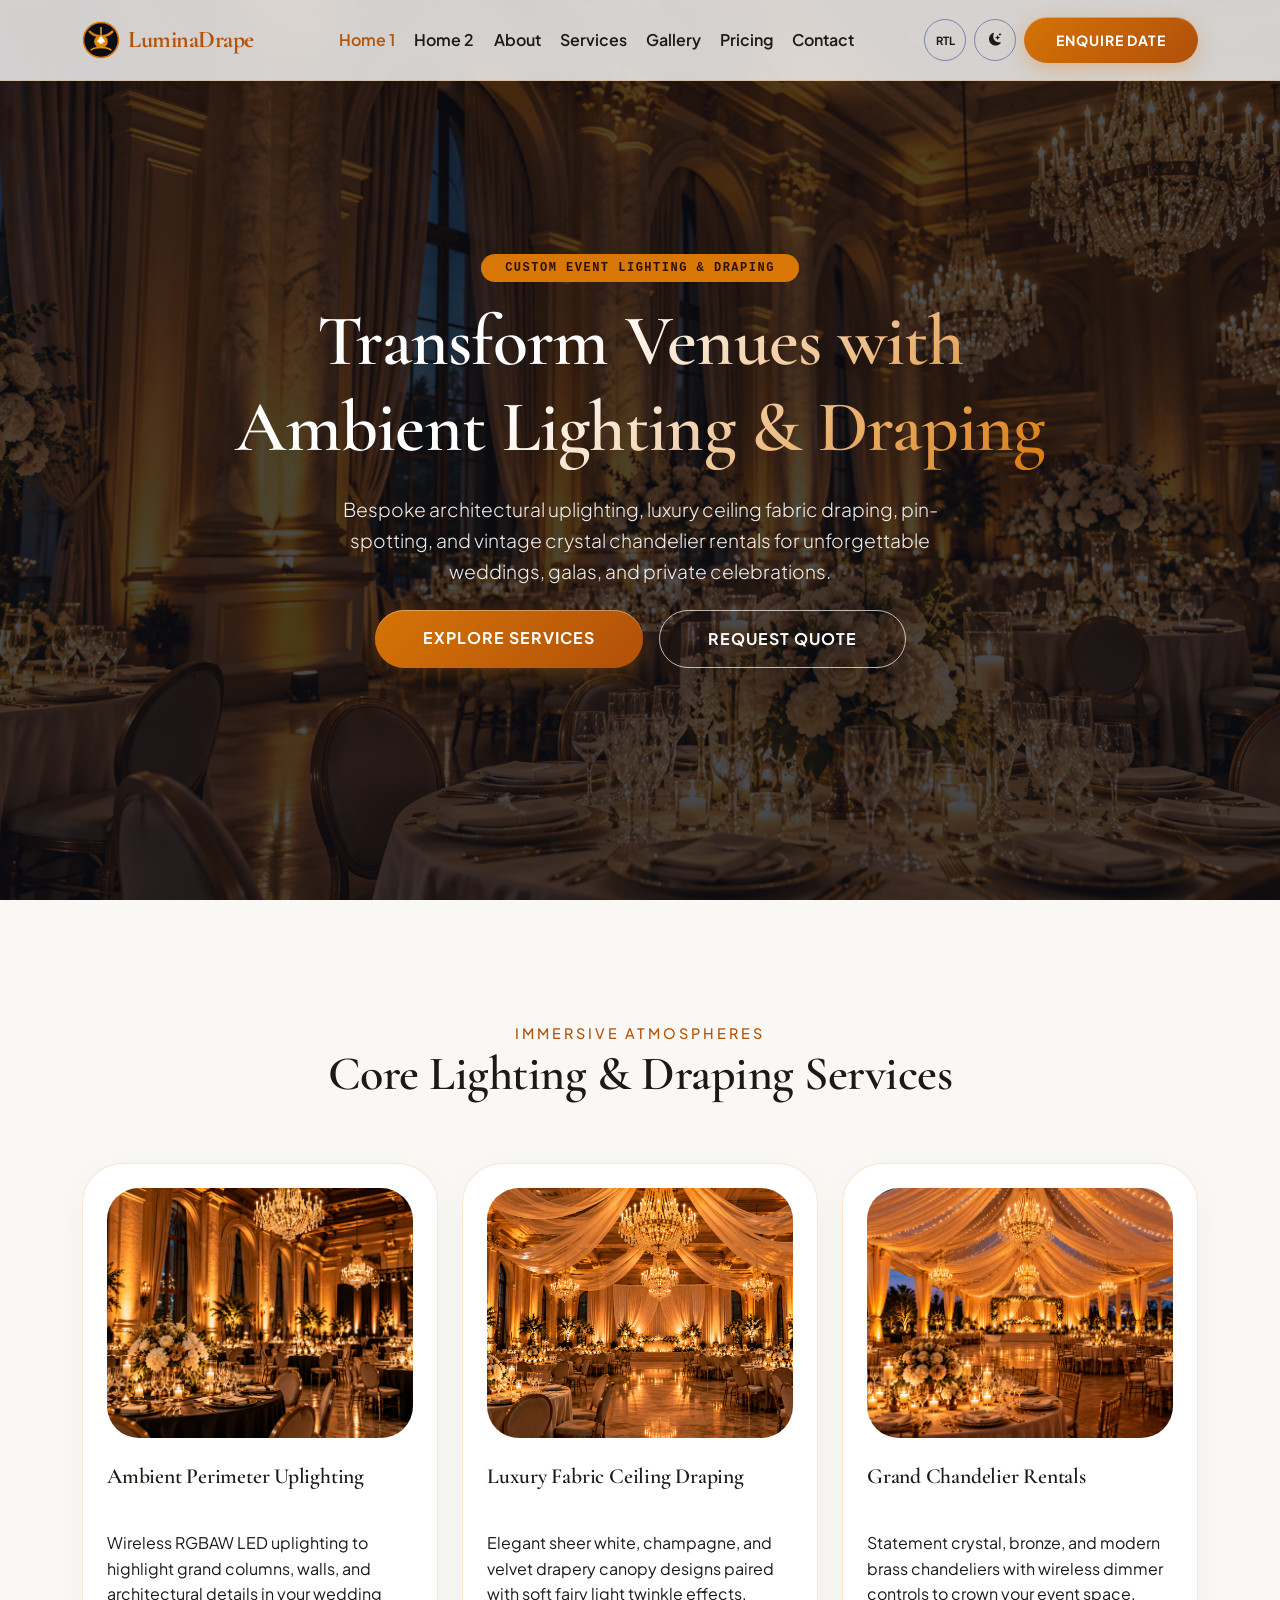
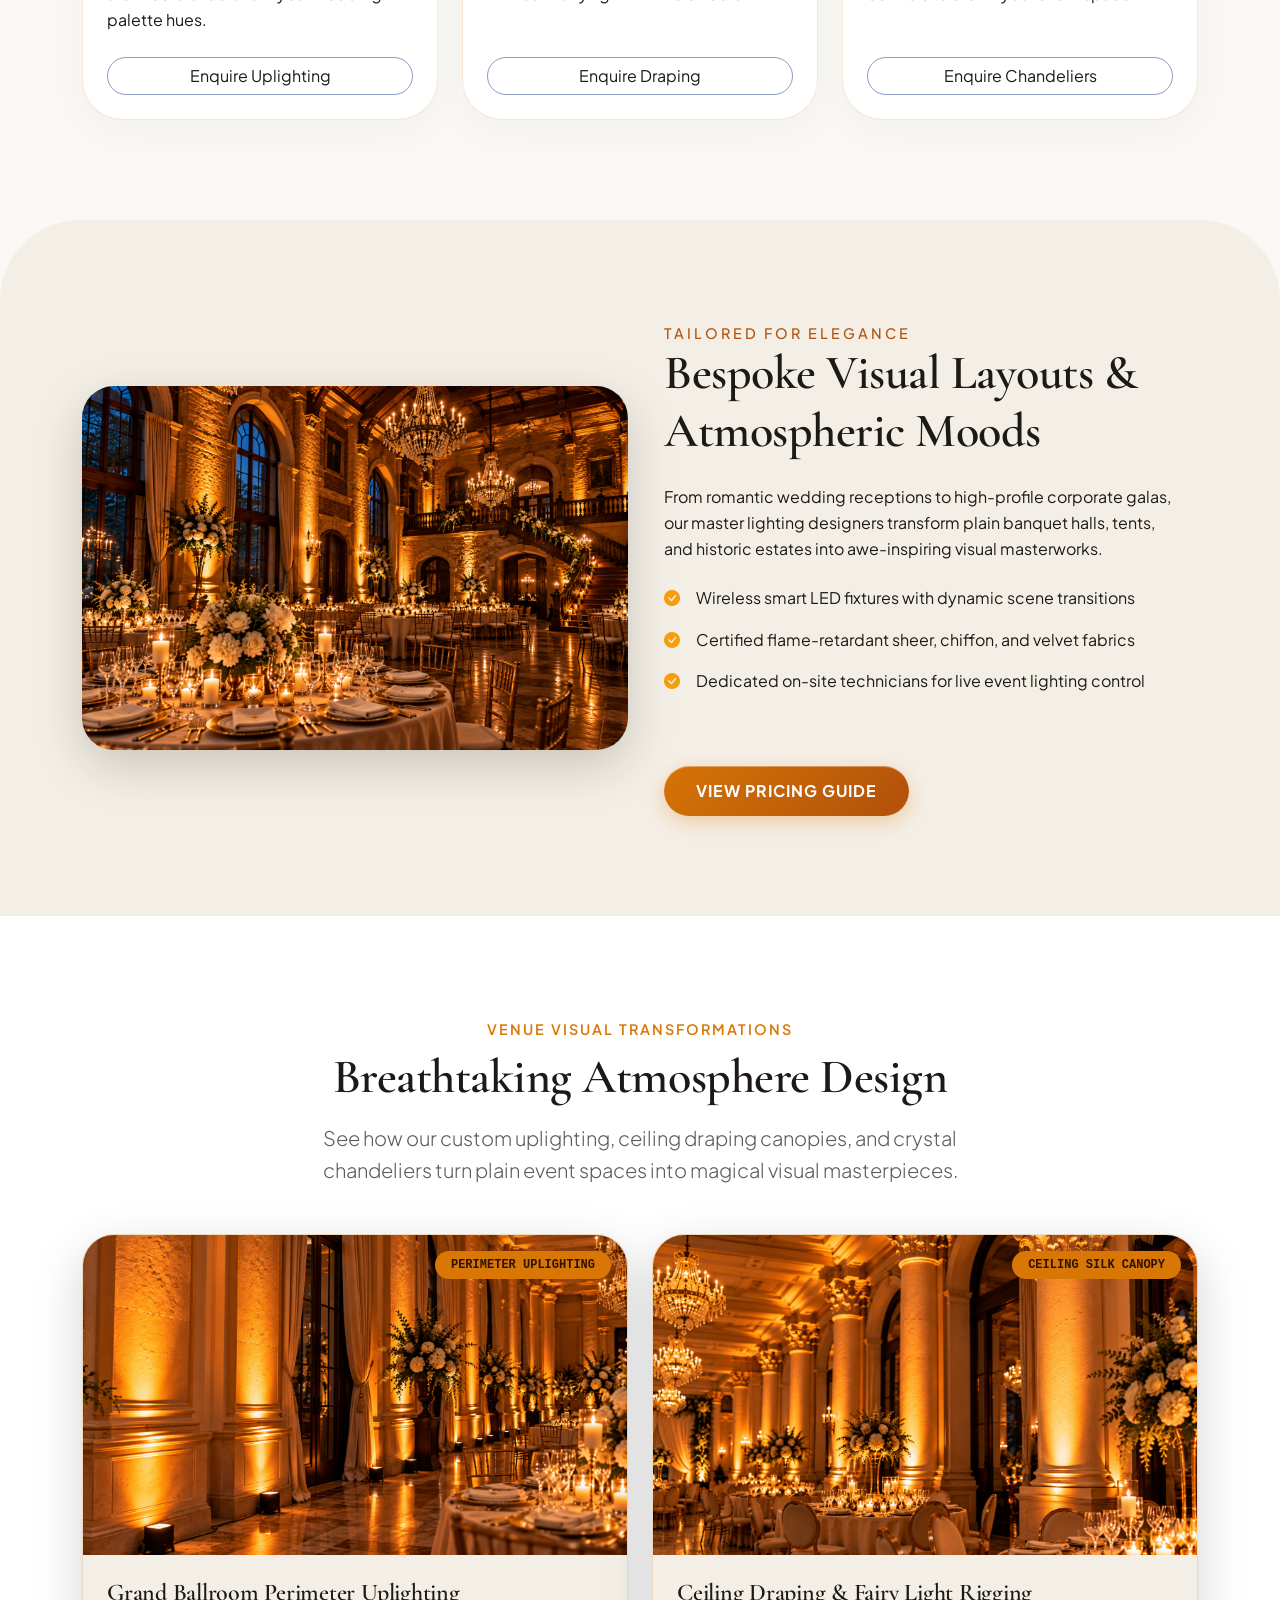
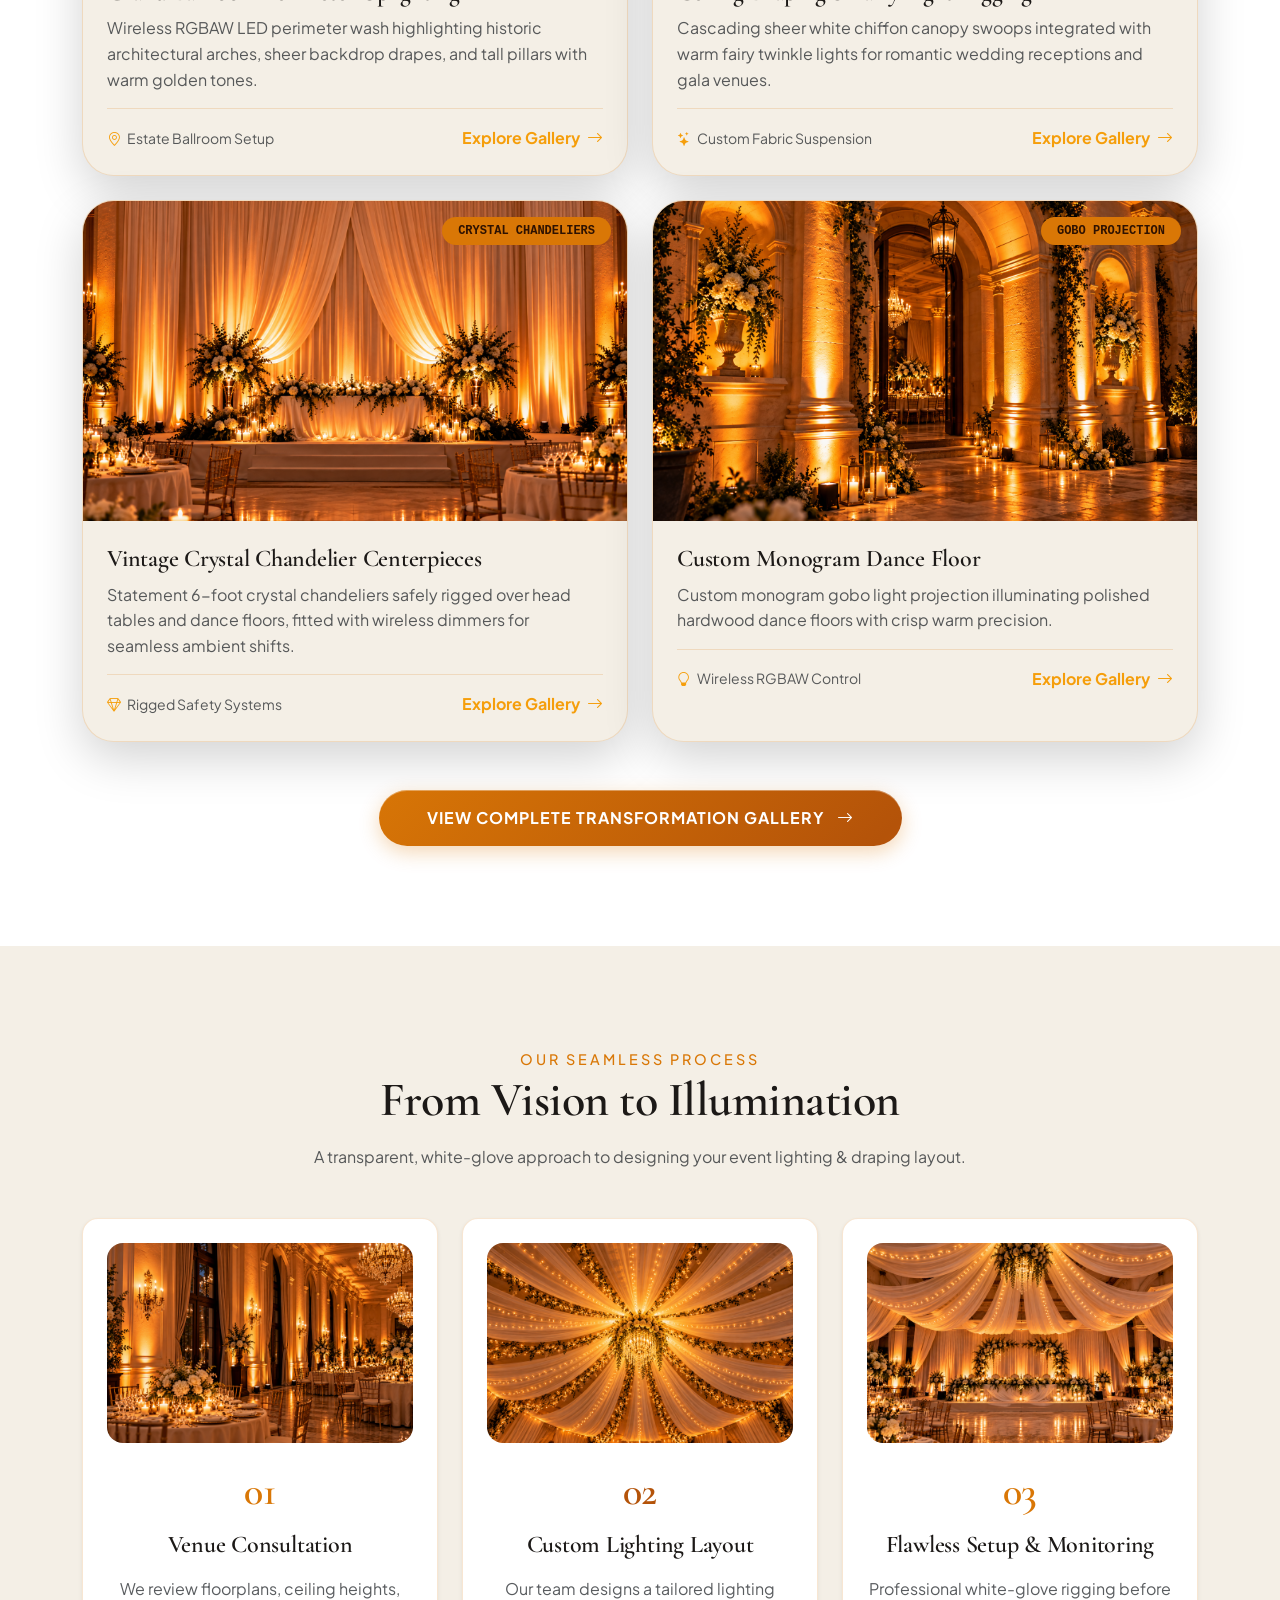
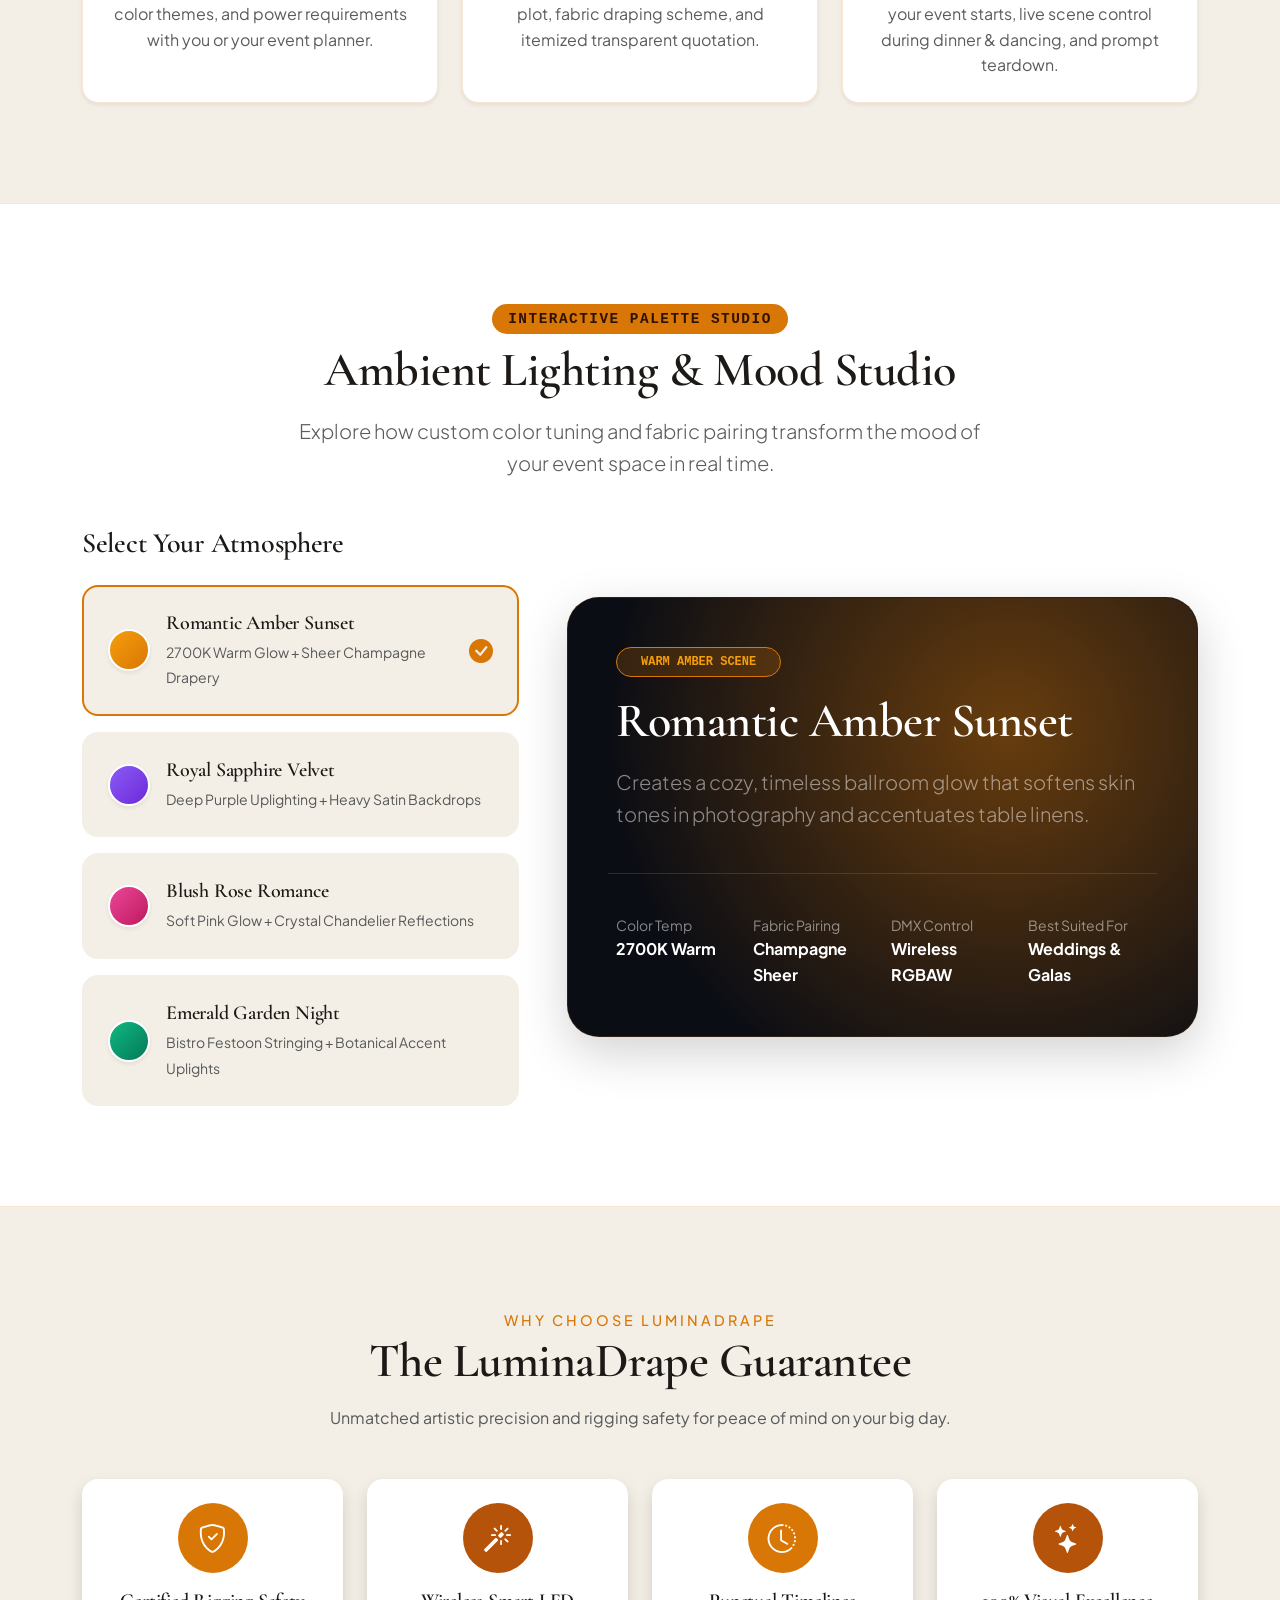
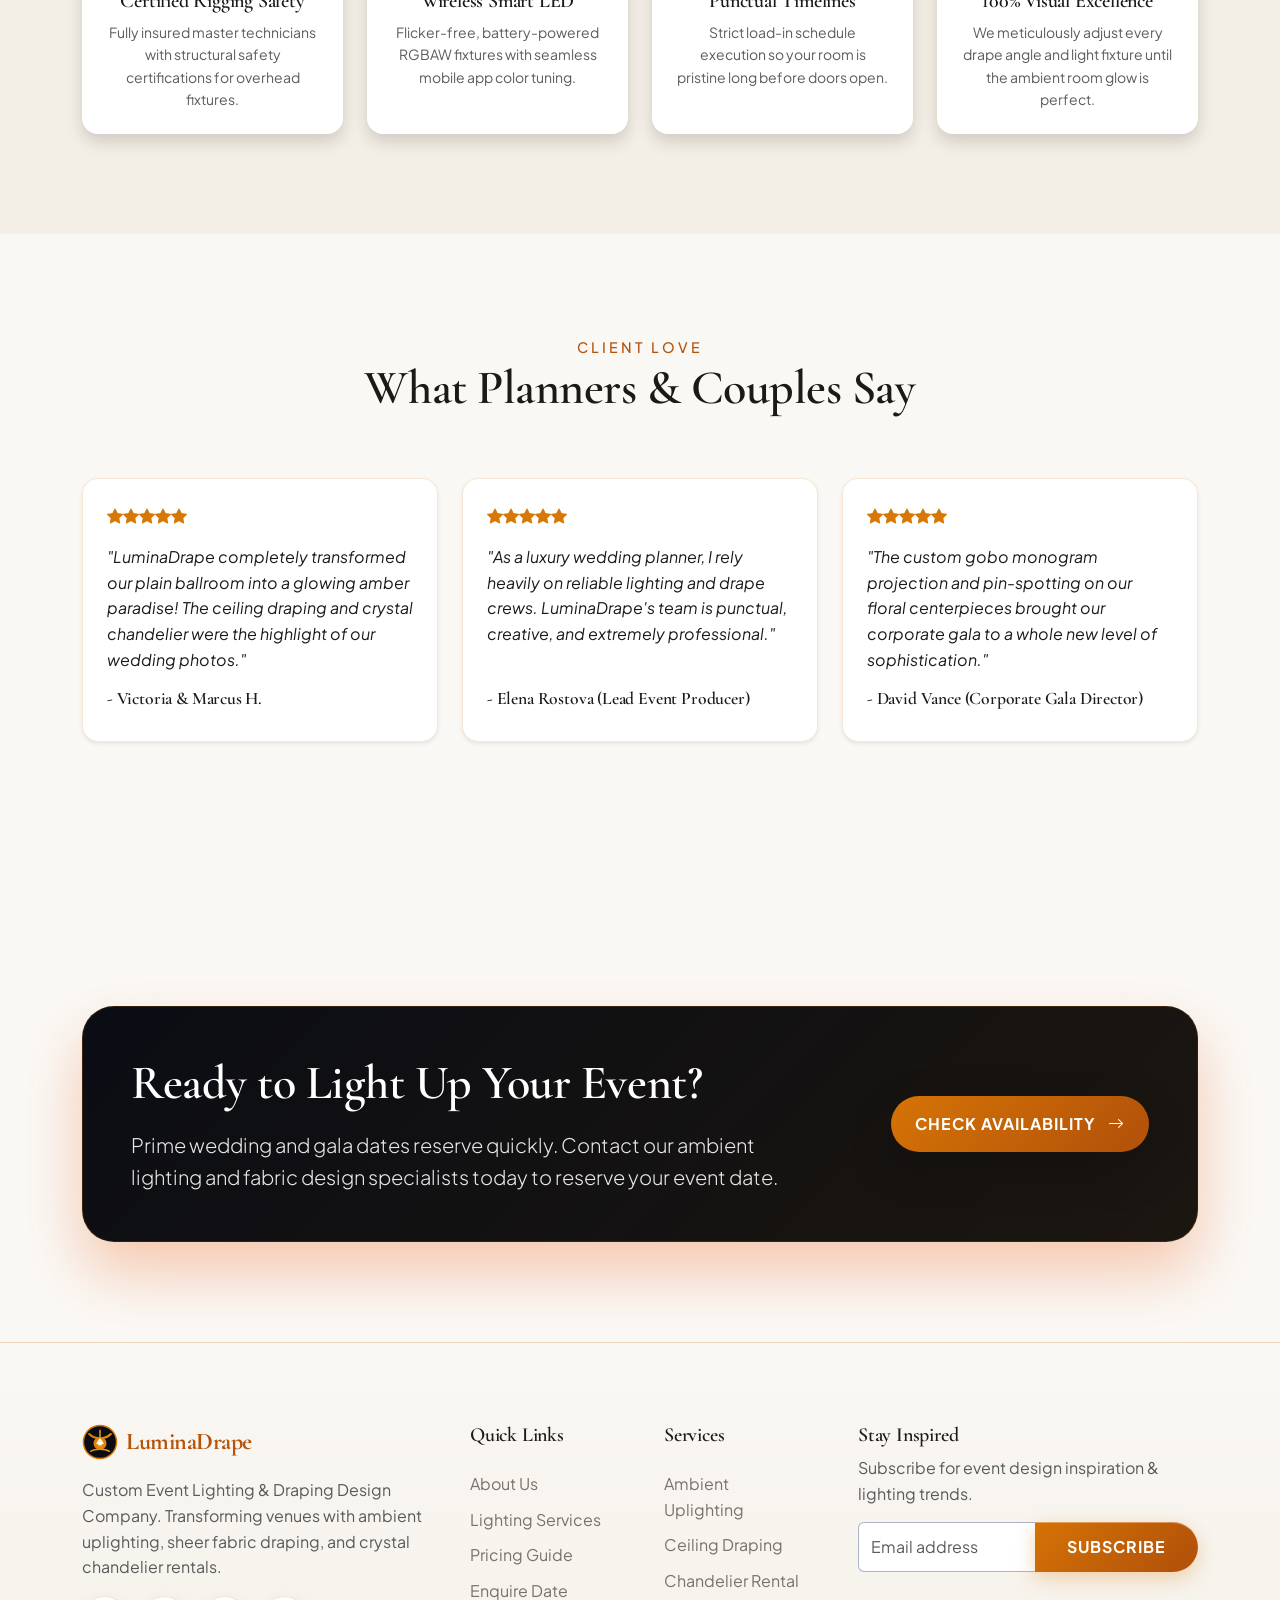
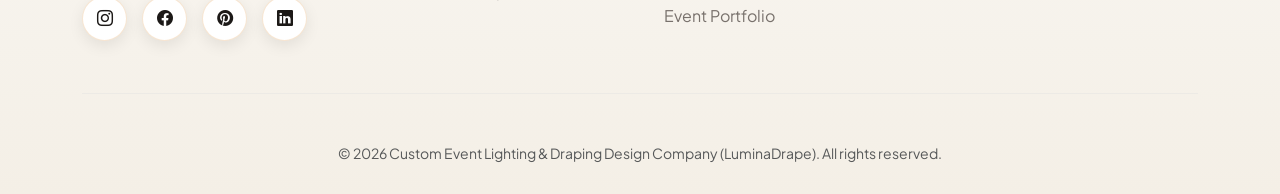
<file: index.html>
<!DOCTYPE html>
<html lang="en">
<head>
    <meta charset="UTF-8">
    <meta name="viewport" content="width=device-width, initial-scale=1.0">
    <title>Custom Event Lighting & Draping Design Company | Ambient Lighting, Draping & Chandelier Rental</title>
    <link rel="icon" href="assets/images/favicon.svg" type="image/svg+xml">
    <meta name="description" content="Custom Event Lighting & Draping Design Company offering ambient venue lighting transformations, uplighting, luxury fabric draping, pin-spotting, and chandelier rentals.">
    
    <!-- Bootstrap 5 CDN -->
    <link href="https://cdn.jsdelivr.net/npm/bootstrap@5.3.0/dist/css/bootstrap.min.css" rel="stylesheet">
    <!-- Bootstrap Icons -->
    <link rel="stylesheet" href="https://cdn.jsdelivr.net/npm/bootstrap-icons@1.11.0/font/bootstrap-icons.css">
    
    <!-- Custom CSS -->
    <link rel="stylesheet" href="assets/css/style.css">
    <link rel="stylesheet" href="assets/css/dark-mode.css">
    <link rel="stylesheet" href="assets/css/rtl.css">
    
    <style>
        .hero-section {
            background: linear-gradient(rgba(11, 13, 20, 0.72), rgba(11, 13, 20, 0.75)), url('assets/images/1.png');
            background-size: cover;
            background-position: center;
            min-height: 100vh;
            display: flex;
            align-items: center;
            color: #ffffff;
        }
        
        .hero-content h1 {
            background: linear-gradient(135deg, #ffffff 40%, var(--sunflower-yellow));
            -webkit-background-clip: text;
            background-clip: text;
            -webkit-text-fill-color: transparent;
            margin-bottom: 1.5rem;
            font-family: var(--font-heading);
            font-weight: 700 !important;
        }
        
        .hero-content p {
            color: rgba(255, 255, 255, 0.92) !important;
            font-size: 1.2rem;
        }
    </style>
</head>
<body data-theme="light">

    <!-- Navbar -->
    <nav class="navbar navbar-expand-xl navbar-custom">
        <div class="container">
            <a class="navbar-brand d-flex align-items-center gap-2" href="index.html" style="text-decoration: none;">
                <svg width="38" height="38" viewBox="0 0 50 50" fill="none" xmlns="http://www.w3.org/2000/svg">
                    <circle cx="25" cy="25" r="23" fill="#0B0D14" stroke="#D97706" stroke-width="2"/>
                    <path d="M10 14C18 22 32 22 40 14" stroke="url(#nav_glow)" stroke-width="3" stroke-linecap="round"/>
                    <path d="M25 8V18" stroke="#F59E0B" stroke-width="2"/>
                    <circle cx="25" cy="27" r="9" fill="url(#nav_bulb)"/>
                    <path d="M21 27L25 21L29 27" stroke="#FFFFFF" stroke-width="2" stroke-linecap="round" stroke-linejoin="round"/>
                    <circle cx="25" cy="27" r="3" fill="#FFFFFF"/>
                    <path d="M12 38C18 34 32 34 38 38" stroke="url(#nav_glow)" stroke-width="2" stroke-linecap="round"/>
                    <defs>
                        <linearGradient id="nav_glow" x1="10" y1="14" x2="40" y2="38" gradientUnits="userSpaceOnUse">
                            <stop stop-color="#D97706"/>
                            <stop offset="1" stop-color="#F59E0B"/>
                        </linearGradient>
                        <radialGradient id="nav_bulb" cx="0" cy="0" r="1" gradientUnits="userSpaceOnUse" gradientTransform="translate(25 27) rotate(90) scale(10)">
                            <stop stop-color="#F59E0B"/>
                            <stop offset="1" stop-color="#D97706"/>
                        </radialGradient>
                    </defs>
                </svg>
                <span class="fs-4 fw-bolder mb-0" style="color: var(--sunflower-yellow); letter-spacing: -0.5px; font-family: 'Cormorant Garamond', Georgia, serif;">Lumina<span style="color: var(--sky-orange);">Drape</span></span>
            </a>
            <button class="navbar-toggler" type="button" data-bs-toggle="collapse" data-bs-target="#navbarNav">
                <span class="navbar-toggler-icon"></span>
            </button>
            <div class="collapse navbar-collapse" id="navbarNav">
                <ul class="navbar-nav mx-auto">
                    <li class="nav-item"><a class="nav-link active" href="index.html">Home 1</a></li>
                    <li class="nav-item"><a class="nav-link" href="home-2.html">Home 2</a></li>
                    <li class="nav-item"><a class="nav-link" href="about.html">About</a></li>
                    <li class="nav-item"><a class="nav-link" href="services.html">Services</a></li>
                    <li class="nav-item"><a class="nav-link" href="gallery.html">Gallery</a></li>
                    <li class="nav-item"><a class="nav-link" href="pricing.html">Pricing</a></li>
                    <li class="nav-item"><a class="nav-link" href="contact.html">Contact</a></li>
                    <li class="nav-item d-lg-none mt-2">
                        <div class="d-flex gap-2 px-2 pb-2">
                            <button class="btn btn-project btn-primary-fest btn-sm flex-fill" onclick="location.href='quote.html'">Enquire Date</button>
                        </div>
                    </li>
                </ul>
                <div class="d-flex align-items-center gap-2">
                    <button id="rtl-toggle" class="btn btn-outline-fest nav-icon-btn btn-sm fw-bold" style="font-size: 0.7rem; padding: 0.25rem 0.5rem;">RTL</button>
                    <button id="theme-toggle" class="btn btn-outline-fest nav-icon-btn btn-sm" style="padding: 0.25rem 0.5rem;"><i class="bi bi-moon-stars-fill" style="font-size: 0.8rem;"></i></button>
                    <button class="btn btn-project btn-primary-fest btn-sm d-none d-lg-block" onclick="location.href='quote.html'">Enquire Date</button>
                </div>
            </div>
        </div>
    </nav>

    <!-- Hero Section -->
    <header class="hero-section">
        <div class="container">
            <div class="row align-items-center justify-content-center">
                <div class="col-lg-9 hero-content text-center" style="z-index: 1;">
                    <span class="badge bg-warning text-dark mb-3 px-4 py-2 rounded-pill text-uppercase font-monospace fw-bold" style="letter-spacing: 1.5px;">Custom Event Lighting & Draping</span>
                    <h1 class="display-3 fw-bold">Transform Venues with Ambient Lighting & Draping</h1>
                    <p class="mx-auto lead mb-4">Bespoke architectural uplighting, luxury ceiling fabric draping, pin-spotting, and vintage crystal chandelier rentals for unforgettable weddings, galas, and private celebrations.</p>
                    <div class="d-grid gap-3 d-sm-flex justify-content-sm-center">
                        <a href="services.html" class="btn btn-project btn-primary-fest px-5 py-3 fs-6">Explore Services</a>
                        <a href="quote.html" class="btn btn-project btn-outline-light px-5 py-3 fs-6" style="border: 1px solid rgba(255, 255, 255, 0.7) !important;">Request Quote</a>
                    </div>
                </div>
            </div>
        </div>
    </header>

    <!-- Section 1: Core Event Lighting & Draping Services -->
    <section class="section-padding">
        <div class="container">
            <div class="section-title">
                <span>Immersive Atmospheres</span>
                <h2>Core Lighting & Draping Services</h2>
            </div>
            <div class="row g-4">
                <div class="col-lg-4 col-md-6">
                    <div class="service-card text-center text-lg-start">
                        <div class="img-wrapper">
                            <img src="assets/images/2.png" alt="Ambient Event Uplighting">
                        </div>
                        <h3>Ambient Perimeter Uplighting</h3>
                        <p>Wireless RGBAW LED uplighting to highlight grand columns, walls, and architectural details in your wedding palette hues.</p>
                        <a href="quote.html" class="btn btn-outline-fest w-100">Enquire Uplighting</a>
                    </div>
                </div>
                <div class="col-lg-4 col-md-6">
                    <div class="service-card text-center text-lg-start">
                        <div class="img-wrapper">
                            <img src="assets/images/3.png" alt="Ceiling & Backdrop Draping">
                        </div>
                        <h3>Luxury Fabric Ceiling Draping</h3>
                        <p>Elegant sheer white, champagne, and velvet drapery canopy designs paired with soft fairy light twinkle effects.</p>
                        <a href="quote.html" class="btn btn-outline-fest w-100">Enquire Draping</a>
                    </div>
                </div>
                <div class="col-lg-4 col-md-6 mx-auto">
                    <div class="service-card text-center text-lg-start">
                        <div class="img-wrapper">
                            <img src="assets/images/4.png" alt="Crystal Chandelier Rental">
                        </div>
                        <h3>Grand Chandelier Rentals</h3>
                        <p>Statement crystal, bronze, and modern brass chandeliers with wireless dimmer controls to crown your event space.</p>
                        <a href="quote.html" class="btn btn-outline-fest w-100">Enquire Chandeliers</a>
                    </div>
                </div>
            </div>
        </div>
    </section>

    <!-- Section 2: Comprehensive Property Care / Event Tailoring -->
    <section class="section-padding" style="background: var(--secondary-bg); border-radius: 5rem 5rem 0 0;">
        <div class="container">
            <div class="row align-items-center">
                <div class="col-lg-6 mb-4 mb-lg-0">
                    <img src="assets/images/5.png" class="img-fluid rounded-5 shadow-lg" alt="Event Lighting & Draping Transformation" style="max-height: 420px; width: 100%; object-fit: cover;">
                </div>
                <div class="col-lg-6 px-lg-4 text-center text-lg-start">
                    <div class="section-title text-center text-lg-start mb-4">
                        <span>Tailored for Elegance</span>
                        <h2>Bespoke Visual Layouts & Atmospheric Moods</h2>
                    </div>
                    <p class="mb-4">From romantic wedding receptions to high-profile corporate galas, our master lighting designers transform plain banquet halls, tents, and historic estates into awe-inspiring visual masterworks.</p>
                    <ul class="list-unstyled mb-5 d-inline-block text-start">
                        <li class="mb-3 d-flex align-items-center gap-3"><i class="bi bi-check-circle-fill text-warning"></i> Wireless smart LED fixtures with dynamic scene transitions</li>
                        <li class="mb-3 d-flex align-items-center gap-3"><i class="bi bi-check-circle-fill text-warning"></i> Certified flame-retardant sheer, chiffon, and velvet fabrics</li>
                        <li class="mb-3 d-flex align-items-center gap-3"><i class="bi bi-check-circle-fill text-warning"></i> Dedicated on-site technicians for live event lighting control</li>
                    </ul>
                    <div class="mt-2">
                        <a href="pricing.html" class="btn btn-project btn-primary-fest">View Pricing Guide</a>
                    </div>
                </div>
            </div>
        </div>
    </section>

    <!-- Unique Section 1: Venue Visual Transformations (Showcase Grid) -->
    <section class="section-padding" style="background: var(--card-bg);">
        <div class="container">
            <div class="section-title text-center mb-5">
                <span style="color: var(--sunflower-yellow); font-weight: 600; text-transform: uppercase; letter-spacing: 2px;">Venue Visual Transformations</span>
                <h2 class="display-5 fw-bolder text-main mt-2">Breathtaking Atmosphere Design</h2>
                <p class="text-muted mt-2 lead mx-auto" style="max-width: 650px;">See how our custom uplighting, ceiling draping canopies, and crystal chandeliers turn plain event spaces into magical visual masterpieces.</p>
            </div>
            <div class="row g-4">
                <div class="col-lg-6">
                    <div class="transformation-card rounded-5 overflow-hidden shadow-lg position-relative h-100 border" style="border-color: var(--border-color) !important; background: var(--secondary-bg);">
                        <div class="transform-img-wrap position-relative overflow-hidden" style="height: 320px;">
                            <img src="assets/images/6.png" class="w-100 h-100 object-fit-cover" alt="Grand Ballroom Ambient Transformation" style="transition: transform 0.6s ease;">
                            <span class="position-absolute top-0 end-0 m-3 badge bg-warning text-dark px-3 py-2 rounded-pill font-monospace fw-bold" >PERIMETER UPLIGHTING</span>
                        </div>
                        <div class="p-4">
                            <h4 class="fw-bold text-main mb-2" style="font-family: var(--font-heading);">Grand Ballroom Perimeter Uplighting</h4>
                            <p class="text-muted mb-3">Wireless RGBAW LED perimeter wash highlighting historic architectural arches, sheer backdrop drapes, and tall pillars with warm golden tones.</p>
                            <div class="d-flex align-items-center justify-content-between pt-3 border-top" style="border-color: var(--border-color) !important;">
                                <span class="small text-muted"><i class="bi bi-geo-alt me-1 text-warning"></i> Estate Ballroom Setup</span>
                                <a href="gallery.html" class="fw-bold text-warning text-decoration-none">Explore Gallery <i class="bi bi-arrow-right ms-1"></i></a>
                            </div>
                        </div>
                    </div>
                </div>
                <div class="col-lg-6">
                    <div class="transformation-card rounded-5 overflow-hidden shadow-lg position-relative h-100 border" style="border-color: var(--border-color) !important; background: var(--secondary-bg);">
                        <div class="transform-img-wrap position-relative overflow-hidden" style="height: 320px;">
                            <img src="assets/images/7.png" class="w-100 h-100 object-fit-cover" alt="Ceiling Fabric Canopy & Fairy Lights" style="transition: transform 0.6s ease;">
                            <span class="position-absolute top-0 end-0 m-3 badge bg-warning text-dark px-3 py-2 rounded-pill font-monospace fw-bold" >CEILING SILK CANOPY</span>
                        </div>
                        <div class="p-4">
                            <h4 class="fw-bold text-main mb-2" style="font-family: var(--font-heading);">Ceiling Draping & Fairy Light Rigging</h4>
                            <p class="text-muted mb-3">Cascading sheer white chiffon canopy swoops integrated with warm fairy twinkle lights for romantic wedding receptions and gala venues.</p>
                            <div class="d-flex align-items-center justify-content-between pt-3 border-top" style="border-color: var(--border-color) !important;">
                                <span class="small text-muted"><i class="bi bi-stars me-1 text-warning"></i> Custom Fabric Suspension</span>
                                <a href="gallery.html" class="fw-bold text-warning text-decoration-none">Explore Gallery <i class="bi bi-arrow-right ms-1"></i></a>
                            </div>
                        </div>
                    </div>
                </div>
                <div class="col-lg-6">
                    <div class="transformation-card rounded-5 overflow-hidden shadow-lg position-relative h-100 border" style="border-color: var(--border-color) !important; background: var(--secondary-bg);">
                        <div class="transform-img-wrap position-relative overflow-hidden" style="height: 320px;">
                            <img src="assets/images/8.png" class="w-100 h-100 object-fit-cover" alt="Vintage Crystal Chandelier Rigging" style="transition: transform 0.6s ease;">
                            <span class="position-absolute top-0 end-0 m-3 badge bg-warning text-dark px-3 py-2 rounded-pill font-monospace fw-bold" >CRYSTAL CHANDELIERS</span>
                        </div>
                        <div class="p-4">
                            <h4 class="fw-bold text-main mb-2" style="font-family: var(--font-heading);">Vintage Crystal Chandelier Centerpieces</h4>
                            <p class="text-muted mb-3">Statement 6-foot crystal chandeliers safely rigged over head tables and dance floors, fitted with wireless dimmers for seamless ambient shifts.</p>
                            <div class="d-flex align-items-center justify-content-between pt-3 border-top" style="border-color: var(--border-color) !important;">
                                <span class="small text-muted"><i class="bi bi-gem me-1 text-warning"></i> Rigged Safety Systems</span>
                                <a href="gallery.html" class="fw-bold text-warning text-decoration-none">Explore Gallery <i class="bi bi-arrow-right ms-1"></i></a>
                            </div>
                        </div>
                    </div>
                </div>
                <div class="col-lg-6">
                    <div class="transformation-card rounded-5 overflow-hidden shadow-lg position-relative h-100 border" style="border-color: var(--border-color) !important; background: var(--secondary-bg);">
                        <div class="transform-img-wrap position-relative overflow-hidden" style="height: 320px;">
                            <img src="assets/images/9.png" class="w-100 h-100 object-fit-cover" alt="Custom Monogram Gobo Projection" style="transition: transform 0.6s ease;">
                            <span class="position-absolute top-0 end-0 m-3 badge bg-warning text-dark px-3 py-2 rounded-pill font-monospace fw-bold" >GOBO PROJECTION</span>
                        </div>
                        <div class="p-4">
                            <h4 class="fw-bold text-main mb-2" style="font-family: var(--font-heading);">Custom Monogram Dance Floor</h4>
                            <p class="text-muted mb-3">Custom monogram gobo light projection illuminating polished hardwood dance floors with crisp warm precision.</p>
                            <div class="d-flex align-items-center justify-content-between pt-3 border-top" style="border-color: var(--border-color) !important;">
                                <span class="small text-muted"><i class="bi bi-lightbulb me-1 text-warning"></i> Wireless RGBAW Control</span>
                                <a href="gallery.html" class="fw-bold text-warning text-decoration-none">Explore Gallery <i class="bi bi-arrow-right ms-1"></i></a>
                            </div>
                        </div>
                    </div>
                </div>
            </div>
            <div class="text-center mt-5">
                <a href="gallery.html" class="btn btn-project btn-primary-fest rounded-pill px-5 py-3 fs-6">View Complete Transformation Gallery <i class="bi bi-arrow-right ms-2"></i></a>
            </div>
        </div>
    </section>

    <!-- Section 4: How It Works / Our Process -->
    <section class="section-padding" style="background: var(--secondary-bg);">
        <div class="container">
            <div class="section-title text-center mb-5">
                <span style="color: var(--sunflower-yellow);">Our Seamless Process</span>
                <h2 class="text-main">From Vision to Illumination</h2>
                <p class="text-muted mt-2">A transparent, white-glove approach to designing your event lighting & draping layout.</p>
            </div>
            <div class="row g-4 justify-content-center">
                <!-- Step 1 -->
                <div class="col-md-6 col-lg-4">
                    <div class="service-card p-4 text-center h-100 shadow-sm rounded-4" style="background: var(--card-bg);">
                        <img src="assets/images/10.png" class="img-fluid rounded-4 mb-4" alt="Event Consultation" style="height: 200px; width: 100%; object-fit: cover;">
                        <div class="h1 fw-bold mb-3" style="color: var(--sunflower-yellow); font-family: var(--font-heading);">01</div>
                        <h4 class="text-main mb-3">Venue Consultation</h4>
                        <p class="text-muted mb-0">We review floorplans, ceiling heights, color themes, and power requirements with you or your event planner.</p>
                    </div>
                </div>
                <!-- Step 2 -->
                <div class="col-md-6 col-lg-4">
                    <div class="service-card p-4 text-center h-100 shadow-sm rounded-4" style="background: var(--card-bg);">
                        <img src="assets/images/11.png" class="img-fluid rounded-4 mb-4" alt="Custom Lighting Proposal" style="height: 200px; width: 100%; object-fit: cover;">
                        <div class="h1 fw-bold mb-3" style="color: var(--sky-orange); font-family: var(--font-heading);">02</div>
                        <h4 class="text-main mb-3">Custom Lighting Layout</h4>
                        <p class="text-muted mb-0">Our team designs a tailored lighting plot, fabric draping scheme, and itemized transparent quotation.</p>
                    </div>
                </div>
                <!-- Step 3 -->
                <div class="col-md-6 col-lg-4">
                    <div class="service-card p-4 text-center h-100 shadow-sm rounded-4" style="background: var(--card-bg);">
                        <img src="assets/images/12.png" class="img-fluid rounded-4 mb-4" alt="Flawless Execution" style="height: 200px; width: 100%; object-fit: cover;">
                        <div class="h1 fw-bold mb-3" style="color: var(--sunflower-yellow); font-family: var(--font-heading);">03</div>
                        <h4 class="text-main mb-3">Flawless Setup & Monitoring</h4>
                        <p class="text-muted mb-0">Professional white-glove rigging before your event starts, live scene control during dinner & dancing, and prompt teardown.</p>
                    </div>
                </div>
            </div>
        </div>
    </section>

    <!-- Unique Section: Interactive Ambient Lighting & Palette Studio -->
    <section class="section-padding overflow-hidden position-relative" style="background: var(--card-bg); border-top: 1px solid var(--border-color); border-bottom: 1px solid var(--border-color);">
        <div class="container">
            <div class="section-title text-center mb-5">
                <span class="badge bg-warning text-dark px-3 py-2 rounded-pill font-monospace text-uppercase mb-2" style="letter-spacing: 1.5px;">Interactive Palette Studio</span>
                <h2 class="display-5 fw-bolder text-main">Ambient Lighting & Mood Studio</h2>
                <p class="text-muted lead mx-auto" style="max-width: 700px;">Explore how custom color tuning and fabric pairing transform the mood of your event space in real time.</p>
            </div>

            <div class="row align-items-center g-5">
                <!-- Color Selector Controls -->
                <div class="col-lg-5">
                    <h3 class="fw-bold mb-4" style="font-family: var(--font-heading);">Select Your Atmosphere</h3>
                    <div class="d-flex flex-column gap-3" id="palette-controls">
                        <!-- Mood 1 -->
                        <div class="palette-option-card active p-4 rounded-4 cursor-pointer d-flex align-items-center justify-content-between" 
                             style="background: var(--secondary-bg); border: 2px solid var(--sunflower-yellow); transition: all 0.3s ease; cursor: pointer;"
                             onclick="switchPalette('amber', this)">
                            <div class="d-flex align-items-center gap-3">
                                <div class="palette-color-swatch rounded-circle shadow-sm" style="width: 42px; height: 42px; background: linear-gradient(135deg, #f59e0b, #d97706); border: 2px solid #fff; flex-shrink: 0;"></div>
                                <div>
                                    <h5 class="fw-bold mb-1" style="font-family: var(--font-heading);">Romantic Amber Sunset</h5>
                                    <span class="small text-muted">2700K Warm Glow + Sheer Champagne Drapery</span>
                                </div>
                            </div>
                            <i class="bi bi-check-circle-fill fs-4" style="color: var(--sunflower-yellow);"></i>
                        </div>

                        <!-- Mood 2 -->
                        <div class="palette-option-card p-4 rounded-4 cursor-pointer d-flex align-items-center justify-content-between" 
                             style="background: var(--secondary-bg); border: 2px solid transparent; transition: all 0.3s ease; cursor: pointer;"
                             onclick="switchPalette('purple', this)">
                            <div class="d-flex align-items-center gap-3">
                                <div class="palette-color-swatch rounded-circle shadow-sm" style="width: 42px; height: 42px; background: linear-gradient(135deg, #8b5cf6, #6d28d9); border: 2px solid #fff; flex-shrink: 0;"></div>
                                <div>
                                    <h5 class="fw-bold mb-1" style="font-family: var(--font-heading);">Royal Sapphire Velvet</h5>
                                    <span class="small text-muted">Deep Purple Uplighting + Heavy Satin Backdrops</span>
                                </div>
                            </div>
                            <i class="bi bi-check-circle-fill fs-4 d-none" style="color: #8b5cf6;"></i>
                        </div>

                        <!-- Mood 3 -->
                        <div class="palette-option-card p-4 rounded-4 cursor-pointer d-flex align-items-center justify-content-between" 
                             style="background: var(--secondary-bg); border: 2px solid transparent; transition: all 0.3s ease; cursor: pointer;"
                             onclick="switchPalette('rose', this)">
                            <div class="d-flex align-items-center gap-3">
                                <div class="palette-color-swatch rounded-circle shadow-sm" style="width: 42px; height: 42px; background: linear-gradient(135deg, #ec4899, #be185d); border: 2px solid #fff; flex-shrink: 0;"></div>
                                <div>
                                    <h5 class="fw-bold mb-1" style="font-family: var(--font-heading);">Blush Rose Romance</h5>
                                    <span class="small text-muted">Soft Pink Glow + Crystal Chandelier Reflections</span>
                                </div>
                            </div>
                            <i class="bi bi-check-circle-fill fs-4 d-none" style="color: #ec4899;"></i>
                        </div>

                        <!-- Mood 4 -->
                        <div class="palette-option-card p-4 rounded-4 cursor-pointer d-flex align-items-center justify-content-between" 
                             style="background: var(--secondary-bg); border: 2px solid transparent; transition: all 0.3s ease; cursor: pointer;"
                             onclick="switchPalette('emerald', this)">
                            <div class="d-flex align-items-center gap-3">
                                <div class="palette-color-swatch rounded-circle shadow-sm" style="width: 42px; height: 42px; background: linear-gradient(135deg, #10b981, #047857); border: 2px solid #fff; flex-shrink: 0;"></div>
                                <div>
                                    <h5 class="fw-bold mb-1" style="font-family: var(--font-heading);">Emerald Garden Night</h5>
                                    <span class="small text-muted">Bistro Festoon Stringing + Botanical Accent Uplights</span>
                                </div>
                            </div>
                            <i class="bi bi-check-circle-fill fs-4 d-none" style="color: #10b981;"></i>
                        </div>
                    </div>
                </div>

                <!-- Live Preview Visual Card -->
                <div class="col-lg-7">
                    <div class="position-relative p-4 p-md-5 rounded-5 overflow-hidden shadow-lg" id="palette-preview-card" style="background: #0b0d14; border: 1px solid var(--border-color); min-height: 440px; display: flex; flex-direction: column; justify-content: space-between;">
                        <!-- Ambient Dynamic Glow Overlay -->
                        <div id="palette-glow-bg" class="position-absolute top-0 start-0 w-100 h-100" style="background: radial-gradient(circle at 70% 30%, rgba(217, 119, 6, 0.45) 0%, rgba(11, 13, 20, 0.95) 75%); transition: all 0.6s ease; pointer-events: none;"></div>

                        <div class="position-relative z-1 mb-4">
                            <span id="palette-badge" class="badge px-4 py-2 rounded-pill font-monospace text-uppercase fw-bold mb-3" style="background: rgba(217, 119, 6, 0.2); color: #f59e0b; border: 1px solid #d97706;">WARM AMBER SCENE</span>
                            <h2 id="palette-title" class="display-5 fw-bold text-white mb-3" style="font-family: var(--font-heading);">Romantic Amber Sunset</h2>
                            <p id="palette-desc" class="lead text-white-50 mb-0" style="max-width: 550px;">Creates a cozy, timeless ballroom glow that softens skin tones in photography and accentuates table linens.</p>
                        </div>

                        <div class="position-relative z-1 row g-3 pt-4 border-top" style="border-color: rgba(255,255,255,0.12) !important;">
                            <div class="col-6 col-sm-3">
                                <span class="d-block small text-white-50">Color Temp</span>
                                <strong id="palette-temp" class="text-white">2700K Warm</strong>
                            </div>
                            <div class="col-6 col-sm-3">
                                <span class="d-block small text-white-50">Fabric Pairing</span>
                                <strong id="palette-fabric" class="text-white">Champagne Sheer</strong>
                            </div>
                            <div class="col-6 col-sm-3">
                                <span class="d-block small text-white-50">DMX Control</span>
                                <strong id="palette-dmx" class="text-white">Wireless RGBAW</strong>
                            </div>
                            <div class="col-6 col-sm-3">
                                <span class="d-block small text-white-50">Best Suited For</span>
                                <strong id="palette-best" class="text-white">Weddings & Galas</strong>
                            </div>
                        </div>
                    </div>
                </div>
            </div>
        </div>

        <script>
            function switchPalette(theme, cardElem) {
                const options = document.querySelectorAll('.palette-option-card');
                options.forEach(opt => {
                    opt.style.border = '2px solid transparent';
                    const icon = opt.querySelector('.bi-check-circle-fill');
                    if (icon) icon.classList.add('d-none');
                });

                cardElem.style.border = '2px solid var(--sunflower-yellow)';
                const activeIcon = cardElem.querySelector('.bi-check-circle-fill');
                if (activeIcon) activeIcon.classList.remove('d-none');

                const glow = document.getElementById('palette-glow-bg');
                const title = document.getElementById('palette-title');
                const desc = document.getElementById('palette-desc');
                const badge = document.getElementById('palette-badge');
                const temp = document.getElementById('palette-temp');
                const fabric = document.getElementById('palette-fabric');
                const dmx = document.getElementById('palette-dmx');
                const best = document.getElementById('palette-best');

                if (theme === 'amber') {
                    glow.style.background = 'radial-gradient(circle at 70% 30%, rgba(217, 119, 6, 0.5) 0%, rgba(11, 13, 20, 0.95) 75%)';
                    badge.style.background = 'rgba(217, 119, 6, 0.2)';
                    badge.style.color = '#f59e0b';
                    badge.style.borderColor = '#d97706';
                    badge.innerText = 'WARM AMBER SCENE';
                    title.innerText = 'Romantic Amber Sunset';
                    desc.innerText = 'Creates a cozy, timeless ballroom glow that softens skin tones in photography and accentuates table linens.';
                    temp.innerText = '2700K Warm';
                    fabric.innerText = 'Champagne Sheer';
                    dmx.innerText = 'Wireless RGBAW';
                    best.innerText = 'Weddings & Galas';
                } else if (theme === 'purple') {
                    glow.style.background = 'radial-gradient(circle at 70% 30%, rgba(139, 92, 246, 0.5) 0%, rgba(11, 13, 20, 0.95) 75%)';
                    badge.style.background = 'rgba(139, 92, 246, 0.2)';
                    badge.style.color = '#a78bfa';
                    badge.style.borderColor = '#8b5cf6';
                    badge.innerText = 'ROYAL SAPPHIRE SCENE';
                    title.innerText = 'Royal Sapphire Velvet';
                    desc.innerText = 'Immersive deep purple wall washes combined with high-contrast stage lighting for award galas and grand entries.';
                    temp.innerText = '4500K Vivid';
                    fabric.innerText = 'Heavy Velvet Drapes';
                    dmx.innerText = 'DMX Master Console';
                    best.innerText = 'Award Shows & Galas';
                } else if (theme === 'rose') {
                    glow.style.background = 'radial-gradient(circle at 70% 30%, rgba(236, 72, 153, 0.5) 0%, rgba(11, 13, 20, 0.95) 75%)';
                    badge.style.background = 'rgba(236, 72, 153, 0.2)';
                    badge.style.color = '#f472b6';
                    badge.style.borderColor = '#ec4899';
                    badge.innerText = 'BLUSH ROSE SCENE';
                    title.innerText = 'Blush Rose Romance';
                    desc.innerText = 'Delicate rose pink hues synchronized with pin-spotted floral table centerpieces for an ethereal romantic feeling.';
                    temp.innerText = '3200K Soft Rose';
                    fabric.innerText = 'Silk & Crystal Rigging';
                    dmx.innerText = 'App Scene Presets';
                    best.innerText = 'Receptions & Rehearsals';
                } else if (theme === 'emerald') {
                    glow.style.background = 'radial-gradient(circle at 70% 30%, rgba(16, 185, 129, 0.5) 0%, rgba(11, 13, 20, 0.95) 75%)';
                    badge.style.background = 'rgba(16, 185, 129, 0.2)';
                    badge.style.color = '#34d399';
                    badge.style.borderColor = '#10b981';
                    badge.innerText = 'EMERALD GARDEN SCENE';
                    title.innerText = 'Emerald Garden Night';
                    desc.innerText = 'Vibrant outdoor festoon lighting combined with botanical tree uplighting for fairy-tale garden receptions.';
                    temp.innerText = '3000K Bistro Festoon';
                    fabric.innerText = 'Outdoor Waterproof Cable';
                    dmx.innerText = 'Smart Battery Pack';
                    best.innerText = 'Garden Receptions';
                }
            }
        </script>
    </section>

    <!-- New Section: Why Choose Us -->
    <section class="section-padding" style="background: var(--secondary-bg);">
        <div class="container">
            <div class="section-title text-center mb-5">
                <span style="color: var(--sunflower-yellow);">Why Choose LuminaDrape</span>
                <h2>The LuminaDrape Guarantee</h2>
                <p class="text-muted mt-2">Unmatched artistic precision and rigging safety for peace of mind on your big day.</p>
            </div>
            <div class="row g-4 text-center">
                <div class="col-md-6 col-lg-3">
                    <div class="p-4 rounded-4 h-100 shadow border-0" style="background: var(--card-bg); transition: transform 0.3s ease;" onmouseover="this.style.transform='translateY(-10px)'" onmouseout="this.style.transform='translateY(0)'">
                        <div class="icon-circle text-white mb-3 mx-auto d-flex align-items-center justify-content-center" style="background: var(--sunflower-yellow); width: 70px; height: 70px; border-radius: 50%; font-size: 1.8rem;">
                            <i class="bi bi-shield-check"></i>
                        </div>
                        <h5 class="fw-bold">Certified Rigging Safety</h5>
                        <p class="text-muted mb-0 small">Fully insured master technicians with structural safety certifications for overhead fixtures.</p>
                    </div>
                </div>
                <div class="col-md-6 col-lg-3">
                    <div class="p-4 rounded-4 h-100 shadow border-0" style="background: var(--card-bg); transition: transform 0.3s ease;" onmouseover="this.style.transform='translateY(-10px)'" onmouseout="this.style.transform='translateY(0)'">
                        <div class="icon-circle text-white mb-3 mx-auto d-flex align-items-center justify-content-center" style="background: var(--sky-orange); width: 70px; height: 70px; border-radius: 50%; font-size: 1.8rem;">
                            <i class="bi bi-magic"></i>
                        </div>
                        <h5 class="fw-bold">Wireless Smart LED</h5>
                        <p class="text-muted mb-0 small">Flicker-free, battery-powered RGBAW fixtures with seamless mobile app color tuning.</p>
                    </div>
                </div>
                <div class="col-md-6 col-lg-3">
                    <div class="p-4 rounded-4 h-100 shadow border-0" style="background: var(--card-bg); transition: transform 0.3s ease;" onmouseover="this.style.transform='translateY(-10px)'" onmouseout="this.style.transform='translateY(0)'">
                        <div class="icon-circle text-white mb-3 mx-auto d-flex align-items-center justify-content-center" style="background: var(--sunflower-yellow); width: 70px; height: 70px; border-radius: 50%; font-size: 1.8rem;">
                            <i class="bi bi-clock-history"></i>
                        </div>
                        <h5 class="fw-bold">Punctual Timelines</h5>
                        <p class="text-muted mb-0 small">Strict load-in schedule execution so your room is pristine long before doors open.</p>
                    </div>
                </div>
                <div class="col-md-6 col-lg-3">
                    <div class="p-4 rounded-4 h-100 shadow border-0" style="background: var(--card-bg); transition: transform 0.3s ease;" onmouseover="this.style.transform='translateY(-10px)'" onmouseout="this.style.transform='translateY(0)'">
                        <div class="icon-circle text-white mb-3 mx-auto d-flex align-items-center justify-content-center" style="background: var(--sky-orange); width: 70px; height: 70px; border-radius: 50%; font-size: 1.8rem;">
                            <i class="bi bi-stars"></i>
                        </div>
                        <h5 class="fw-bold">100% Visual Excellence</h5>
                        <p class="text-muted mb-0 small">We meticulously adjust every drape angle and light fixture until the ambient room glow is perfect.</p>
                    </div>
                </div>
            </div>
        </div>
    </section>

    <!-- Section 5: Customer Reviews -->
    <section class="section-padding">
        <div class="container">
            <div class="section-title">
                <span>Client Love</span>
                <h2>What Planners & Couples Say</h2>
            </div>
            <div class="row g-4">
                <div class="col-md-4">
                    <div class="p-4 rounded-4 shadow-sm border h-100 d-flex flex-column" style="background: var(--card-bg); border-color: var(--border-color) !important;">
                        <div class="mb-3" style="color: var(--sunflower-yellow);">
                            <i class="bi bi-star-fill"></i><i class="bi bi-star-fill"></i><i class="bi bi-star-fill"></i><i class="bi bi-star-fill"></i><i class="bi bi-star-fill"></i>
                        </div>
                        <p class="fst-italic">"LuminaDrape completely transformed our plain ballroom into a glowing amber paradise! The ceiling draping and crystal chandelier were the highlight of our wedding photos."</p>
                        <h6 class="fw-bold mt-auto" style="font-family: var(--font-heading); font-size: 1.1rem;">- Victoria & Marcus H.</h6>
                    </div>
                </div>
                <div class="col-md-4">
                    <div class="p-4 rounded-4 shadow-sm border h-100 d-flex flex-column" style="background: var(--card-bg); border-color: var(--border-color) !important;">
                        <div class="mb-3" style="color: var(--sunflower-yellow);">
                            <i class="bi bi-star-fill"></i><i class="bi bi-star-fill"></i><i class="bi bi-star-fill"></i><i class="bi bi-star-fill"></i><i class="bi bi-star-fill"></i>
                        </div>
                        <p class="fst-italic">"As a luxury wedding planner, I rely heavily on reliable lighting and drape crews. LuminaDrape's team is punctual, creative, and extremely professional."</p>
                        <h6 class="fw-bold mt-auto" style="font-family: var(--font-heading); font-size: 1.1rem;">- Elena Rostova (Lead Event Producer)</h6>
                    </div>
                </div>
                <div class="col-md-4">
                    <div class="p-4 rounded-4 shadow-sm border h-100 d-flex flex-column" style="background: var(--card-bg); border-color: var(--border-color) !important;">
                        <div class="mb-3" style="color: var(--sunflower-yellow);">
                            <i class="bi bi-star-fill"></i><i class="bi bi-star-fill"></i><i class="bi bi-star-fill"></i><i class="bi bi-star-fill"></i><i class="bi bi-star-fill"></i>
                        </div>
                        <p class="fst-italic">"The custom gobo monogram projection and pin-spotting on our floral centerpieces brought our corporate gala to a whole new level of sophistication."</p>
                        <h6 class="fw-bold mt-auto" style="font-family: var(--font-heading); font-size: 1.1rem;">- David Vance (Corporate Gala Director)</h6>
                    </div>
                </div>
            </div>
        </div>
    </section>

    <!-- Unique Section 2: Floating CTA -->
    <section class="section-padding">
        <div class="container">
            <div class="floating-cta-section p-4 p-md-5 rounded-5 text-white" style="background: linear-gradient(135deg, #0b0d14, #1b1610); border: 1px solid var(--border-color);">
                <div class="floating-cta-content row align-items-center">
                    <div class="col-lg-8 text-center text-lg-start mb-4 mb-lg-0">
                        <h2 class="display-5 fw-bold mb-3 text-white" style="font-family: var(--font-heading);">Ready to Light Up Your Event?</h2>
                        <p class="lead mb-0" style="color: rgba(255,255,255,0.9);">
                            Prime wedding and gala dates reserve quickly. Contact our ambient lighting and fabric design specialists today to reserve your event date.
                        </p>
                    </div>
                    <div class="col-lg-4 text-center text-lg-end">
                        <a href="quote.html" class="btn btn-project btn-primary-fest px-3 px-sm-4 py-3 fs-6 rounded-pill shadow-lg text-wrap text-sm-nowrap mw-100">
                            Check Availability <i class="bi bi-arrow-right ms-2"></i>
                        </a>
                    </div>
                </div>
            </div>
        </div>
    </section>

    <!-- Footer -->
    <footer>
        <div class="container">
            <div class="row g-5">
                <div class="col-lg-4">
                    <a class="footer-logo d-flex align-items-center gap-2 mb-3" href="index.html" style="text-decoration: none;">
                        <svg width="36" height="36" viewBox="0 0 50 50" fill="none" xmlns="http://www.w3.org/2000/svg">
                        <circle cx="25" cy="25" r="23" fill="#0B0D14" stroke="#D97706" stroke-width="2"/>
                        <path d="M10 14C18 22 32 22 40 14" stroke="url(#foot_glow)" stroke-width="3" stroke-linecap="round"/>
                        <path d="M25 8V18" stroke="#F59E0B" stroke-width="2"/>
                        <circle cx="25" cy="27" r="9" fill="url(#foot_bulb)"/>
                        <path d="M21 27L25 21L29 27" stroke="#FFFFFF" stroke-width="2" stroke-linecap="round" stroke-linejoin="round"/>
                        <circle cx="25" cy="27" r="3" fill="#FFFFFF"/>
                        <path d="M12 38C18 34 32 34 38 38" stroke="url(#foot_glow)" stroke-width="2" stroke-linecap="round"/>
                        <defs>
                            <linearGradient id="foot_glow" x1="10" y1="14" x2="40" y2="38" gradientUnits="userSpaceOnUse">
                                <stop stop-color="#D97706"/>
                                <stop offset="1" stop-color="#F59E0B"/>
                            </linearGradient>
                            <radialGradient id="foot_bulb" cx="0" cy="0" r="1" gradientUnits="userSpaceOnUse" gradientTransform="translate(25 27) rotate(90) scale(10)">
                                <stop stop-color="#F59E0B"/>
                                <stop offset="1" stop-color="#D97706"/>
                            </radialGradient>
                        </defs>
                    </svg>
                        <span class="fs-4 fw-bolder mb-0" style="letter-spacing: -0.5px; font-family: 'Cormorant Garamond', serif; color: var(--sunflower-yellow);">
                            Lumina<span style="color: var(--sky-orange);">Drape</span>
                        </span>
                    </a>
                    <p class="text-muted">Custom Event Lighting & Draping Design Company. Transforming venues with ambient uplighting, sheer fabric draping, and crystal chandelier rentals.</p>
                    <div class="social-icons mt-3">
                        <a href="#" class="social-icon" aria-label="Instagram"><i class="bi bi-instagram"></i></a>
                        <a href="#" class="social-icon" aria-label="Facebook"><i class="bi bi-facebook"></i></a>
                        <a href="#" class="social-icon" aria-label="Pinterest"><i class="bi bi-pinterest"></i></a>
                        <a href="#" class="social-icon" aria-label="LinkedIn"><i class="bi bi-linkedin"></i></a>
                    </div>
                </div>
                <div class="col-lg-2 footer-links">
                    <h5>Quick Links</h5>
                    <ul>
                        <li><a href="about.html">About Us</a></li>
                        <li><a href="services.html">Lighting Services</a></li>
                        <li><a href="pricing.html">Pricing Guide</a></li>
                        <li><a href="quote.html">Enquire Date</a></li>
                    </ul>
                </div>
                <div class="col-lg-2 footer-links">
                    <h5>Services</h5>
                    <ul>
                        <li><a href="services.html#uplighting">Ambient Uplighting</a></li>
                        <li><a href="services.html#draping">Ceiling Draping</a></li>
                        <li><a href="services.html#chandeliers">Chandelier Rental</a></li>
                        <li><a href="gallery.html">Event Portfolio</a></li>
                    </ul>
                </div>
                <div class="col-lg-4">
                    <h5>Stay Inspired</h5>
                    <p class="text-muted">Subscribe for event design inspiration & lighting trends.</p>
                    <div class="input-group mb-3">
                        <input type="text" class="form-control rounded-pill-start border-warning" placeholder="Email address">
                        <button class="btn btn-project btn-primary-fest rounded-pill-end" type="button">Subscribe</button>
                    </div>
                </div>
            </div>
            <hr class="my-5 border-warning opacity-25">
            <div class="text-center text-muted small">
                &copy; 2026 Custom Event Lighting & Draping Design Company (LuminaDrape). All rights reserved.
            </div>
        </div>
    </footer>

    <!-- Bootstrap JS -->
    <script src="https://cdn.jsdelivr.net/npm/bootstrap@5.3.0/dist/js/bootstrap.bundle.min.js"></script>
    <!-- Custom JS -->
    <script src="assets/js/main.js"></script>
</body>
</html>
</file>
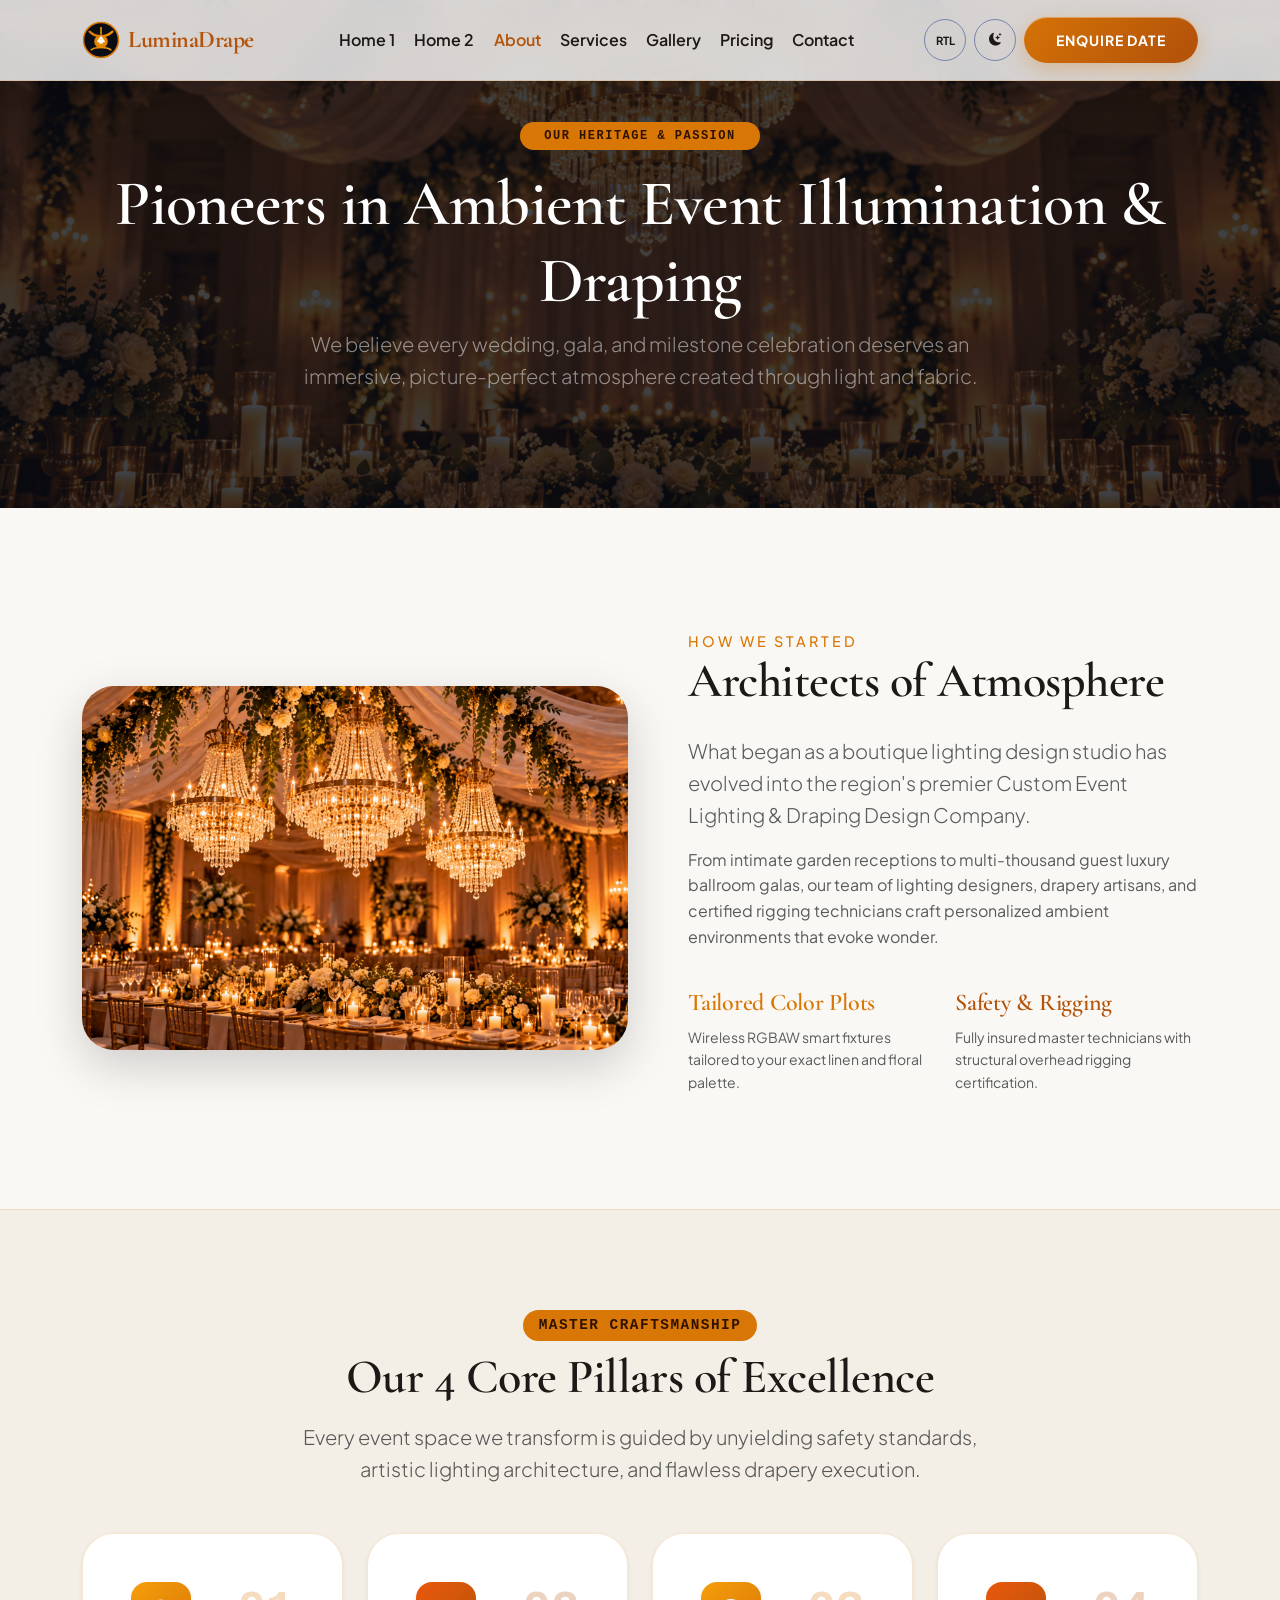
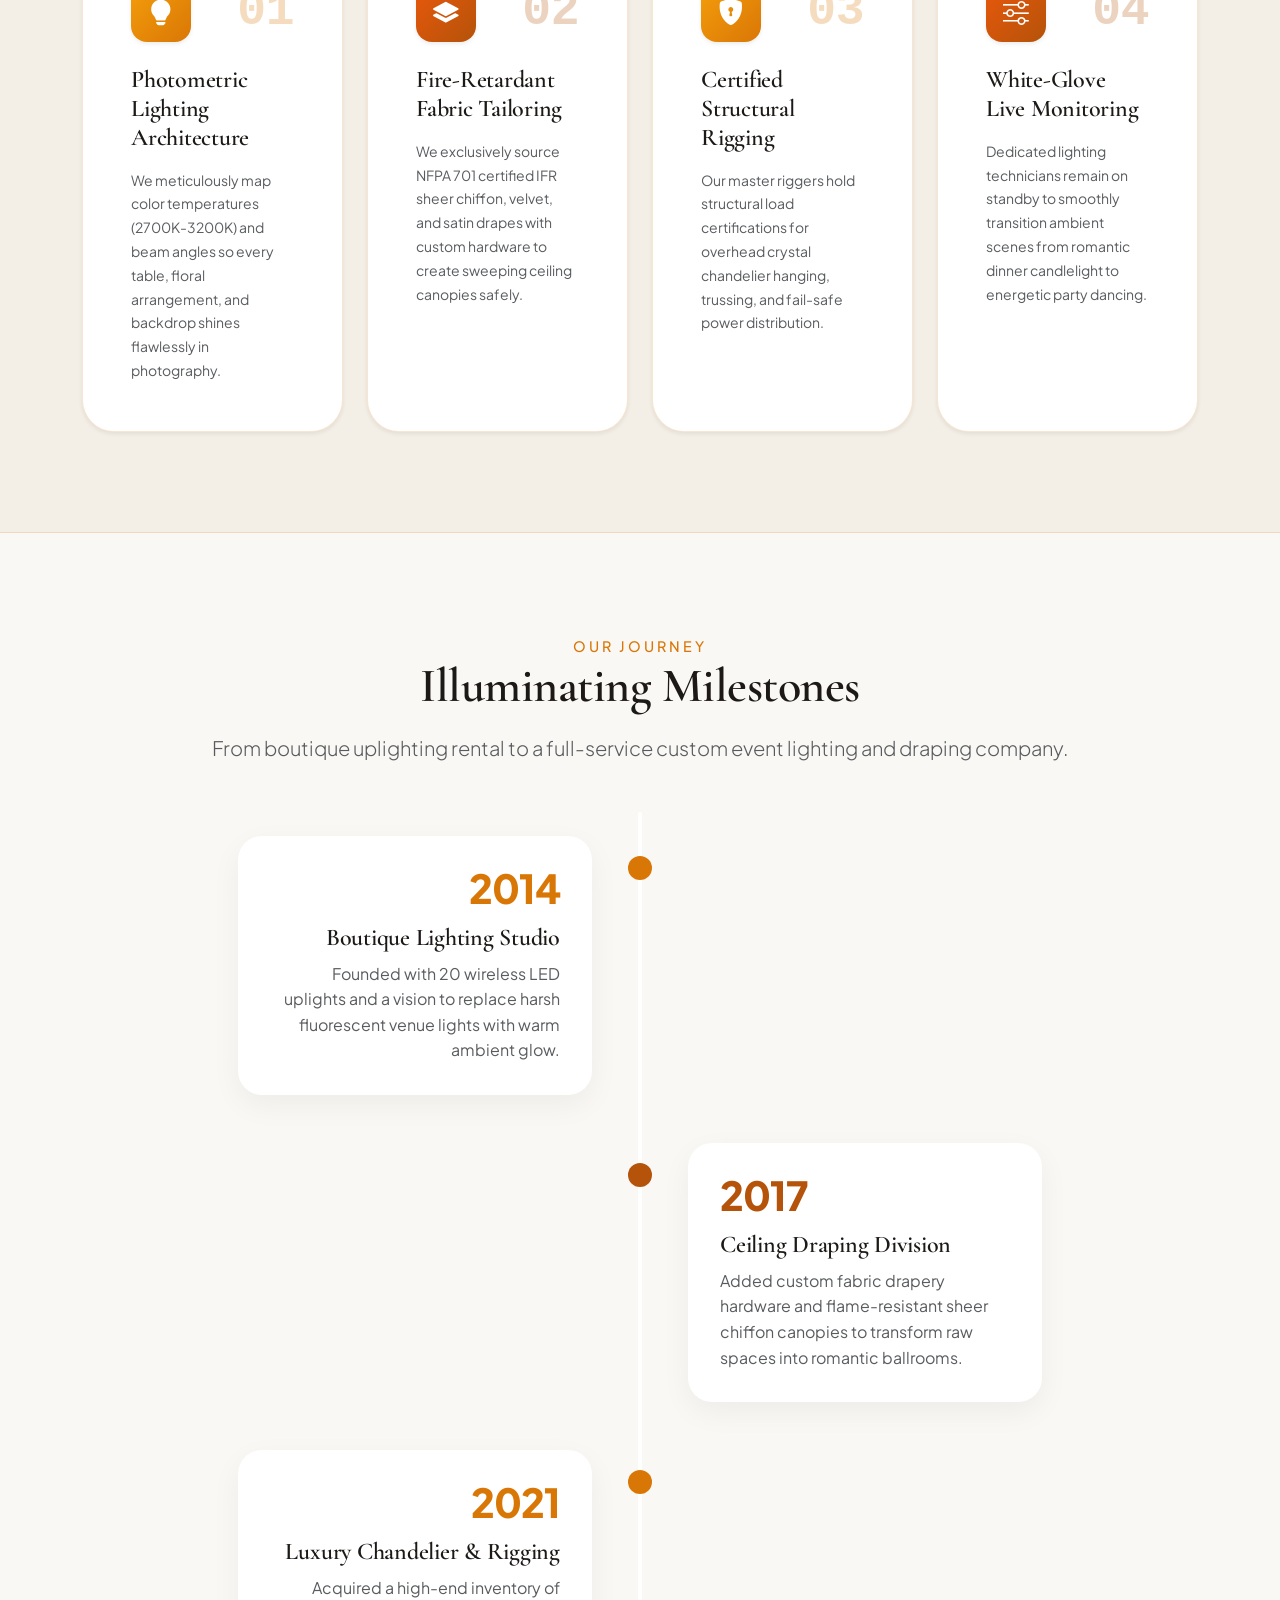
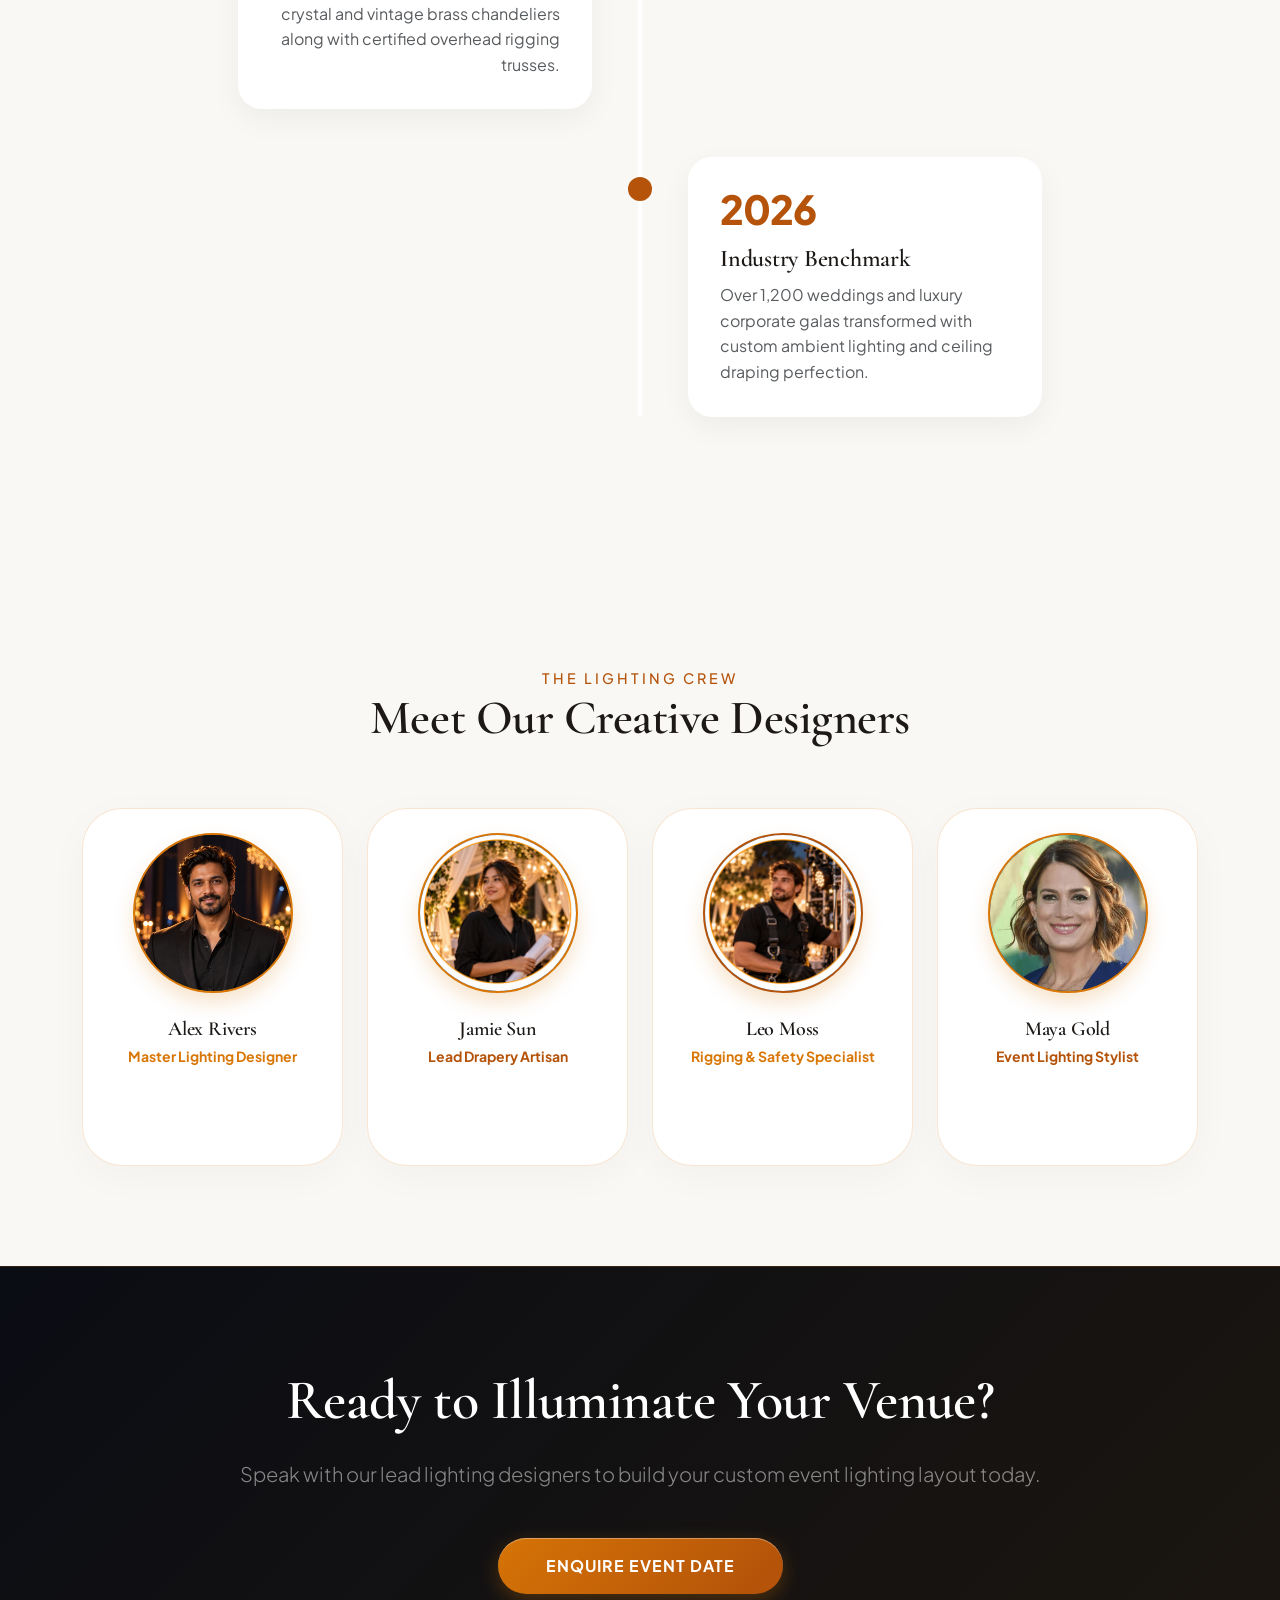
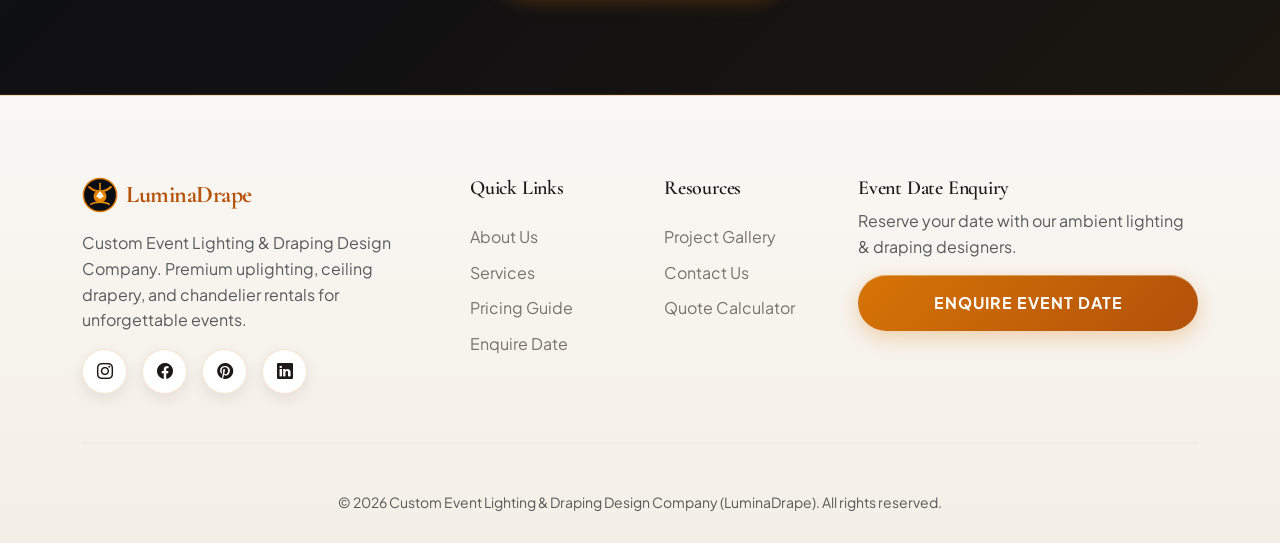
<file: about.html>
<!DOCTYPE html>
<html lang="en">
<head>
    <meta charset="UTF-8">
    <meta name="viewport" content="width=device-width, initial-scale=1.0">
    <title>About Us | Custom Event Lighting & Draping Design Company</title>
    <link rel="icon" href="assets/images/favicon.svg" type="image/svg+xml">
    <meta name="description" content="Learn about LuminaDrape - Custom Event Lighting & Draping Design Company. Master lighting designers, drapery artisans, and certified event technicians.">
    
    <!-- Bootstrap 5 CDN -->
    <link href="https://cdn.jsdelivr.net/npm/bootstrap@5.3.0/dist/css/bootstrap.min.css" rel="stylesheet">
    <!-- Bootstrap Icons -->
    <link rel="stylesheet" href="https://cdn.jsdelivr.net/npm/bootstrap-icons@1.11.0/font/bootstrap-icons.css">
    
    <!-- Custom CSS -->
    <link rel="stylesheet" href="assets/css/style.css">
    <link rel="stylesheet" href="assets/css/dark-mode.css">
    <link rel="stylesheet" href="assets/css/rtl.css">
    
    <style>
        .crew-avatar-wrapper {
            position: relative;
            width: 160px;
            height: 160px;
            margin: 0 auto;
        }

        .crew-avatar {
            width: 100%;
            height: 100%;
            border-radius: 50%;
            overflow: hidden;
            border: 2px solid var(--sunflower-yellow);
            box-shadow: 0 10px 20px var(--shadow-glow);
            background: #1e293b;
            transition: var(--transition);
        }

        .crew-avatar img {
            width: 100%;
            height: 100%;
            object-fit: cover;
            object-position: center 15%;
            transition: transform 0.5s ease;
        }

        .service-card:hover .crew-avatar {
            transform: scale(1.05) translateY(-5px);
            border-color: var(--sky-orange);
            box-shadow: 0 15px 30px var(--shadow-glow);
        }

        .service-card:hover .crew-avatar img {
            transform: scale(1.1);
        }

        .avatar-info { border-color: var(--sunflower-yellow); }
        .avatar-success { border-color: var(--sky-orange); }
        .avatar-danger { border-color: var(--sunflower-yellow); }
    </style>
</head>
<body data-theme="light">

    <!-- Navbar -->
    <nav class="navbar navbar-expand-xl navbar-custom">
        <div class="container">
            <a class="navbar-brand d-flex align-items-center gap-2" href="index.html" style="text-decoration: none;">
                <svg width="38" height="38" viewBox="0 0 50 50" fill="none" xmlns="http://www.w3.org/2000/svg">
                    <circle cx="25" cy="25" r="23" fill="#0B0D14" stroke="#D97706" stroke-width="2"/>
                    <path d="M10 14C18 22 32 22 40 14" stroke="url(#nav_glow)" stroke-width="3" stroke-linecap="round"/>
                    <path d="M25 8V18" stroke="#F59E0B" stroke-width="2"/>
                    <circle cx="25" cy="27" r="9" fill="url(#nav_bulb)"/>
                    <path d="M21 27L25 21L29 27" stroke="#FFFFFF" stroke-width="2" stroke-linecap="round" stroke-linejoin="round"/>
                    <circle cx="25" cy="27" r="3" fill="#FFFFFF"/>
                    <path d="M12 38C18 34 32 34 38 38" stroke="url(#nav_glow)" stroke-width="2" stroke-linecap="round"/>
                    <defs>
                        <linearGradient id="nav_glow" x1="10" y1="14" x2="40" y2="38" gradientUnits="userSpaceOnUse">
                            <stop stop-color="#D97706"/>
                            <stop offset="1" stop-color="#F59E0B"/>
                        </linearGradient>
                        <radialGradient id="nav_bulb" cx="0" cy="0" r="1" gradientUnits="userSpaceOnUse" gradientTransform="translate(25 27) rotate(90) scale(10)">
                            <stop stop-color="#F59E0B"/>
                            <stop offset="1" stop-color="#D97706"/>
                        </radialGradient>
                    </defs>
                </svg>
                <span class="fs-4 fw-bolder mb-0" style="color: var(--sunflower-yellow); letter-spacing: -0.5px; font-family: 'Cormorant Garamond', Georgia, serif;">Lumina<span style="color: var(--sky-orange);">Drape</span></span>
            </a>
            <button class="navbar-toggler" type="button" data-bs-toggle="collapse" data-bs-target="#navbarNav">
                <span class="navbar-toggler-icon"></span>
            </button>
            <div class="collapse navbar-collapse" id="navbarNav">
                <ul class="navbar-nav mx-auto">
                    <li class="nav-item"><a class="nav-link" href="index.html">Home 1</a></li>
                    <li class="nav-item"><a class="nav-link" href="home-2.html">Home 2</a></li>
                    <li class="nav-item"><a class="nav-link active" href="about.html">About</a></li>
                    <li class="nav-item"><a class="nav-link" href="services.html">Services</a></li>
                    <li class="nav-item"><a class="nav-link" href="gallery.html">Gallery</a></li>
                    <li class="nav-item"><a class="nav-link" href="pricing.html">Pricing</a></li>
                    <li class="nav-item"><a class="nav-link" href="contact.html">Contact</a></li>
                    <li class="nav-item d-lg-none mt-2">
                        <div class="d-flex gap-2 px-2 pb-2">
                            <button class="btn btn-project btn-primary-fest btn-sm flex-fill" onclick="location.href='quote.html'">Enquire Date</button>
                        </div>
                    </li>
                </ul>
                <div class="d-flex align-items-center gap-2">
                    <button id="rtl-toggle" class="btn btn-outline-fest nav-icon-btn btn-sm fw-bold" style="font-size: 0.7rem; padding: 0.25rem 0.5rem;">RTL</button>
                    <button id="theme-toggle" class="btn btn-outline-fest nav-icon-btn btn-sm" style="padding: 0.25rem 0.5rem;"><i class="bi bi-moon-stars-fill" style="font-size: 0.8rem;"></i></button>
                    <button class="btn btn-project btn-primary-fest btn-sm d-none d-lg-block" onclick="location.href='quote.html'">Enquire Date</button>
                </div>
            </div>
        </div>
    </nav>

    <!-- Page Header -->
    <header class="section-padding text-center position-relative" style="background: url('assets/images/17.png') center/cover no-repeat; min-height: 420px; display: flex; align-items: center;">
        <div class="position-absolute top-0 start-0 w-100 h-100" style="background: rgba(11, 13, 20, 0.78);"></div>
        <div class="container position-relative z-1">
            <span class="badge bg-warning text-dark mb-3 px-4 py-2 rounded-pill font-monospace fw-bold text-uppercase" style="letter-spacing: 1.5px;">Our Heritage & Passion</span>
            <h1 class="display-3 fw-bold text-white" style="font-family: var(--font-heading);">Pioneers in Ambient Event Illumination & Draping</h1>
            <p class="lead text-white-50 mx-auto" style="max-width: 750px;">We believe every wedding, gala, and milestone celebration deserves an immersive, picture-perfect atmosphere created through light and fabric.</p>
        </div>
    </header>

    <!-- Brand Story Section -->
    <section class="section-padding">
        <div class="container">
            <div class="row align-items-center">
                <div class="col-lg-6 mb-5 mb-lg-0">
                    <div class="position-relative">
                        <img src="assets/images/18.png" class="img-fluid rounded-5 shadow-lg" alt="LuminaDrape Brand Story">
                        
                    </div>
                </div>
                <div class="col-lg-6 ps-lg-5 text-center text-lg-start">
                    <div class="section-title text-center text-lg-start mb-4">
                        <span style="color: var(--sunflower-yellow);">How We Started</span>
                        <h2>Architects of Atmosphere</h2>
                    </div>
                    <p class="lead text-muted mb-3">What began as a boutique lighting design studio has evolved into the region's premier Custom Event Lighting & Draping Design Company.</p>
                    <p class="text-muted">From intimate garden receptions to multi-thousand guest luxury ballroom galas, our team of lighting designers, drapery artisans, and certified rigging technicians craft personalized ambient environments that evoke wonder.</p>
                    <div class="row g-4 mt-2 text-center text-lg-start">
                        <div class="col-12 col-sm-6">
                            <h4 style="color: var(--sunflower-yellow); font-family: var(--font-heading);">Tailored Color Plots</h4>
                            <p class="small text-muted">Wireless RGBAW smart fixtures tailored to your exact linen and floral palette.</p>
                        </div>
                        <div class="col-12 col-sm-6">
                            <h4 style="color: var(--sky-orange); font-family: var(--font-heading);">Safety & Rigging</h4>
                            <p class="small text-muted">Fully insured master technicians with structural overhead rigging certification.</p>
                        </div>
                    </div>
                </div>
            </div>
        </div>
    </section>

    <!-- Master Craftsmanship & Design Philosophy Section -->
    <section class="section-padding overflow-hidden" style="background: var(--secondary-bg); border-top: 1px solid var(--border-color); border-bottom: 1px solid var(--border-color);">
        <div class="container">
            <div class="section-title text-center mb-5">
                <span class="badge bg-warning text-dark px-3 py-2 rounded-pill font-monospace text-uppercase mb-2" style="letter-spacing: 1.5px;">Master Craftsmanship</span>
                <h2 class="display-5 fw-bolder text-main">Our 4 Core Pillars of Excellence</h2>
                <p class="text-muted lead mx-auto" style="max-width: 700px;">Every event space we transform is guided by unyielding safety standards, artistic lighting architecture, and flawless drapery execution.</p>
            </div>

            <div class="row g-4">
                <!-- Pillar 01 -->
                <div class="col-md-6 col-lg-3">
                    <div class="pillar-card p-4 p-xl-5 rounded-5 h-100 shadow-sm position-relative overflow-hidden" 
                         style="background: var(--card-bg); border: 1px solid var(--border-color); transition: all 0.4s cubic-bezier(0.175, 0.885, 0.32, 1.275);"
                         onmouseover="this.style.transform='translateY(-10px)'; this.style.borderColor='var(--sunflower-yellow)';" 
                         onmouseout="this.style.transform='translateY(0)'; this.style.borderColor='var(--border-color)';">
                        
                        <div class="d-flex align-items-center justify-content-between mb-4">
                            <div class="pillar-icon-box d-flex align-items-center justify-content-center rounded-4 text-white shadow-sm" 
                                 style="width: 60px; height: 60px; background: linear-gradient(135deg, #f59e0b, #d97706); font-size: 1.6rem;">
                                <i class="bi bi-lightbulb-fill"></i>
                            </div>
                            <span class="display-5 fw-bold opacity-25 font-monospace" style="color: var(--sunflower-yellow); font-family: var(--font-heading);">01</span>
                        </div>

                        <h4 class="fw-bold mb-3 text-main" style="font-family: var(--font-heading);">Photometric Lighting Architecture</h4>
                        <p class="text-muted small mb-0" style="line-height: 1.7;">
                            We meticulously map color temperatures (2700K-3200K) and beam angles so every table, floral arrangement, and backdrop shines flawlessly in photography.
                        </p>
                    </div>
                </div>

                <!-- Pillar 02 -->
                <div class="col-md-6 col-lg-3">
                    <div class="pillar-card p-4 p-xl-5 rounded-5 h-100 shadow-sm position-relative overflow-hidden" 
                         style="background: var(--card-bg); border: 1px solid var(--border-color); transition: all 0.4s cubic-bezier(0.175, 0.885, 0.32, 1.275);"
                         onmouseover="this.style.transform='translateY(-10px)'; this.style.borderColor='var(--sky-orange)';" 
                         onmouseout="this.style.transform='translateY(0)'; this.style.borderColor='var(--border-color)';">
                        
                        <div class="d-flex align-items-center justify-content-between mb-4">
                            <div class="pillar-icon-box d-flex align-items-center justify-content-center rounded-4 text-white shadow-sm" 
                                 style="width: 60px; height: 60px; background: linear-gradient(135deg, #ea580c, #b45309); font-size: 1.6rem;">
                                <i class="bi bi-layers-fill"></i>
                            </div>
                            <span class="display-5 fw-bold opacity-25 font-monospace" style="color: var(--sky-orange); font-family: var(--font-heading);">02</span>
                        </div>

                        <h4 class="fw-bold mb-3 text-main" style="font-family: var(--font-heading);">Fire-Retardant Fabric Tailoring</h4>
                        <p class="text-muted small mb-0" style="line-height: 1.7;">
                            We exclusively source NFPA 701 certified IFR sheer chiffon, velvet, and satin drapes with custom hardware to create sweeping ceiling canopies safely.
                        </p>
                    </div>
                </div>

                <!-- Pillar 03 -->
                <div class="col-md-6 col-lg-3">
                    <div class="pillar-card p-4 p-xl-5 rounded-5 h-100 shadow-sm position-relative overflow-hidden" 
                         style="background: var(--card-bg); border: 1px solid var(--border-color); transition: all 0.4s cubic-bezier(0.175, 0.885, 0.32, 1.275);"
                         onmouseover="this.style.transform='translateY(-10px)'; this.style.borderColor='var(--sunflower-yellow)';" 
                         onmouseout="this.style.transform='translateY(0)'; this.style.borderColor='var(--border-color)';">
                        
                        <div class="d-flex align-items-center justify-content-between mb-4">
                            <div class="pillar-icon-box d-flex align-items-center justify-content-center rounded-4 text-white shadow-sm" 
                                 style="width: 60px; height: 60px; background: linear-gradient(135deg, #f59e0b, #d97706); font-size: 1.6rem;">
                                <i class="bi bi-shield-lock-fill"></i>
                            </div>
                            <span class="display-5 fw-bold opacity-25 font-monospace" style="color: var(--sunflower-yellow); font-family: var(--font-heading);">03</span>
                        </div>

                        <h4 class="fw-bold mb-3 text-main" style="font-family: var(--font-heading);">Certified Structural Rigging</h4>
                        <p class="text-muted small mb-0" style="line-height: 1.7;">
                            Our master riggers hold structural load certifications for overhead crystal chandelier hanging, trussing, and fail-safe power distribution.
                        </p>
                    </div>
                </div>

                <!-- Pillar 04 -->
                <div class="col-md-6 col-lg-3">
                    <div class="pillar-card p-4 p-xl-5 rounded-5 h-100 shadow-sm position-relative overflow-hidden" 
                         style="background: var(--card-bg); border: 1px solid var(--border-color); transition: all 0.4s cubic-bezier(0.175, 0.885, 0.32, 1.275);"
                         onmouseover="this.style.transform='translateY(-10px)'; this.style.borderColor='var(--sky-orange)';" 
                         onmouseout="this.style.transform='translateY(0)'; this.style.borderColor='var(--border-color)';">
                        
                        <div class="d-flex align-items-center justify-content-between mb-4">
                            <div class="pillar-icon-box d-flex align-items-center justify-content-center rounded-4 text-white shadow-sm" 
                                 style="width: 60px; height: 60px; background: linear-gradient(135deg, #ea580c, #b45309); font-size: 1.6rem;">
                                <i class="bi bi-sliders"></i>
                            </div>
                            <span class="display-5 fw-bold opacity-25 font-monospace" style="color: var(--sky-orange); font-family: var(--font-heading);">04</span>
                        </div>

                        <h4 class="fw-bold mb-3 text-main" style="font-family: var(--font-heading);">White-Glove Live Monitoring</h4>
                        <p class="text-muted small mb-0" style="line-height: 1.7;">
                            Dedicated lighting technicians remain on standby to smoothly transition ambient scenes from romantic dinner candlelight to energetic party dancing.
                        </p>
                    </div>
                </div>
            </div>
        </div>
    </section>

    <!-- Company Growth Timeline Section -->
    <section class="section-padding">
        <div class="container">
            <div class="section-title text-center mb-5">
                <span style="color: var(--sunflower-yellow);">Our Journey</span>
                <h2 class="display-5 fw-bolder text-main">Illuminating Milestones</h2>
                <p class="text-muted lead mt-3">From boutique uplighting rental to a full-service custom event lighting and draping company.</p>
            </div>
            
            <div class="growth-timeline mt-5 pt-4">
                <div class="timeline-item">
                    <div class="timeline-dot" style="background: var(--sunflower-yellow);"></div>
                    <div class="timeline-content">
                        <div class="timeline-year" style="color: var(--sunflower-yellow);">2014</div>
                        <h4 class="fw-bold text-main mb-2" style="font-family: var(--font-heading);">Boutique Lighting Studio</h4>
                        <p class="text-muted mb-0">Founded with 20 wireless LED uplights and a vision to replace harsh fluorescent venue lights with warm ambient glow.</p>
                    </div>
                </div>
                
                <div class="timeline-item">
                    <div class="timeline-dot" style="background: var(--sky-orange);"></div>
                    <div class="timeline-content">
                        <div class="timeline-year" style="color: var(--sky-orange);">2017</div>
                        <h4 class="fw-bold text-main mb-2" style="font-family: var(--font-heading);">Ceiling Draping Division</h4>
                        <p class="text-muted mb-0">Added custom fabric drapery hardware and flame-resistant sheer chiffon canopies to transform raw spaces into romantic ballrooms.</p>
                    </div>
                </div>
                
                <div class="timeline-item">
                    <div class="timeline-dot" style="background: var(--sunflower-yellow);"></div>
                    <div class="timeline-content">
                        <div class="timeline-year" style="color: var(--sunflower-yellow);">2021</div>
                        <h4 class="fw-bold text-main mb-2" style="font-family: var(--font-heading);">Luxury Chandelier & Rigging</h4>
                        <p class="text-muted mb-0">Acquired a high-end inventory of crystal and vintage brass chandeliers along with certified overhead rigging trusses.</p>
                    </div>
                </div>
                
                <div class="timeline-item">
                    <div class="timeline-dot" style="background: var(--sky-orange);"></div>
                    <div class="timeline-content">
                        <div class="timeline-year" style="color: var(--sky-orange);">2026</div>
                        <h4 class="fw-bold text-main mb-2" style="font-family: var(--font-heading);">Industry Benchmark</h4>
                        <p class="text-muted mb-0">Over 1,200 weddings and luxury corporate galas transformed with custom ambient lighting and ceiling draping perfection.</p>
                    </div>
                </div>
            </div>
        </div>
    </section>

    <!-- Team Section -->
    <section class="section-padding">
        <div class="container">
            <div class="section-title">
                <span>The Lighting Crew</span>
                <h2>Meet Our Creative Designers</h2>
            </div>
            <div class="row g-4 justify-content-center">
                <div class="col-lg-3 col-md-6">
                    <div class="service-card text-center p-4">
                        <div class="crew-avatar-wrapper mb-4">
                            <div class="crew-avatar">
                                <img src="assets/images/a1.png" alt="Alex Rivers">
                            </div>
                        </div>
                        <h5 class="fw-bold mb-1" style="font-family: var(--font-heading); font-size: 1.25rem;">Alex Rivers</h5>
                        <p class="small fw-bold" style="color: var(--sunflower-yellow);">Master Lighting Designer</p>
                    </div>
                </div>
                <div class="col-lg-3 col-md-6">
                    <div class="service-card text-center p-4">
                        <div class="crew-avatar-wrapper mb-4">
                            <div class="crew-avatar avatar-info">
                                <img src="assets/images/a2.png" alt="Jamie Sun">
                            </div>
                        </div>
                        <h5 class="fw-bold mb-1" style="font-family: var(--font-heading); font-size: 1.25rem;">Jamie Sun</h5>
                        <p class="small fw-bold" style="color: var(--sky-orange);">Lead Drapery Artisan</p>
                    </div>
                </div>
                <div class="col-lg-3 col-md-6">
                    <div class="service-card text-center p-4">
                        <div class="crew-avatar-wrapper mb-4">
                            <div class="crew-avatar avatar-success">
                                <img src="assets/images/a3.png" alt="Leo Moss">
                            </div>
                        </div>
                        <h5 class="fw-bold mb-1" style="font-family: var(--font-heading); font-size: 1.25rem;">Leo Moss</h5>
                        <p class="small fw-bold" style="color: var(--sunflower-yellow);">Rigging & Safety Specialist</p>
                    </div>
                </div>
                <div class="col-lg-3 col-md-6">
                    <div class="service-card text-center p-4">
                        <div class="crew-avatar-wrapper mb-4">
                            <div class="crew-avatar avatar-danger">
                                <img src="assets/images/a4.png" alt="Maya Gold">
                            </div>
                        </div>
                        <h5 class="fw-bold mb-1" style="font-family: var(--font-heading); font-size: 1.25rem;">Maya Gold</h5>
                        <p class="small fw-bold" style="color: var(--sky-orange);">Event Lighting Stylist</p>
                    </div>
                </div>
            </div>
        </div>
    </section>

    <!-- CTA Section -->
    <section class="section-padding text-center" style="background: linear-gradient(135deg, #0b0d14, #1b1610); border-top: 1px solid var(--border-color); border-bottom: 1px solid var(--border-color);">
        <div class="container">
            <h2 class="display-4 fw-bold mb-4 text-white" style="font-family: var(--font-heading);">Ready to Illuminate Your Venue?</h2>
            <p class="lead mb-5 text-white-50">Speak with our lead lighting designers to build your custom event lighting layout today.</p>
            <a href="quote.html" class="btn btn-project btn-primary-fest px-5 py-3 fs-6">Enquire Event Date</a>
        </div>
    </section>

    <!-- Footer -->
    <footer>
        <div class="container">
            <div class="row g-5">
                <div class="col-lg-4">
                    <a class="footer-logo d-flex align-items-center gap-2 mb-3" href="index.html" style="text-decoration: none;">
                        <svg width="36" height="36" viewBox="0 0 50 50" fill="none" xmlns="http://www.w3.org/2000/svg">
                        <circle cx="25" cy="25" r="23" fill="#0B0D14" stroke="#D97706" stroke-width="2"/>
                        <path d="M10 14C18 22 32 22 40 14" stroke="url(#foot_glow)" stroke-width="3" stroke-linecap="round"/>
                        <path d="M25 8V18" stroke="#F59E0B" stroke-width="2"/>
                        <circle cx="25" cy="27" r="9" fill="url(#foot_bulb)"/>
                        <path d="M21 27L25 21L29 27" stroke="#FFFFFF" stroke-width="2" stroke-linecap="round" stroke-linejoin="round"/>
                        <circle cx="25" cy="27" r="3" fill="#FFFFFF"/>
                        <path d="M12 38C18 34 32 34 38 38" stroke="url(#foot_glow)" stroke-width="2" stroke-linecap="round"/>
                        <defs>
                            <linearGradient id="foot_glow" x1="10" y1="14" x2="40" y2="38" gradientUnits="userSpaceOnUse">
                                <stop stop-color="#D97706"/>
                                <stop offset="1" stop-color="#F59E0B"/>
                            </linearGradient>
                            <radialGradient id="foot_bulb" cx="0" cy="0" r="1" gradientUnits="userSpaceOnUse" gradientTransform="translate(25 27) rotate(90) scale(10)">
                                <stop stop-color="#F59E0B"/>
                                <stop offset="1" stop-color="#D97706"/>
                            </radialGradient>
                        </defs>
                    </svg>
                        <span class="fs-4 fw-bolder mb-0" style="letter-spacing: -0.5px; font-family: 'Cormorant Garamond', serif; color: var(--sunflower-yellow);">
                            Lumina<span style="color: var(--sky-orange);">Drape</span>
                        </span>
                    </a>
                    <p class="text-muted">Custom Event Lighting & Draping Design Company. Premium uplighting, ceiling drapery, and chandelier rentals for unforgettable events.</p>
                    <div class="social-icons mt-3">
                        <a href="#" class="social-icon" aria-label="Instagram"><i class="bi bi-instagram"></i></a>
                        <a href="#" class="social-icon" aria-label="Facebook"><i class="bi bi-facebook"></i></a>
                        <a href="#" class="social-icon" aria-label="Pinterest"><i class="bi bi-pinterest"></i></a>
                        <a href="#" class="social-icon" aria-label="LinkedIn"><i class="bi bi-linkedin"></i></a>
                    </div>
                </div>
                <div class="col-lg-2 footer-links">
                    <h5>Quick Links</h5>
                    <ul>
                        <li><a href="about.html">About Us</a></li>
                        <li><a href="services.html">Services</a></li>
                        <li><a href="pricing.html">Pricing Guide</a></li>
                        <li><a href="quote.html">Enquire Date</a></li>
                    </ul>
                </div>
                <div class="col-lg-2 footer-links">
                    <h5>Resources</h5>
                    <ul>
                        <li><a href="gallery.html">Project Gallery</a></li>
                        <li><a href="contact.html">Contact Us</a></li>
                        <li><a href="quote.html">Quote Calculator</a></li>
                    </ul>
                </div>
                <div class="col-lg-4">
                    <h5>Event Date Enquiry</h5>
                    <p class="text-muted">Reserve your date with our ambient lighting & draping designers.</p>
                    <a href="quote.html" class="btn btn-project btn-primary-fest w-100 py-3">Enquire Event Date</a>
                </div>
            </div>
            <hr class="my-5 border-warning opacity-25">
            <div class="text-center text-muted small">
                &copy; 2026 Custom Event Lighting & Draping Design Company (LuminaDrape). All rights reserved.
            </div>
        </div>
    </footer>

    <!-- Bootstrap JS -->
    <script src="https://cdn.jsdelivr.net/npm/bootstrap@5.3.0/dist/js/bootstrap.bundle.min.js"></script>
    <!-- Custom JS -->
    <script src="assets/js/main.js"></script>
</body>
</html>
</file>
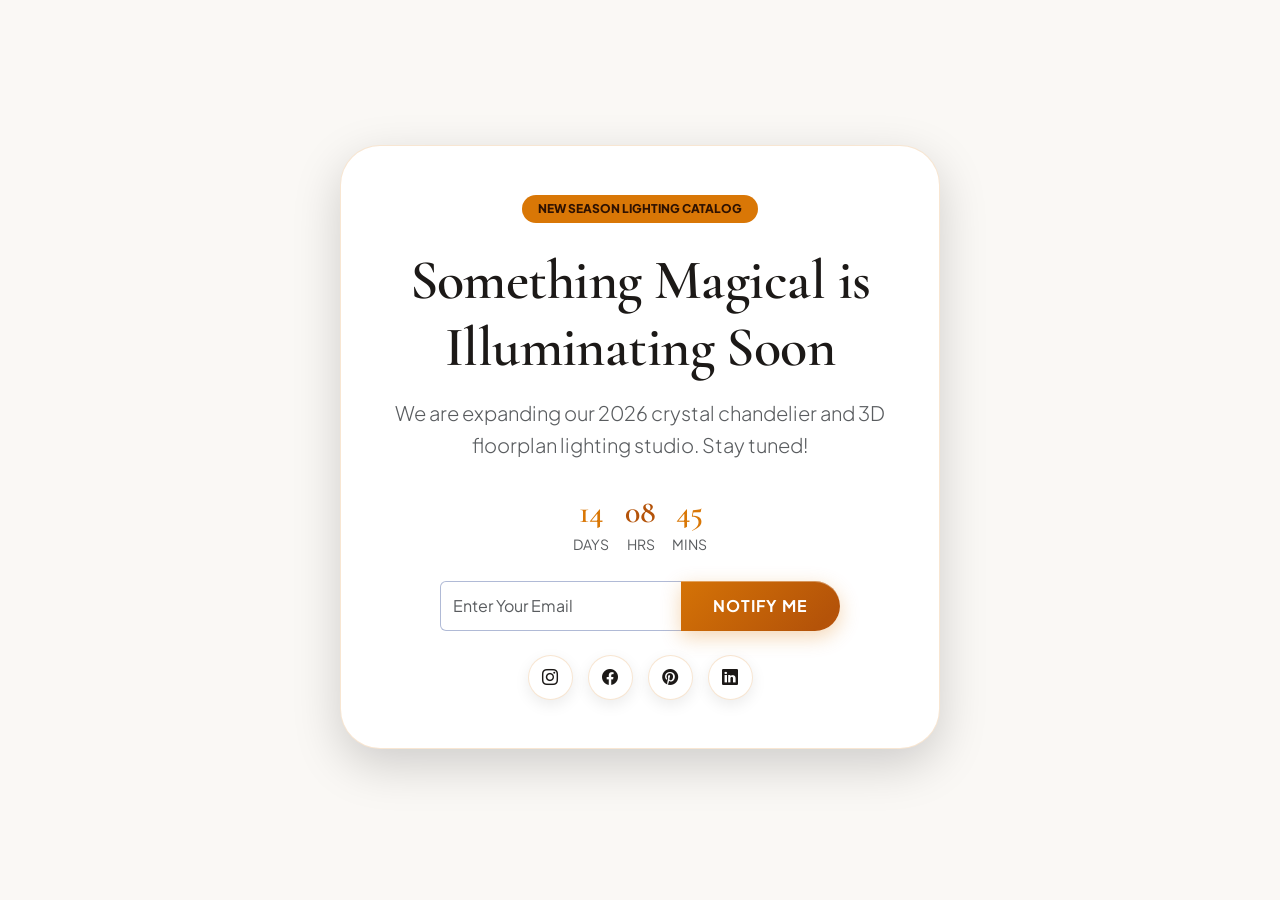
<file: coming-soon.html>
<!DOCTYPE html>
<html lang="en">
<head>
    <meta charset="UTF-8">
    <meta name="viewport" content="width=device-width, initial-scale=1.0">
    <title>Coming Soon | Custom Event Lighting & Draping Design Company</title>
    <link rel="icon" href="assets/images/favicon.svg" type="image/svg+xml">
    <link href="https://cdn.jsdelivr.net/npm/bootstrap@5.3.0/dist/css/bootstrap.min.css" rel="stylesheet">
    <link rel="stylesheet" href="https://cdn.jsdelivr.net/npm/bootstrap-icons@1.11.0/font/bootstrap-icons.css">
    <link rel="stylesheet" href="assets/css/style.css">
    <link rel="stylesheet" href="assets/css/dark-mode.css">
    <link rel="stylesheet" href="assets/css/rtl.css">
</head>
<body data-theme="dark" style="background: var(--primary-bg); min-height: 100vh; display: flex; align-items: center; justify-content: center;">
    <div class="container text-center">
        <div class="service-card p-5 d-inline-block shadow-lg" style="border: 1px solid var(--border-color); max-width: 600px;">
            <span class="badge bg-warning text-dark px-3 py-2 rounded-pill mb-4" >NEW SEASON LIGHTING CATALOG</span>
            <h1 class="display-4 fw-bold mb-3" style="font-family: var(--font-heading);">Something Magical is Illuminating Soon</h1>
            <p class="lead text-muted mb-4">We are expanding our 2026 crystal chandelier and 3D floorplan lighting studio. Stay tuned!</p>
            <div class="row g-3 justify-content-center mb-4">
                <div class="col-auto text-center"><div class="h2 fw-bold mb-0" style="color: var(--sunflower-yellow);">14</div><small class="text-muted">DAYS</small></div>
                <div class="col-auto text-center"><div class="h2 fw-bold mb-0" style="color: var(--sky-orange);">08</div><small class="text-muted">HRS</small></div>
                <div class="col-auto text-center"><div class="h2 fw-bold mb-0" style="color: var(--sunflower-yellow);">45</div><small class="text-muted">MINS</small></div>
            </div>
            <div class="input-group mb-3 mx-auto" style="max-width: 400px;">
                <input type="email" class="form-control rounded-pill-start border-warning" placeholder="Enter Your Email">
                <button class="btn btn-project btn-primary-fest rounded-pill-end">Notify Me</button>
            </div>
            <div class="social-icons justify-content-center mt-4">
                <a href="#" class="social-icon" aria-label="Instagram"><i class="bi bi-instagram"></i></a>
                <a href="#" class="social-icon" aria-label="Facebook"><i class="bi bi-facebook"></i></a>
                <a href="#" class="social-icon" aria-label="Pinterest"><i class="bi bi-pinterest"></i></a>
                <a href="#" class="social-icon" aria-label="LinkedIn"><i class="bi bi-linkedin"></i></a>
            </div>
        </div>
    </div>
    <script src="https://cdn.jsdelivr.net/npm/bootstrap@5.3.0/dist/js/bootstrap.bundle.min.js"></script>
    <script src="assets/js/main.js"></script>
</body>
</html>
</file>
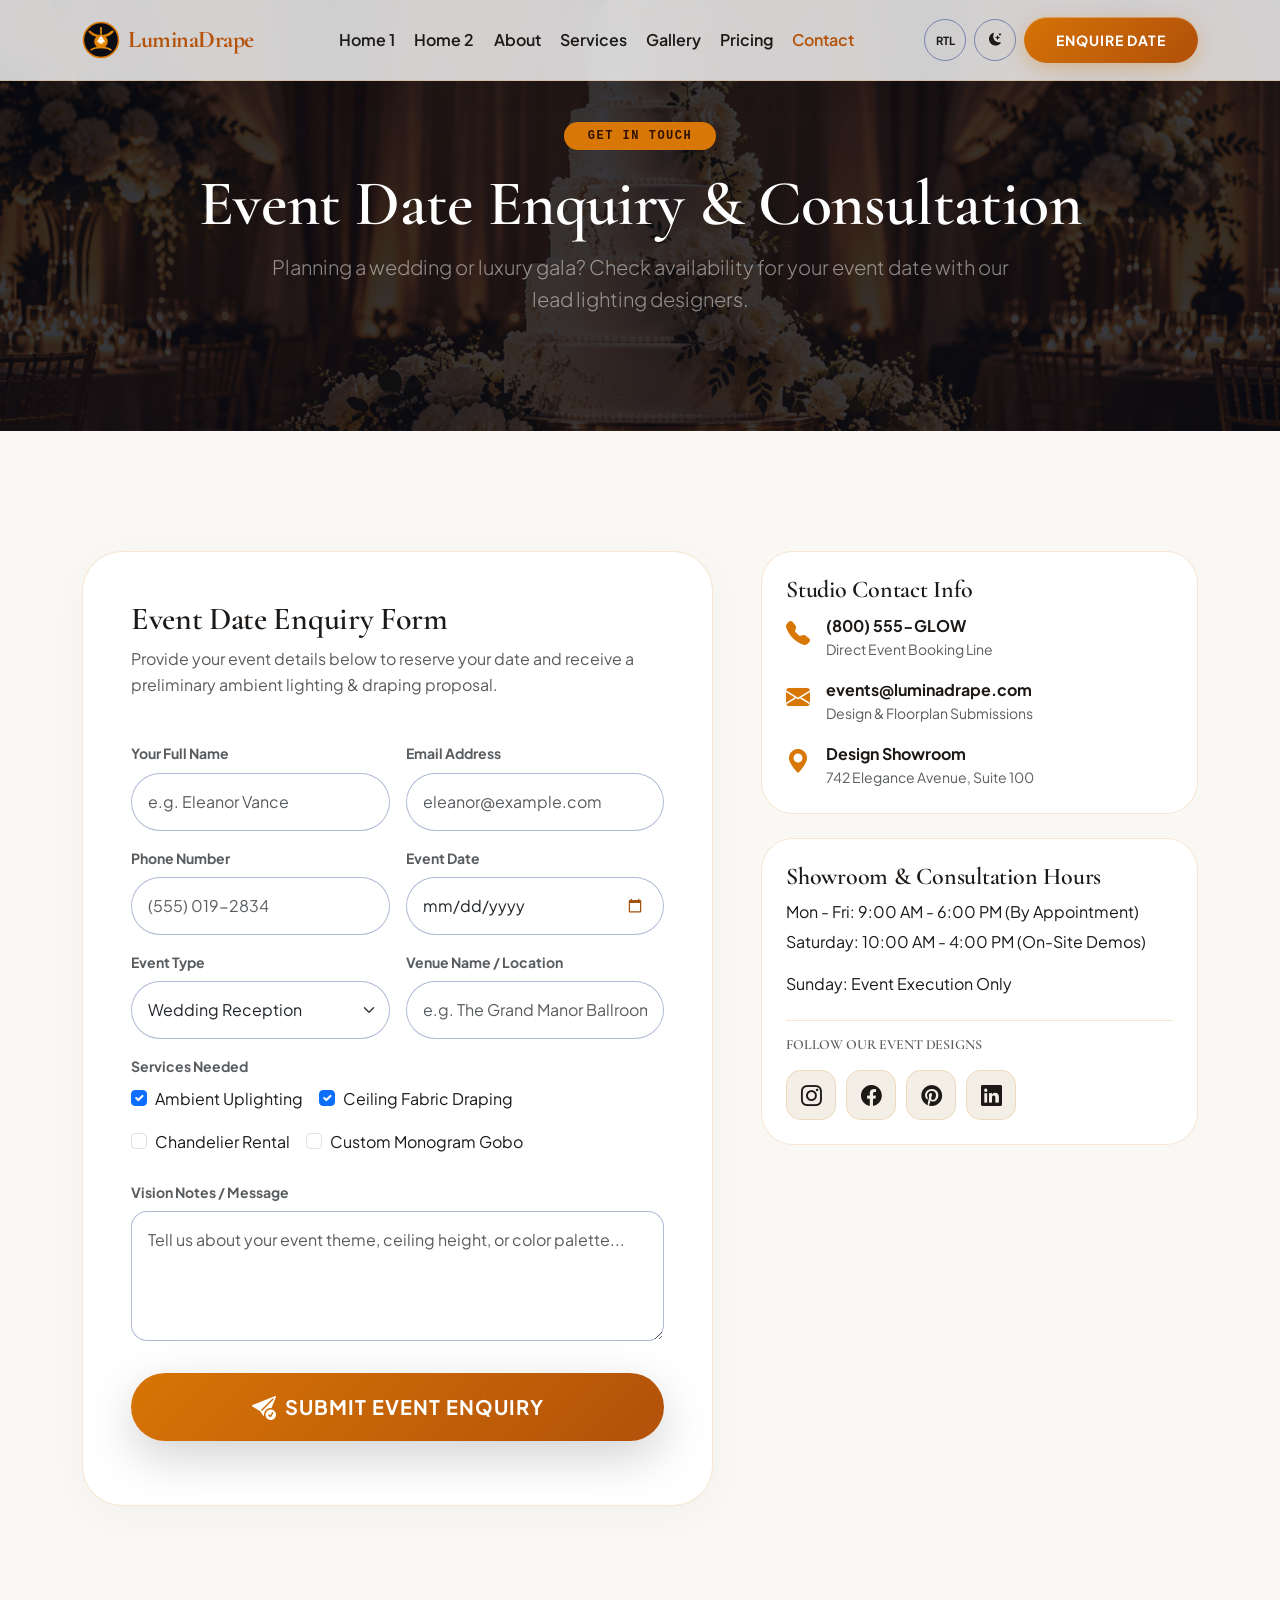
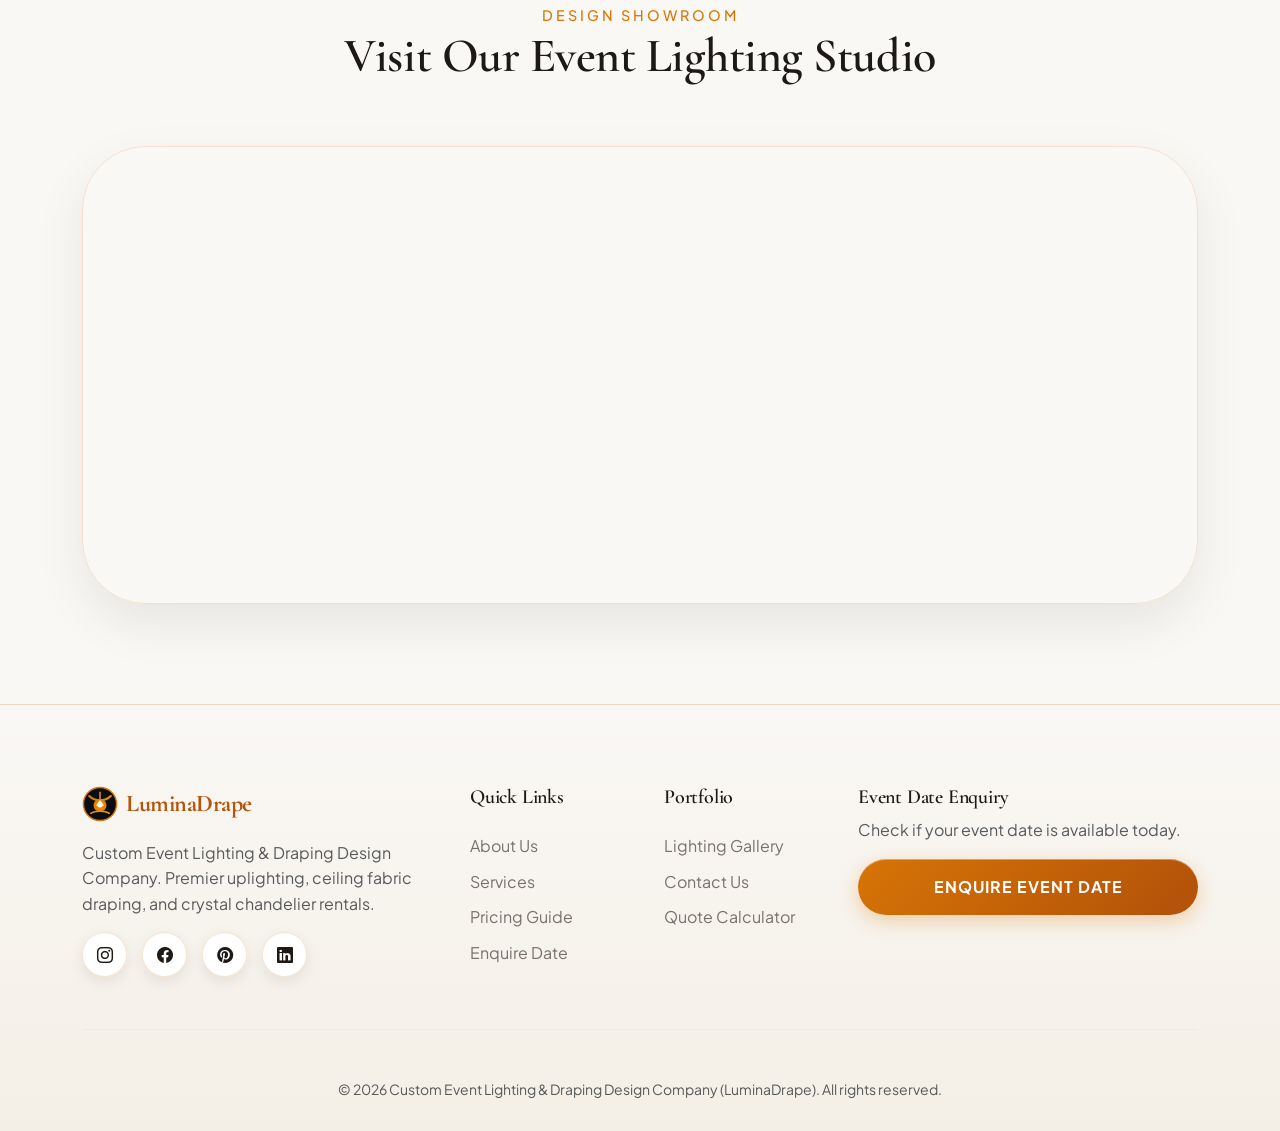
<file: contact.html>
<!DOCTYPE html>
<html lang="en">
<head>
    <meta charset="UTF-8">
    <meta name="viewport" content="width=device-width, initial-scale=1.0">
    <title>Contact & Event Date Enquiry | Custom Event Lighting & Draping Design Company</title>
    <link rel="icon" href="assets/images/favicon.svg" type="image/svg+xml">
    <meta name="description" content="Contact LuminaDrape - Custom Event Lighting & Draping Design Company. Check availability for your event date and request a design consultation.">
    <link href="https://cdn.jsdelivr.net/npm/bootstrap@5.3.0/dist/css/bootstrap.min.css" rel="stylesheet">
    <link rel="stylesheet" href="https://cdn.jsdelivr.net/npm/bootstrap-icons@1.11.0/font/bootstrap-icons.css">
    <link rel="stylesheet" href="assets/css/style.css">
    <link rel="stylesheet" href="assets/css/dark-mode.css">
    <link rel="stylesheet" href="assets/css/rtl.css">
    <style>
        .contact-social-link {
            width: 50px;
            height: 50px;
            background: var(--secondary-bg);
            border-radius: 15px;
            display: inline-flex;
            align-items: center;
            justify-content: center;
            color: var(--text-main);
            font-size: 1.3rem;
            transition: all 0.4s cubic-bezier(0.175, 0.885, 0.32, 1.275);
            border: 1px solid var(--border-color);
            margin-right: 10px;
        }
        .contact-social-link:hover {
            background: var(--sunflower-yellow);
            transform: translateY(-10px) rotate(10deg);
            color: #ffffff;
            box-shadow: 0 15px 30px var(--shadow-glow);
        }
        .map-wrapper {
            border-radius: 4rem;
            overflow: hidden;
            border: 1px solid var(--border-color);
            box-shadow: 0 20px 50px rgba(0,0,0,0.08);
        }
        .concierge-card {
            background: var(--card-bg);
            padding: 3rem;
            border-radius: 3rem;
            border: 1px solid var(--border-color);
            height: 100%;
            transition: all 0.4s ease;
        }
        .concierge-card:hover {
            transform: translateY(-10px);
            box-shadow: 0 25px 60px var(--shadow-glow);
            border-color: var(--sunflower-yellow);
        }
        .icon-circle {
            width: 70px;
            height: 70px;
            background: rgba(217, 119, 6, 0.1);
            border-radius: 50%;
            display: flex;
            align-items: center;
            justify-content: center;
            font-size: 2rem;
            margin-bottom: 2rem;
            box-shadow: 0 10px 20px rgba(0,0,0,0.05);
        }
    </style>
</head>
<body data-theme="light">
    <!-- Navbar -->
    <nav class="navbar navbar-expand-xl navbar-custom">
        <div class="container">
            <a class="navbar-brand d-flex align-items-center gap-2" href="index.html" style="text-decoration: none;">
                <svg width="38" height="38" viewBox="0 0 50 50" fill="none" xmlns="http://www.w3.org/2000/svg">
                    <circle cx="25" cy="25" r="23" fill="#0B0D14" stroke="#D97706" stroke-width="2"/>
                    <path d="M10 14C18 22 32 22 40 14" stroke="url(#nav_glow)" stroke-width="3" stroke-linecap="round"/>
                    <path d="M25 8V18" stroke="#F59E0B" stroke-width="2"/>
                    <circle cx="25" cy="27" r="9" fill="url(#nav_bulb)"/>
                    <path d="M21 27L25 21L29 27" stroke="#FFFFFF" stroke-width="2" stroke-linecap="round" stroke-linejoin="round"/>
                    <circle cx="25" cy="27" r="3" fill="#FFFFFF"/>
                    <path d="M12 38C18 34 32 34 38 38" stroke="url(#nav_glow)" stroke-width="2" stroke-linecap="round"/>
                    <defs>
                        <linearGradient id="nav_glow" x1="10" y1="14" x2="40" y2="38" gradientUnits="userSpaceOnUse">
                            <stop stop-color="#D97706"/>
                            <stop offset="1" stop-color="#F59E0B"/>
                        </linearGradient>
                        <radialGradient id="nav_bulb" cx="0" cy="0" r="1" gradientUnits="userSpaceOnUse" gradientTransform="translate(25 27) rotate(90) scale(10)">
                            <stop stop-color="#F59E0B"/>
                            <stop offset="1" stop-color="#D97706"/>
                        </radialGradient>
                    </defs>
                </svg>
                <span class="fs-4 fw-bolder mb-0" style="color: var(--sunflower-yellow); letter-spacing: -0.5px; font-family: 'Cormorant Garamond', Georgia, serif;">Lumina<span style="color: var(--sky-orange);">Drape</span></span>
            </a>
            <button class="navbar-toggler" type="button" data-bs-toggle="collapse" data-bs-target="#navbarNav">
                <span class="navbar-toggler-icon"></span>
            </button>
            <div class="collapse navbar-collapse" id="navbarNav">
                <ul class="navbar-nav mx-auto">
                    <li class="nav-item"><a class="nav-link" href="index.html">Home 1</a></li>
                    <li class="nav-item"><a class="nav-link" href="home-2.html">Home 2</a></li>
                    <li class="nav-item"><a class="nav-link" href="about.html">About</a></li>
                    <li class="nav-item"><a class="nav-link" href="services.html">Services</a></li>
                    <li class="nav-item"><a class="nav-link" href="gallery.html">Gallery</a></li>
                    <li class="nav-item"><a class="nav-link" href="pricing.html">Pricing</a></li>
                    <li class="nav-item"><a class="nav-link active" href="contact.html">Contact</a></li>
                    <li class="nav-item d-lg-none mt-2">
                        <div class="d-flex gap-2 px-2 pb-2">
                            <button class="btn btn-project btn-primary-fest btn-sm flex-fill" onclick="location.href='quote.html'">Enquire Date</button>
                        </div>
                    </li>
                </ul>
                <div class="d-flex align-items-center gap-2">
                    <button id="rtl-toggle" class="btn btn-outline-fest nav-icon-btn btn-sm fw-bold" style="font-size: 0.7rem; padding: 0.25rem 0.5rem;">RTL</button>
                    <button id="theme-toggle" class="btn btn-outline-fest nav-icon-btn btn-sm" style="padding: 0.25rem 0.5rem;"><i class="bi bi-moon-stars-fill" style="font-size: 0.8rem;"></i></button>
                    <button class="btn btn-project btn-primary-fest btn-sm d-none d-lg-block" onclick="location.href='quote.html'">Enquire Date</button>
                </div>
            </div>
        </div>
    </nav>

    <!-- Header -->
    <header class="section-padding text-center position-relative" style="background: url('assets/images/23.png') center/cover no-repeat; min-height: 420px; display: flex; align-items: center;">
        <div class="position-absolute top-0 start-0 w-100 h-100" style="background: rgba(11, 13, 20, 0.82);"></div>
        <div class="container position-relative z-1">
            <span class="badge bg-warning text-dark mb-3 px-4 py-2 rounded-pill font-monospace fw-bold text-uppercase" style="letter-spacing: 1.5px;">Get In Touch</span>
            <h1 class="display-3 fw-bold text-white" style="font-family: var(--font-heading);">Event Date Enquiry & Consultation</h1>
            <p class="lead text-white-50 mx-auto" style="max-width: 750px;">Planning a wedding or luxury gala? Check availability for your event date with our lead lighting designers.</p>
        </div>
    </header>

    <section class="section-padding">
        <div class="container">
            <div class="row g-5">
                <div class="col-lg-7 text-center text-lg-start">
                    <div class="service-card p-4 p-lg-5">
                        <h2 class="mb-2" style="font-family: var(--font-heading);">Event Date Enquiry Form</h2>
                        <p class="text-muted mb-4">Provide your event details below to reserve your date and receive a preliminary ambient lighting & draping proposal.</p>
                        <form onsubmit="event.preventDefault(); alert('Thank you! Your event date enquiry has been received. Our lighting design team will contact you within 24 hours.');">
                            <div class="row g-3">
                                <div class="col-md-6">
                                    <label class="form-label text-start d-block fw-bold small text-muted">Your Full Name</label>
                                    <input type="text" class="form-control rounded-pill p-3 border-warning w-100" placeholder="e.g. Eleanor Vance" required>
                                </div>
                                <div class="col-md-6">
                                    <label class="form-label text-start d-block fw-bold small text-muted">Email Address</label>
                                    <input type="email" class="form-control rounded-pill p-3 border-warning w-100" placeholder="eleanor@example.com" required>
                                </div>
                                <div class="col-md-6">
                                    <label class="form-label text-start d-block fw-bold small text-muted">Phone Number</label>
                                    <input type="tel" class="form-control rounded-pill p-3 border-warning w-100" placeholder="(555) 019-2834" required>
                                </div>
                                <div class="col-md-6">
                                    <label class="form-label text-start d-block fw-bold small text-muted">Event Date</label>
                                    <input type="date" class="form-control rounded-pill p-3 border-warning w-100" required>
                                </div>
                                <div class="col-md-6">
                                    <label class="form-label text-start d-block fw-bold small text-muted">Event Type</label>
                                    <select class="form-select rounded-pill p-3 border-warning w-100">
                                        <option selected>Wedding Reception</option>
                                        <option>Corporate Gala</option>
                                        <option>Anniversary / Birthday Party</option>
                                        <option>Private Estate Celebration</option>
                                    </select>
                                </div>
                                <div class="col-md-6">
                                    <label class="form-label text-start d-block fw-bold small text-muted">Venue Name / Location</label>
                                    <input type="text" class="form-control rounded-pill p-3 border-warning w-100" placeholder="e.g. The Grand Manor Ballroom">
                                </div>
                                <div class="col-12">
                                    <label class="form-label text-start d-block fw-bold small text-muted">Services Needed</label>
                                    <div class="d-flex flex-wrap gap-3 text-start mb-2">
                                        <div class="form-check">
                                            <input class="form-check-input" type="checkbox" id="srv1" checked>
                                            <label class="form-check-label" for="srv1">Ambient Uplighting</label>
                                        </div>
                                        <div class="form-check">
                                            <input class="form-check-input" type="checkbox" id="srv2" checked>
                                            <label class="form-check-label" for="srv2">Ceiling Fabric Draping</label>
                                        </div>
                                        <div class="form-check">
                                            <input class="form-check-input" type="checkbox" id="srv3">
                                            <label class="form-check-label" for="srv3">Chandelier Rental</label>
                                        </div>
                                        <div class="form-check">
                                            <input class="form-check-input" type="checkbox" id="srv4">
                                            <label class="form-check-label" for="srv4">Custom Monogram Gobo</label>
                                        </div>
                                    </div>
                                </div>
                                <div class="col-12">
                                    <label class="form-label text-start d-block fw-bold small text-muted">Vision Notes / Message</label>
                                    <textarea class="form-control rounded-4 p-3 border-warning w-100" rows="4" placeholder="Tell us about your event theme, ceiling height, or color palette..."></textarea>
                                </div>
                                <div class="col-12 mt-4 pt-2 mb-3">
                                    <button type="submit" class="btn btn-project btn-primary-fest py-3 w-100 fs-5 fw-bold d-flex align-items-center justify-content-center gap-2 rounded-pill shadow-lg text-uppercase" style="letter-spacing: 1px;">
                                        <i class="bi bi-send-check-fill fs-4"></i> Submit Event Enquiry
                                    </button>
                                </div>
                            </div>
                        </form>
                    </div>
                </div>
                <div class="col-lg-5 text-center text-lg-start">
                    <div class="p-4 rounded-5 border mb-4" style="border-color: var(--border-color) !important; background: var(--card-bg);">
                        <h4 style="font-family: var(--font-heading);">Studio Contact Info</h4>
                        <div class="d-flex flex-column flex-lg-row align-items-center align-items-lg-start gap-2 gap-lg-3 mb-3">
                            <i class="bi bi-telephone-fill fs-4" style="color: var(--sunflower-yellow);"></i>
                            <div>
                                <p class="mb-0 fw-bold">(800) 555-GLOW</p>
                                <p class="small text-muted mb-0">Direct Event Booking Line</p>
                            </div>
                        </div>
                        <div class="d-flex flex-column flex-lg-row align-items-center align-items-lg-start gap-2 gap-lg-3 mb-3">
                            <i class="bi bi-envelope-fill fs-4" style="color: var(--sunflower-yellow);"></i>
                            <div>
                                <p class="mb-0 fw-bold">events@luminadrape.com</p>
                                <p class="small text-muted mb-0">Design & Floorplan Submissions</p>
                            </div>
                        </div>
                        <div class="d-flex flex-column flex-lg-row align-items-center align-items-lg-start gap-2 gap-lg-3">
                            <i class="bi bi-geo-alt-fill fs-4" style="color: var(--sunflower-yellow);"></i>
                            <div>
                                <p class="mb-0 fw-bold">Design Showroom</p>
                                <p class="small text-muted mb-0">742 Elegance Avenue, Suite 100</p>
                            </div>
                        </div>
                    </div>
                    <div class="p-4 rounded-5 border" style="border-color: var(--border-color) !important; background: var(--card-bg);">
                        <h4 style="font-family: var(--font-heading);">Showroom & Consultation Hours</h4>
                        <p class="mb-1">Mon - Fri: 9:00 AM - 6:00 PM (By Appointment)</p>
                        <p class="mb-3">Saturday: 10:00 AM - 4:00 PM (On-Site Demos)</p>
                        <p class="mb-4">Sunday: Event Execution Only</p>
                        
                        <div class="pt-3 border-top" style="border-color: var(--border-color) !important;">
                            <h6 class="mb-3 text-uppercase small fw-bold text-muted">Follow Our Event Designs</h6>
                            <div class="d-flex justify-content-center justify-content-lg-start">
                                <a href="#" class="contact-social-link" aria-label="Instagram"><i class="bi bi-instagram"></i></a>
                                <a href="#" class="contact-social-link" aria-label="Facebook"><i class="bi bi-facebook"></i></a>
                                <a href="#" class="contact-social-link" aria-label="Pinterest"><i class="bi bi-pinterest"></i></a>
                                <a href="#" class="contact-social-link" aria-label="LinkedIn"><i class="bi bi-linkedin"></i></a>
                            </div>
                        </div>
                    </div>
                </div>
            </div>
            
            <!-- Google Map -->
            <div class="mt-5 pt-5">
                <div class="section-title text-center">
                    <span style="color: var(--sunflower-yellow);">Design Showroom</span>
                    <h2>Visit Our Event Lighting Studio</h2>
                </div>
                <div class="map-wrapper mt-4">
                    <iframe 
                        src="https://www.google.com/maps/embed?pb=!1m18!1m12!1m3!1d103444.64010166205!2d-78.71801844007827!3d35.83311899933596!2m3!1f0!2f0!3f0!3m2!1i1024!2i768!4f13.1!3m3!1m2!1s0x89ac5a2f9f5110dc%3A0x7f37f37478d10f99!2sRaleigh%2C%20NC!5e0!3m2!1sen!2sus!4v1700000000000!5m2!1sen!2sus" 
                        width="100%" 
                        height="450" 
                        style="border:0;" 
                        allowfullscreen="" 
                        loading="lazy">
                    </iframe>
                </div>
            </div>
        </div>
    </section>

    <!-- Footer -->
    <footer>
        <div class="container">
            <div class="row g-5">
                <div class="col-lg-4">
                    <a class="footer-logo d-flex align-items-center gap-2 mb-3" href="index.html" style="text-decoration: none;">
                        <svg width="36" height="36" viewBox="0 0 50 50" fill="none" xmlns="http://www.w3.org/2000/svg">
                        <circle cx="25" cy="25" r="23" fill="#0B0D14" stroke="#D97706" stroke-width="2"/>
                        <path d="M10 14C18 22 32 22 40 14" stroke="url(#foot_glow)" stroke-width="3" stroke-linecap="round"/>
                        <path d="M25 8V18" stroke="#F59E0B" stroke-width="2"/>
                        <circle cx="25" cy="27" r="9" fill="url(#foot_bulb)"/>
                        <path d="M21 27L25 21L29 27" stroke="#FFFFFF" stroke-width="2" stroke-linecap="round" stroke-linejoin="round"/>
                        <circle cx="25" cy="27" r="3" fill="#FFFFFF"/>
                        <path d="M12 38C18 34 32 34 38 38" stroke="url(#foot_glow)" stroke-width="2" stroke-linecap="round"/>
                        <defs>
                            <linearGradient id="foot_glow" x1="10" y1="14" x2="40" y2="38" gradientUnits="userSpaceOnUse">
                                <stop stop-color="#D97706"/>
                                <stop offset="1" stop-color="#F59E0B"/>
                            </linearGradient>
                            <radialGradient id="foot_bulb" cx="0" cy="0" r="1" gradientUnits="userSpaceOnUse" gradientTransform="translate(25 27) rotate(90) scale(10)">
                                <stop stop-color="#F59E0B"/>
                                <stop offset="1" stop-color="#D97706"/>
                            </radialGradient>
                        </defs>
                    </svg>
                        <span class="fs-4 fw-bolder mb-0" style="letter-spacing: -0.5px; font-family: 'Cormorant Garamond', serif; color: var(--sunflower-yellow);">
                            Lumina<span style="color: var(--sky-orange);">Drape</span>
                        </span>
                    </a>
                    <p class="text-muted">Custom Event Lighting & Draping Design Company. Premier uplighting, ceiling fabric draping, and crystal chandelier rentals.</p>
                    <div class="social-icons mt-3">
                        <a href="#" class="social-icon" aria-label="Instagram"><i class="bi bi-instagram"></i></a>
                        <a href="#" class="social-icon" aria-label="Facebook"><i class="bi bi-facebook"></i></a>
                        <a href="#" class="social-icon" aria-label="Pinterest"><i class="bi bi-pinterest"></i></a>
                        <a href="#" class="social-icon" aria-label="LinkedIn"><i class="bi bi-linkedin"></i></a>
                    </div>
                </div>
                <div class="col-lg-2 footer-links">
                    <h5>Quick Links</h5>
                    <ul>
                        <li><a href="about.html">About Us</a></li>
                        <li><a href="services.html">Services</a></li>
                        <li><a href="pricing.html">Pricing Guide</a></li>
                        <li><a href="quote.html">Enquire Date</a></li>
                    </ul>
                </div>
                <div class="col-lg-2 footer-links">
                    <h5>Portfolio</h5>
                    <ul>
                        <li><a href="gallery.html">Lighting Gallery</a></li>
                        <li><a href="contact.html">Contact Us</a></li>
                        <li><a href="quote.html">Quote Calculator</a></li>
                    </ul>
                </div>
                <div class="col-lg-4">
                    <h5>Event Date Enquiry</h5>
                    <p class="text-muted">Check if your event date is available today.</p>
                    <a href="quote.html" class="btn btn-project btn-primary-fest w-100 py-3">Enquire Event Date</a>
                </div>
            </div>
            <hr class="my-5 border-warning opacity-25">
            <div class="text-center text-muted small">
                &copy; 2026 Custom Event Lighting & Draping Design Company (LuminaDrape). All rights reserved.
            </div>
        </div>
    </footer>
    <script src="https://cdn.jsdelivr.net/npm/bootstrap@5.3.0/dist/js/bootstrap.bundle.min.js"></script>
    <script src="assets/js/main.js"></script>
</body>
</html>
</file>
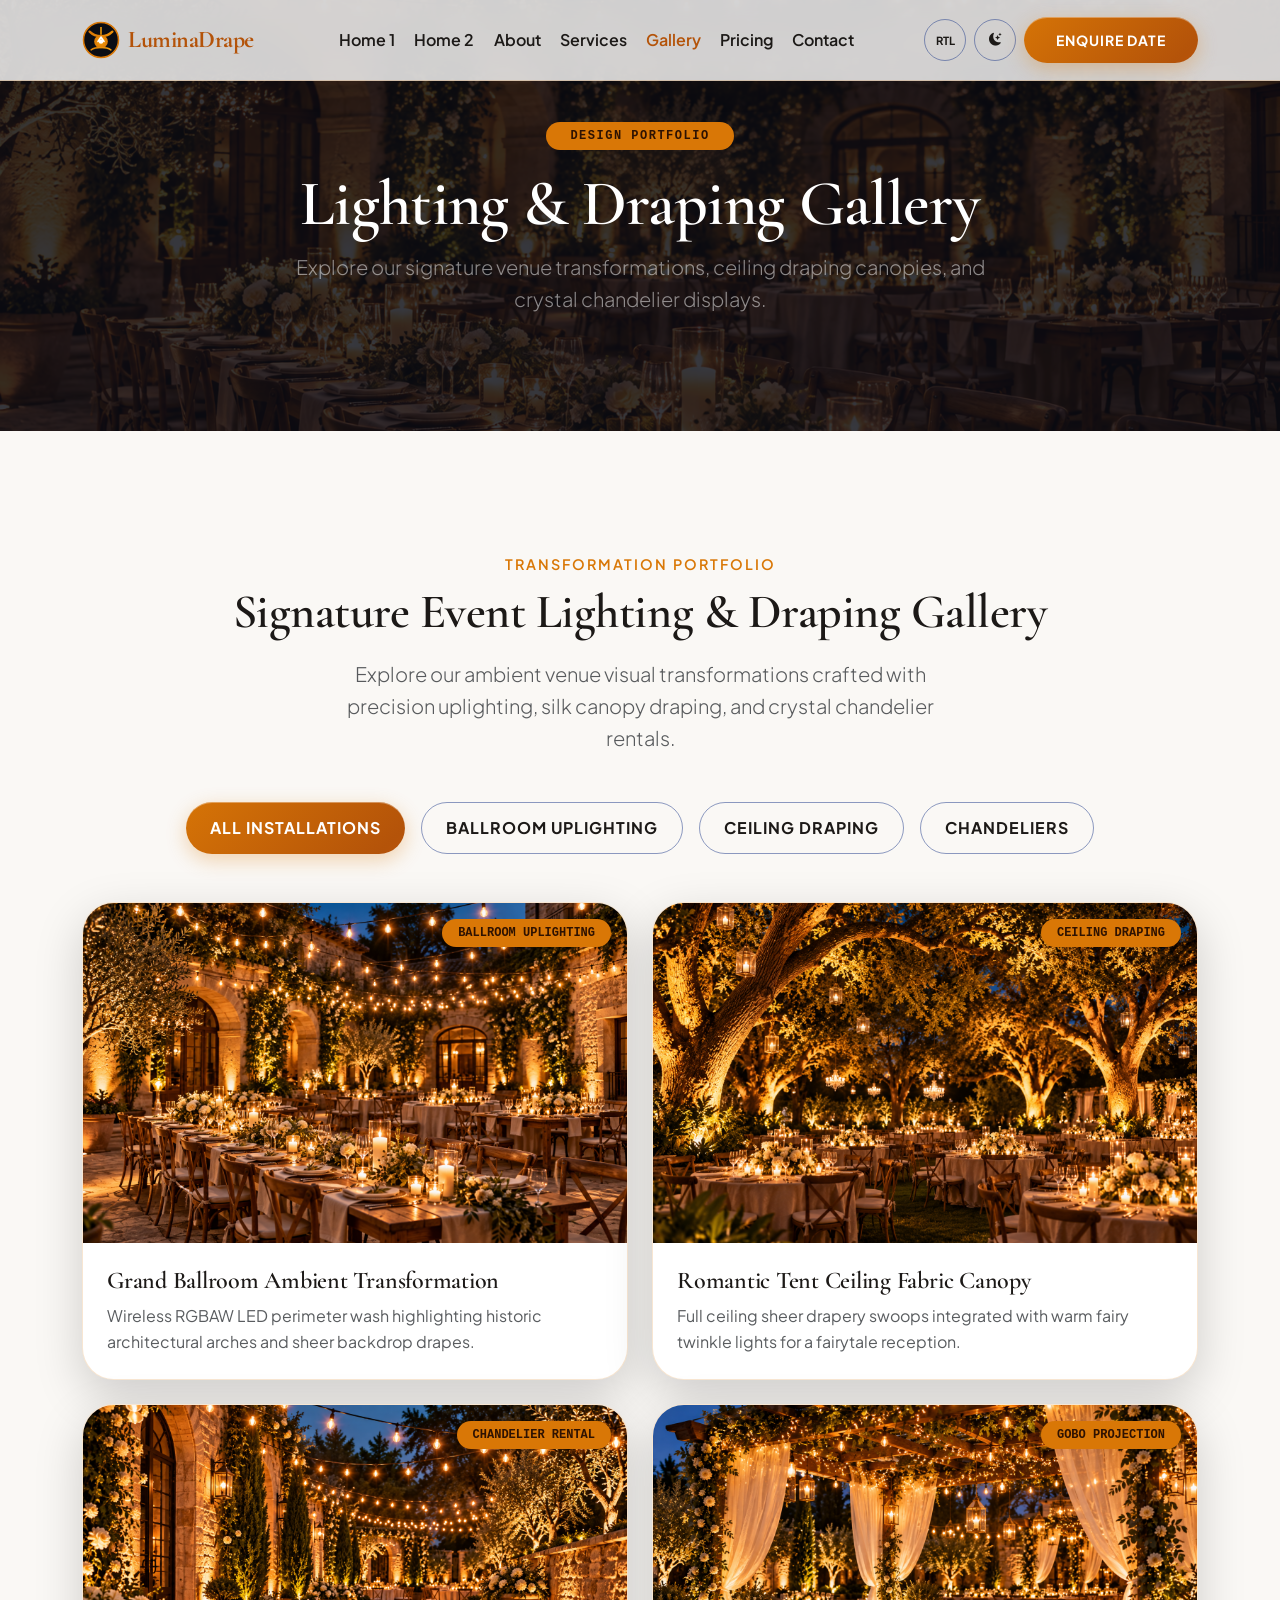
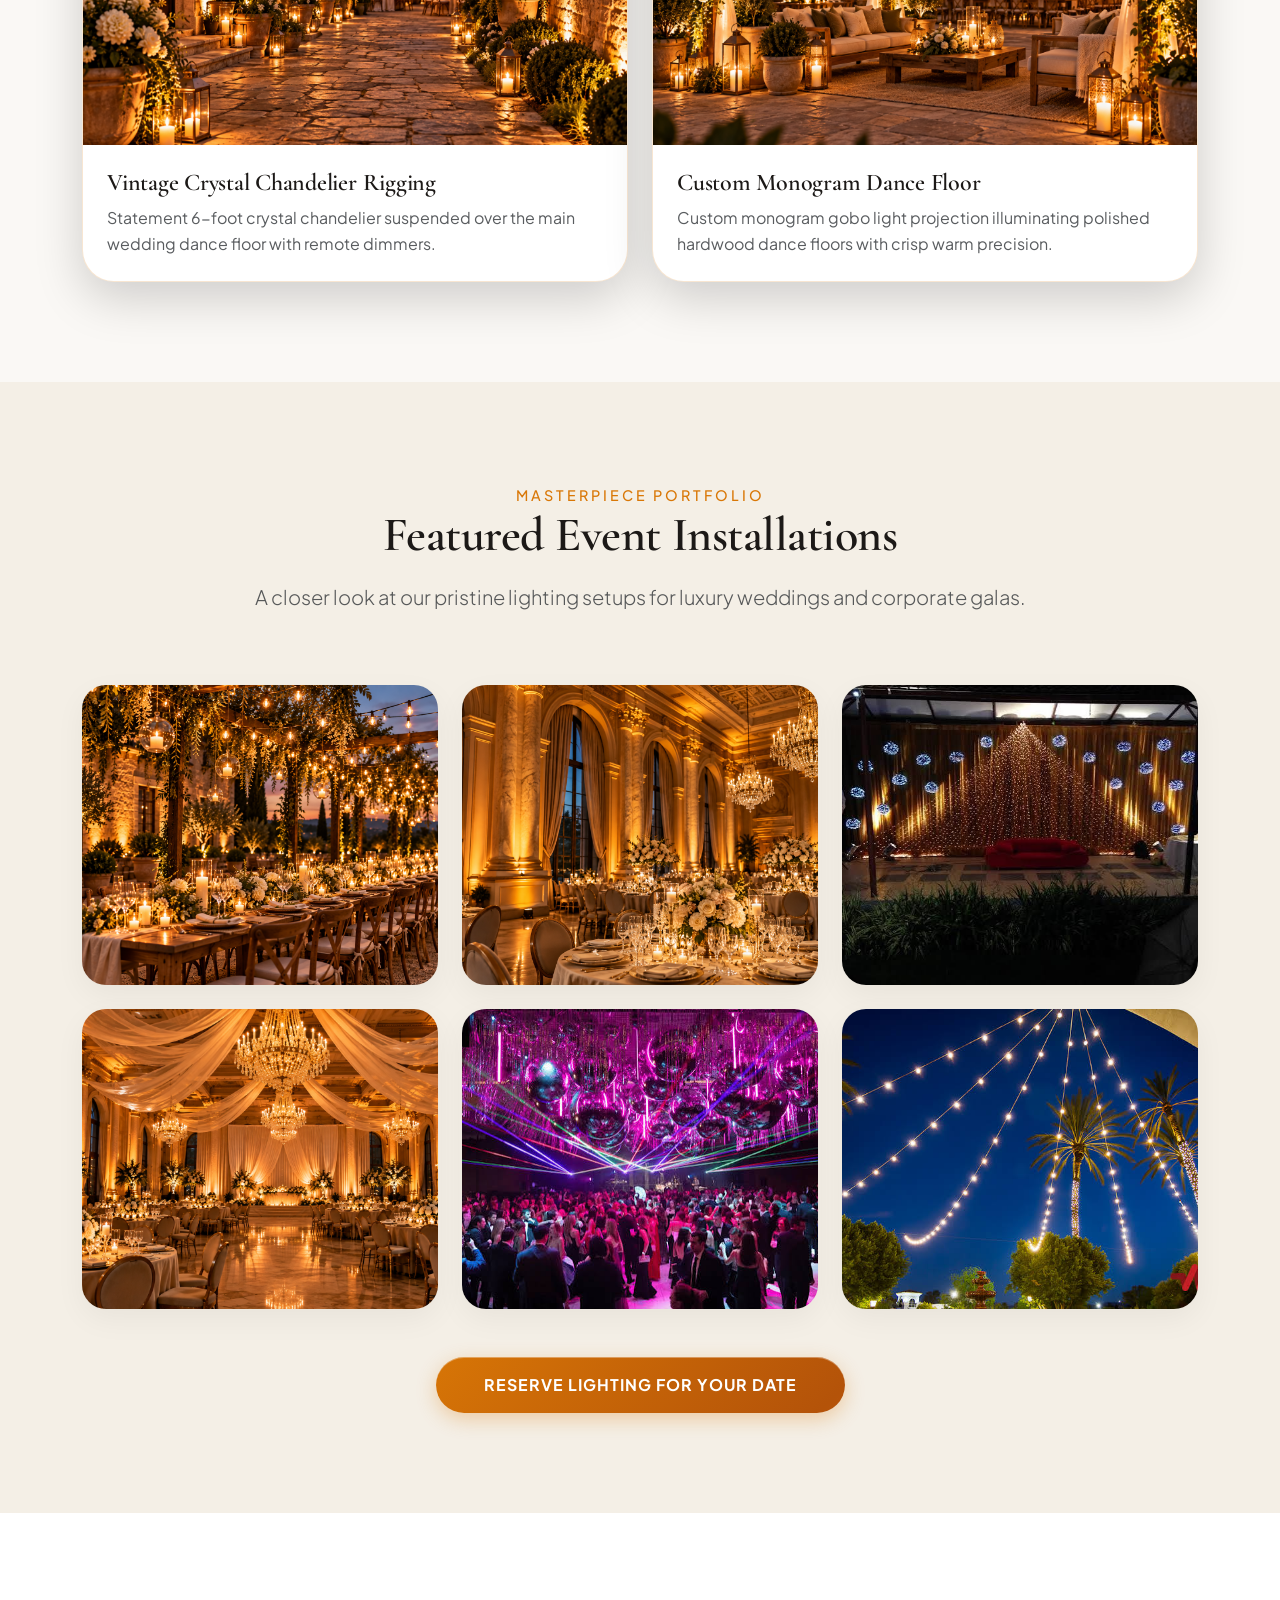
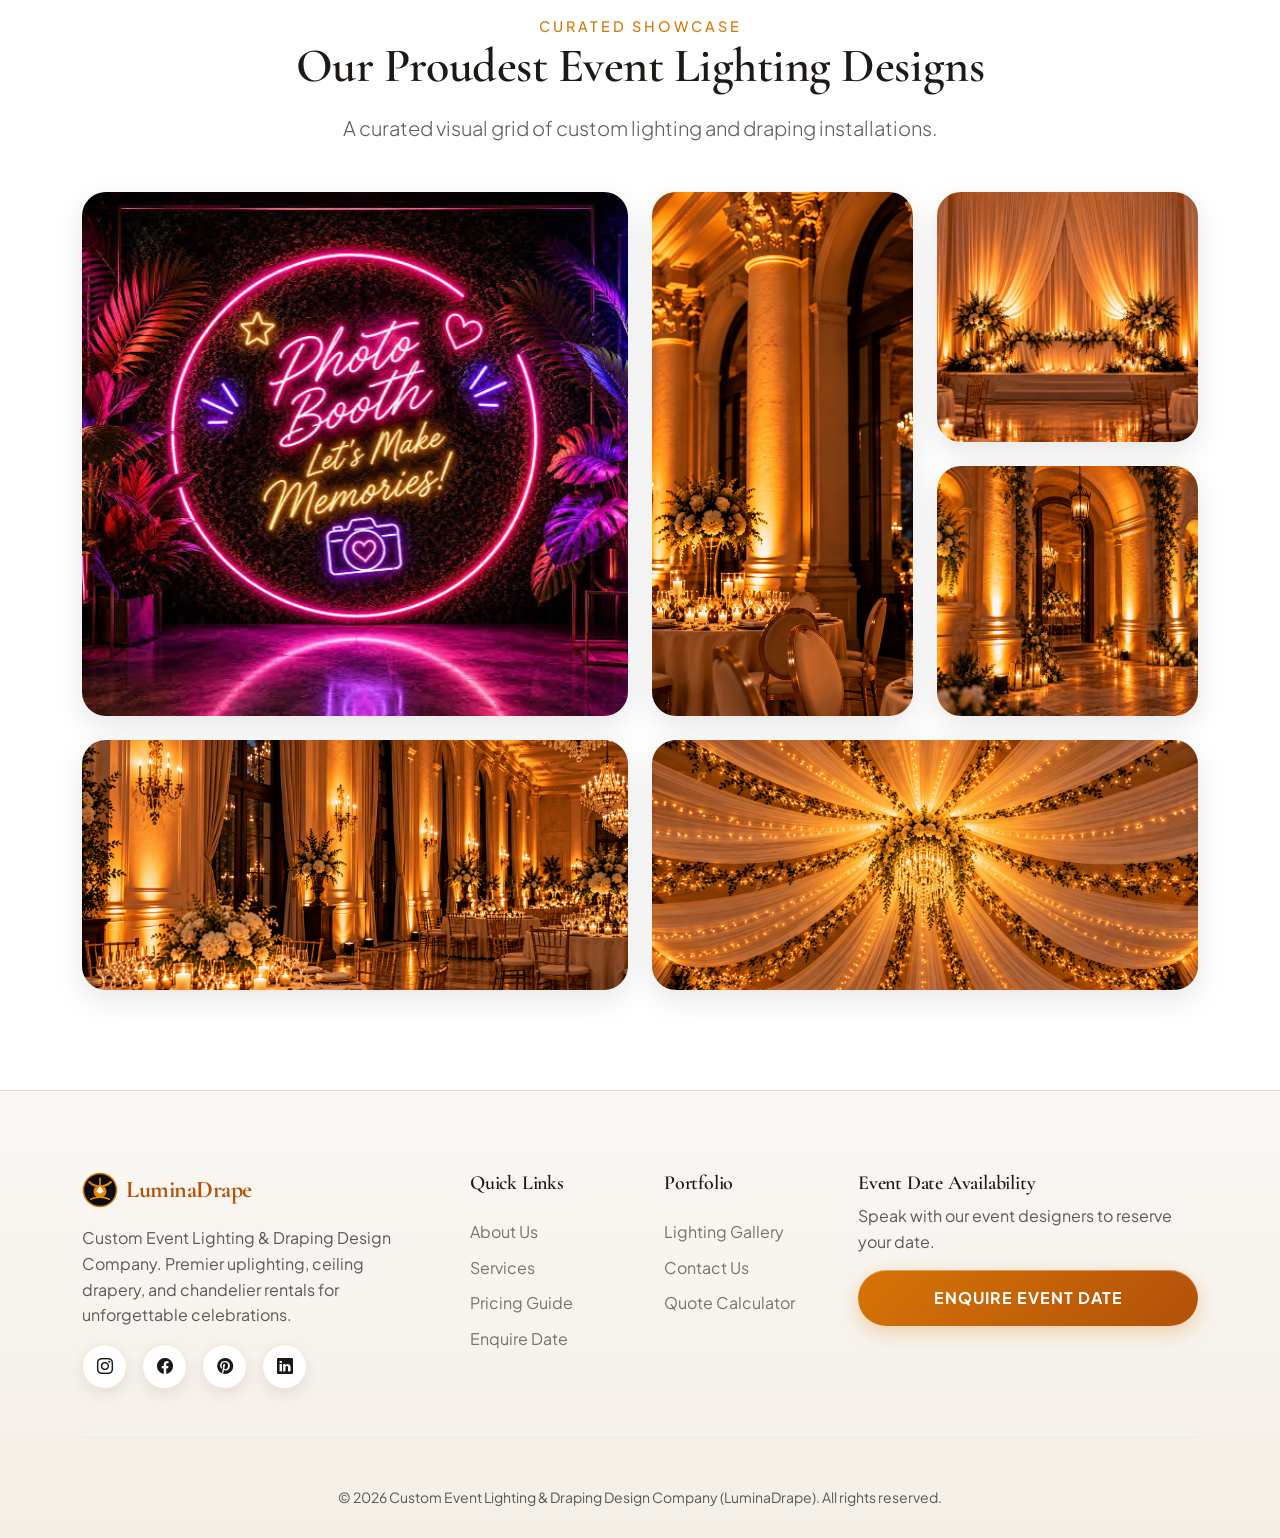
<file: gallery.html>
<!DOCTYPE html>
<html lang="en">
<head>
    <meta charset="UTF-8">
    <meta name="viewport" content="width=device-width, initial-scale=1.0">
    <title>Portfolio Gallery | Custom Event Lighting & Draping Design Company</title>
    <link rel="icon" href="assets/images/favicon.svg" type="image/svg+xml">
    <meta name="description" content="Portfolio of LuminaDrape event lighting transformations, ceiling drapery designs, crystal chandelier rentals, and monogram gobo projections.">
    <link href="https://cdn.jsdelivr.net/npm/bootstrap@5.3.0/dist/css/bootstrap.min.css" rel="stylesheet">
    <link rel="stylesheet" href="https://cdn.jsdelivr.net/npm/bootstrap-icons@1.11.0/font/bootstrap-icons.css">
    <link rel="stylesheet" href="assets/css/style.css">
    <link rel="stylesheet" href="assets/css/dark-mode.css">
    <link rel="stylesheet" href="assets/css/rtl.css">
    <style>
        .gallery-grid {
            display: grid;
            grid-template-columns: repeat(auto-fill, minmax(300px, 1fr));
            gap: 1.5rem;
        }
        .gallery-item {
            position: relative;
            border-radius: 1rem;
            overflow: hidden;
            box-shadow: 0 10px 30px rgba(0,0,0,0.1);
            transition: transform 0.3s ease;
        }
        .gallery-item:hover {
            transform: translateY(-5px);
        }
        .gallery-item img {
            width: 100%;
            height: 250px;
            object-fit: cover;
            display: block;
        }
        .gallery-overlay {
            position: absolute;
            bottom: 0;
            left: 0;
            right: 0;
            background: linear-gradient(to top, rgba(0,0,0,0.9), transparent);
            padding: 1.5rem;
            color: white;
            opacity: 0;
            transition: opacity 0.3s ease;
        }
        .gallery-item:hover .gallery-overlay {
            opacity: 1;
        }
        .gallery-tag {
            background: var(--sunflower-yellow);
            color: white;
            padding: 0.2rem 0.8rem;
            border-radius: 50px;
            font-size: 0.8rem;
            font-weight: 600;
            text-transform: uppercase;
            margin-bottom: 0.5rem;
            display: inline-block;
        }
        .before-after-label {
            position: absolute;
            top: 10px;
            left: 10px;
            background: rgba(11,13,20,0.85);
            color: white;
            padding: 0.2rem 0.8rem;
            border-radius: 4px;
            font-size: 0.8rem;
            font-weight: bold;
            z-index: 2;
        }
        .bento-gallery {
            display: grid;
            grid-template-columns: repeat(4, 1fr);
            grid-auto-rows: 250px;
            gap: 1.5rem;
        }
        .bento-item {
            position: relative;
            border-radius: 1.5rem;
            overflow: hidden;
            box-shadow: 0 10px 30px rgba(0,0,0,0.1);
        }
        .bento-item img {
            width: 100%;
            height: 100%;
            object-fit: cover;
            transition: transform 0.6s cubic-bezier(0.25, 1, 0.5, 1);
        }
        .bento-large {
            grid-column: span 2;
            grid-row: span 2;
        }
        .bento-wide {
            grid-column: span 2;
            grid-row: span 1;
        }
        .bento-tall {
            grid-column: span 1;
            grid-row: span 2;
        }
        .bento-overlay {
            position: absolute;
            inset: 0;
            background: linear-gradient(to top, rgba(11,13,20,0.88) 0%, transparent 100%);
            display: flex;
            flex-direction: column;
            justify-content: flex-end;
            padding: 2rem;
            opacity: 0;
            transition: all 0.4s ease;
        }
        .bento-overlay h5 {
            color: white;
            margin: 0;
            font-weight: 700;
            font-family: var(--font-heading);
            transform: translateY(20px);
            transition: transform 0.4s ease;
        }
        .bento-overlay span {
            color: var(--sunflower-yellow);
            font-size: 0.85rem;
            font-weight: 600;
            text-transform: uppercase;
            letter-spacing: 1px;
            transform: translateY(20px);
            transition: transform 0.4s ease;
            transition-delay: 0.1s;
        }
        .bento-item:hover img {
            transform: scale(1.08);
        }
        .bento-item:hover .bento-overlay {
            opacity: 1;
        }
        .bento-item:hover .bento-overlay h5,
        .bento-item:hover .bento-overlay span {
            transform: translateY(0);
        }
        @media (max-width: 992px) {
            .bento-gallery {
                grid-template-columns: repeat(2, 1fr);
            }
            .bento-large, .bento-wide {
                grid-column: span 2;
            }
        }
        @media (max-width: 576px) {
            .bento-gallery {
                grid-template-columns: 1fr;
                grid-auto-rows: 250px;
            }
            .bento-large, .bento-wide, .bento-tall {
                grid-column: span 1;
                grid-row: span 1;
            }
        }
    </style>
</head>
<body data-theme="light">
    <!-- Navbar -->
    <nav class="navbar navbar-expand-xl navbar-custom">
        <div class="container">
            <a class="navbar-brand d-flex align-items-center gap-2" href="index.html" style="text-decoration: none;">
                <svg width="38" height="38" viewBox="0 0 50 50" fill="none" xmlns="http://www.w3.org/2000/svg">
                    <circle cx="25" cy="25" r="23" fill="#0B0D14" stroke="#D97706" stroke-width="2"/>
                    <path d="M10 14C18 22 32 22 40 14" stroke="url(#nav_glow)" stroke-width="3" stroke-linecap="round"/>
                    <path d="M25 8V18" stroke="#F59E0B" stroke-width="2"/>
                    <circle cx="25" cy="27" r="9" fill="url(#nav_bulb)"/>
                    <path d="M21 27L25 21L29 27" stroke="#FFFFFF" stroke-width="2" stroke-linecap="round" stroke-linejoin="round"/>
                    <circle cx="25" cy="27" r="3" fill="#FFFFFF"/>
                    <path d="M12 38C18 34 32 34 38 38" stroke="url(#nav_glow)" stroke-width="2" stroke-linecap="round"/>
                    <defs>
                        <linearGradient id="nav_glow" x1="10" y1="14" x2="40" y2="38" gradientUnits="userSpaceOnUse">
                            <stop stop-color="#D97706"/>
                            <stop offset="1" stop-color="#F59E0B"/>
                        </linearGradient>
                        <radialGradient id="nav_bulb" cx="0" cy="0" r="1" gradientUnits="userSpaceOnUse" gradientTransform="translate(25 27) rotate(90) scale(10)">
                            <stop stop-color="#F59E0B"/>
                            <stop offset="1" stop-color="#D97706"/>
                        </radialGradient>
                    </defs>
                </svg>
                <span class="fs-4 fw-bolder mb-0" style="color: var(--sunflower-yellow); letter-spacing: -0.5px; font-family: 'Cormorant Garamond', Georgia, serif;">Lumina<span style="color: var(--sky-orange);">Drape</span></span>
            </a>
            <button class="navbar-toggler" type="button" data-bs-toggle="collapse" data-bs-target="#navbarNav">
                <span class="navbar-toggler-icon"></span>
            </button>
            <div class="collapse navbar-collapse" id="navbarNav">
                <ul class="navbar-nav mx-auto">
                    <li class="nav-item"><a class="nav-link" href="index.html">Home 1</a></li>
                    <li class="nav-item"><a class="nav-link" href="home-2.html">Home 2</a></li>
                    <li class="nav-item"><a class="nav-link" href="about.html">About</a></li>
                    <li class="nav-item"><a class="nav-link" href="services.html">Services</a></li>
                    <li class="nav-item"><a class="nav-link active" href="gallery.html">Gallery</a></li>
                    <li class="nav-item"><a class="nav-link" href="pricing.html">Pricing</a></li>
                    <li class="nav-item"><a class="nav-link" href="contact.html">Contact</a></li>
                    <li class="nav-item d-lg-none mt-2">
                        <div class="d-flex gap-2 px-2 pb-2">
                            <button class="btn btn-project btn-primary-fest btn-sm flex-fill" onclick="location.href='quote.html'">Enquire Date</button>
                        </div>
                    </li>
                </ul>
                <div class="d-flex align-items-center gap-2">
                    <button id="rtl-toggle" class="btn btn-outline-fest nav-icon-btn btn-sm fw-bold" style="font-size: 0.7rem; padding: 0.25rem 0.5rem;">RTL</button>
                    <button id="theme-toggle" class="btn btn-outline-fest nav-icon-btn btn-sm" style="padding: 0.25rem 0.5rem;"><i class="bi bi-moon-stars-fill" style="font-size: 0.8rem;"></i></button>
                    <button class="btn btn-project btn-primary-fest btn-sm d-none d-lg-block" onclick="location.href='quote.html'">Enquire Date</button>
                </div>
            </div>
        </div>
    </nav>

    <!-- Header -->
    <header class="section-padding text-center position-relative" style="background: url('assets/images/26.png') center/cover no-repeat; min-height: 420px; display: flex; align-items: center;">
        <div class="position-absolute top-0 start-0 w-100 h-100" style="background: rgba(11, 13, 20, 0.82);"></div>
        <div class="container position-relative z-1">
            <span class="badge bg-warning text-dark mb-3 px-4 py-2 rounded-pill font-monospace fw-bold text-uppercase" style="letter-spacing: 1.5px;">Design Portfolio</span>
            <h1 class="display-3 fw-bold text-white" style="font-family: var(--font-heading);">Lighting & Draping Gallery</h1>
            <p class="lead text-white-50 mx-auto" style="max-width: 750px;">Explore our signature venue transformations, ceiling draping canopies, and crystal chandelier displays.</p>
        </div>
    </header>

    <!-- Transformation Portfolio Gallery Section -->
    <section class="section-padding" style="background: var(--primary-bg);">
        <div class="container">
            <div class="section-title text-center mb-5">
                <span style="color: var(--sunflower-yellow); font-weight: 600; text-transform: uppercase; letter-spacing: 2px;">Transformation Portfolio</span>
                <h2 class="display-5 fw-bolder text-main mt-2">Signature Event Lighting & Draping Gallery</h2>
                <p class="text-muted lead mt-3 mx-auto" style="max-width: 650px;">Explore our ambient venue visual transformations crafted with precision uplighting, silk canopy draping, and crystal chandelier rentals.</p>
            </div>

            <!-- Filters -->
            <div class="d-flex justify-content-center gap-3 mb-5 flex-wrap">
                <button class="btn btn-project btn-primary-fest rounded-pill px-4">All Installations</button>
                <button class="btn btn-project btn-outline-fest rounded-pill px-4">Ballroom Uplighting</button>
                <button class="btn btn-project btn-outline-fest rounded-pill px-4">Ceiling Draping</button>
                <button class="btn btn-project btn-outline-fest rounded-pill px-4">Chandeliers</button>
            </div>

            <div class="row g-4">
                <!-- Project 1 -->
                <div class="col-lg-6">
                    <div class="transformation-card rounded-5 overflow-hidden shadow-lg border h-100" style="border-color: var(--border-color) !important; background: var(--card-bg);">
                        <div class="transform-img-wrap position-relative overflow-hidden" style="height: 340px;">
                            <img src="assets/images/26.png" alt="Grand Ballroom Ambient Transformation" class="w-100 h-100 object-fit-cover" style="transition: transform 0.6s ease;">
                            <span class="position-absolute top-0 end-0 m-3 badge bg-warning text-dark px-3 py-2 rounded-pill font-monospace fw-bold" >BALLROOM UPLIGHTING</span>
                        </div>
                        <div class="p-4">
                            <h4 class="fw-bold text-main mb-2" style="font-family: var(--font-heading);">Grand Ballroom Ambient Transformation</h4>
                            <p class="text-muted mb-0">Wireless RGBAW LED perimeter wash highlighting historic architectural arches and sheer backdrop drapes.</p>
                        </div>
                    </div>
                </div>

                <!-- Project 2 -->
                <div class="col-lg-6">
                    <div class="transformation-card rounded-5 overflow-hidden shadow-lg border h-100" style="border-color: var(--border-color) !important; background: var(--card-bg);">
                        <div class="transform-img-wrap position-relative overflow-hidden" style="height: 340px;">
                            <img src="assets/images/27.png" alt="Romantic Ceiling Fabric Canopy" class="w-100 h-100 object-fit-cover" style="transition: transform 0.6s ease;">
                            <span class="position-absolute top-0 end-0 m-3 badge bg-warning text-dark px-3 py-2 rounded-pill font-monospace fw-bold" >CEILING DRAPING</span>
                        </div>
                        <div class="p-4">
                            <h4 class="fw-bold text-main mb-2" style="font-family: var(--font-heading);">Romantic Tent Ceiling Fabric Canopy</h4>
                            <p class="text-muted mb-0">Full ceiling sheer drapery swoops integrated with warm fairy twinkle lights for a fairytale reception.</p>
                        </div>
                    </div>
                </div>

                <!-- Project 3 -->
                <div class="col-lg-6">
                    <div class="transformation-card rounded-5 overflow-hidden shadow-lg border h-100" style="border-color: var(--border-color) !important; background: var(--card-bg);">
                        <div class="transform-img-wrap position-relative overflow-hidden" style="height: 340px;">
                            <img src="assets/images/28.png" alt="Vintage Crystal Chandelier Rigging" class="w-100 h-100 object-fit-cover" style="transition: transform 0.6s ease;">
                            <span class="position-absolute top-0 end-0 m-3 badge bg-warning text-dark px-3 py-2 rounded-pill font-monospace fw-bold" >CHANDELIER RENTAL</span>
                        </div>
                        <div class="p-4">
                            <h4 class="fw-bold text-main mb-2" style="font-family: var(--font-heading);">Vintage Crystal Chandelier Rigging</h4>
                            <p class="text-muted mb-0">Statement 6-foot crystal chandelier suspended over the main wedding dance floor with remote dimmers.</p>
                        </div>
                    </div>
                </div>

                <!-- Project 4 -->
                <div class="col-lg-6">
                    <div class="transformation-card rounded-5 overflow-hidden shadow-lg border h-100" style="border-color: var(--border-color) !important; background: var(--card-bg);">
                        <div class="transform-img-wrap position-relative overflow-hidden" style="height: 340px;">
                            <img src="assets/images/29.png" alt="Custom Monogram Gobo Projection" class="w-100 h-100 object-fit-cover" style="transition: transform 0.6s ease;">
                            <span class="position-absolute top-0 end-0 m-3 badge bg-warning text-dark px-3 py-2 rounded-pill font-monospace fw-bold" >GOBO PROJECTION</span>
                        </div>
                        <div class="p-4">
                            <h4 class="fw-bold text-main mb-2" style="font-family: var(--font-heading);">Custom Monogram Dance Floor</h4>
                            <p class="text-muted mb-0">Custom monogram gobo light projection illuminating polished hardwood dance floors with crisp warm precision.</p>
                        </div>
                    </div>
                </div>
            </div>
        </div>
    </section>

    <!-- Finished Projects Gallery Section -->
    <section class="section-padding" style="background: var(--secondary-bg);">
        <div class="container">
            <div class="section-title text-center mb-5">
                <span style="color: var(--sunflower-yellow);">Masterpiece Portfolio</span>
                <h2 class="display-5 fw-bolder text-main">Featured Event Installations</h2>
                <p class="text-muted lead mt-3">A closer look at our pristine lighting setups for luxury weddings and corporate galas.</p>
            </div>

            <div class="row g-4 mt-4">
                <div class="col-lg-4 col-md-6">
                    <div class="project-card">
                        <img src="assets/images/30.png" alt="Luxury Wedding Ballroom">
                        <div class="project-badge-icon"><i class="bi bi-search"></i></div>
                        <div class="project-overlay">
                            <span class="small fw-bold text-uppercase tracking-wider" style="color: var(--sunflower-yellow);">Wedding Gala</span>
                            <h5 class="text-white mb-0 mt-1" style="font-family: var(--font-heading);">Emerald Coast Grand Ballroom</h5>
                        </div>
                    </div>
                </div>
                <div class="col-lg-4 col-md-6">
                    <div class="project-card">
                        <img src="assets/images/1.png" alt="White Chiffon Canopy">
                        <div class="project-badge-icon"><i class="bi bi-search"></i></div>
                        <div class="project-overlay">
                            <span class="small fw-bold text-uppercase tracking-wider" style="color: var(--sunflower-yellow);">Ceiling Draping</span>
                            <h5 class="text-white mb-0 mt-1" style="font-family: var(--font-heading);">Fairytale Chiffon Canopy</h5>
                        </div>
                    </div>
                </div>
                <div class="col-lg-4 col-md-6">
                    <div class="project-card">
                        <img src="assets/images/g3.jpg" alt="Vintage Chandelier Table">
                        <div class="project-badge-icon"><i class="bi bi-search"></i></div>
                        <div class="project-overlay">
                            <span class="small fw-bold text-uppercase tracking-wider" style="color: var(--sunflower-yellow);">Chandelier Display</span>
                            <h5 class="text-white mb-0 mt-1" style="font-family: var(--font-heading);">Vintage Crystal Banquet Centerpiece</h5>
                        </div>
                    </div>
                </div>
                <div class="col-lg-4 col-md-6">
                    <div class="project-card">
                        <img src="assets/images/3.png" alt="Column Warm Uplighting">
                        <div class="project-badge-icon"><i class="bi bi-search"></i></div>
                        <div class="project-overlay">
                            <span class="small fw-bold text-uppercase tracking-wider" style="color: var(--sunflower-yellow);">Uplighting</span>
                            <h5 class="text-white mb-0 mt-1" style="font-family: var(--font-heading);">Warm Amber Column Glow</h5>
                        </div>
                    </div>
                </div>
                <div class="col-lg-4 col-md-6">
                    <div class="project-card">
                        <img src="assets/images/g2.jpg" alt="Outdoor Festoon Lights">
                        <div class="project-badge-icon"><i class="bi bi-search"></i></div>
                        <div class="project-overlay">
                            <span class="small fw-bold text-uppercase tracking-wider" style="color: var(--sunflower-yellow);">Outdoor Bistro</span>
                            <h5 class="text-white mb-0 mt-1" style="font-family: var(--font-heading);">Courtyard String Festoon Glow</h5>
                        </div>
                    </div>
                </div>
                <div class="col-lg-4 col-md-6">
                    <div class="project-card">
                        <img src="assets/images/g1.jpg" alt="Pinspot Centerpiece">
                        <div class="project-badge-icon"><i class="bi bi-search"></i></div>
                        <div class="project-overlay">
                            <span class="small fw-bold text-uppercase tracking-wider" style="color: var(--sunflower-yellow);">Pin-Spotting</span>
                            <h5 class="text-white mb-0 mt-1" style="font-family: var(--font-heading);">Gala Floral Table Focus</h5>
                        </div>
                    </div>
                </div>
            </div>
            
            <div class="text-center mt-5">
                <a href="quote.html" class="btn btn-project btn-primary-fest rounded-pill px-5 py-3">Reserve Lighting for Your Date</a>
            </div>
        </div>
    </section>

    <!-- Bento Box Gallery Section -->
    <section class="section-padding overflow-hidden" style="background: var(--card-bg);">
        <div class="container">
            <div class="section-title text-center mb-5">
                <span style="color: var(--sunflower-yellow);">Curated Showcase</span>
                <h2 class="display-5 fw-bolder text-main">Our Proudest Event Lighting Designs</h2>
                <p class="text-muted lead mt-3">A curated visual grid of custom lighting and draping installations.</p>
            </div>
            
            <div class="bento-gallery mt-5">
                <div class="bento-item bento-large group">
                    <img src="assets/images/g5.jpg" alt="Grand Ballroom Lighting">
                    <div class="bento-overlay">
                        <h5>Annual Corporate Gala</h5>
                        <span>Full Venue Ambient Transformation</span>
                    </div>
                </div>
                <div class="bento-item bento-tall group">
                    <img src="assets/images/7.png" alt="Column Wash">
                    <div class="bento-overlay">
                        <h5>Architectural Column Wash</h5>
                        <span>Wireless LED Uplighting</span>
                    </div>
                </div>
                <div class="bento-item group">
                    <img src="assets/images/8.png" alt="Fabric Swags">
                    <div class="bento-overlay">
                        <h5>Silk Fabric Swags</h5>
                        <span>Ceiling Draping</span>
                    </div>
                </div>
                <div class="bento-item group">
                    <img src="assets/images/9.png" alt="Crystal Chandelier">
                    <div class="bento-overlay">
                        <h5>Vintage Brass Chandelier</h5>
                        <span>Statement Rental</span>
                    </div>
                </div>
                <div class="bento-item bento-wide group">
                    <img src="assets/images/10.png" alt="Monogram Projection">
                    <div class="bento-overlay">
                        <h5>Custom Monogram Dance Floor</h5>
                        <span>Gobo Light Projection</span>
                    </div>
                </div>
                <div class="bento-item bento-wide group">
                    <img src="assets/images/11.png" alt="Outdoor Festoon Glow">
                    <div class="bento-overlay">
                        <h5>Courtyard String Festoon Glow</h5>
                        <span>Atmospheric Outdoor Bistro</span>
                    </div>
                </div>
            </div>
        </div>
    </section>

    <!-- Footer -->
    <footer>
        <div class="container">
            <div class="row g-5">
                <div class="col-lg-4">
                    <a class="footer-logo d-flex align-items-center gap-2 mb-3" href="index.html" style="text-decoration: none;">
                        <svg width="36" height="36" viewBox="0 0 50 50" fill="none" xmlns="http://www.w3.org/2000/svg">
                        <circle cx="25" cy="25" r="23" fill="#0B0D14" stroke="#D97706" stroke-width="2"/>
                        <path d="M10 14C18 22 32 22 40 14" stroke="url(#foot_glow)" stroke-width="3" stroke-linecap="round"/>
                        <path d="M25 8V18" stroke="#F59E0B" stroke-width="2"/>
                        <circle cx="25" cy="27" r="9" fill="url(#foot_bulb)"/>
                        <path d="M21 27L25 21L29 27" stroke="#FFFFFF" stroke-width="2" stroke-linecap="round" stroke-linejoin="round"/>
                        <circle cx="25" cy="27" r="3" fill="#FFFFFF"/>
                        <path d="M12 38C18 34 32 34 38 38" stroke="url(#foot_glow)" stroke-width="2" stroke-linecap="round"/>
                        <defs>
                            <linearGradient id="foot_glow" x1="10" y1="14" x2="40" y2="38" gradientUnits="userSpaceOnUse">
                                <stop stop-color="#D97706"/>
                                <stop offset="1" stop-color="#F59E0B"/>
                            </linearGradient>
                            <radialGradient id="foot_bulb" cx="0" cy="0" r="1" gradientUnits="userSpaceOnUse" gradientTransform="translate(25 27) rotate(90) scale(10)">
                                <stop stop-color="#F59E0B"/>
                                <stop offset="1" stop-color="#D97706"/>
                            </radialGradient>
                        </defs>
                    </svg>
                        <span class="fs-4 fw-bolder mb-0" style="letter-spacing: -0.5px; font-family: 'Cormorant Garamond', serif; color: var(--sunflower-yellow);">
                            Lumina<span style="color: var(--sky-orange);">Drape</span>
                        </span>
                    </a>
                    <p class="text-muted">Custom Event Lighting & Draping Design Company. Premier uplighting, ceiling drapery, and chandelier rentals for unforgettable celebrations.</p>
                    <div class="social-icons mt-3">
                        <a href="#" class="social-icon" aria-label="Instagram"><i class="bi bi-instagram"></i></a>
                        <a href="#" class="social-icon" aria-label="Facebook"><i class="bi bi-facebook"></i></a>
                        <a href="#" class="social-icon" aria-label="Pinterest"><i class="bi bi-pinterest"></i></a>
                        <a href="#" class="social-icon" aria-label="LinkedIn"><i class="bi bi-linkedin"></i></a>
                    </div>
                </div>
                <div class="col-lg-2 footer-links">
                    <h5>Quick Links</h5>
                    <ul>
                        <li><a href="about.html">About Us</a></li>
                        <li><a href="services.html">Services</a></li>
                        <li><a href="pricing.html">Pricing Guide</a></li>
                        <li><a href="quote.html">Enquire Date</a></li>
                    </ul>
                </div>
                <div class="col-lg-2 footer-links">
                    <h5>Portfolio</h5>
                    <ul>
                        <li><a href="gallery.html">Lighting Gallery</a></li>
                        <li><a href="contact.html">Contact Us</a></li>
                        <li><a href="quote.html">Quote Calculator</a></li>
                    </ul>
                </div>
                <div class="col-lg-4">
                    <h5>Event Date Availability</h5>
                    <p class="text-muted">Speak with our event designers to reserve your date.</p>
                    <a href="quote.html" class="btn btn-project btn-primary-fest w-100 py-3">Enquire Event Date</a>
                </div>
            </div>
            <hr class="my-5 border-warning opacity-25">
            <div class="text-center text-muted small">
                &copy; 2026 Custom Event Lighting & Draping Design Company (LuminaDrape). All rights reserved.
            </div>
        </div>
    </footer>
    <script src="https://cdn.jsdelivr.net/npm/bootstrap@5.3.0/dist/js/bootstrap.bundle.min.js"></script>
    <script src="assets/js/main.js"></script>

</body>
</html>
</file>
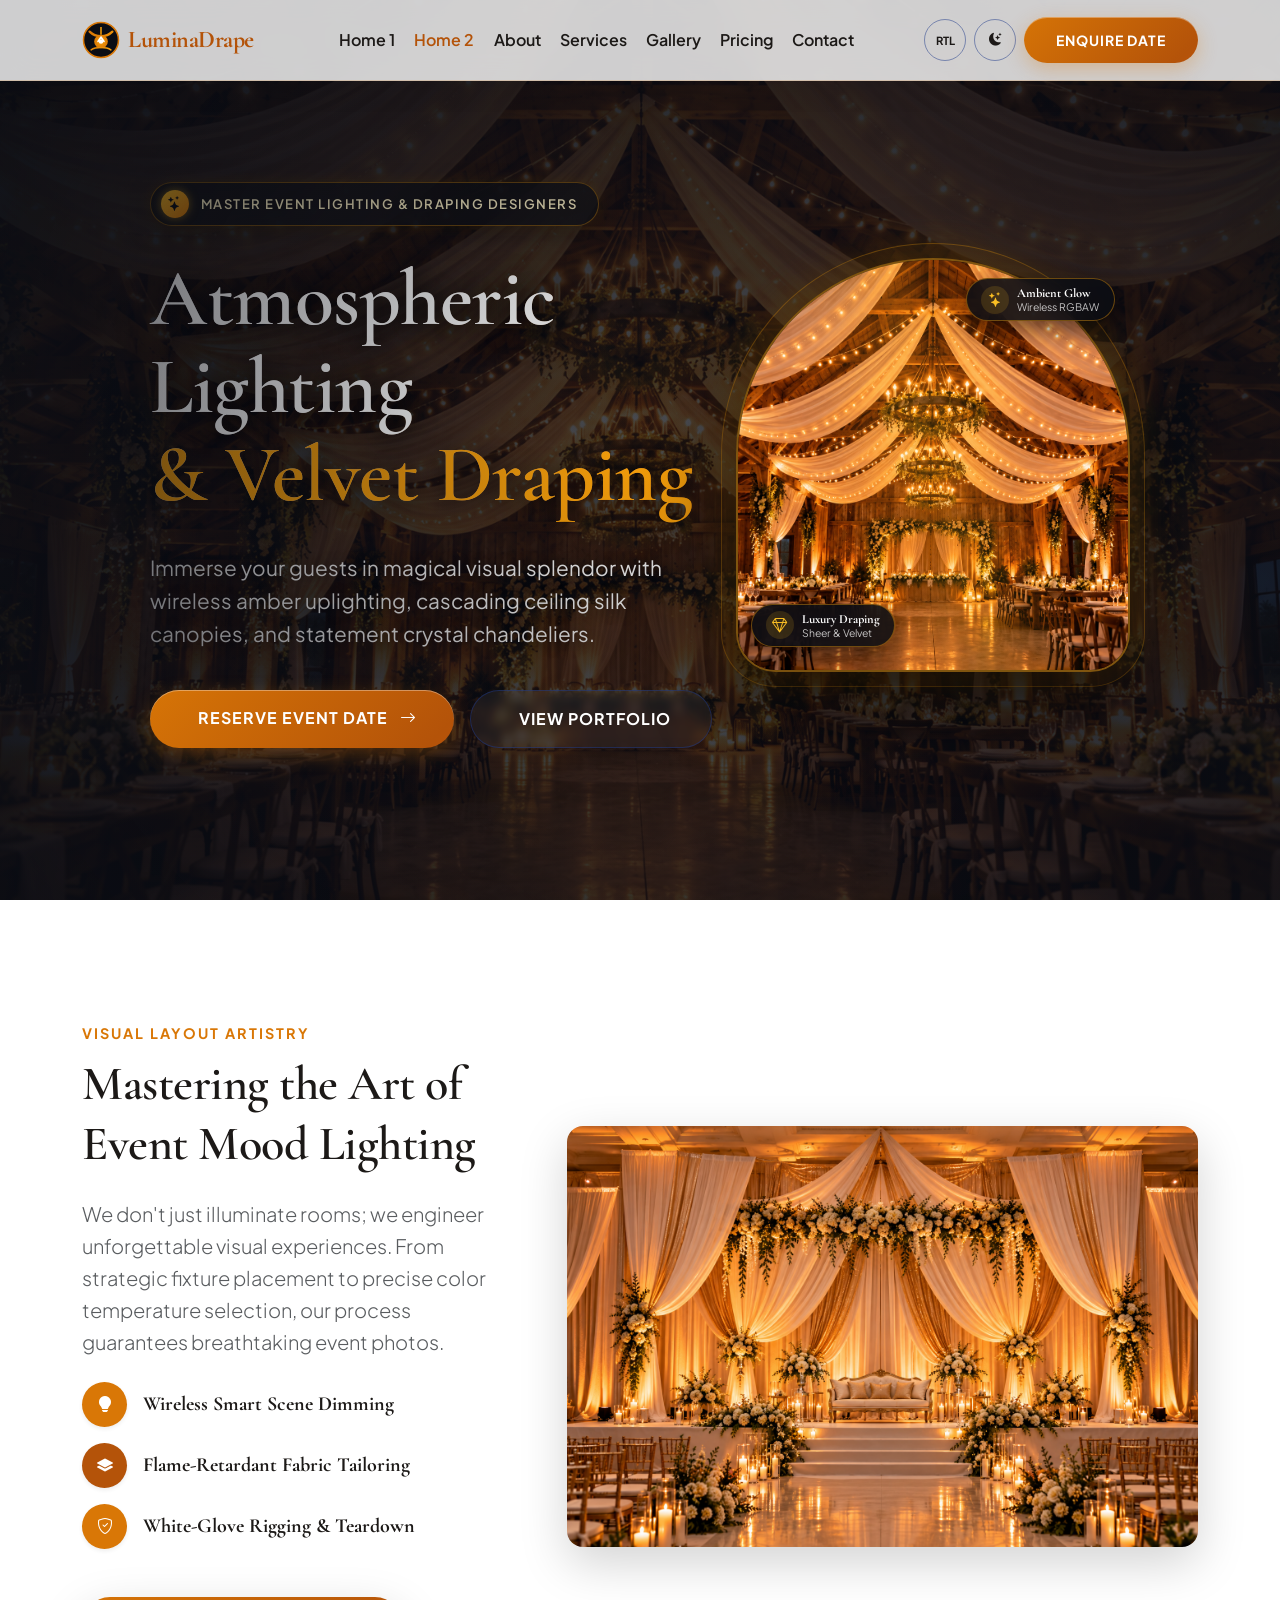
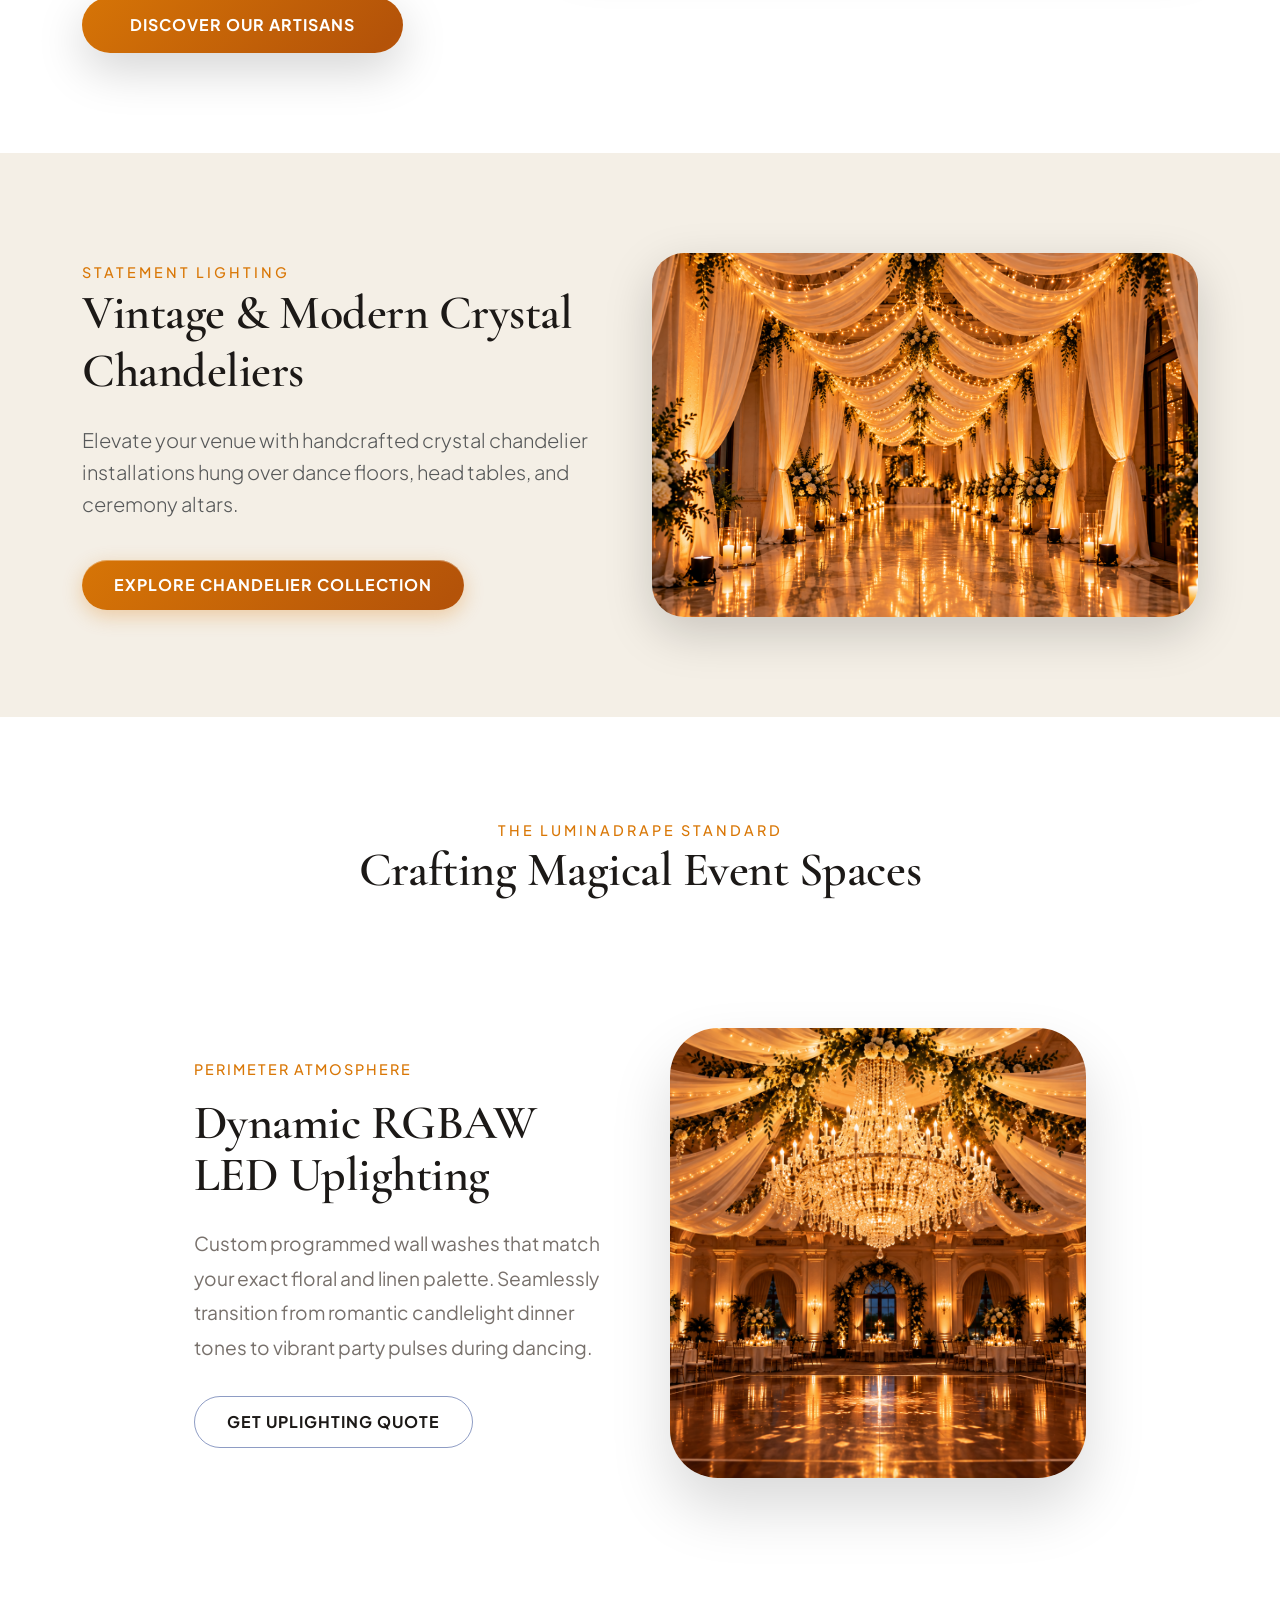
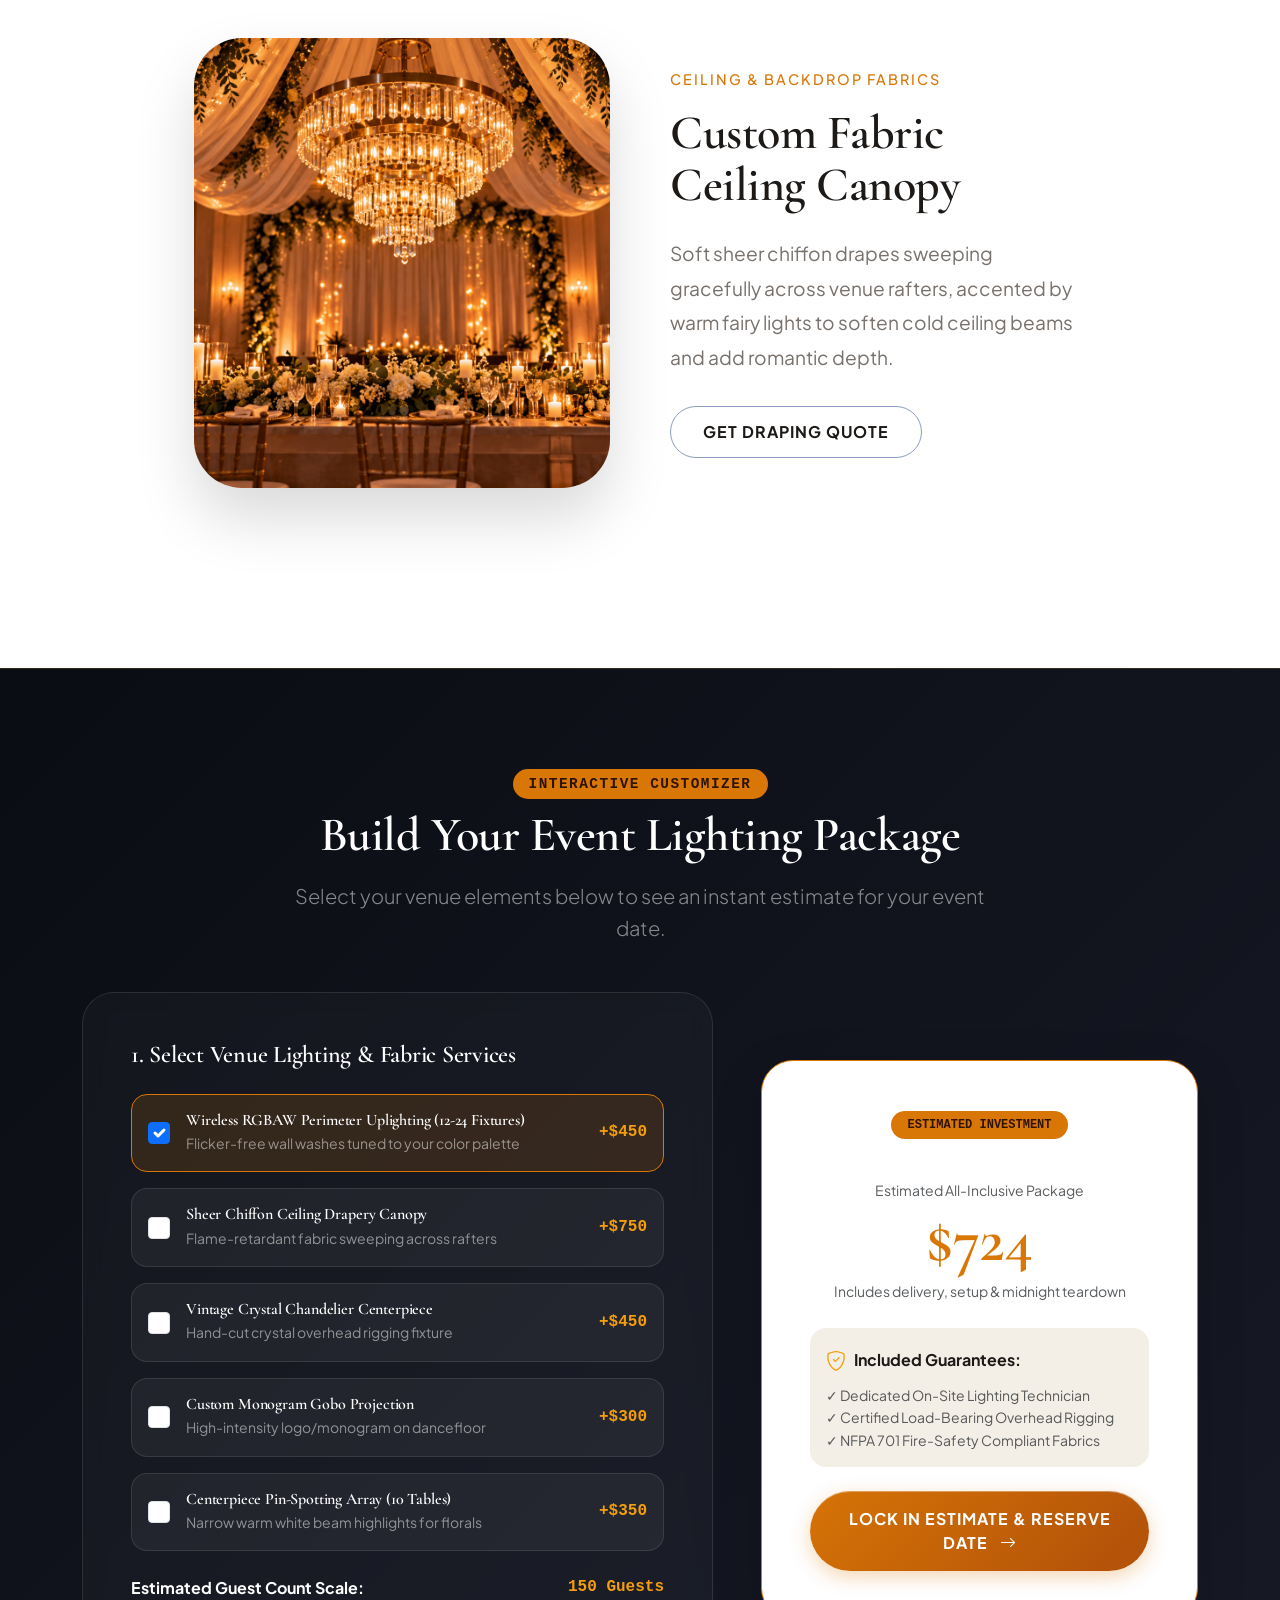
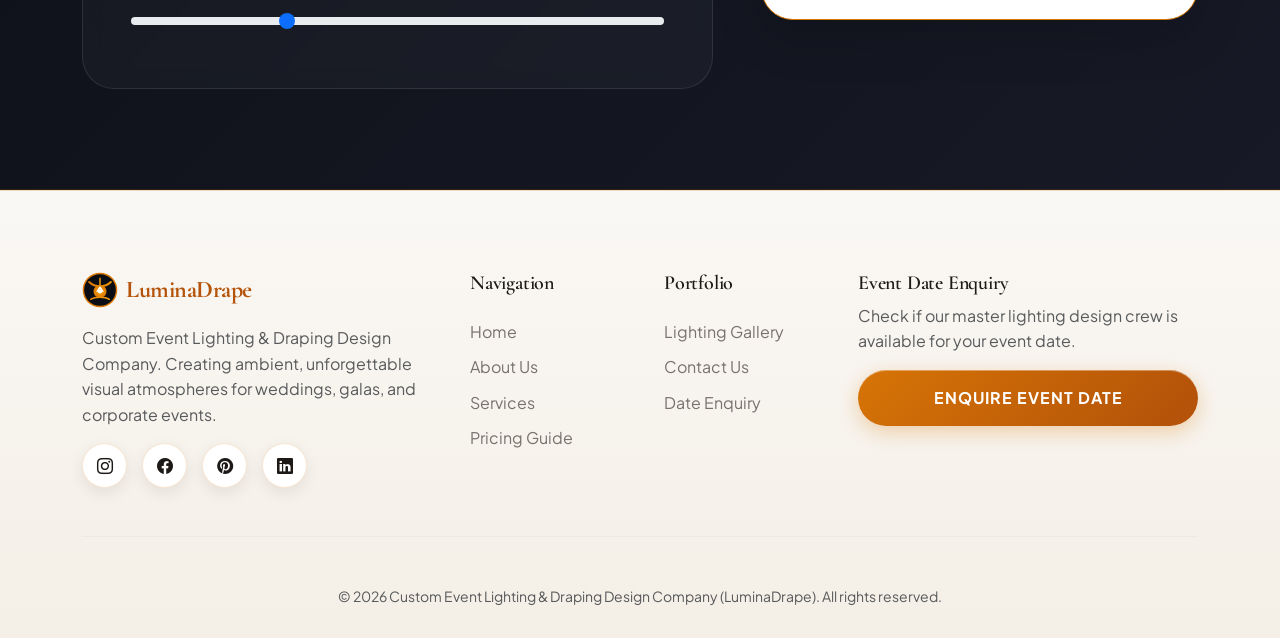
<file: home-2.html>
<!DOCTYPE html>
<html lang="en">
<head>
    <meta charset="UTF-8">
    <meta name="viewport" content="width=device-width, initial-scale=1.0">
    <title>Custom Event Lighting & Draping Design Company | Architectural Illumination & Draping Artistry</title>
    <link rel="icon" href="assets/images/favicon.svg" type="image/svg+xml">
    
    <!-- Bootstrap 5 CDN -->
    <link href="https://cdn.jsdelivr.net/npm/bootstrap@5.3.0/dist/css/bootstrap.min.css" rel="stylesheet">
    <!-- Bootstrap Icons -->
    <link rel="stylesheet" href="https://cdn.jsdelivr.net/npm/bootstrap-icons@1.11.0/font/bootstrap-icons.css">
    
    <!-- Custom CSS -->
    <link rel="stylesheet" href="assets/css/style.css">
    <link rel="stylesheet" href="assets/css/dark-mode.css">
    <link rel="stylesheet" href="assets/css/rtl.css">
    
    <style>
        .hero-2 {
            min-height: 100vh;
            display: flex;
            align-items: center;
            padding: 130px 8% 100px;
            background: linear-gradient(135deg, rgba(11, 13, 20, 0.92) 0%, rgba(11, 13, 20, 0.55) 100%), url('assets/images/13.png');
            background-size: cover;
            background-position: center;
            background-attachment: fixed;
            position: relative;
            overflow: hidden;
        }
        
        .hero-2::before {
            content: '';
            position: absolute;
            top: 0; left: 0; right: 0; bottom: 0;
            background: radial-gradient(circle at center, transparent 0%, #0b0d14 120%);
            pointer-events: none;
            z-index: 1;
        }
        
        .hero-2 .hero-content {
            max-width: 800px;
            z-index: 2;
        }

        .hero-2 .hero-content h1 {
            font-size: 5rem;
            line-height: 1.1;
            margin-bottom: 2rem;
            color: #ffffff !important;
            -webkit-text-fill-color: #ffffff !important;
            font-family: var(--font-heading);
            font-weight: 700;
            text-shadow: 0 4px 25px rgba(0,0,0,0.95), 0 0 40px rgba(0,0,0,0.8);
            letter-spacing: -0.5px;
        }

        .hero-2 .hero-content h1 span {
            color: var(--sunflower-yellow) !important;
            -webkit-text-fill-color: #f59e0b !important;
            text-shadow: 0 4px 25px rgba(0,0,0,0.95);
        }

        .hero-2 .hero-content p {
            font-size: 1.3rem;
            color: rgba(255, 255, 255, 0.95) !important;
            margin-bottom: 2.5rem;
            max-width: 650px;
            text-shadow: 0 2px 15px rgba(0,0,0,0.9);
            line-height: 1.6;
        }

        @media (max-width: 991px) {
            .hero-2 { padding: 130px 4% 60px; text-align: center; }
            .hero-2 .hero-content { margin-bottom: 2rem; }
            .hero-graphic { max-width: 310px; margin-top: 1.5rem; }
            .hero-float-badge { padding: 0.35rem 0.75rem; gap: 7px; }
            .hero-float-badge strong { font-size: 0.72rem; }
            .hero-float-badge span { font-size: 0.6rem; }
            .hero-float-badge i { width: 24px; height: 24px; font-size: 0.85rem; }
            .float-badge-1 { top: 12px; right: 12px; }
            .float-badge-2 { bottom: 15px; left: 12px; }
        }
        @media (max-width: 768px) {
            .hero-2 { padding: 125px 4% 50px; text-align: center; justify-content: center; }
            .hero-2 .hero-content h1 { font-size: 2.8rem; margin-bottom: 1.5rem; }
            .hero-2 .hero-content p { font-size: 1.1rem; margin-bottom: 1.8rem; margin-left: auto; margin-right: auto; }
            .hero-2 .d-flex { justify-content: center; }
            .hero-graphic { max-width: 270px; margin-top: 1.5rem; }
            .float-badge-1 { top: 10px; right: 10px; }
            .float-badge-2 { bottom: 12px; left: 10px; }
        }
        @media (max-width: 576px) {
            .hero-2 { padding: 120px 4% 40px; }
            .hero-2 .hero-content h1 { font-size: 2.1rem; }
            .hero-graphic { max-width: 230px; margin-top: 1.5rem; }
            .hero-float-badge { padding: 0.28rem 0.55rem; gap: 5px; }
            .hero-float-badge strong { font-size: 0.65rem; }
            .hero-float-badge span { font-size: 0.54rem; }
            .hero-float-badge i { width: 20px; height: 20px; font-size: 0.75rem; }
            .float-badge-1 { top: 8px; right: 8px; }
            .float-badge-2 { bottom: 10px; left: 8px; }
        }
        
        .glass-badge {
            display: inline-flex;
            align-items: center;
            gap: 12px;
            background: rgba(11, 13, 20, 0.7);
            backdrop-filter: blur(16px);
            -webkit-backdrop-filter: blur(16px);
            border: 1px solid rgba(245, 158, 11, 0.4);
            color: #fef3c7;
            padding: 0.45rem 1.3rem 0.45rem 0.6rem;
            border-radius: 50px;
            font-weight: 600;
            font-size: 0.82rem;
            letter-spacing: 1.5px;
            text-transform: uppercase;
            margin-bottom: 1.8rem;
            box-shadow: 0 8px 24px rgba(0, 0, 0, 0.4), 0 0 15px rgba(245, 158, 11, 0.15);
            transition: all 0.3s ease;
        }
        
        .glass-badge:hover {
            border-color: rgba(245, 158, 11, 0.7);
            box-shadow: 0 10px 30px rgba(0, 0, 0, 0.5), 0 0 25px rgba(245, 158, 11, 0.3);
            transform: translateY(-2px);
        }

        .glass-badge i {
            color: #0b0d14;
            background: linear-gradient(135deg, #fbbf24 0%, #d97706 100%);
            font-size: 0.95rem;
            width: 28px;
            height: 28px;
            border-radius: 50%;
            display: inline-flex;
            align-items: center;
            justify-content: center;
            box-shadow: 0 0 10px rgba(251, 191, 36, 0.5);
        }
        
        .hero-graphic {
            position: relative;
            width: 100%;
            max-width: 460px;
            aspect-ratio: 1 / 1.05;
            margin: 0 auto;
            z-index: 2;
            display: flex;
            align-items: center;
            justify-content: center;
        }

        .hero-frame-wrap {
            position: relative;
            width: 100%;
            height: 100%;
            border-radius: 200px 200px 40px 40px;
            overflow: hidden;
            border: 2px solid rgba(245, 158, 11, 0.5);
            box-shadow: 0 30px 80px rgba(0, 0, 0, 0.7), 0 0 50px rgba(245, 158, 11, 0.25);
            background: #0b0d14;
            z-index: 2;
        }

        .hero-img-main {
            width: 100%;
            height: 100%;
            object-fit: cover;
            transition: transform 0.8s ease;
        }

        .hero-graphic:hover .hero-img-main {
            transform: scale(1.06);
        }

        /* Ambient Light Sweep Effect */
        .hero-frame-wrap::after {
            content: '';
            position: absolute;
            top: -50%;
            left: -50%;
            width: 200%;
            height: 200%;
            background: linear-gradient(45deg, transparent 40%, rgba(251, 191, 36, 0.18) 50%, transparent 60%);
            transform: rotate(30deg);
            animation: lightSweep 6s infinite ease-in-out;
            pointer-events: none;
        }

        @keyframes lightSweep {
            0% { transform: translateY(-100%) rotate(30deg); }
            50%, 100% { transform: translateY(100%) rotate(30deg); }
        }

        /* Static Elegant Ambient Frame Glow */
        .hero-graphic::before {
            content: '';
            position: absolute;
            top: -15px; left: -15px; right: -15px; bottom: -15px;
            border-radius: 215px 215px 55px 55px;
            border: 1px solid rgba(245, 158, 11, 0.3);
            background: rgba(245, 158, 11, 0.04);
            z-index: 1;
            pointer-events: none;
        }

        /* Floating Glass Badges */
        .hero-float-badge {
            position: absolute;
            background: rgba(11, 13, 20, 0.88);
            backdrop-filter: blur(14px);
            -webkit-backdrop-filter: blur(14px);
            border: 1px solid rgba(245, 158, 11, 0.4);
            border-radius: 50px;
            padding: 0.4rem 0.9rem;
            display: flex;
            align-items: center;
            gap: 8px;
            color: #ffffff;
            box-shadow: 0 10px 25px rgba(0, 0, 0, 0.5);
            z-index: 10;
            animation: floatBadge 5s ease-in-out infinite;
        }

        .float-badge-1 {
            top: 20px;
            right: 15px;
        }

        .float-badge-2 {
            bottom: 25px;
            left: 15px;
            animation-delay: -2.5s;
        }

        .hero-float-badge i {
            font-size: 0.95rem;
            color: #fbbf24;
            background: rgba(251, 191, 36, 0.15);
            width: 28px;
            height: 28px;
            border-radius: 50%;
            display: flex;
            align-items: center;
            justify-content: center;
        }

        .hero-float-badge div {
            display: flex;
            flex-direction: column;
            line-height: 1.15;
        }

        .hero-float-badge strong {
            font-size: 0.78rem;
            font-weight: 700;
            color: #ffffff;
            font-family: var(--font-heading);
        }

        .hero-float-badge span {
            font-size: 0.65rem;
            color: rgba(255, 255, 255, 0.75);
        }

        @keyframes floatBadge {
            0%, 100% { transform: translateY(0); }
            50% { transform: translateY(-12px); }
        }

        @keyframes float {
            0%, 100% { transform: translateY(0); }
            50% { transform: translateY(-15px); }
        }

        .showcase-card {
            border-radius: 3rem;
            border: none;
            overflow: hidden;
            height: 400px;
            position: relative;
            transition: var(--transition);
        }

        .showcase-card img {
            width: 100%;
            height: 100%;
            object-fit: cover;
            transition: var(--transition);
        }

        .showcase-overlay {
            position: absolute;
            bottom: 0;
            left: 0;
            right: 0;
            padding: 2rem;
            background: linear-gradient(transparent, rgba(0,0,0,0.85));
            color: white;
            transform: translateY(20px);
            opacity: 0;
            transition: var(--transition);
        }

        .showcase-card:hover .showcase-overlay {
            transform: translateY(0);
            opacity: 1;
        }

        .showcase-card:hover img {
            transform: scale(1.1);
        }

        .giant-card {
            padding: 0 !important;
            background: var(--card-bg) !important;
            border: 1px solid var(--border-color) !important;
            transition: all 0.4s cubic-bezier(0.175, 0.885, 0.32, 1.275) !important;
        }

        .giant-card .img-wrapper {
            height: 280px;
            border-radius: 0;
            margin-bottom: 0;
        }

        .giant-card .card-content {
            padding: 1.5rem;
        }

        .giant-card:hover {
            transform: translateY(-15px) scale(1.02);
            border-color: var(--sunflower-yellow) !important;
            box-shadow: 0 20px 40px var(--shadow-glow) !important;
        }

        .giant-card:hover .img-wrapper img {
            transform: scale(1.1);
        }

        .feature-block {
            padding: 80px 10%;
            display: flex;
            align-items: center;
            gap: 60px;
            min-height: 500px;
        }

        .feature-block:nth-child(even) {
            flex-direction: row-reverse;
        }

        .feature-image-side {
            flex: 1;
            height: 450px;
            border-radius: 3rem;
            overflow: hidden;
            box-shadow: 0 30px 60px rgba(0,0,0,0.15);
        }

        .feature-image-side img {
            width: 100%;
            height: 100%;
            object-fit: cover;
            transition: transform 0.8s ease;
        }

        .feature-block:hover .feature-image-side img {
            transform: scale(1.05);
        }

        .feature-text-side {
            flex: 1;
        }

        .feature-tag {
            color: var(--sunflower-yellow);
            font-weight: 500;
            text-transform: uppercase;
            letter-spacing: 2px;
            font-size: 0.9rem;
            margin-bottom: 1rem;
            display: block;
        }

        .feature-title {
            font-size: 3rem;
            margin-bottom: 1.5rem;
            line-height: 1.1;
            font-family: var(--font-heading);
        }

        .feature-desc {
            font-size: 1.2rem;
            color: var(--text-muted);
            line-height: 1.8;
            margin-bottom: 2rem;
        }

        @media (max-width: 991px) {
            .feature-block, .feature-block:nth-child(even) {
                flex-direction: column;
                padding: 60px 5%;
                gap: 30px;
                text-align: center;
            }
            .feature-image-side {
                width: 100%;
                height: 350px;
            }
            .feature-title {
                font-size: 2.2rem;
            }
        }
    </style>
</head>
<body data-theme="light">

    <!-- Navbar -->
    <nav class="navbar navbar-expand-xl navbar-custom">
        <div class="container">
            <a class="navbar-brand d-flex align-items-center gap-2" href="index.html" style="text-decoration: none;">
                <svg width="38" height="38" viewBox="0 0 50 50" fill="none" xmlns="http://www.w3.org/2000/svg">
                    <circle cx="25" cy="25" r="23" fill="#0B0D14" stroke="#D97706" stroke-width="2"/>
                    <path d="M10 14C18 22 32 22 40 14" stroke="url(#nav_glow)" stroke-width="3" stroke-linecap="round"/>
                    <path d="M25 8V18" stroke="#F59E0B" stroke-width="2"/>
                    <circle cx="25" cy="27" r="9" fill="url(#nav_bulb)"/>
                    <path d="M21 27L25 21L29 27" stroke="#FFFFFF" stroke-width="2" stroke-linecap="round" stroke-linejoin="round"/>
                    <circle cx="25" cy="27" r="3" fill="#FFFFFF"/>
                    <path d="M12 38C18 34 32 34 38 38" stroke="url(#nav_glow)" stroke-width="2" stroke-linecap="round"/>
                    <defs>
                        <linearGradient id="nav_glow" x1="10" y1="14" x2="40" y2="38" gradientUnits="userSpaceOnUse">
                            <stop stop-color="#D97706"/>
                            <stop offset="1" stop-color="#F59E0B"/>
                        </linearGradient>
                        <radialGradient id="nav_bulb" cx="0" cy="0" r="1" gradientUnits="userSpaceOnUse" gradientTransform="translate(25 27) rotate(90) scale(10)">
                            <stop stop-color="#F59E0B"/>
                            <stop offset="1" stop-color="#D97706"/>
                        </radialGradient>
                    </defs>
                </svg>
                <span class="fs-4 fw-bolder mb-0" style="color: var(--sunflower-yellow); letter-spacing: -0.5px; font-family: 'Cormorant Garamond', serif;">Lumina<span style="color: var(--sky-orange);">Drape</span></span>
            </a>
            <button class="navbar-toggler" type="button" data-bs-toggle="collapse" data-bs-target="#navbarNav">
                <span class="navbar-toggler-icon"></span>
            </button>
            <div class="collapse navbar-collapse" id="navbarNav">
                <ul class="navbar-nav mx-auto">
                    <li class="nav-item"><a class="nav-link" href="index.html">Home 1</a></li>
                    <li class="nav-item"><a class="nav-link active" href="home-2.html">Home 2</a></li>
                    <li class="nav-item"><a class="nav-link" href="about.html">About</a></li>
                    <li class="nav-item"><a class="nav-link" href="services.html">Services</a></li>
                    <li class="nav-item"><a class="nav-link" href="gallery.html">Gallery</a></li>
                    <li class="nav-item"><a class="nav-link" href="pricing.html">Pricing</a></li>
                    <li class="nav-item"><a class="nav-link" href="contact.html">Contact</a></li>
                    <li class="nav-item d-lg-none mt-2">
                        <div class="d-flex gap-2 px-2 pb-2">
                            <button class="btn btn-project btn-primary-fest btn-sm flex-fill" onclick="location.href='quote.html'">Enquire Date</button>
                        </div>
                    </li>
                </ul>
                <div class="d-flex align-items-center gap-2">
                    <button id="rtl-toggle" class="btn btn-outline-fest nav-icon-btn btn-sm fw-bold" style="font-size: 0.7rem; padding: 0.25rem 0.5rem;">RTL</button>
                    <button id="theme-toggle" class="btn btn-outline-fest nav-icon-btn btn-sm" style="padding: 0.25rem 0.5rem;"><i class="bi bi-moon-stars-fill" style="font-size: 0.8rem;"></i></button>
                    <button class="btn btn-project btn-primary-fest btn-sm d-none d-lg-block" onclick="location.href='quote.html'">Enquire Date</button>
                </div>
            </div>
        </div>
    </nav>

    <!-- Hero Section 2 -->
    <header class="hero-2">
        <div class="container-fluid px-lg-5">
            <div class="row align-items-center">
                <div class="col-lg-7">
                    <div class="hero-content text-center text-lg-start">
                        <div class="glass-badge">
                            <i class="bi bi-stars"></i> Master Event Lighting & Draping Designers
                        </div>
                        <h1>Atmospheric Lighting <br><span style="color: var(--sunflower-yellow);">& Velvet Draping</span></h1>
                        <p>Immerse your guests in magical visual splendor with wireless amber uplighting, cascading ceiling silk canopies, and statement crystal chandeliers.</p>
                        <div class="d-grid gap-3 d-sm-flex justify-content-sm-center justify-content-lg-start mt-4">
                            <a href="quote.html" class="btn btn-project btn-primary-fest rounded-pill px-4 px-md-5 py-3 fs-6 text-nowrap">Reserve Event Date <i class="bi bi-arrow-right ms-2"></i></a>
                            <a href="gallery.html" class="btn btn-project btn-outline-fest rounded-pill px-4 px-md-5 py-3 fs-6 text-nowrap" style="color: white; border-color: rgba(255,255,255,0.3); background: rgba(255,255,255,0.05); backdrop-filter: blur(5px);">View Portfolio</a>
                        </div>
                    </div>
                </div>
                <div class="col-lg-5 mt-5 mt-lg-0">
                    <div class="hero-graphic">
                        <div class="hero-frame-wrap">
                            <img src="assets/images/13.png" alt="Ambient Event Uplighting" class="hero-img-main">
                        </div>
                        <div class="hero-float-badge float-badge-1">
                            <i class="bi bi-stars"></i>
                            <div>
                                <strong>Ambient Glow</strong>
                                <span>Wireless RGBAW</span>
                            </div>
                        </div>
                        <div class="hero-float-badge float-badge-2">
                            <i class="bi bi-gem"></i>
                            <div>
                                <strong>Luxury Draping</strong>
                                <span>Sheer & Velvet</span>
                            </div>
                        </div>
                    </div>
                </div>
            </div>
        </div>
    </header>

    <!-- Premium Signature Finishes Section -->
    <section class="section-padding position-relative" style="background: var(--card-bg); overflow: hidden;">
        <div class="container position-relative z-index-1">
            <div class="row align-items-center g-5">
                <div class="col-lg-5 text-center text-md-start">
                    <div class="section-title mb-4 text-start">
                        <span class="fw-bold text-uppercase" style="color: var(--sunflower-yellow); letter-spacing: 2px;">Visual Layout Artistry</span>
                        <h2 class="display-4 fw-bolder text-main lh-sm mt-2 mb-4">Mastering the Art of Event Mood Lighting</h2>
                    </div>
                    <p class="lead text-muted mb-4 mx-auto mx-md-0" style="max-width: 600px;">
                        We don't just illuminate rooms; we engineer unforgettable visual experiences. From strategic fixture placement to precise color temperature selection, our process guarantees breathtaking event photos.
                    </p>
                    <ul class="list-unstyled mb-5 d-inline-block text-start mx-auto">
                        <li class="d-flex align-items-center mb-3">
                            <div class="icon-circle text-white me-3 d-flex align-items-center justify-content-center shadow-sm" style="width: 45px; height: 45px; border-radius: 50%; background: var(--sunflower-yellow);">
                                <i class="bi bi-lightbulb-fill"></i>
                            </div>
                            <span class="fw-bold fs-5 text-main" style="font-family: var(--font-heading);">Wireless Smart Scene Dimming</span>
                        </li>
                        <li class="d-flex align-items-center mb-3">
                            <div class="icon-circle text-white me-3 d-flex align-items-center justify-content-center shadow-sm" style="width: 45px; height: 45px; border-radius: 50%; background: var(--sky-orange);">
                                <i class="bi bi-layers-fill"></i>
                            </div>
                            <span class="fw-bold fs-5 text-main" style="font-family: var(--font-heading);">Flame-Retardant Fabric Tailoring</span>
                        </li>
                        <li class="d-flex align-items-center">
                            <div class="icon-circle text-white me-3 d-flex align-items-center justify-content-center shadow-sm" style="width: 45px; height: 45px; border-radius: 50%; background: var(--sunflower-yellow);">
                                <i class="bi bi-shield-check"></i>
                            </div>
                            <span class="fw-bold fs-5 text-main" style="font-family: var(--font-heading);">White-Glove Rigging & Teardown</span>
                        </li>
                    </ul>
                    <div>
                        <a href="about.html" class="btn btn-project btn-primary-fest rounded-pill px-5 py-3 fs-6 shadow-lg">Discover Our Artisans</a>
                    </div>
                </div>
                
                <div class="col-lg-7">
                    <div class="text-center text-lg-end">
                        <img src="assets/images/14.png" class="img-fluid rounded-4 shadow-lg" alt="Luxury Ceiling Draping & Lights">
                    </div>
                </div>
            </div>
        </div>
    </section>

    <!-- Section 2: Rigging & Chandelier Setup -->
    <section class="section-padding" style="background: var(--secondary-bg);">
        <div class="container">
            <div class="row align-items-center flex-lg-row-reverse">
                <div class="col-lg-6 text-center mb-4 mb-lg-0">
                    <img src="assets/images/15.png" class="img-fluid rounded-5 shadow-lg mx-auto" alt="Chandelier Rental Setup">
                </div>
                <div class="col-lg-6 pe-lg-5 text-center text-lg-start">
                    <div class="section-title text-center text-lg-start mb-4">
                        <span style="color: var(--sunflower-yellow);">Statement Lighting</span>
                        <h2>Vintage & Modern Crystal Chandeliers</h2>
                    </div>
                    <p class="lead text-muted mb-4">Elevate your venue with handcrafted crystal chandelier installations hung over dance floors, head tables, and ceremony altars.</p>
                    <a href="services.html" class="btn btn-project btn-primary-fest text-white mt-3 mx-auto mx-lg-0">Explore Chandelier Collection</a>
                </div>
            </div>
        </div>
    </section>

    <!-- Section 3: Feature Blocks -->
    <section class="section-padding" style="background: var(--card-bg);">
        <div class="container">
            <div class="section-title text-center mb-5">
                <span style="color: var(--sunflower-yellow);">The LuminaDrape Standard</span>
                <h2>Crafting Magical Event Spaces</h2>
            </div>
            <div class="feature-block">
                <div class="feature-image-side">
                    <img src="assets/images/16.png" alt="Wall & Column Uplighting">
                </div>
                <div class="feature-text-side">
                    <span class="feature-tag">Perimeter Atmosphere</span>
                    <h3 class="feature-title">Dynamic RGBAW LED Uplighting</h3>
                    <p class="feature-desc">Custom programmed wall washes that match your exact floral and linen palette. Seamlessly transition from romantic candlelight dinner tones to vibrant party pulses during dancing.</p>
                    <a href="quote.html" class="btn btn-project btn-outline-fest">Get Uplighting Quote</a>
                </div>
            </div>
            <div class="feature-block">
                <div class="feature-image-side">
                    <img src="assets/images/17.png" alt="Ceiling Fabric Canopy">
                </div>
                <div class="feature-text-side">
                    <span class="feature-tag">Ceiling & Backdrop Fabrics</span>
                    <h3 class="feature-title">Custom Fabric Ceiling Canopy</h3>
                    <p class="feature-desc">Soft sheer chiffon drapes sweeping gracefully across venue rafters, accented by warm fairy lights to soften cold ceiling beams and add romantic depth.</p>
                    <a href="quote.html" class="btn btn-project btn-outline-fest">Get Draping Quote</a>
                </div>
            </div>
        </div>
    </section>

    <!-- Unique Section: Interactive Package Customizer & Budget Estimator -->
    <section class="section-padding overflow-hidden position-relative" style="background: linear-gradient(135deg, #0b0d14 0%, #171a26 100%); border-top: 1px solid var(--border-color); border-bottom: 1px solid var(--border-color);">
        <div class="container position-relative z-1">
            <div class="section-title text-center mb-5">
                <span class="badge bg-warning text-dark px-3 py-2 rounded-pill font-monospace text-uppercase mb-2" style="letter-spacing: 1.5px;">Interactive Customizer</span>
                <h2 class="display-5 fw-bolder text-white">Build Your Event Lighting Package</h2>
                <p class="text-white-50 lead mx-auto" style="max-width: 700px;">Select your venue elements below to see an instant estimate for your event date.</p>
            </div>

            <div class="row g-5 align-items-center">
                <!-- Interactive Controls -->
                <div class="col-lg-7">
                    <div class="p-4 p-md-5 rounded-5" style="background: rgba(255, 255, 255, 0.03); border: 1px solid rgba(255, 255, 255, 0.1); backdrop-filter: blur(10px);">
                        <h4 class="text-white fw-bold mb-4" style="font-family: var(--font-heading);">1. Select Venue Lighting & Fabric Services</h4>
                        
                        <div class="d-flex flex-column gap-3 mb-4">
                            <!-- Option 1: Wireless Uplighting -->
                            <label class="customizer-option-card d-flex align-items-center justify-content-between p-3 rounded-4 cursor-pointer" style="background: rgba(255, 255, 255, 0.05); border: 1px solid var(--sunflower-yellow); cursor: pointer; transition: all 0.3s ease;">
                                <div class="d-flex align-items-center gap-3">
                                    <input type="checkbox" id="opt-uplighting" checked onchange="calcEstimate()" class="form-check-input mt-0" style="width: 22px; height: 22px; accent-color: var(--sunflower-yellow);">
                                    <div>
                                        <h6 class="text-white fw-bold mb-0">Wireless RGBAW Perimeter Uplighting (12-24 Fixtures)</h6>
                                        <small class="text-white-50">Flicker-free wall washes tuned to your color palette</small>
                                    </div>
                                </div>
                                <span class="text-warning fw-bold font-monospace">+$450</span>
                            </label>

                            <!-- Option 2: Ceiling Draping -->
                            <label class="customizer-option-card d-flex align-items-center justify-content-between p-3 rounded-4 cursor-pointer" style="background: rgba(255, 255, 255, 0.05); border: 1px solid rgba(255,255,255,0.1); cursor: pointer; transition: all 0.3s ease;">
                                <div class="d-flex align-items-center gap-3">
                                    <input type="checkbox" id="opt-draping" onchange="calcEstimate()" class="form-check-input mt-0" style="width: 22px; height: 22px; accent-color: var(--sunflower-yellow);">
                                    <div>
                                        <h6 class="text-white fw-bold mb-0">Sheer Chiffon Ceiling Drapery Canopy</h6>
                                        <span class="small text-white-50">Flame-retardant fabric sweeping across rafters</span>
                                    </div>
                                </div>
                                <span class="text-warning fw-bold font-monospace">+$750</span>
                            </label>

                            <!-- Option 3: Chandelier Rental -->
                            <label class="customizer-option-card d-flex align-items-center justify-content-between p-3 rounded-4 cursor-pointer" style="background: rgba(255, 255, 255, 0.05); border: 1px solid rgba(255,255,255,0.1); cursor: pointer; transition: all 0.3s ease;">
                                <div class="d-flex align-items-center gap-3">
                                    <input type="checkbox" id="opt-chandelier" onchange="calcEstimate()" class="form-check-input mt-0" style="width: 22px; height: 22px; accent-color: var(--sunflower-yellow);">
                                    <div>
                                        <h6 class="text-white fw-bold mb-0">Vintage Crystal Chandelier Centerpiece</h6>
                                        <span class="small text-white-50">Hand-cut crystal overhead rigging fixture</span>
                                    </div>
                                </div>
                                <span class="text-warning fw-bold font-monospace">+$450</span>
                            </label>

                            <!-- Option 4: Monogram Gobo -->
                            <label class="customizer-option-card d-flex align-items-center justify-content-between p-3 rounded-4 cursor-pointer" style="background: rgba(255, 255, 255, 0.05); border: 1px solid rgba(255,255,255,0.1); cursor: pointer; transition: all 0.3s ease;">
                                <div class="d-flex align-items-center gap-3">
                                    <input type="checkbox" id="opt-gobo" onchange="calcEstimate()" class="form-check-input mt-0" style="width: 22px; height: 22px; accent-color: var(--sunflower-yellow);">
                                    <div>
                                        <h6 class="text-white fw-bold mb-0">Custom Monogram Gobo Projection</h6>
                                        <span class="small text-white-50">High-intensity logo/monogram on dancefloor</span>
                                    </div>
                                </div>
                                <span class="text-warning fw-bold font-monospace">+$300</span>
                            </label>

                            <!-- Option 5: Pin-Spotting -->
                            <label class="customizer-option-card d-flex align-items-center justify-content-between p-3 rounded-4 cursor-pointer" style="background: rgba(255, 255, 255, 0.05); border: 1px solid rgba(255,255,255,0.1); cursor: pointer; transition: all 0.3s ease;">
                                <div class="d-flex align-items-center gap-3">
                                    <input type="checkbox" id="opt-pinspot" onchange="calcEstimate()" class="form-check-input mt-0" style="width: 22px; height: 22px; accent-color: var(--sunflower-yellow);">
                                    <div>
                                        <h6 class="text-white fw-bold mb-0">Centerpiece Pin-Spotting Array (10 Tables)</h6>
                                        <span class="small text-white-50">Narrow warm white beam highlights for florals</span>
                                    </div>
                                </div>
                                <span class="text-warning fw-bold font-monospace">+$350</span>
                            </label>
                        </div>

                        <!-- Venue Scale Range -->
                        <div>
                            <div class="d-flex justify-content-between text-white mb-2">
                                <label class="fw-bold">Estimated Guest Count Scale:</label>
                                <span id="guest-count-label" class="fw-bold font-monospace text-warning">150 Guests</span>
                            </div>
                            <input type="range" class="form-range" id="guest-range" min="50" max="400" step="25" value="150" oninput="calcEstimate()">
                        </div>
                    </div>
                </div>

                <!-- Instant Estimate Card -->
                <div class="col-lg-5">
                    <div class="p-4 p-md-5 rounded-5 text-center position-relative overflow-hidden shadow-lg" style="background: var(--card-bg); border: 1px solid var(--sunflower-yellow);">
                        <span class="badge bg-warning text-dark px-3 py-2 rounded-pill font-monospace text-uppercase fw-bold mb-3" >ESTIMATED INVESTMENT</span>
                        
                        <div class="my-4">
                            <span class="text-muted small d-block">Estimated All-Inclusive Package</span>
                            <h1 class="display-3 fw-bolder mb-0" id="total-estimate-price" style="font-family: var(--font-heading); color: var(--sunflower-yellow);">$650</h1>
                            <small class="text-muted">Includes delivery, setup & midnight teardown</small>
                        </div>

                        <div class="text-start p-3 rounded-4 mb-4" style="background: var(--secondary-bg);">
                            <div class="d-flex align-items-center gap-2 mb-2">
                                <i class="bi bi-shield-check text-warning fs-5"></i>
                                <strong class="text-main">Included Guarantees:</strong>
                            </div>
                            <ul class="list-unstyled text-muted small mb-0 pe-2">
                                <li>✓ Dedicated On-Site Lighting Technician</li>
                                <li>✓ Certified Load-Bearing Overhead Rigging</li>
                                <li>✓ NFPA 701 Fire-Safety Compliant Fabrics</li>
                            </ul>
                        </div>

                        <a href="quote.html" class="btn btn-project btn-primary-fest w-100 rounded-pill py-3 fw-bold fs-6">
                            Lock In Estimate & Reserve Date <i class="bi bi-arrow-right ms-2"></i>
                        </a>
                    </div>
                </div>
            </div>
        </div>

        <script>
            function calcEstimate() {
                let base = 200;
                if (document.getElementById('opt-uplighting').checked) base += 450;
                if (document.getElementById('opt-draping').checked) base += 750;
                if (document.getElementById('opt-chandelier').checked) base += 450;
                if (document.getElementById('opt-gobo').checked) base += 300;
                if (document.getElementById('opt-pinspot').checked) base += 350;

                const guests = parseInt(document.getElementById('guest-range').value);
                document.getElementById('guest-count-label').innerText = guests + " Guests";

                const guestMultiplier = 1 + ((guests - 50) / 350) * 0.4;
                const total = Math.round(base * guestMultiplier);

                document.getElementById('total-estimate-price').innerText = "$" + total.toLocaleString();

                // Highlight border when selected
                const checkboxes = ['opt-uplighting', 'opt-draping', 'opt-chandelier', 'opt-gobo', 'opt-pinspot'];
                checkboxes.forEach(id => {
                    const cb = document.getElementById(id);
                    const card = cb.closest('.customizer-option-card');
                    if (cb.checked) {
                        card.style.borderColor = 'var(--sunflower-yellow)';
                        card.style.background = 'rgba(217, 119, 6, 0.15)';
                    } else {
                        card.style.borderColor = 'rgba(255, 255, 255, 0.1)';
                        card.style.background = 'rgba(255, 255, 255, 0.05)';
                    }
                });
            }
            // Initial call
            calcEstimate();
        </script>
    </section>

    <!-- Footer -->
    <footer>
        <div class="container">
            <div class="row g-5">
                <div class="col-lg-4">
                    <a class="footer-logo d-flex align-items-center gap-2 mb-3" href="index.html" style="text-decoration: none;">
                        <svg width="36" height="36" viewBox="0 0 50 50" fill="none" xmlns="http://www.w3.org/2000/svg">
                        <circle cx="25" cy="25" r="23" fill="#0B0D14" stroke="#D97706" stroke-width="2"/>
                        <path d="M10 14C18 22 32 22 40 14" stroke="url(#foot_glow)" stroke-width="3" stroke-linecap="round"/>
                        <path d="M25 8V18" stroke="#F59E0B" stroke-width="2"/>
                        <circle cx="25" cy="27" r="9" fill="url(#foot_bulb)"/>
                        <path d="M21 27L25 21L29 27" stroke="#FFFFFF" stroke-width="2" stroke-linecap="round" stroke-linejoin="round"/>
                        <circle cx="25" cy="27" r="3" fill="#FFFFFF"/>
                        <path d="M12 38C18 34 32 34 38 38" stroke="url(#foot_glow)" stroke-width="2" stroke-linecap="round"/>
                        <defs>
                            <linearGradient id="foot_glow" x1="10" y1="14" x2="40" y2="38" gradientUnits="userSpaceOnUse">
                                <stop stop-color="#D97706"/>
                                <stop offset="1" stop-color="#F59E0B"/>
                            </linearGradient>
                            <radialGradient id="foot_bulb" cx="0" cy="0" r="1" gradientUnits="userSpaceOnUse" gradientTransform="translate(25 27) rotate(90) scale(10)">
                                <stop stop-color="#F59E0B"/>
                                <stop offset="1" stop-color="#D97706"/>
                            </radialGradient>
                        </defs>
                    </svg>
                        <span class="fs-4 fw-bolder mb-0" style="letter-spacing: -0.5px; font-family: 'Cormorant Garamond', serif; color: var(--sunflower-yellow);">
                            Lumina<span style="color: var(--sky-orange);">Drape</span>
                        </span>
                    </a>
                    <p class="text-muted">Custom Event Lighting & Draping Design Company. Creating ambient, unforgettable visual atmospheres for weddings, galas, and corporate events.</p>
                    <div class="social-icons mt-3">
                        <a href="#" class="social-icon" aria-label="Instagram"><i class="bi bi-instagram"></i></a>
                        <a href="#" class="social-icon" aria-label="Facebook"><i class="bi bi-facebook"></i></a>
                        <a href="#" class="social-icon" aria-label="Pinterest"><i class="bi bi-pinterest"></i></a>
                        <a href="#" class="social-icon" aria-label="LinkedIn"><i class="bi bi-linkedin"></i></a>
                    </div>
                </div>
                <div class="col-lg-2 footer-links">
                    <h5>Navigation</h5>
                    <ul>
                        <li><a href="index.html">Home</a></li>
                        <li><a href="about.html">About Us</a></li>
                        <li><a href="services.html">Services</a></li>
                        <li><a href="pricing.html">Pricing Guide</a></li>
                    </ul>
                </div>
                <div class="col-lg-2 footer-links">
                    <h5>Portfolio</h5>
                    <ul>
                        <li><a href="gallery.html">Lighting Gallery</a></li>
                        <li><a href="contact.html">Contact Us</a></li>
                        <li><a href="quote.html">Date Enquiry</a></li>
                    </ul>
                </div>
                <div class="col-lg-4">
                    <h5>Event Date Enquiry</h5>
                    <p class="text-muted">Check if our master lighting design crew is available for your event date.</p>
                    <a href="quote.html" class="btn btn-project btn-primary-fest w-100 py-3">Enquire Event Date</a>
                </div>
            </div>
            <hr class="my-5 border-warning opacity-25">
            <div class="text-center text-muted small">
                &copy; 2026 Custom Event Lighting & Draping Design Company (LuminaDrape). All rights reserved.
            </div>
        </div>
    </footer>

    <!-- Bootstrap JS -->
    <script src="https://cdn.jsdelivr.net/npm/bootstrap@5.3.0/dist/js/bootstrap.bundle.min.js"></script>
    <!-- Custom JS -->
    <script src="assets/js/main.js"></script>
</body>
</html>
</file>
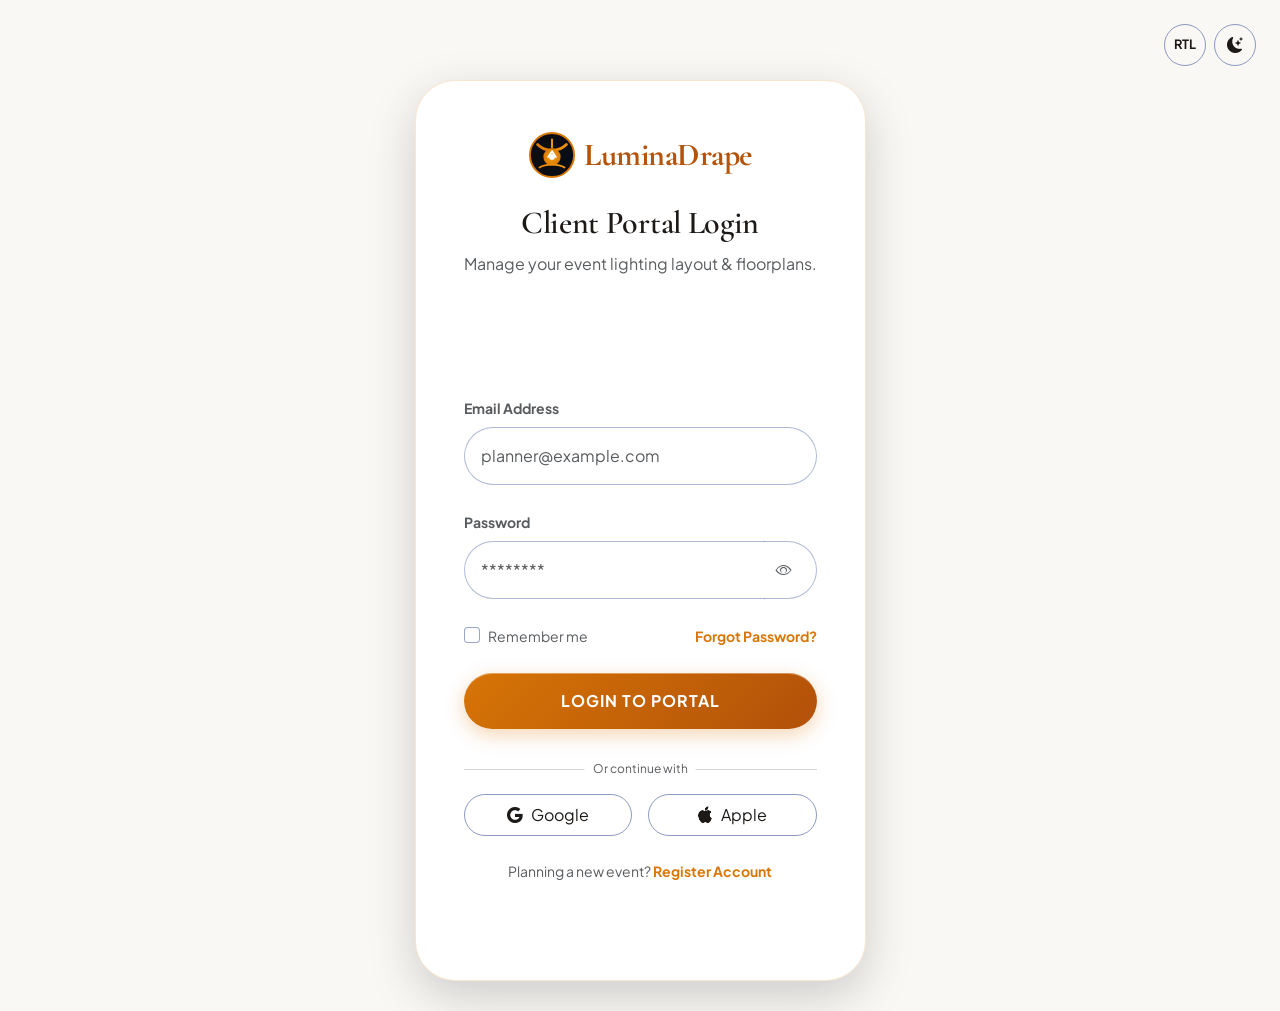
<file: login.html>
<!DOCTYPE html>
<html lang="en">
<head>
    <meta charset="UTF-8">
    <meta name="viewport" content="width=device-width, initial-scale=1.0">
    <title>Client Portal Login | Custom Event Lighting & Draping Design Company</title>
    <link rel="icon" href="assets/images/favicon.svg" type="image/svg+xml">
    <link href="https://cdn.jsdelivr.net/npm/bootstrap@5.3.0/dist/css/bootstrap.min.css" rel="stylesheet">
    <link rel="stylesheet" href="https://cdn.jsdelivr.net/npm/bootstrap-icons@1.11.0/font/bootstrap-icons.css">
    <link rel="stylesheet" href="assets/css/style.css">
    <link rel="stylesheet" href="assets/css/dark-mode.css">
    <link rel="stylesheet" href="assets/css/rtl.css">
    <style>
        body {
            background: var(--primary-bg);
            min-height: 100vh;
            display: flex;
            flex-direction: column;
            align-items: center;
            justify-content: center;
            padding: 80px 15px 30px;
        }
    </style>
</head>
<body data-theme="light">
    <div class="position-absolute top-0 end-0 p-3 p-md-4 d-flex gap-2 z-3">
        <button id="rtl-toggle" class="btn btn-outline-fest nav-icon-btn fw-bold" style="font-size: 0.8rem;">RTL</button>
        <button id="theme-toggle" class="btn btn-outline-fest nav-icon-btn"><i class="bi bi-moon-stars-fill"></i></button>
    </div>
    <div class="container">
        <div class="row justify-content-center">
            <div class="col-lg-5 col-md-8">
                <div class="service-card p-3 p-md-5 shadow-lg border-0" style="background: var(--card-bg); border: 1px solid var(--border-color) !important;">
                    <div class="text-center mb-5">
                        <a class="navbar-brand d-flex align-items-center justify-content-center gap-2 mb-4" href="index.html" style="text-decoration: none;">
                            <svg width="48" height="48" viewBox="0 0 50 50" fill="none" xmlns="http://www.w3.org/2000/svg">
                                <circle cx="25" cy="25" r="23" fill="#0B0D14" stroke="#D97706" stroke-width="2"/>
                                <path d="M10 14C18 22 32 22 40 14" stroke="url(#auth_glow)" stroke-width="3" stroke-linecap="round"/>
                                <path d="M25 8V18" stroke="#F59E0B" stroke-width="2"/>
                                <circle cx="25" cy="27" r="9" fill="url(#auth_bulb)"/>
                                <path d="M21 27L25 21L29 27" stroke="#FFFFFF" stroke-width="2" stroke-linecap="round" stroke-linejoin="round"/>
                                <circle cx="25" cy="27" r="3" fill="#FFFFFF"/>
                                <path d="M12 38C18 34 32 34 38 38" stroke="url(#auth_glow)" stroke-width="2" stroke-linecap="round"/>
                                <defs>
                                    <linearGradient id="auth_glow" x1="10" y1="14" x2="40" y2="38" gradientUnits="userSpaceOnUse">
                                        <stop stop-color="#D97706"/>
                                        <stop offset="1" stop-color="#F59E0B"/>
                                    </linearGradient>
                                    <radialGradient id="auth_bulb" cx="0" cy="0" r="1" gradientUnits="userSpaceOnUse" gradientTransform="translate(25 27) rotate(90) scale(10)">
                                        <stop stop-color="#F59E0B"/>
                                        <stop offset="1" stop-color="#D97706"/>
                                    </radialGradient>
                                </defs>
                            </svg>
                            <span class="fs-2 fw-bolder mb-0" style="color: var(--sunflower-yellow); letter-spacing: -0.5px; font-family: 'Cormorant Garamond', Georgia, serif;">Lumina<span style="color: var(--sky-orange);">Drape</span></span>
                        </a>
                        <h2 class="fw-bold" style="font-family: var(--font-heading);">Client Portal Login</h2>
                        <p class="text-muted">Manage your event lighting layout & floorplans.</p>
                    </div>
                    <form onsubmit="event.preventDefault(); alert('Login successful! Redirecting to event dashboard...'); location.href='index.html';">
                        <div class="mb-4 text-start">
                            <label class="form-label fw-bold small text-muted">Email Address</label>
                            <input type="email" class="form-control rounded-pill p-3 border-warning" placeholder="planner@example.com" required>
                        </div>
                        <div class="mb-4 text-start">
                            <label class="form-label fw-bold small text-muted">Password</label>
                            <div class="input-group">
                                <input type="password" class="form-control rounded-start-pill p-3 border-warning border-end-0" placeholder="********" id="loginPassword" required>
                                <span class="input-group-text bg-transparent border-warning border-start-0 rounded-end-pill pe-4" style="cursor: pointer;" onclick="const input = document.getElementById('loginPassword'); const icon = this.querySelector('i'); if(input.type === 'password') { input.type = 'text'; icon.classList.replace('bi-eye', 'bi-eye-slash'); } else { input.type = 'password'; icon.classList.replace('bi-eye-slash', 'bi-eye'); }">
                                    <i class="bi bi-eye text-muted"></i>
                                </span>
                            </div>
                        </div>
                        <div class="d-flex justify-content-between align-items-center mb-4 flex-nowrap">
                            <div class="form-check mb-0">
                                <input class="form-check-input border-warning" type="checkbox" id="rememberMe">
                                <label class="form-check-label text-muted small text-nowrap" for="rememberMe">Remember me</label>
                            </div>
                            <a href="#" class="small fw-bold text-nowrap ms-2" style="color: var(--sunflower-yellow);">Forgot Password?</a>
                        </div>
                        <button type="submit" class="btn btn-project btn-primary-fest w-100 py-3 mb-4">Login to Portal</button>
                        
                        <div class="position-relative mb-4 text-center">
                            <hr class="text-muted opacity-25">
                            <span class="position-absolute top-50 start-50 translate-middle px-2 text-muted small text-nowrap" style="background: var(--card-bg); font-size: 0.75rem;">Or continue with</span>
                        </div>

                        <div class="row g-3 mb-4">
                            <div class="col-6">
                                <button type="button" class="btn btn-outline-fest w-100 py-2 d-flex align-items-center justify-content-center gap-2">
                                    <i class="bi bi-google"></i> Google
                                </button>
                            </div>
                            <div class="col-6">
                                <button type="button" class="btn btn-outline-fest w-100 py-2 d-flex align-items-center justify-content-center gap-2">
                                    <i class="bi bi-apple"></i> Apple
                                </button>
                            </div>
                        </div>

                        <div class="text-center">
                            <p class="small text-muted mb-0">Planning a new event? <a href="register.html" class="fw-bold" style="color: var(--sunflower-yellow);">Register Account</a></p>
                        </div>
                    </form>
                </div>
            </div>
        </div>
    </div>
    <script src="https://cdn.jsdelivr.net/npm/bootstrap@5.3.0/dist/js/bootstrap.bundle.min.js"></script>
    <script src="assets/js/main.js"></script>
</body>
</html>
</file>
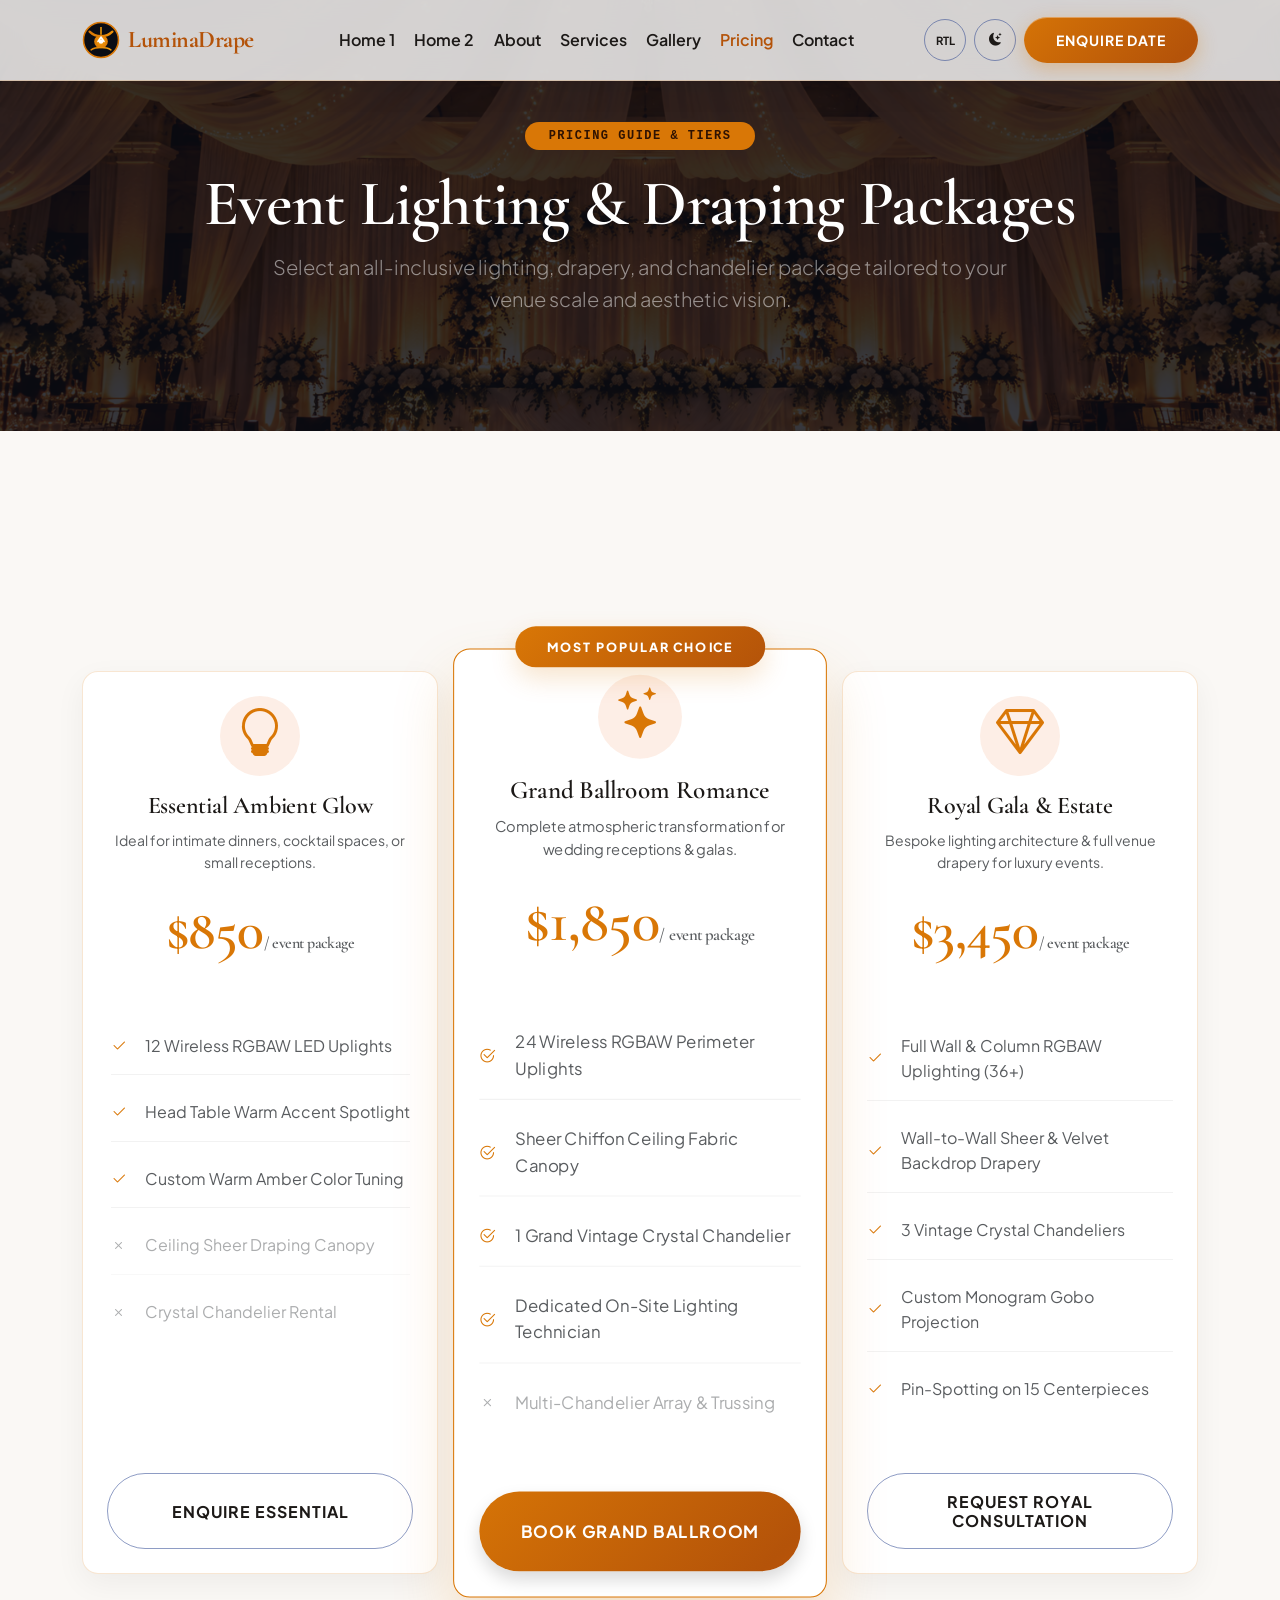
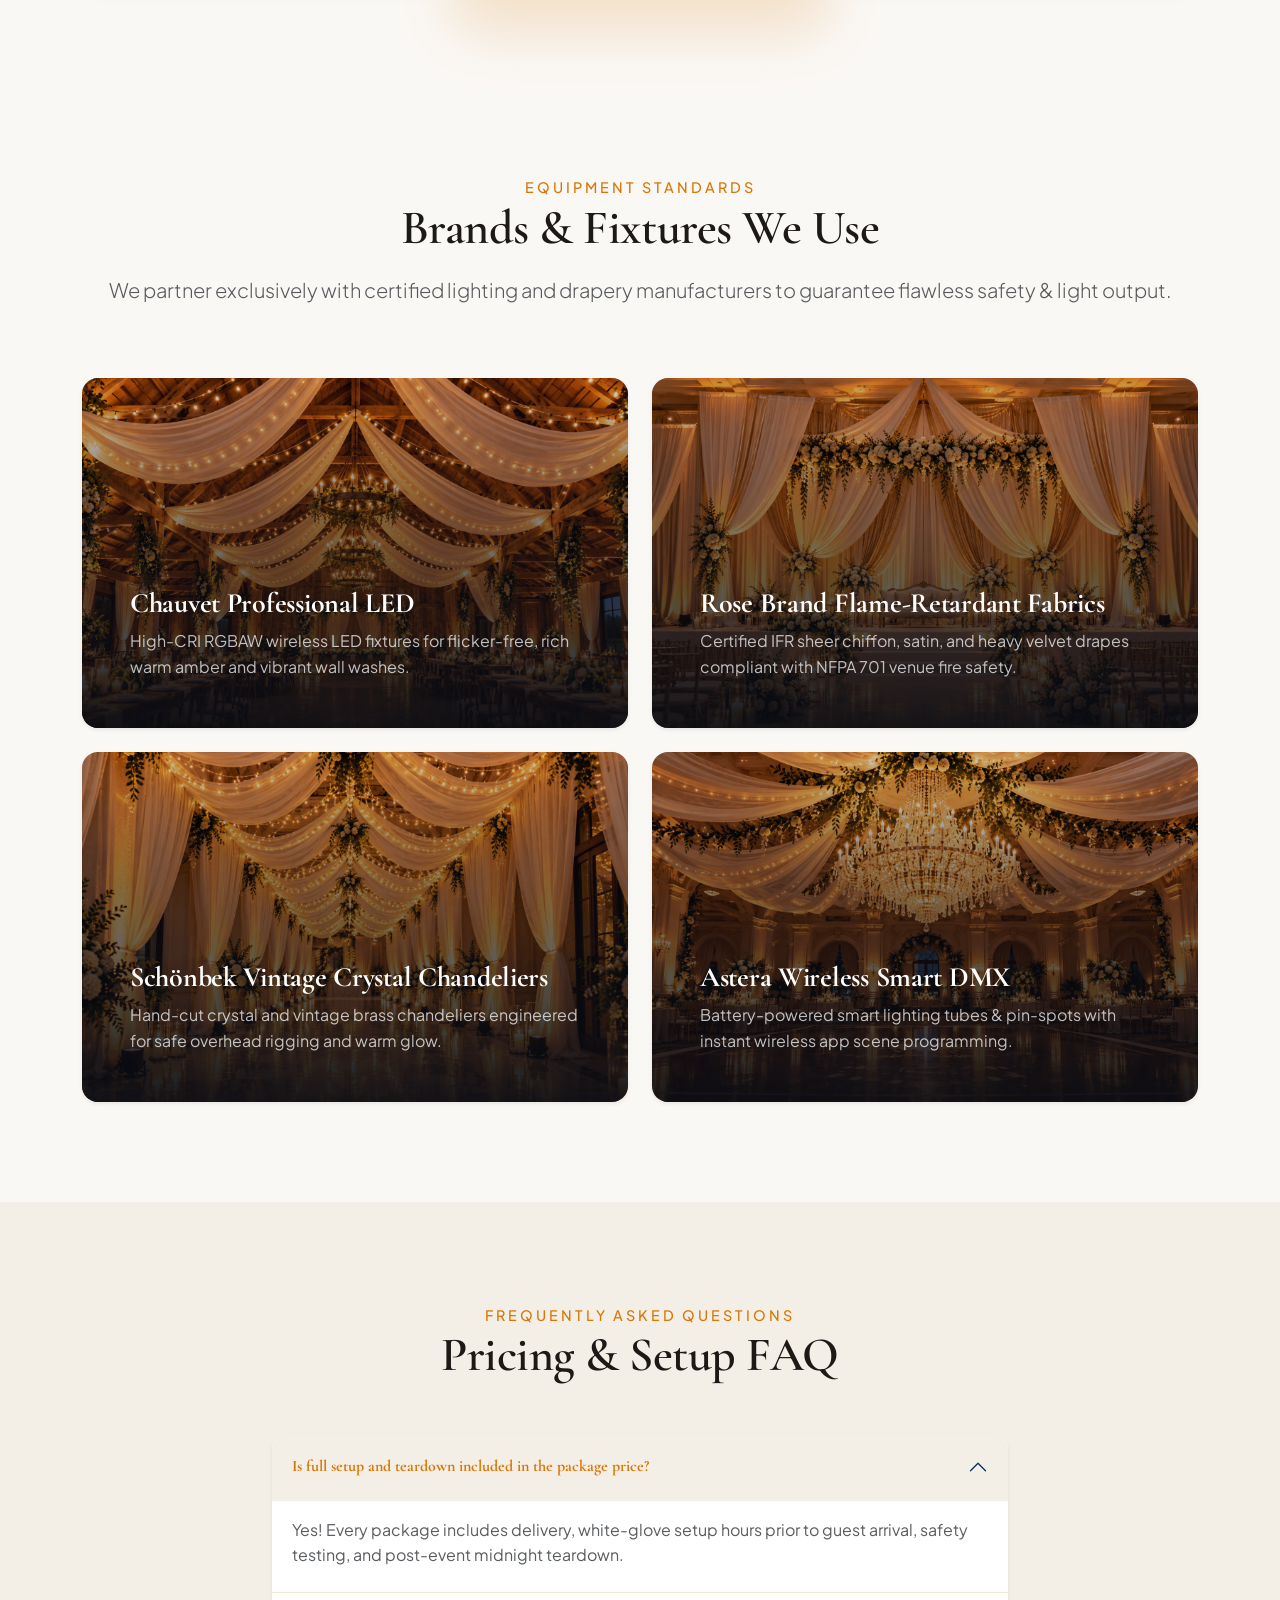
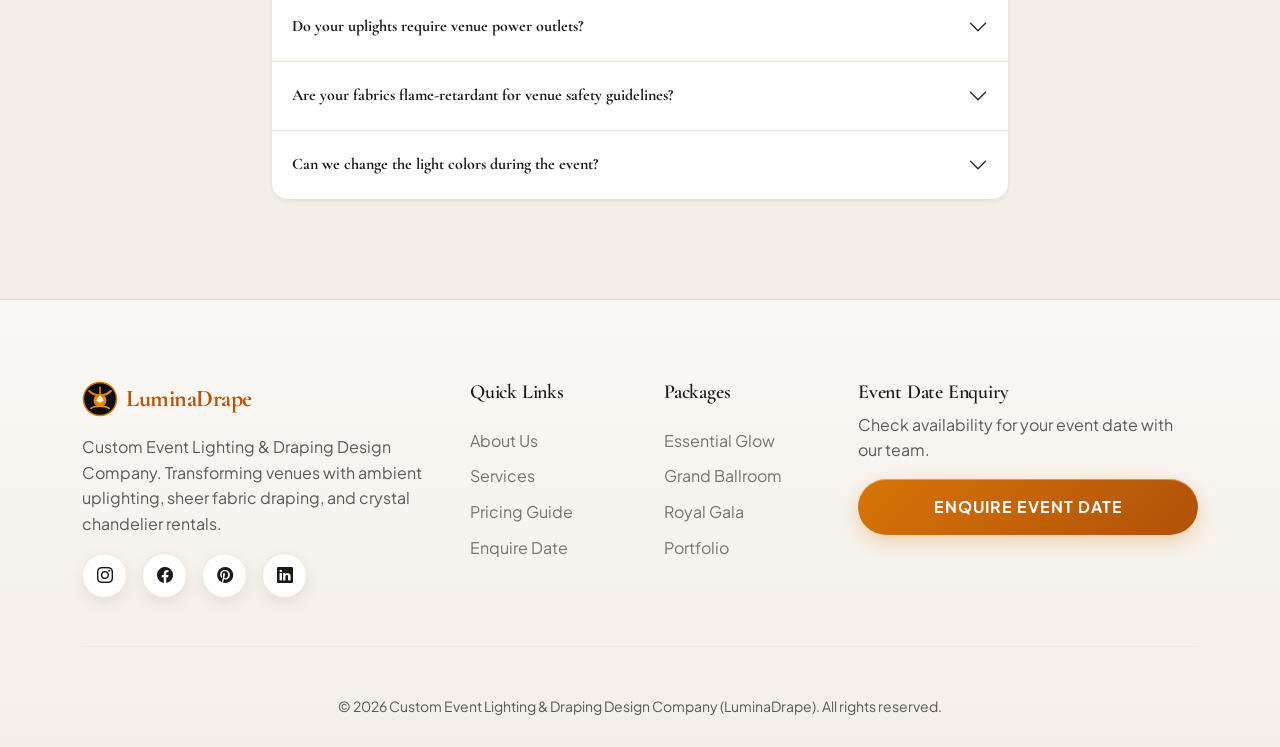
<file: pricing.html>
<!DOCTYPE html>
<html lang="en">
<head>
    <meta charset="UTF-8">
    <meta name="viewport" content="width=device-width, initial-scale=1.0">
    <title>Pricing Guide & Packages | Custom Event Lighting & Draping Design Company</title>
    <link rel="icon" href="assets/images/favicon.svg" type="image/svg+xml">
    <meta name="description" content="Transparent pricing guide for event lighting packages, ceiling draping, crystal chandelier rentals, and custom gobo projections by LuminaDrape.">
    
    <!-- Bootstrap 5 CDN -->
    <link href="https://cdn.jsdelivr.net/npm/bootstrap@5.3.0/dist/css/bootstrap.min.css" rel="stylesheet">
    <!-- Bootstrap Icons -->
    <link rel="stylesheet" href="https://cdn.jsdelivr.net/npm/bootstrap-icons@1.11.0/font/bootstrap-icons.css">
    
    <!-- Custom CSS -->
    <link rel="stylesheet" href="assets/css/style.css">
    <link rel="stylesheet" href="assets/css/dark-mode.css">
    <link rel="stylesheet" href="assets/css/rtl.css">
    
    <style>
        .accordion-button {
            color: var(--text-main) !important;
        }
        .accordion-button:not(.collapsed) {
            color: var(--sunflower-yellow) !important;
            background-color: var(--secondary-bg) !important;
            font-weight: 600;
        }

        .planner-card {
            background: #0b0d14;
            border-radius: 4rem;
            padding: 4rem;
            position: relative;
            overflow: hidden;
            box-shadow: 0 25px 50px -12px rgba(0, 0, 0, 0.5);
            border: 1px solid var(--border-color);
        }
        .rotate-badge {
            width: 150px;
            height: 150px;
            animation: rotate 15s linear infinite;
            position: absolute;
            top: -50px;
            right: -50px;
            opacity: 0.1;
        }
        @keyframes rotate {
            from { transform: rotate(0deg); }
            to { transform: rotate(360deg); }
        }

        .comparison-wrap {
            background: var(--secondary-bg);
            border-radius: 5rem;
            padding: 5rem 0;
        }
        .compare-card {
            background: var(--card-bg);
            border-radius: 3rem;
            padding: 3rem;
            height: 100%;
            transition: all 0.4s ease;
            border: 1px solid var(--border-color);
        }
        .compare-card.premium {
            border: 1px solid var(--sunflower-yellow);
            box-shadow: 0 20px 50px var(--shadow-glow);
        }
        .compare-card:hover {
            transform: translateY(-10px);
        }
        .check-item {
            display: flex;
            align-items: center;
            gap: 1rem;
            margin-bottom: 1.2rem;
            opacity: 0;
            transform: translateY(10px);
        }
        .check-item.revealed {
            opacity: 1;
            transform: translateY(0);
            transition: all 0.5s ease;
        }
        .icon-box {
            width: 30px;
            height: 30px;
            border-radius: 50%;
            display: flex;
            align-items: center;
            justify-content: center;
            flex-shrink: 0;
        }

        .accordion-item {
            background-color: var(--card-bg) !important;
            border-color: var(--border-color) !important;
        }
        .accordion-button {
            background-color: var(--card-bg) !important;
            color: var(--text-main) !important;
            box-shadow: none !important;
        }
        .accordion-button:not(.collapsed) {
            background-color: var(--secondary-bg) !important;
            color: var(--sunflower-yellow) !important;
        }

        .popular-card {
            position: relative;
            border: 1px solid var(--sunflower-yellow) !important;
            transform: scale(1.05);
            z-index: 10;
            box-shadow: 0 30px 60px var(--shadow-glow) !important;
            overflow: visible !important;
        }
        @media (max-width: 991px) {
            .popular-card {
                transform: scale(1);
            }
        }
        .popular-badge-new {
            position: absolute;
            top: -22px;
            left: 50%;
            transform: translateX(-50%);
            background: linear-gradient(135deg, var(--sunflower-yellow), var(--sky-orange));
            color: #ffffff !important;
            padding: 10px 30px;
            border-radius: 50px;
            font-weight: 800;
            font-size: 0.75rem;
            letter-spacing: 1.5px;
            text-transform: uppercase;
            box-shadow: 0 10px 25px var(--shadow-glow);
            white-space: nowrap;
            z-index: 100;
            animation: badge-pulse 3s infinite ease-in-out;
            pointer-events: none;
        }
        @keyframes badge-pulse {
            0%, 100% { transform: translateX(-50%) scale(1); }
            50% { transform: translateX(-50%) scale(1.08); }
        }
    </style>
</head>
<body data-theme="light">

    <!-- Navbar -->
    <nav class="navbar navbar-expand-xl navbar-custom">
        <div class="container">
            <a class="navbar-brand d-flex align-items-center gap-2" href="index.html" style="text-decoration: none;">
                <svg width="38" height="38" viewBox="0 0 50 50" fill="none" xmlns="http://www.w3.org/2000/svg">
                    <circle cx="25" cy="25" r="23" fill="#0B0D14" stroke="#D97706" stroke-width="2"/>
                    <path d="M10 14C18 22 32 22 40 14" stroke="url(#nav_glow)" stroke-width="3" stroke-linecap="round"/>
                    <path d="M25 8V18" stroke="#F59E0B" stroke-width="2"/>
                    <circle cx="25" cy="27" r="9" fill="url(#nav_bulb)"/>
                    <path d="M21 27L25 21L29 27" stroke="#FFFFFF" stroke-width="2" stroke-linecap="round" stroke-linejoin="round"/>
                    <circle cx="25" cy="27" r="3" fill="#FFFFFF"/>
                    <path d="M12 38C18 34 32 34 38 38" stroke="url(#nav_glow)" stroke-width="2" stroke-linecap="round"/>
                    <defs>
                        <linearGradient id="nav_glow" x1="10" y1="14" x2="40" y2="38" gradientUnits="userSpaceOnUse">
                            <stop stop-color="#D97706"/>
                            <stop offset="1" stop-color="#F59E0B"/>
                        </linearGradient>
                        <radialGradient id="nav_bulb" cx="0" cy="0" r="1" gradientUnits="userSpaceOnUse" gradientTransform="translate(25 27) rotate(90) scale(10)">
                            <stop stop-color="#F59E0B"/>
                            <stop offset="1" stop-color="#D97706"/>
                        </radialGradient>
                    </defs>
                </svg>
                <span class="fs-4 fw-bolder mb-0" style="color: var(--sunflower-yellow); letter-spacing: -0.5px; font-family: 'Cormorant Garamond', Georgia, serif;">Lumina<span style="color: var(--sky-orange);">Drape</span></span>
            </a>
            <button class="navbar-toggler" type="button" data-bs-toggle="collapse" data-bs-target="#navbarNav">
                <span class="navbar-toggler-icon"></span>
            </button>
            <div class="collapse navbar-collapse" id="navbarNav">
                <ul class="navbar-nav mx-auto">
                    <li class="nav-item"><a class="nav-link" href="index.html">Home 1</a></li>
                    <li class="nav-item"><a class="nav-link" href="home-2.html">Home 2</a></li>
                    <li class="nav-item"><a class="nav-link" href="about.html">About</a></li>
                    <li class="nav-item"><a class="nav-link" href="services.html">Services</a></li>
                    <li class="nav-item"><a class="nav-link" href="gallery.html">Gallery</a></li>
                    <li class="nav-item"><a class="nav-link active" href="pricing.html">Pricing</a></li>
                    <li class="nav-item"><a class="nav-link" href="contact.html">Contact</a></li>
                    <li class="nav-item d-lg-none mt-2">
                        <div class="d-flex gap-2 px-2 pb-2">
                            <button class="btn btn-project btn-primary-fest btn-sm flex-fill" onclick="location.href='quote.html'">Enquire Date</button>
                        </div>
                    </li>
                </ul>
                <div class="d-flex align-items-center gap-2">
                    <button id="rtl-toggle" class="btn btn-outline-fest nav-icon-btn btn-sm fw-bold" style="font-size: 0.7rem; padding: 0.25rem 0.5rem;">RTL</button>
                    <button id="theme-toggle" class="btn btn-outline-fest nav-icon-btn btn-sm" style="padding: 0.25rem 0.5rem;"><i class="bi bi-moon-stars-fill" style="font-size: 0.8rem;"></i></button>
                    <button class="btn btn-project btn-primary-fest btn-sm d-none d-lg-block" onclick="location.href='quote.html'">Enquire Date</button>
                </div>
            </div>
        </div>
    </nav>

    <!-- Header -->
    <header class="section-padding text-center position-relative" style="background: url('assets/images/12.png') center/cover no-repeat; min-height: 420px; display: flex; align-items: center;">
        <div class="position-absolute top-0 start-0 w-100 h-100" style="background: rgba(11, 13, 20, 0.82);"></div>
        <div class="container position-relative z-1">
            <span class="badge bg-warning text-dark mb-3 px-4 py-2 rounded-pill font-monospace fw-bold text-uppercase" style="letter-spacing: 1.5px;">Pricing Guide & Tiers</span>
            <h1 class="display-3 fw-bold text-white" style="font-family: var(--font-heading);">Event Lighting & Draping Packages</h1>
            <p class="lead text-white-50 mx-auto" style="max-width: 750px;">Select an all-inclusive lighting, drapery, and chandelier package tailored to your venue scale and aesthetic vision.</p>
        </div>
    </header>

    <!-- Premium Event Packages -->
    <section class="section-padding mt-5 pt-4">
        <div class="container">
            <div class="row g-4 mt-5">
                <!-- Essential Glow -->
                <div class="col-lg-4">
                    <div class="pricing-card text-center p-4 rounded-4" style="background: var(--card-bg); border: 1px solid var(--border-color);">
                        <div class="pricing-icon-wrap mb-3" style="color: var(--sunflower-yellow);"><i class="bi bi-lightbulb display-5"></i></div>
                        <h4 class="fw-bold mb-2" style="font-family: var(--font-heading);">Essential Ambient Glow</h4>
                        <p class="text-muted small mb-4">Ideal for intimate dinners, cocktail spaces, or small receptions.</p>
                        <h2 class="display-4 fw-bolder mb-1" style="font-family: var(--font-heading); color: var(--sunflower-yellow);">$850<small class="fs-6 text-muted">/ event package</small></h2>
                        
                        <ul class="list-unstyled pricing-list mt-5 mb-5 text-muted text-start">
                            <li class="mb-2"><i class="bi bi-check2 me-2" style="color: var(--sunflower-yellow);"></i> 12 Wireless RGBAW LED Uplights</li>
                            <li class="mb-2"><i class="bi bi-check2 me-2" style="color: var(--sunflower-yellow);"></i> Head Table Warm Accent Spotlight</li>
                            <li class="mb-2"><i class="bi bi-check2 me-2" style="color: var(--sunflower-yellow);"></i> Custom Warm Amber Color Tuning</li>
                            <li class="mb-2 opacity-50"><i class="bi bi-x me-2"></i> Ceiling Sheer Draping Canopy</li>
                            <li class="mb-2 opacity-50"><i class="bi bi-x me-2"></i> Crystal Chandelier Rental</li>
                        </ul>
                        <a href="quote.html" class="btn btn-project btn-outline-fest w-100 rounded-pill py-3 fw-bold mt-auto">Enquire Essential</a>
                    </div>
                </div>
                
                <!-- Grand Ballroom Romance -->
                <div class="col-lg-4">
                    <div class="pricing-card popular-card text-center p-4 rounded-4" style="background: var(--card-bg);">
                        <div class="popular-badge-new">Most Popular Choice</div>
                        <div class="pricing-icon-wrap mb-3" style="color: var(--sunflower-yellow);"><i class="bi bi-stars display-5"></i></div>
                        <h4 class="fw-bold mb-2" style="font-family: var(--font-heading);">Grand Ballroom Romance</h4>
                        <p class="text-muted small mb-4">Complete atmospheric transformation for wedding receptions & galas.</p>
                        <h2 class="display-4 fw-bolder mb-1" style="font-family: var(--font-heading); color: var(--sunflower-yellow);">$1,850<small class="fs-6 text-muted">/ event package</small></h2>
                        
                        <ul class="list-unstyled pricing-list mt-5 mb-5 text-muted text-start">
                            <li class="mb-2"><i class="bi bi-check2-circle me-2" style="color: var(--sunflower-yellow);"></i> 24 Wireless RGBAW Perimeter Uplights</li>
                            <li class="mb-2"><i class="bi bi-check2-circle me-2" style="color: var(--sunflower-yellow);"></i> Sheer Chiffon Ceiling Fabric Canopy</li>
                            <li class="mb-2"><i class="bi bi-check2-circle me-2" style="color: var(--sunflower-yellow);"></i> 1 Grand Vintage Crystal Chandelier</li>
                            <li class="mb-2"><i class="bi bi-check2-circle me-2" style="color: var(--sunflower-yellow);"></i> Dedicated On-Site Lighting Technician</li>
                            <li class="mb-2 opacity-50"><i class="bi bi-x me-2"></i> Multi-Chandelier Array & Trussing</li>
                        </ul>
                        <a href="quote.html" class="btn btn-project btn-primary-fest w-100 rounded-pill py-3 fw-bold shadow mt-auto">Book Grand Ballroom</a>
                    </div>
                </div>
                
                <!-- Royal Gala & Estate Overhaul -->
                <div class="col-lg-4">
                    <div class="pricing-card text-center p-4 rounded-4" style="background: var(--card-bg); border: 1px solid var(--border-color);">
                        <div class="pricing-icon-wrap mb-3" style="color: var(--sunflower-yellow);"><i class="bi bi-gem display-5"></i></div>
                        <h4 class="fw-bold mb-2" style="font-family: var(--font-heading);">Royal Gala & Estate</h4>
                        <p class="text-muted small mb-4">Bespoke lighting architecture & full venue drapery for luxury events.</p>
                        <h2 class="display-4 fw-bolder mb-1" style="font-family: var(--font-heading); color: var(--sunflower-yellow);">$3,450<small class="fs-6 text-muted">/ event package</small></h2>
                        
                        <ul class="list-unstyled pricing-list mt-5 mb-5 text-muted text-start">
                            <li class="mb-2"><i class="bi bi-check2 me-2" style="color: var(--sunflower-yellow);"></i> Full Wall & Column RGBAW Uplighting (36+)</li>
                            <li class="mb-2"><i class="bi bi-check2 me-2" style="color: var(--sunflower-yellow);"></i> Wall-to-Wall Sheer & Velvet Backdrop Drapery</li>
                            <li class="mb-2"><i class="bi bi-check2 me-2" style="color: var(--sunflower-yellow);"></i> 3 Vintage Crystal Chandeliers</li>
                            <li class="mb-2"><i class="bi bi-check2 me-2" style="color: var(--sunflower-yellow);"></i> Custom Monogram Gobo Projection</li>
                            <li class="mb-2"><i class="bi bi-check2 me-2" style="color: var(--sunflower-yellow);"></i> Pin-Spotting on 15 Centerpieces</li>
                        </ul>
                        <a href="quote.html" class="btn btn-project btn-outline-fest w-100 rounded-pill py-3 fw-bold mt-auto">Request Royal Consultation</a>
                    </div>
                </div>
            </div>
        </div>
    </section>

    <!-- Unique Section 1: Trusted Hardware Brands (Image Cards) -->
    <section id="premium-materials" class="section-padding overflow-hidden">
        <div class="container">
            <div class="section-title text-center mb-5">
                <span style="color: var(--sunflower-yellow);">Equipment Standards</span>
                <h2 class="display-5 fw-bolder text-main">Brands & Fixtures We Use</h2>
                <p class="text-muted lead mt-3">We partner exclusively with certified lighting and drapery manufacturers to guarantee flawless safety & light output.</p>
            </div>
            
            <div class="row g-4 mt-2">
                <!-- Brand Card 1 -->
                <div class="col-md-6">
                    <div class="brand-image-card position-relative rounded-4 overflow-hidden shadow-sm h-100">
                        <img src="assets/images/13.png" class="w-100 h-100 object-fit-cover position-absolute top-0 start-0" alt="Chauvet Professional">
                        <div class="brand-gradient-overlay position-absolute w-100 h-100 top-0 start-0"></div>
                        <div class="position-relative p-4 p-xl-5 d-flex flex-column justify-content-end h-100" style="z-index: 2;">
                            <div class="d-flex justify-content-between align-items-end">
                                <div>
                                    <h3 class="text-white fw-bolder mb-2" style="font-family: var(--font-heading);">Chauvet Professional LED</h3>
                                    <p class="text-light opacity-75 mb-0">High-CRI RGBAW wireless LED fixtures for flicker-free, rich warm amber and vibrant wall washes.</p>
                                </div>
                            </div>
                        </div>
                    </div>
                </div>
                <!-- Brand Card 2 -->
                <div class="col-md-6">
                    <div class="brand-image-card position-relative rounded-4 overflow-hidden shadow-sm h-100">
                        <img src="assets/images/14.png" class="w-100 h-100 object-fit-cover position-absolute top-0 start-0" alt="Rose Brand Fabrics">
                        <div class="brand-gradient-overlay position-absolute w-100 h-100 top-0 start-0"></div>
                        <div class="position-relative p-4 p-xl-5 d-flex flex-column justify-content-end h-100" style="z-index: 2;">
                            <div class="d-flex justify-content-between align-items-end">
                                <div>
                                    <h3 class="text-white fw-bolder mb-2" style="font-family: var(--font-heading);">Rose Brand Flame-Retardant Fabrics</h3>
                                    <p class="text-light opacity-75 mb-0">Certified IFR sheer chiffon, satin, and heavy velvet drapes compliant with NFPA 701 venue fire safety.</p>
                                </div>
                            </div>
                        </div>
                    </div>
                </div>
                <!-- Brand Card 3 -->
                <div class="col-md-6">
                    <div class="brand-image-card position-relative rounded-4 overflow-hidden shadow-sm h-100">
                        <img src="assets/images/15.png" class="w-100 h-100 object-fit-cover position-absolute top-0 start-0" alt="Schönbek Crystal Chandeliers">
                        <div class="brand-gradient-overlay position-absolute w-100 h-100 top-0 start-0"></div>
                        <div class="position-relative p-4 p-xl-5 d-flex flex-column justify-content-end h-100" style="z-index: 2;">
                            <div class="d-flex justify-content-between align-items-end">
                                <div>
                                    <h3 class="text-white fw-bolder mb-2" style="font-family: var(--font-heading);">Schönbek Vintage Crystal Chandeliers</h3>
                                    <p class="text-light opacity-75 mb-0">Hand-cut crystal and vintage brass chandeliers engineered for safe overhead rigging and warm glow.</p>
                                </div>
                            </div>
                        </div>
                    </div>
                </div>
                <!-- Brand Card 4 -->
                <div class="col-md-6">
                    <div class="brand-image-card position-relative rounded-4 overflow-hidden shadow-sm h-100">
                        <img src="assets/images/16.png" class="w-100 h-100 object-fit-cover position-absolute top-0 start-0" alt="Astera Wireless DMX">
                        <div class="brand-gradient-overlay position-absolute w-100 h-100 top-0 start-0"></div>
                        <div class="position-relative p-4 p-xl-5 d-flex flex-column justify-content-end h-100" style="z-index: 2;">
                            <div class="d-flex justify-content-between align-items-end">
                                <div>
                                    <h3 class="text-white fw-bolder mb-2" style="font-family: var(--font-heading);">Astera Wireless Smart DMX</h3>
                                    <p class="text-light opacity-75 mb-0">Battery-powered smart lighting tubes & pin-spots with instant wireless app scene programming.</p>
                                </div>
                            </div>
                        </div>
                    </div>
                </div>
            </div>
            
            <style>
                .brand-image-card { min-height: 350px; }
                .brand-image-card img { transition: transform 0.6s ease; }
                .brand-gradient-overlay { background: linear-gradient(to top, rgba(11,13,20,0.95) 0%, rgba(11,13,20,0.2) 100%); }
                .brand-image-card:hover img { transform: scale(1.08); }
            </style>
        </div>
    </section>

    <!-- FAQ Section -->
    <section class="section-padding" style="background: var(--secondary-bg);">
        <div class="container">
            <div class="section-title text-center mb-5">
                <span style="color: var(--sunflower-yellow);">Frequently Asked Questions</span>
                <h2 class="display-5 fw-bolder text-main">Pricing & Setup FAQ</h2>
            </div>
            <div class="row justify-content-center">
                <div class="col-lg-8">
                    <div class="accordion accordion-flush shadow-sm rounded-4 overflow-hidden" id="pricingFAQ">
                        <div class="accordion-item border-bottom">
                            <h2 class="accordion-header">
                                <button class="accordion-button fw-bold py-4" type="button" data-bs-toggle="collapse" data-bs-target="#f1">
                                    Is full setup and teardown included in the package price?
                                </button>
                            </h2>
                            <div id="f1" class="accordion-collapse collapse show" data-bs-parent="#pricingFAQ">
                                <div class="accordion-body text-muted pb-4">
                                    Yes! Every package includes delivery, white-glove setup hours prior to guest arrival, safety testing, and post-event midnight teardown.
                                </div>
                            </div>
                        </div>
                        <div class="accordion-item border-bottom">
                            <h2 class="accordion-header">
                                <button class="accordion-button collapsed fw-bold py-4" type="button" data-bs-toggle="collapse" data-bs-target="#f2">
                                    Do your uplights require venue power outlets?
                                </button>
                            </h2>
                            <div id="f2" class="accordion-collapse collapse" data-bs-parent="#pricingFAQ">
                                <div class="accordion-body text-muted pb-4">
                                    No! We strictly use 100% wireless battery-powered LED uplights that operate up to 20 hours on a single charge. No messy extension cords across your walkways.
                                </div>
                            </div>
                        </div>
                        <div class="accordion-item border-bottom">
                            <h2 class="accordion-header">
                                <button class="accordion-button collapsed fw-bold py-4" type="button" data-bs-toggle="collapse" data-bs-target="#f3">
                                    Are your fabrics flame-retardant for venue safety guidelines?
                                </button>
                            </h2>
                            <div id="f3" class="accordion-collapse collapse" data-bs-parent="#pricingFAQ">
                                <div class="accordion-body text-muted pb-4">
                                    Yes! All ceiling drapes and backdrop fabrics carry NFPA 701 flame-retardant certifications required by major hotels and historic venues.
                                </div>
                            </div>
                        </div>
                        <div class="accordion-item">
                            <h2 class="accordion-header">
                                <button class="accordion-button collapsed fw-bold py-4" type="button" data-bs-toggle="collapse" data-bs-target="#f4">
                                    Can we change the light colors during the event?
                                </button>
                            </h2>
                            <div id="f4" class="accordion-collapse collapse" data-bs-parent="#pricingFAQ">
                                <div class="accordion-body text-muted pb-4">
                                    Absolutely! With our wireless DMX controllers, we can switch from romantic amber warm light during dinner to vibrant party hues when dancing starts.
                                </div>
                            </div>
                        </div>
                    </div>
                </div>
            </div>
        </div>
    </section>

    <!-- Footer -->
    <footer>
        <div class="container">
            <div class="row g-5">
                <div class="col-lg-4">
                    <a class="footer-logo d-flex align-items-center gap-2 mb-3" href="index.html" style="text-decoration: none;">
                        <svg width="36" height="36" viewBox="0 0 50 50" fill="none" xmlns="http://www.w3.org/2000/svg">
                        <circle cx="25" cy="25" r="23" fill="#0B0D14" stroke="#D97706" stroke-width="2"/>
                        <path d="M10 14C18 22 32 22 40 14" stroke="url(#foot_glow)" stroke-width="3" stroke-linecap="round"/>
                        <path d="M25 8V18" stroke="#F59E0B" stroke-width="2"/>
                        <circle cx="25" cy="27" r="9" fill="url(#foot_bulb)"/>
                        <path d="M21 27L25 21L29 27" stroke="#FFFFFF" stroke-width="2" stroke-linecap="round" stroke-linejoin="round"/>
                        <circle cx="25" cy="27" r="3" fill="#FFFFFF"/>
                        <path d="M12 38C18 34 32 34 38 38" stroke="url(#foot_glow)" stroke-width="2" stroke-linecap="round"/>
                        <defs>
                            <linearGradient id="foot_glow" x1="10" y1="14" x2="40" y2="38" gradientUnits="userSpaceOnUse">
                                <stop stop-color="#D97706"/>
                                <stop offset="1" stop-color="#F59E0B"/>
                            </linearGradient>
                            <radialGradient id="foot_bulb" cx="0" cy="0" r="1" gradientUnits="userSpaceOnUse" gradientTransform="translate(25 27) rotate(90) scale(10)">
                                <stop stop-color="#F59E0B"/>
                                <stop offset="1" stop-color="#D97706"/>
                            </radialGradient>
                        </defs>
                    </svg>
                        <span class="fs-4 fw-bolder mb-0" style="letter-spacing: -0.5px; font-family: 'Cormorant Garamond', serif; color: var(--sunflower-yellow);">
                            Lumina<span style="color: var(--sky-orange);">Drape</span>
                        </span>
                    </a>
                    <p class="text-muted">Custom Event Lighting & Draping Design Company. Transforming venues with ambient uplighting, sheer fabric draping, and crystal chandelier rentals.</p>
                    <div class="social-icons mt-3">
                        <a href="#" class="social-icon" aria-label="Instagram"><i class="bi bi-instagram"></i></a>
                        <a href="#" class="social-icon" aria-label="Facebook"><i class="bi bi-facebook"></i></a>
                        <a href="#" class="social-icon" aria-label="Pinterest"><i class="bi bi-pinterest"></i></a>
                        <a href="#" class="social-icon" aria-label="LinkedIn"><i class="bi bi-linkedin"></i></a>
                    </div>
                </div>
                <div class="col-lg-2 footer-links">
                    <h5>Quick Links</h5>
                    <ul>
                        <li><a href="about.html">About Us</a></li>
                        <li><a href="services.html">Services</a></li>
                        <li><a href="pricing.html">Pricing Guide</a></li>
                        <li><a href="quote.html">Enquire Date</a></li>
                    </ul>
                </div>
                <div class="col-lg-2 footer-links">
                    <h5>Packages</h5>
                    <ul>
                        <li><a href="pricing.html">Essential Glow</a></li>
                        <li><a href="pricing.html">Grand Ballroom</a></li>
                        <li><a href="pricing.html">Royal Gala</a></li>
                        <li><a href="gallery.html">Portfolio</a></li>
                    </ul>
                </div>
                <div class="col-lg-4">
                    <h5>Event Date Enquiry</h5>
                    <p class="text-muted">Check availability for your event date with our team.</p>
                    <a href="quote.html" class="btn btn-project btn-primary-fest w-100 py-3">Enquire Event Date</a>
                </div>
            </div>
            <hr class="my-5 border-warning opacity-25">
            <div class="text-center text-muted small">
                &copy; 2026 Custom Event Lighting & Draping Design Company (LuminaDrape). All rights reserved.
            </div>
        </div>
    </footer>

    <script src="https://cdn.jsdelivr.net/npm/bootstrap@5.3.0/dist/js/bootstrap.bundle.min.js"></script>
    <script src="assets/js/main.js"></script>
</body>
</html>
</file>
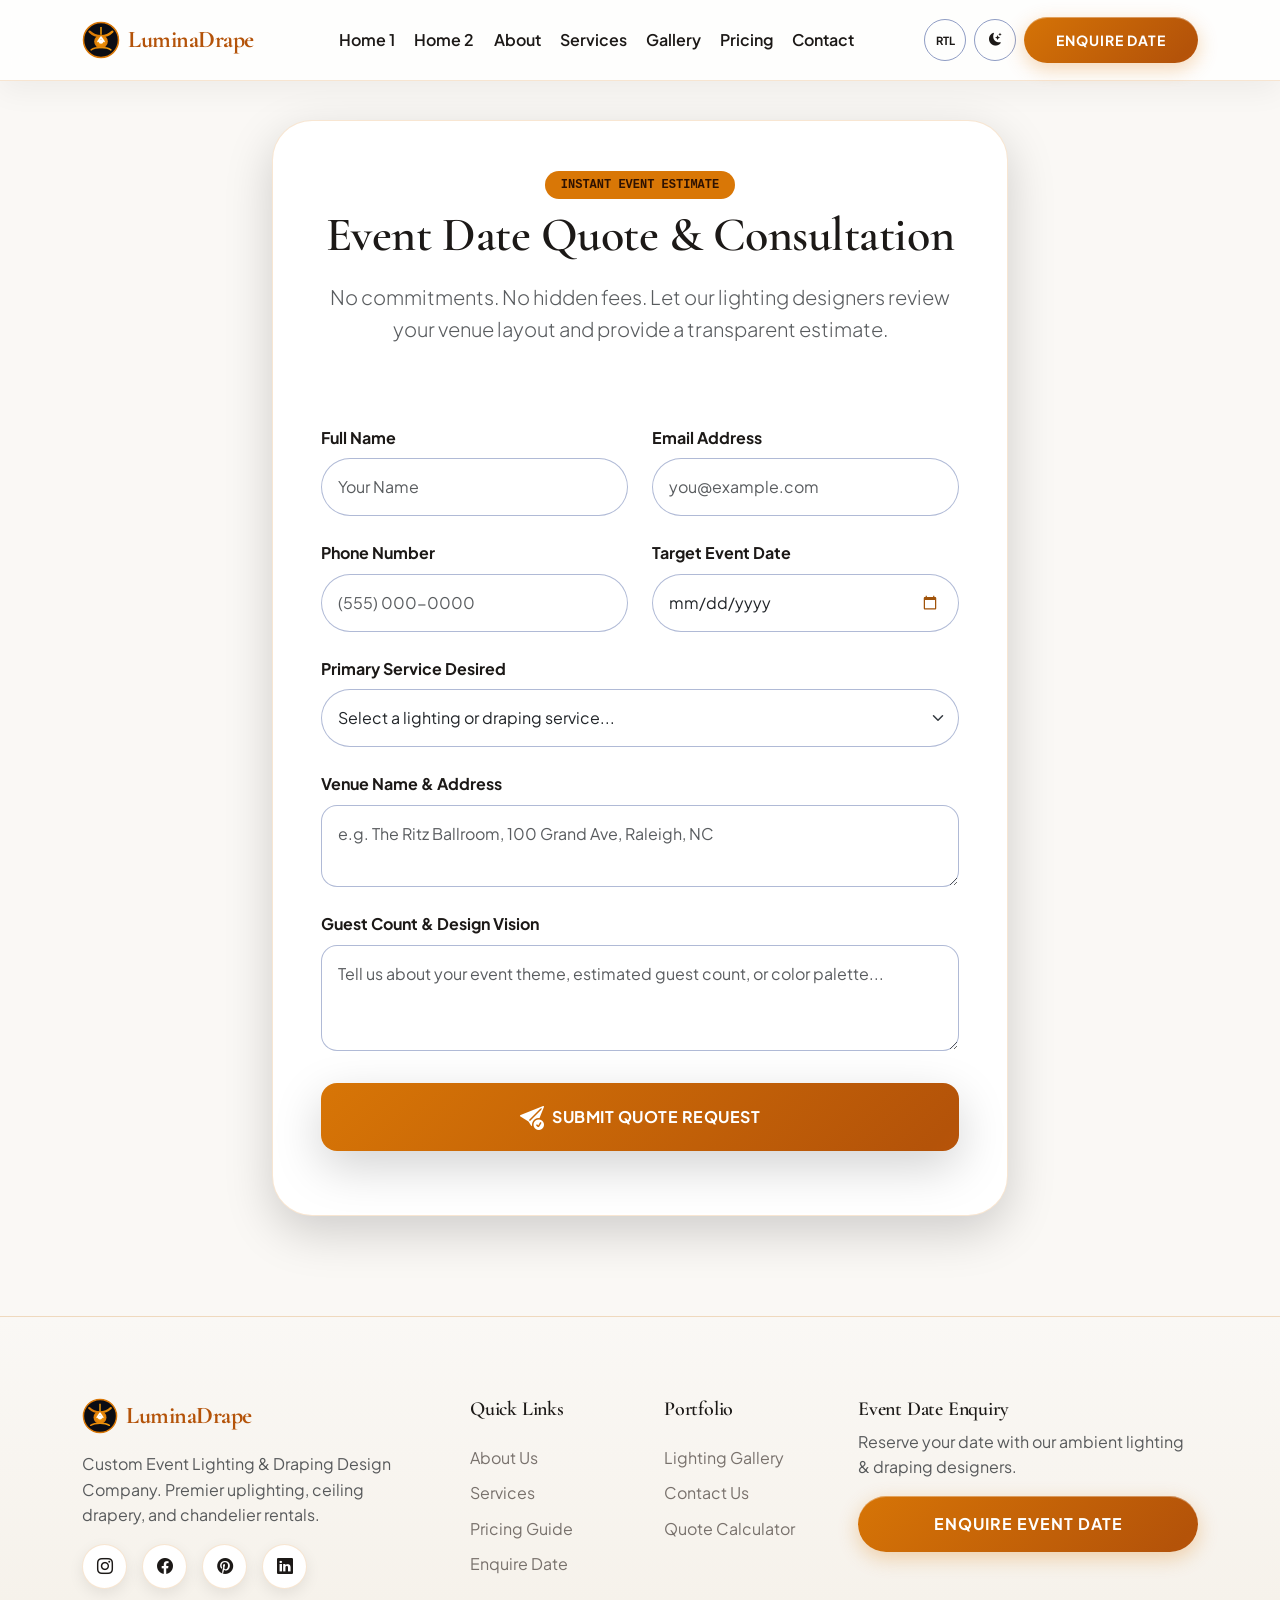
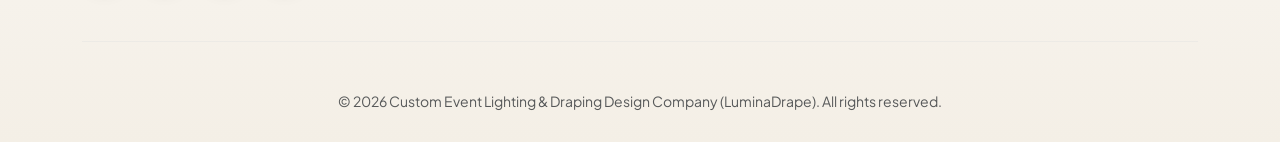
<file: quote.html>
<!DOCTYPE html>
<html lang="en">
<head>
    <meta charset="UTF-8">
    <meta name="viewport" content="width=device-width, initial-scale=1.0">
    <title>Event Date Quote & Consultation | Custom Event Lighting & Draping Design Company</title>
    <link rel="icon" href="assets/images/favicon.svg" type="image/svg+xml">
    <meta name="description" content="Calculate your custom event lighting and ceiling draping quote with LuminaDrape. Fast, transparent estimate for your special date.">
    <link href="https://cdn.jsdelivr.net/npm/bootstrap@5.3.0/dist/css/bootstrap.min.css" rel="stylesheet">
    <link rel="stylesheet" href="https://cdn.jsdelivr.net/npm/bootstrap-icons@1.11.0/font/bootstrap-icons.css">
    <link rel="stylesheet" href="assets/css/style.css">
    <link rel="stylesheet" href="assets/css/dark-mode.css">
    <link rel="stylesheet" href="assets/css/rtl.css">
</head>
<body data-theme="light">
    <!-- Navbar -->
    <nav class="navbar navbar-expand-xl navbar-custom">
        <div class="container">
            <a class="navbar-brand d-flex align-items-center gap-2" href="index.html" style="text-decoration: none;">
                <svg width="38" height="38" viewBox="0 0 50 50" fill="none" xmlns="http://www.w3.org/2000/svg">
                    <circle cx="25" cy="25" r="23" fill="#0B0D14" stroke="#D97706" stroke-width="2"/>
                    <path d="M10 14C18 22 32 22 40 14" stroke="url(#nav_glow)" stroke-width="3" stroke-linecap="round"/>
                    <path d="M25 8V18" stroke="#F59E0B" stroke-width="2"/>
                    <circle cx="25" cy="27" r="9" fill="url(#nav_bulb)"/>
                    <path d="M21 27L25 21L29 27" stroke="#FFFFFF" stroke-width="2" stroke-linecap="round" stroke-linejoin="round"/>
                    <circle cx="25" cy="27" r="3" fill="#FFFFFF"/>
                    <path d="M12 38C18 34 32 34 38 38" stroke="url(#nav_glow)" stroke-width="2" stroke-linecap="round"/>
                    <defs>
                        <linearGradient id="nav_glow" x1="10" y1="14" x2="40" y2="38" gradientUnits="userSpaceOnUse">
                            <stop stop-color="#D97706"/>
                            <stop offset="1" stop-color="#F59E0B"/>
                        </linearGradient>
                        <radialGradient id="nav_bulb" cx="0" cy="0" r="1" gradientUnits="userSpaceOnUse" gradientTransform="translate(25 27) rotate(90) scale(10)">
                            <stop stop-color="#F59E0B"/>
                            <stop offset="1" stop-color="#D97706"/>
                        </radialGradient>
                    </defs>
                </svg>
                <span class="fs-4 fw-bolder mb-0" style="color: var(--sunflower-yellow); letter-spacing: -0.5px; font-family: 'Cormorant Garamond', Georgia, serif;">Lumina<span style="color: var(--sky-orange);">Drape</span></span>
            </a>
            <button class="navbar-toggler" type="button" data-bs-toggle="collapse" data-bs-target="#navbarNav">
                <span class="navbar-toggler-icon"></span>
            </button>
            <div class="collapse navbar-collapse" id="navbarNav">
                <ul class="navbar-nav mx-auto">
                    <li class="nav-item"><a class="nav-link" href="index.html">Home 1</a></li>
                    <li class="nav-item"><a class="nav-link" href="home-2.html">Home 2</a></li>
                    <li class="nav-item"><a class="nav-link" href="about.html">About</a></li>
                    <li class="nav-item"><a class="nav-link" href="services.html">Services</a></li>
                    <li class="nav-item"><a class="nav-link" href="gallery.html">Gallery</a></li>
                    <li class="nav-item"><a class="nav-link" href="pricing.html">Pricing</a></li>
                    <li class="nav-item"><a class="nav-link" href="contact.html">Contact</a></li>
                    <li class="nav-item d-lg-none mt-2">
                        <div class="d-flex gap-2 px-2 pb-2">
                            <button class="btn btn-project btn-primary-fest btn-sm flex-fill" onclick="location.href='quote.html'">Enquire Date</button>
                        </div>
                    </li>
                </ul>
                <div class="d-flex align-items-center gap-2">
                    <button id="rtl-toggle" class="btn btn-outline-fest nav-icon-btn btn-sm fw-bold" style="font-size: 0.7rem; padding: 0.25rem 0.5rem;">RTL</button>
                    <button id="theme-toggle" class="btn btn-outline-fest nav-icon-btn btn-sm" style="padding: 0.25rem 0.5rem;"><i class="bi bi-moon-stars-fill" style="font-size: 0.8rem;"></i></button>
                    <button class="btn btn-project btn-primary-fest btn-sm d-none d-lg-block" onclick="location.href='quote.html'">Enquire Date</button>
                </div>
            </div>
        </div>
    </nav>

    <!-- Form Section -->
    <section class="section-padding" style="padding-top: 140px; min-height: 80vh; display: flex; align-items: center;">
        <div class="container">
            <div class="row justify-content-center">
                <div class="col-lg-8">
                    <div class="service-card p-4 p-md-5 shadow-lg border-0" style="background: var(--card-bg); border: 1px solid var(--border-color) !important;">
                        <div class="text-center mb-5">
                            <span class="badge bg-warning text-dark mb-2 px-3 py-2 rounded-pill font-monospace fw-bold" >INSTANT EVENT ESTIMATE</span>
                            <h2 class="fw-bold display-5 mb-3" style="font-family: var(--font-heading);">Event Date Quote & Consultation</h2>
                            <p class="text-muted lead">No commitments. No hidden fees. Let our lighting designers review your venue layout and provide a transparent estimate.</p>
                        </div>
                        <form id="quote-form" onsubmit="event.preventDefault(); alert('Thank you! Your event lighting quote request has been received. Our design studio will review your venue details and send your custom estimate shortly.');">
                            <div class="row g-4">
                                <div class="col-md-6">
                                    <label class="form-label fw-bold">Full Name</label>
                                    <input type="text" class="form-control rounded-pill border-warning p-3" placeholder="Your Name" required>
                                </div>
                                <div class="col-md-6">
                                    <label class="form-label fw-bold">Email Address</label>
                                    <input type="email" class="form-control rounded-pill border-warning p-3" placeholder="you@example.com" required>
                                </div>
                                <div class="col-md-6">
                                    <label class="form-label fw-bold">Phone Number</label>
                                    <input type="tel" class="form-control rounded-pill border-warning p-3" placeholder="(555) 000-0000" required>
                                </div>
                                <div class="col-md-6">
                                    <label class="form-label fw-bold">Target Event Date</label>
                                    <input type="date" class="form-control rounded-pill border-warning p-3" required>
                                </div>
                                <div class="col-12">
                                    <label class="form-label fw-bold">Primary Service Desired</label>
                                    <select class="form-select rounded-pill border-warning p-3">
                                        <option selected disabled>Select a lighting or draping service...</option>
                                        <option>Ambient Perimeter Uplighting</option>
                                        <option>Luxury Ceiling Fabric Draping</option>
                                        <option>Crystal Chandelier Rental</option>
                                        <option>Pin-Spotting & Monogram Gobo Projection</option>
                                        <option>Outdoor Festoon & Garden Lighting</option>
                                        <option>Full Event Lighting & Draping Package</option>
                                    </select>
                                </div>
                                <div class="col-12">
                                    <label class="form-label fw-bold">Venue Name & Address</label>
                                    <textarea class="form-control rounded-4 border-warning p-3" rows="2" placeholder="e.g. The Ritz Ballroom, 100 Grand Ave, Raleigh, NC" required></textarea>
                                </div>
                                <div class="col-12">
                                    <label class="form-label fw-bold">Guest Count & Design Vision</label>
                                    <textarea class="form-control rounded-4 border-warning p-3" rows="3" placeholder="Tell us about your event theme, estimated guest count, or color palette..."></textarea>
                                </div>
                                
                                <div class="col-12 mt-4 pt-2 mb-3">
                                    <button type="submit" class="btn btn-project btn-primary-fest w-100 py-3 px-4 fs-6 fs-md-5 fw-bold d-flex align-items-center justify-content-center gap-2 rounded-4 shadow-lg text-uppercase" style="letter-spacing: 0.5px;">
                                        <i class="bi bi-send-check-fill fs-4 flex-shrink-0"></i> <span>Submit Quote Request</span>
                                    </button>
                                </div>
                            </div>
                        </form>
                    </div>
                </div>
            </div>
        </div>
    </section>

    <!-- Footer -->
    <footer>
        <div class="container">
            <div class="row g-5">
                <div class="col-lg-4">
                    <a class="footer-logo d-flex align-items-center gap-2 mb-3" href="index.html" style="text-decoration: none;">
                        <svg width="36" height="36" viewBox="0 0 50 50" fill="none" xmlns="http://www.w3.org/2000/svg">
                        <circle cx="25" cy="25" r="23" fill="#0B0D14" stroke="#D97706" stroke-width="2"/>
                        <path d="M10 14C18 22 32 22 40 14" stroke="url(#foot_glow)" stroke-width="3" stroke-linecap="round"/>
                        <path d="M25 8V18" stroke="#F59E0B" stroke-width="2"/>
                        <circle cx="25" cy="27" r="9" fill="url(#foot_bulb)"/>
                        <path d="M21 27L25 21L29 27" stroke="#FFFFFF" stroke-width="2" stroke-linecap="round" stroke-linejoin="round"/>
                        <circle cx="25" cy="27" r="3" fill="#FFFFFF"/>
                        <path d="M12 38C18 34 32 34 38 38" stroke="url(#foot_glow)" stroke-width="2" stroke-linecap="round"/>
                        <defs>
                            <linearGradient id="foot_glow" x1="10" y1="14" x2="40" y2="38" gradientUnits="userSpaceOnUse">
                                <stop stop-color="#D97706"/>
                                <stop offset="1" stop-color="#F59E0B"/>
                            </linearGradient>
                            <radialGradient id="foot_bulb" cx="0" cy="0" r="1" gradientUnits="userSpaceOnUse" gradientTransform="translate(25 27) rotate(90) scale(10)">
                                <stop stop-color="#F59E0B"/>
                                <stop offset="1" stop-color="#D97706"/>
                            </radialGradient>
                        </defs>
                    </svg>
                        <span class="fs-4 fw-bolder mb-0" style="letter-spacing: -0.5px; font-family: 'Cormorant Garamond', serif; color: var(--sunflower-yellow);">
                            Lumina<span style="color: var(--sky-orange);">Drape</span>
                        </span>
                    </a>
                    <p class="text-muted">Custom Event Lighting & Draping Design Company. Premier uplighting, ceiling drapery, and chandelier rentals.</p>
                    <div class="social-icons mt-3">
                        <a href="#" class="social-icon" aria-label="Instagram"><i class="bi bi-instagram"></i></a>
                        <a href="#" class="social-icon" aria-label="Facebook"><i class="bi bi-facebook"></i></a>
                        <a href="#" class="social-icon" aria-label="Pinterest"><i class="bi bi-pinterest"></i></a>
                        <a href="#" class="social-icon" aria-label="LinkedIn"><i class="bi bi-linkedin"></i></a>
                    </div>
                </div>
                <div class="col-lg-2 footer-links">
                    <h5>Quick Links</h5>
                    <ul>
                        <li><a href="about.html">About Us</a></li>
                        <li><a href="services.html">Services</a></li>
                        <li><a href="pricing.html">Pricing Guide</a></li>
                        <li><a href="quote.html">Enquire Date</a></li>
                    </ul>
                </div>
                <div class="col-lg-2 footer-links">
                    <h5>Portfolio</h5>
                    <ul>
                        <li><a href="gallery.html">Lighting Gallery</a></li>
                        <li><a href="contact.html">Contact Us</a></li>
                        <li><a href="quote.html">Quote Calculator</a></li>
                    </ul>
                </div>
                <div class="col-lg-4">
                    <h5>Event Date Enquiry</h5>
                    <p class="text-muted">Reserve your date with our ambient lighting & draping designers.</p>
                    <a href="quote.html" class="btn btn-project btn-primary-fest w-100 py-3">Enquire Event Date</a>
                </div>
            </div>
            <hr class="my-5 border-warning opacity-25">
            <div class="text-center text-muted small">
                &copy; 2026 Custom Event Lighting & Draping Design Company (LuminaDrape). All rights reserved.
            </div>
        </div>
    </footer>

    <script src="https://cdn.jsdelivr.net/npm/bootstrap@5.3.0/dist/js/bootstrap.bundle.min.js"></script>
    <script src="assets/js/main.js"></script>
</body>
</html>
</file>
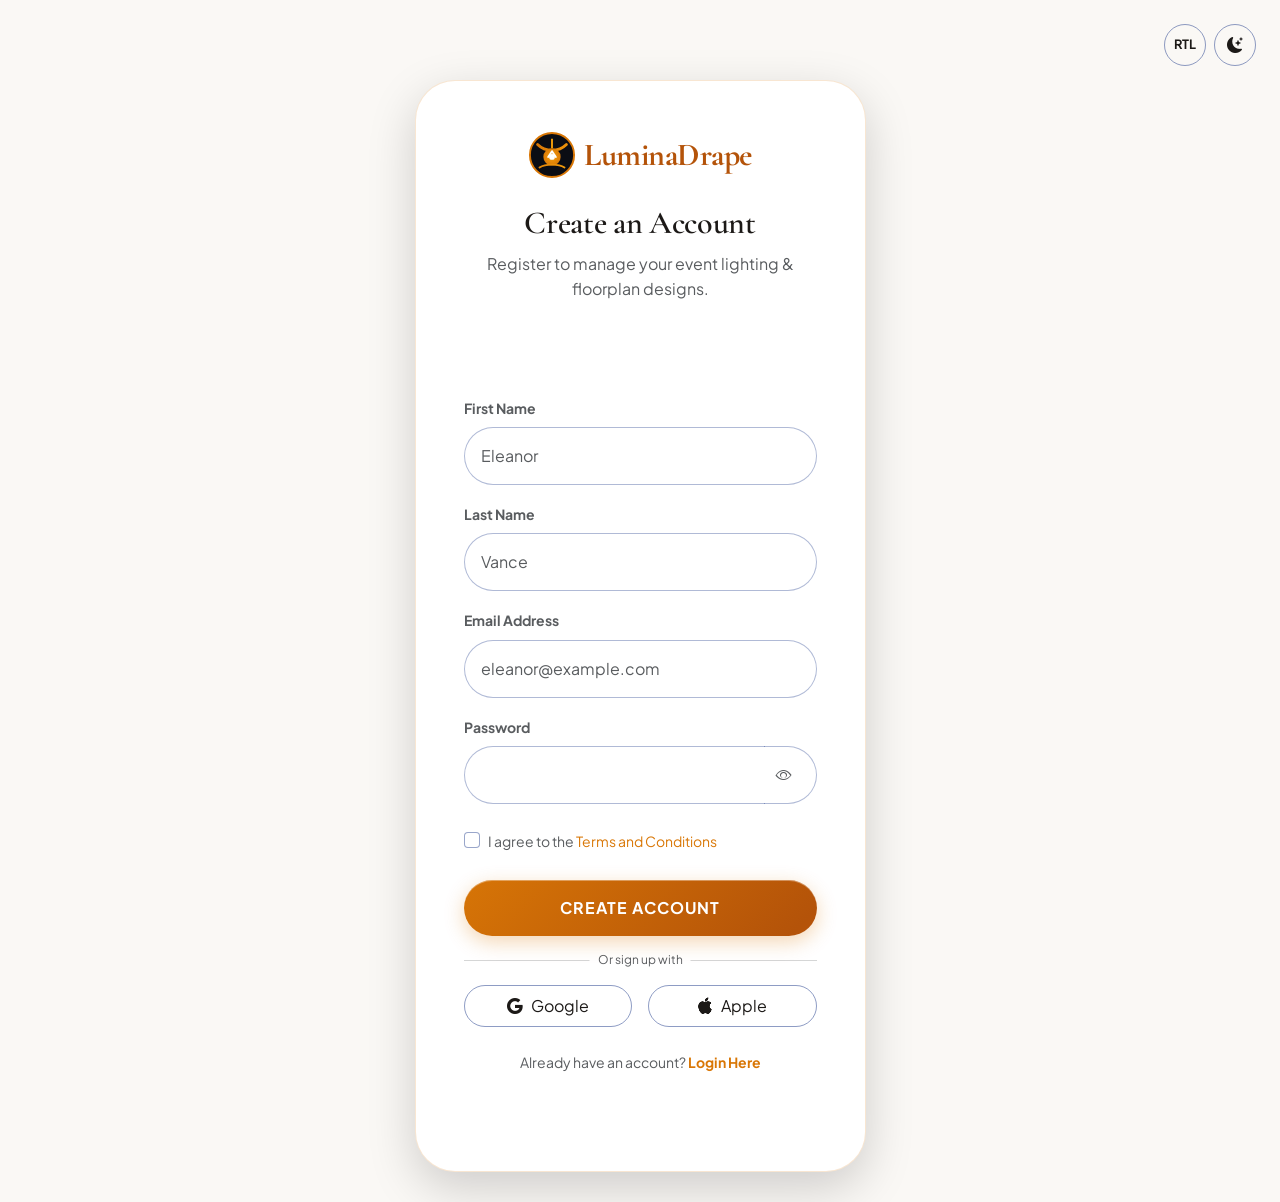
<file: register.html>
<!DOCTYPE html>
<html lang="en">
<head>
    <meta charset="UTF-8">
    <meta name="viewport" content="width=device-width, initial-scale=1.0">
    <title>Create Account | Custom Event Lighting & Draping Design Company</title>
    <link rel="icon" href="assets/images/favicon.svg" type="image/svg+xml">
    <link href="https://cdn.jsdelivr.net/npm/bootstrap@5.3.0/dist/css/bootstrap.min.css" rel="stylesheet">
    <link rel="stylesheet" href="https://cdn.jsdelivr.net/npm/bootstrap-icons@1.11.0/font/bootstrap-icons.css">
    <link rel="stylesheet" href="assets/css/style.css">
    <link rel="stylesheet" href="assets/css/dark-mode.css">
    <link rel="stylesheet" href="assets/css/rtl.css">
    <style>
        body {
            background: var(--primary-bg);
            min-height: 100vh;
            display: flex;
            flex-direction: column;
            align-items: center;
            justify-content: center;
            padding: 80px 15px 30px;
        }
    </style>
</head>
<body data-theme="light">
    <div class="position-absolute top-0 end-0 p-3 p-md-4 d-flex gap-2 z-3">
        <button id="rtl-toggle" class="btn btn-outline-fest nav-icon-btn fw-bold" style="font-size: 0.8rem;">RTL</button>
        <button id="theme-toggle" class="btn btn-outline-fest nav-icon-btn"><i class="bi bi-moon-stars-fill"></i></button>
    </div>
    <div class="container">
        <div class="row justify-content-center">
            <div class="col-lg-5 col-md-8">
                <div class="service-card p-3 p-md-5 shadow-lg border-0" style="background: var(--card-bg); border: 1px solid var(--border-color) !important;">
                    <div class="text-center mb-5">
                        <a class="navbar-brand d-flex align-items-center justify-content-center gap-2 mb-4" href="index.html" style="text-decoration: none;">
                            <svg width="48" height="48" viewBox="0 0 50 50" fill="none" xmlns="http://www.w3.org/2000/svg">
                                <circle cx="25" cy="25" r="23" fill="#0B0D14" stroke="#D97706" stroke-width="2"/>
                                <path d="M10 14C18 22 32 22 40 14" stroke="url(#auth_glow)" stroke-width="3" stroke-linecap="round"/>
                                <path d="M25 8V18" stroke="#F59E0B" stroke-width="2"/>
                                <circle cx="25" cy="27" r="9" fill="url(#auth_bulb)"/>
                                <path d="M21 27L25 21L29 27" stroke="#FFFFFF" stroke-width="2" stroke-linecap="round" stroke-linejoin="round"/>
                                <circle cx="25" cy="27" r="3" fill="#FFFFFF"/>
                                <path d="M12 38C18 34 32 34 38 38" stroke="url(#auth_glow)" stroke-width="2" stroke-linecap="round"/>
                                <defs>
                                    <linearGradient id="auth_glow" x1="10" y1="14" x2="40" y2="38" gradientUnits="userSpaceOnUse">
                                        <stop stop-color="#D97706"/>
                                        <stop offset="1" stop-color="#F59E0B"/>
                                    </linearGradient>
                                    <radialGradient id="auth_bulb" cx="0" cy="0" r="1" gradientUnits="userSpaceOnUse" gradientTransform="translate(25 27) rotate(90) scale(10)">
                                        <stop stop-color="#F59E0B"/>
                                        <stop offset="1" stop-color="#D97706"/>
                                    </radialGradient>
                                </defs>
                            </svg>
                            <span class="fs-2 fw-bolder mb-0" style="color: var(--sunflower-yellow); letter-spacing: -0.5px; font-family: 'Cormorant Garamond', Georgia, serif;">Lumina<span style="color: var(--sky-orange);">Drape</span></span>
                        </a>
                        <h2 class="fw-bold" style="font-family: var(--font-heading);">Create an Account</h2>
                        <p class="text-muted">Register to manage your event lighting & floorplan designs.</p>
                    </div>
                    <form onsubmit="event.preventDefault(); alert('Account created successfully! Redirecting to login...'); location.href='login.html';">
                        <div class="row g-3 text-start">
                            <div class="col-12">
                                <label class="form-label fw-bold small text-muted">First Name</label>
                                <input type="text" class="form-control rounded-pill p-3 border-warning" placeholder="Eleanor" required>
                            </div>
                            <div class="col-12">
                                <label class="form-label fw-bold small text-muted">Last Name</label>
                                <input type="text" class="form-control rounded-pill p-3 border-warning" placeholder="Vance" required>
                            </div>
                            <div class="col-12">
                                <label class="form-label fw-bold small text-muted">Email Address</label>
                                <input type="email" class="form-control rounded-pill p-3 border-warning" placeholder="eleanor@example.com" required>
                            </div>
                            <div class="col-12">
                                <label class="form-label fw-bold small text-muted">Password</label>
                                <div class="input-group">
                                    <input type="password" class="form-control rounded-start-pill p-3 border-warning border-end-0" id="registerPassword" required>
                                    <span class="input-group-text bg-transparent border-warning border-start-0 rounded-end-pill pe-4" style="cursor: pointer;" onclick="const input = document.getElementById('registerPassword'); const icon = this.querySelector('i'); if(input.type === 'password') { input.type = 'text'; icon.classList.replace('bi-eye', 'bi-eye-slash'); } else { input.type = 'password'; icon.classList.replace('bi-eye-slash', 'bi-eye'); }">
                                        <i class="bi bi-eye text-muted"></i>
                                    </span>
                                </div>
                            </div>
                            <div class="col-12 mt-4">
                                <div class="form-check">
                                    <input class="form-check-input border-warning" type="checkbox" id="termsCheck" required>
                                    <label class="form-check-label text-muted small" for="termsCheck">I agree to the <a href="#" style="color: var(--sunflower-yellow);">Terms and Conditions</a></label>
                                </div>
                            </div>
                            <div class="col-12">
                                <button type="submit" class="btn btn-project btn-primary-fest w-100 py-3 mt-2">Create Account</button>
                            </div>
                        </div>
                        
                        <div class="position-relative mb-4 mt-4 text-center">
                            <hr class="text-muted opacity-25">
                            <span class="position-absolute top-50 start-50 translate-middle px-2 text-muted small text-nowrap" style="background: var(--card-bg); font-size: 0.75rem;">Or sign up with</span>
                        </div>

                        <div class="row g-3 mb-4">
                            <div class="col-6">
                                <button type="button" class="btn btn-outline-fest w-100 py-2 d-flex align-items-center justify-content-center gap-2">
                                    <i class="bi bi-google"></i> Google
                                </button>
                            </div>
                            <div class="col-6">
                                <button type="button" class="btn btn-outline-fest w-100 py-2 d-flex align-items-center justify-content-center gap-2">
                                    <i class="bi bi-apple"></i> Apple
                                </button>
                            </div>
                        </div>

                        <div class="text-center mt-4">
                            <p class="small text-muted mb-0">Already have an account? <a href="login.html" class="fw-bold" style="color: var(--sunflower-yellow);">Login Here</a></p>
                        </div>
                    </form>
                </div>
            </div>
        </div>
    </div>
    <script src="https://cdn.jsdelivr.net/npm/bootstrap@5.3.0/dist/js/bootstrap.bundle.min.js"></script>
    <script src="assets/js/main.js"></script>
</body>
</html>
</file>
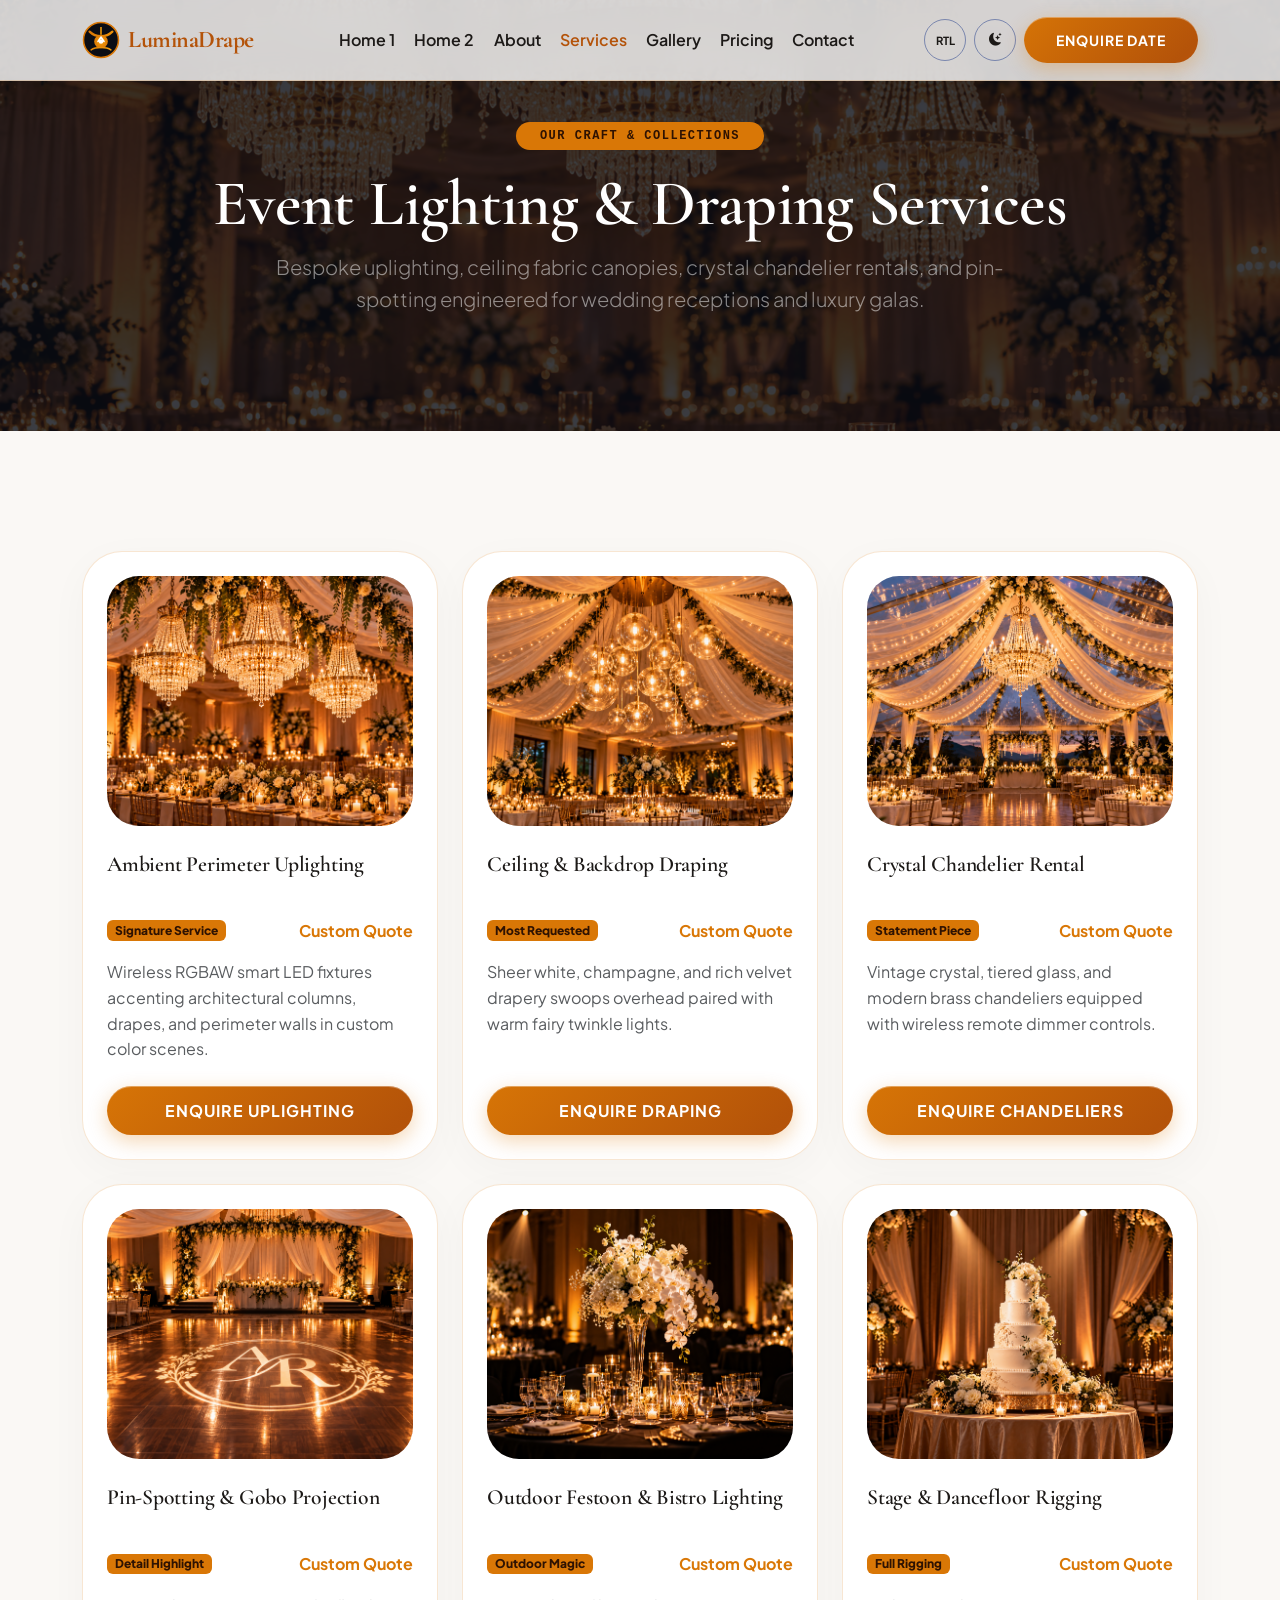
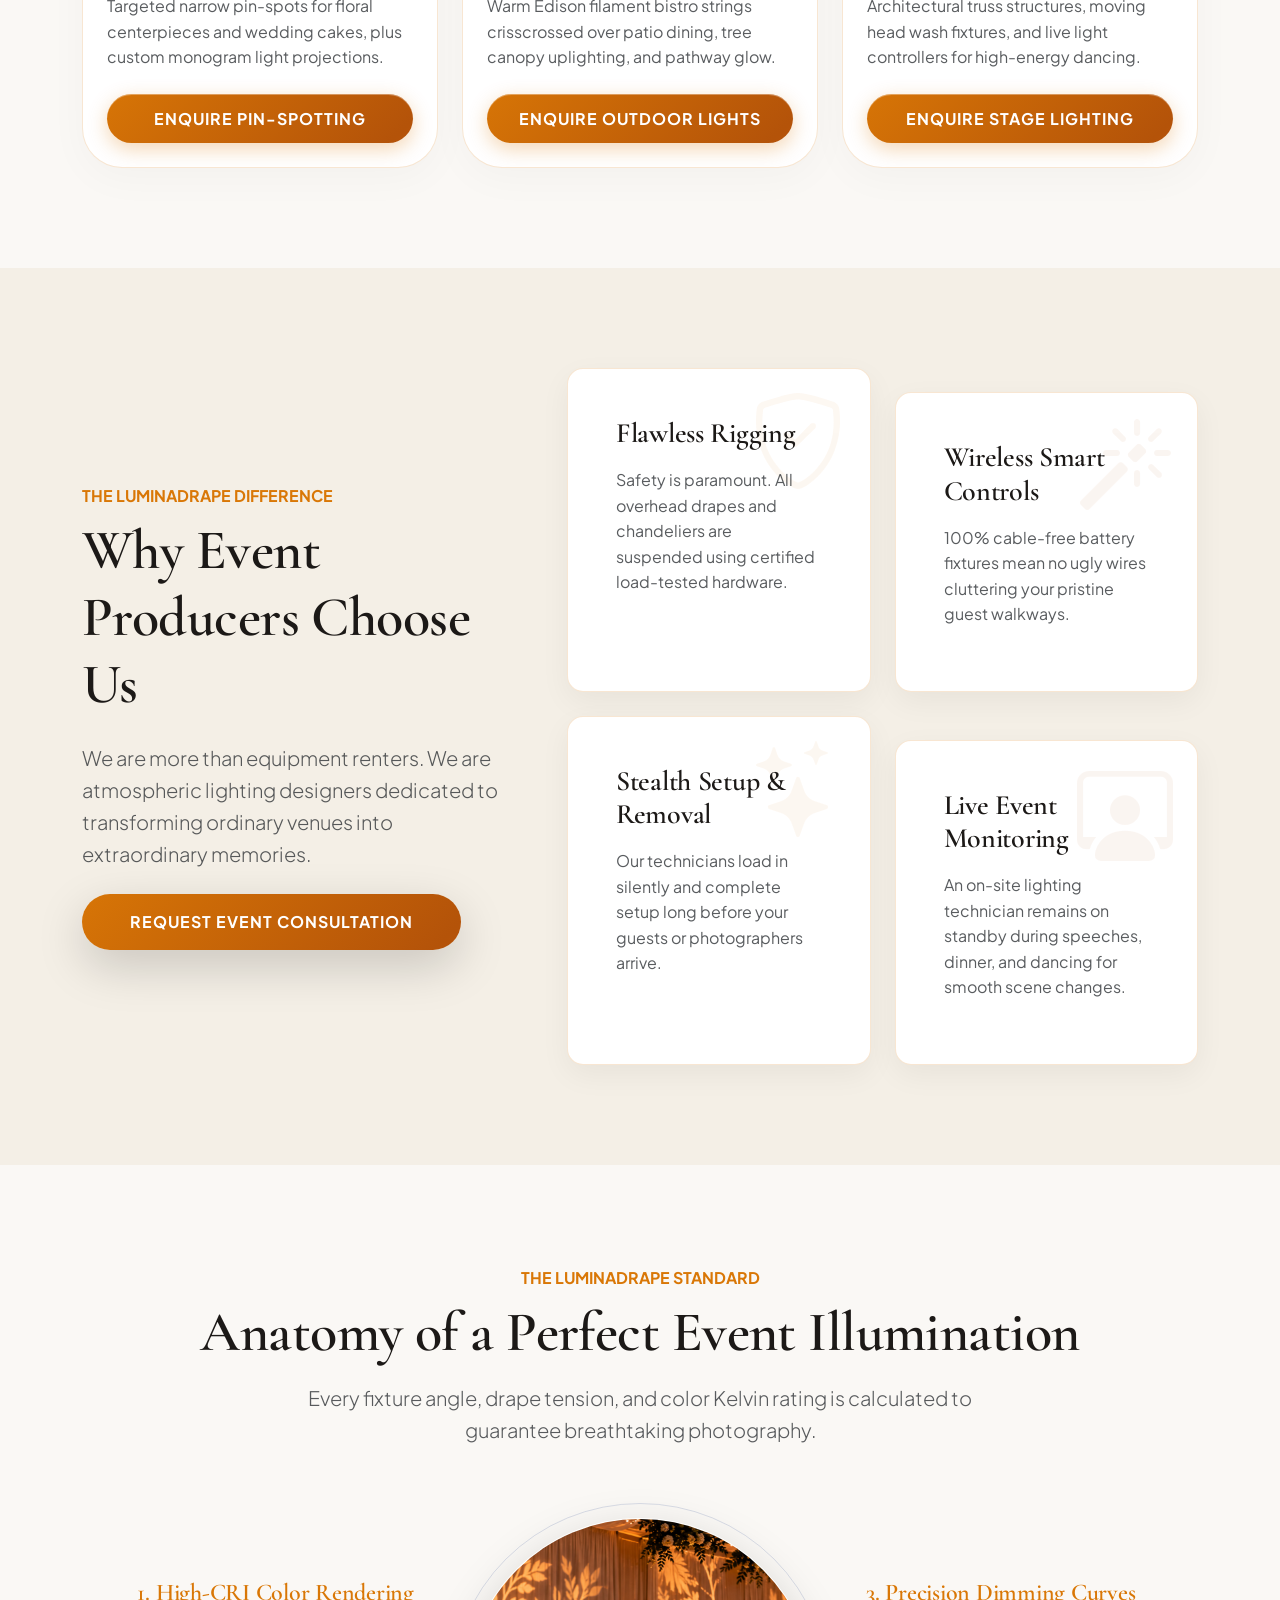
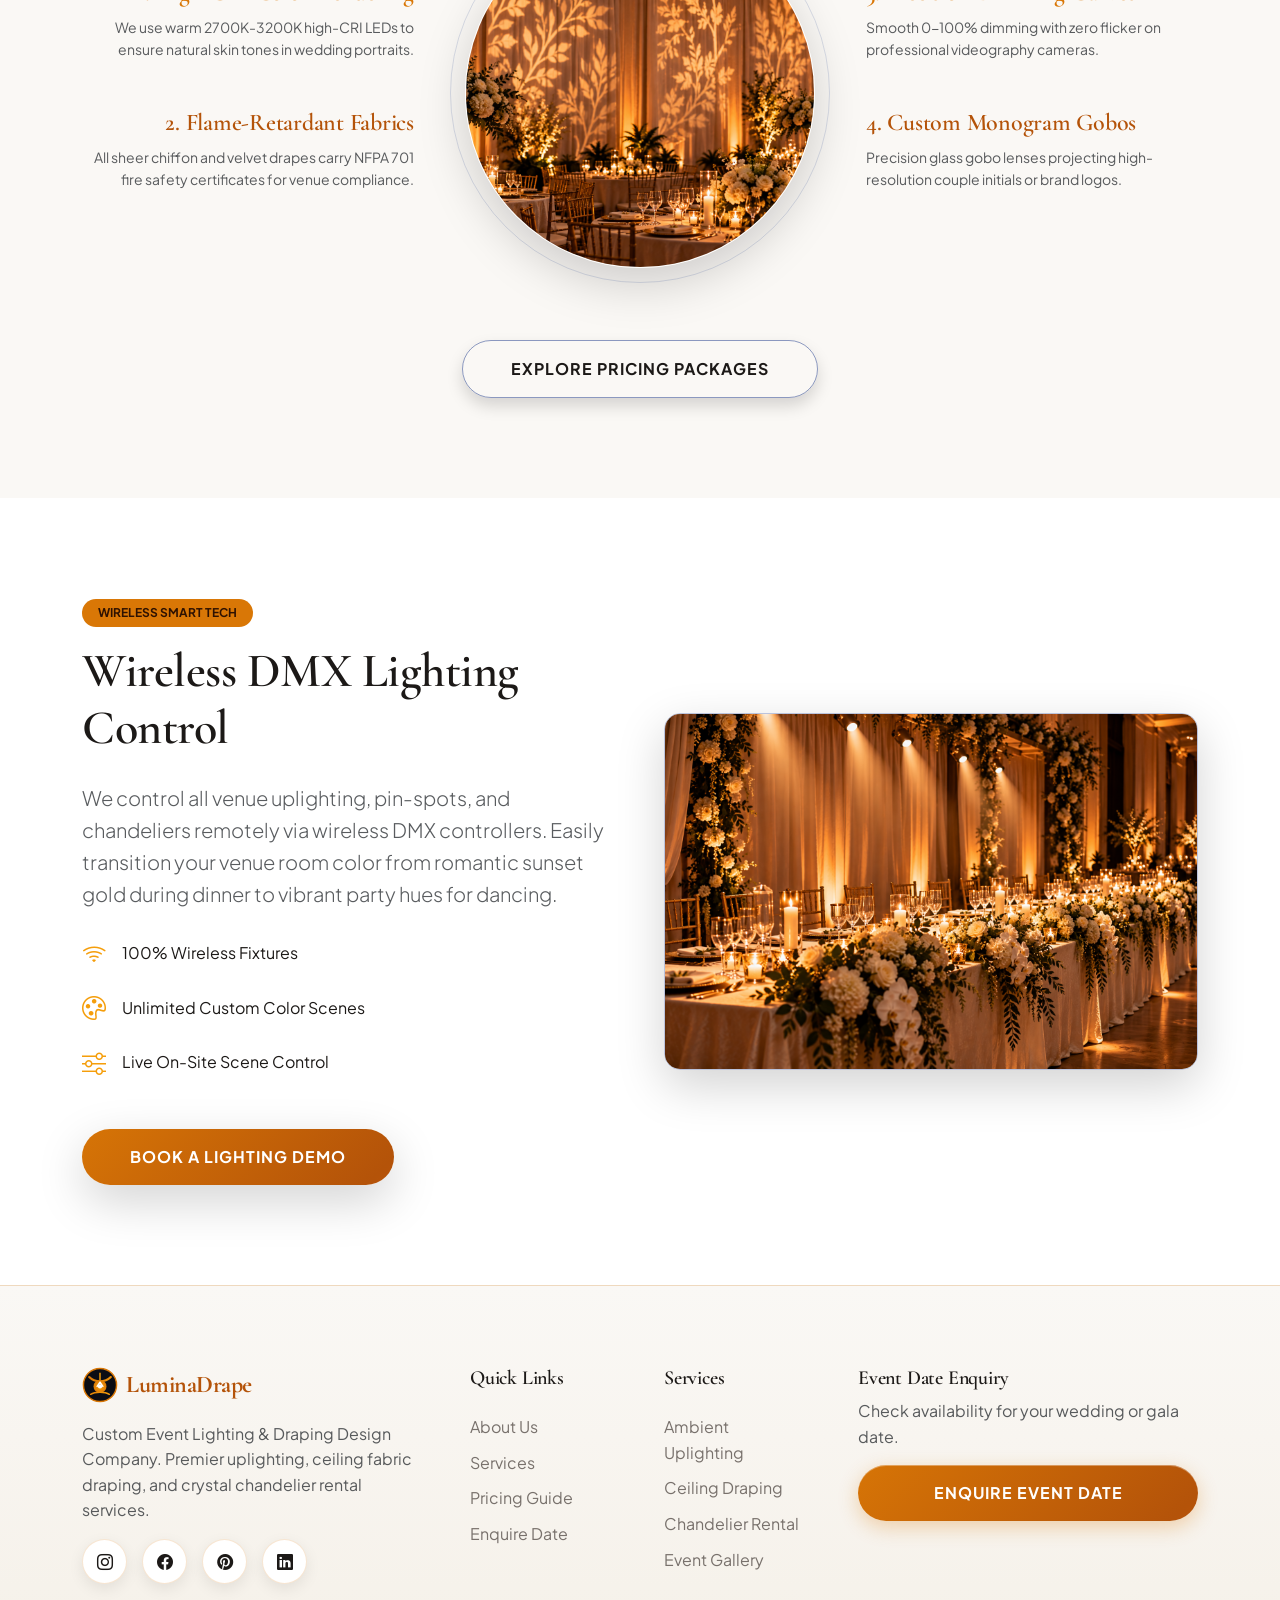
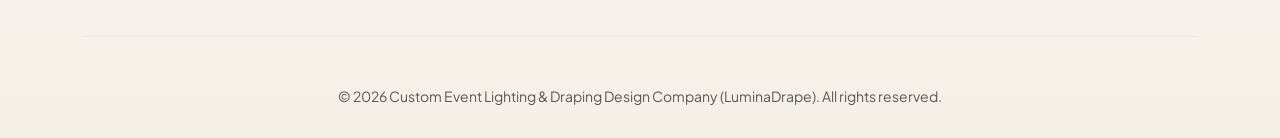
<file: services.html>
<!DOCTYPE html>
<html lang="en">
<head>
    <meta charset="UTF-8">
    <meta name="viewport" content="width=device-width, initial-scale=1.0">
    <title>Services | Custom Event Lighting & Draping Design Company</title>
    <link rel="icon" href="assets/images/favicon.svg" type="image/svg+xml">
    <meta name="description" content="Explore LuminaDrape services: ambient uplighting, ceiling fabric draping, crystal chandelier rental, pin-spotting, gobo monograms, and outdoor event lighting.">
    
    <!-- Bootstrap 5 CDN -->
    <link href="https://cdn.jsdelivr.net/npm/bootstrap@5.3.0/dist/css/bootstrap.min.css" rel="stylesheet">
    <!-- Bootstrap Icons -->
    <link rel="stylesheet" href="https://cdn.jsdelivr.net/npm/bootstrap-icons@1.11.0/font/bootstrap-icons.css">
    
    <!-- Custom CSS -->
    <link rel="stylesheet" href="assets/css/style.css">
    <link rel="stylesheet" href="assets/css/dark-mode.css">
    <link rel="stylesheet" href="assets/css/rtl.css">
    
    <style>
        .vibe-card {
            height: 450px;
            border-radius: 3rem;
            overflow: hidden;
            position: relative;
            cursor: pointer;
            transition: all 0.5s cubic-bezier(0.175, 0.885, 0.32, 1.275);
            border: 1px solid var(--border-color);
        }
        .vibe-card img {
            width: 100%;
            height: 100%;
            object-fit: cover;
            transition: transform 1s ease;
        }
        .vibe-overlay {
            position: absolute;
            inset: 0;
            background: linear-gradient(to top, rgba(11, 13, 20, 0.95) 0%, transparent 100%);
            display: flex;
            flex-direction: column;
            justify-content: flex-end;
            padding: 2.5rem;
            color: white;
            transition: all 0.5s cubic-bezier(0.4, 0, 0.2, 1);
            opacity: 0;
            transform: translateY(30px);
        }
        .vibe-card:hover {
            transform: translateY(-15px);
            box-shadow: 0 30px 60px var(--shadow-glow);
        }
        .vibe-card:hover img {
            transform: scale(1.1);
        }
        .vibe-card:hover .vibe-overlay {
            opacity: 1;
            transform: translateY(0);
            background: linear-gradient(to top, var(--sunflower-yellow) 0%, rgba(11, 13, 20, 0.75) 100%);
        }
        .vibe-card:hover .vibe-overlay * {
            color: #ffffff !important;
        }
        .vibe-tag {
            position: absolute;
            top: 2rem;
            right: 2rem;
            background: rgba(11, 13, 20, 0.6);
            backdrop-filter: blur(10px);
            padding: 0.5rem 1.5rem;
            border-radius: 50px;
            font-size: 0.8rem;
            font-weight: 500;
            text-transform: uppercase;
            letter-spacing: 1px;
            color: var(--sunflower-yellow);
            border: 1px solid var(--border-color);
        }

        .anatomy-section {
            background: #0b0d14;
            color: white;
            border-radius: 4rem;
            overflow: hidden;
            position: relative;
        }
        .anatomy-image-wrap {
            position: relative;
            height: 100%;
            min-height: 400px;
        }
        .anatomy-image-wrap img {
            width: 100%;
            height: 100%;
            object-fit: cover;
            filter: contrast(1.1);
        }
        .spec-item {
            margin-bottom: 2rem;
            opacity: 0;
            transform: translateX(40px);
            transition: all 0.8s cubic-bezier(0.19, 1, 0.22, 1);
        }
        .spec-item.revealed {
            opacity: 1;
            transform: translateX(0);
        }
        .spec-label {
            color: var(--sunflower-yellow);
            font-weight: 500;
            text-transform: uppercase;
            font-size: 0.85rem;
            letter-spacing: 2px;
            display: block;
            margin-bottom: 0.5rem;
        }
        .spec-value {
            font-size: 1.5rem;
            font-weight: 600;
            display: block;
            font-family: var(--font-heading);
        }
        .pulse-badge {
            width: 120px;
            height: 120px;
            background: var(--sunflower-yellow);
            border-radius: 50%;
            display: flex;
            align-items: center;
            justify-content: center;
            text-align: center;
            font-weight: 700;
            color: #ffffff;
            font-size: 0.9rem;
            position: absolute;
            top: 50%;
            left: 50%;
            transform: translate(-50%, -50%);
            animation: pulse-primary 2s infinite;
            z-index: 5;
        }
        @keyframes pulse-primary {
            0% { box-shadow: 0 0 0 0 rgba(217, 119, 6, 0.4); transform: translate(-50%, -50%) scale(1); }
            70% { box-shadow: 0 0 0 30px rgba(217, 119, 6, 0); transform: translate(-50%, -50%) scale(1.05); }
            100% { box-shadow: 0 0 0 0 rgba(217, 119, 6, 0); transform: translate(-50%, -50%) scale(1); }
        }
    </style>
</head>
<body data-theme="light">

    <!-- Navbar -->
    <nav class="navbar navbar-expand-xl navbar-custom">
        <div class="container">
            <a class="navbar-brand d-flex align-items-center gap-2" href="index.html" style="text-decoration: none;">
                <svg width="38" height="38" viewBox="0 0 50 50" fill="none" xmlns="http://www.w3.org/2000/svg">
                    <circle cx="25" cy="25" r="23" fill="#0B0D14" stroke="#D97706" stroke-width="2"/>
                    <path d="M10 14C18 22 32 22 40 14" stroke="url(#nav_glow)" stroke-width="3" stroke-linecap="round"/>
                    <path d="M25 8V18" stroke="#F59E0B" stroke-width="2"/>
                    <circle cx="25" cy="27" r="9" fill="url(#nav_bulb)"/>
                    <path d="M21 27L25 21L29 27" stroke="#FFFFFF" stroke-width="2" stroke-linecap="round" stroke-linejoin="round"/>
                    <circle cx="25" cy="27" r="3" fill="#FFFFFF"/>
                    <path d="M12 38C18 34 32 34 38 38" stroke="url(#nav_glow)" stroke-width="2" stroke-linecap="round"/>
                    <defs>
                        <linearGradient id="nav_glow" x1="10" y1="14" x2="40" y2="38" gradientUnits="userSpaceOnUse">
                            <stop stop-color="#D97706"/>
                            <stop offset="1" stop-color="#F59E0B"/>
                        </linearGradient>
                        <radialGradient id="nav_bulb" cx="0" cy="0" r="1" gradientUnits="userSpaceOnUse" gradientTransform="translate(25 27) rotate(90) scale(10)">
                            <stop stop-color="#F59E0B"/>
                            <stop offset="1" stop-color="#D97706"/>
                        </radialGradient>
                    </defs>
                </svg>
                <span class="fs-4 fw-bolder mb-0" style="color: var(--sunflower-yellow); letter-spacing: -0.5px; font-family: 'Cormorant Garamond', Georgia, serif;">Lumina<span style="color: var(--sky-orange);">Drape</span></span>
            </a>
            <button class="navbar-toggler" type="button" data-bs-toggle="collapse" data-bs-target="#navbarNav">
                <span class="navbar-toggler-icon"></span>
            </button>
            <div class="collapse navbar-collapse" id="navbarNav">
                <ul class="navbar-nav mx-auto">
                    <li class="nav-item"><a class="nav-link" href="index.html">Home 1</a></li>
                    <li class="nav-item"><a class="nav-link" href="home-2.html">Home 2</a></li>
                    <li class="nav-item"><a class="nav-link" href="about.html">About</a></li>
                    <li class="nav-item"><a class="nav-link active" href="services.html">Services</a></li>
                    <li class="nav-item"><a class="nav-link" href="gallery.html">Gallery</a></li>
                    <li class="nav-item"><a class="nav-link" href="pricing.html">Pricing</a></li>
                    <li class="nav-item"><a class="nav-link" href="contact.html">Contact</a></li>
                    <li class="nav-item d-lg-none mt-2">
                        <div class="d-flex gap-2 px-2 pb-2">
                            <button class="btn btn-project btn-primary-fest btn-sm flex-fill" onclick="location.href='quote.html'">Enquire Date</button>
                        </div>
                    </li>
                </ul>
                <div class="d-flex align-items-center gap-2">
                    <button id="rtl-toggle" class="btn btn-outline-fest nav-icon-btn btn-sm fw-bold" style="font-size: 0.7rem; padding: 0.25rem 0.5rem;">RTL</button>
                    <button id="theme-toggle" class="btn btn-outline-fest nav-icon-btn btn-sm" style="padding: 0.25rem 0.5rem;"><i class="bi bi-moon-stars-fill" style="font-size: 0.8rem;"></i></button>
                    <button class="btn btn-project btn-primary-fest btn-sm d-none d-lg-block" onclick="location.href='quote.html'">Enquire Date</button>
                </div>
            </div>
        </div>
    </nav>

    <!-- Header -->
    <header class="section-padding text-center position-relative" style="background: url('assets/images/18.png') center/cover no-repeat; min-height: 420px; display: flex; align-items: center;">
        <div class="position-absolute top-0 start-0 w-100 h-100" style="background: rgba(11, 13, 20, 0.8);"></div>
        <div class="container position-relative z-1">
            <span class="badge bg-warning text-dark mb-3 px-4 py-2 rounded-pill font-monospace fw-bold text-uppercase" style="letter-spacing: 1.5px;">Our Craft & Collections</span>
            <h1 class="display-3 fw-bold text-white" style="font-family: var(--font-heading);">Event Lighting & Draping Services</h1>
            <p class="lead text-white-50 mx-auto" style="max-width: 750px;">Bespoke uplighting, ceiling fabric canopies, crystal chandelier rentals, and pin-spotting engineered for wedding receptions and luxury galas.</p>
        </div>
    </header>

    <!-- Services Grid -->
    <section class="section-padding">
        <div class="container">
            <div class="row g-4">
                <!-- 1. Ambient Uplighting -->
                <div class="col-lg-4 col-md-6" id="uplighting">
                    <div class="service-card">
                        <div class="img-wrapper">
                            <img src="assets/images/18.png" alt="Ambient Perimeter Uplighting">
                        </div>
                        <h3 style="font-family: var(--font-heading);">Ambient Perimeter Uplighting</h3>
                        <div class="d-flex justify-content-between align-items-center mb-3">
                            <span class="badge bg-warning text-dark">Signature Service</span>
                            <span class="fw-bold" style="color: var(--sunflower-yellow);">Custom Quote</span>
                        </div>
                        <p class="text-muted">Wireless RGBAW smart LED fixtures accenting architectural columns, drapes, and perimeter walls in custom color scenes.</p>
                        <a href="quote.html" class="btn btn-project btn-primary-fest w-100">Enquire Uplighting</a>
                    </div>
                </div>
                <!-- 2. Ceiling & Backdrop Draping -->
                <div class="col-lg-4 col-md-6" id="draping">
                    <div class="service-card">
                        <div class="img-wrapper">
                            <img src="assets/images/19.png" alt="Luxury Ceiling Fabric Draping">
                        </div>
                        <h3 style="font-family: var(--font-heading);">Ceiling & Backdrop Draping</h3>
                        <div class="d-flex justify-content-between align-items-center mb-3">
                            <span class="badge bg-warning text-dark">Most Requested</span>
                            <span class="fw-bold" style="color: var(--sunflower-yellow);">Custom Quote</span>
                        </div>
                        <p class="text-muted">Sheer white, champagne, and rich velvet drapery swoops overhead paired with warm fairy twinkle lights.</p>
                        <a href="quote.html" class="btn btn-project btn-primary-fest w-100">Enquire Draping</a>
                    </div>
                </div>
                <!-- 3. Chandelier Rental -->
                <div class="col-lg-4 col-md-6" id="chandeliers">
                    <div class="service-card">
                        <div class="img-wrapper">
                            <img src="assets/images/20.png" alt="Crystal Chandelier Rental">
                        </div>
                        <h3 style="font-family: var(--font-heading);">Crystal Chandelier Rental</h3>
                        <div class="d-flex justify-content-between align-items-center mb-3">
                            <span class="badge bg-warning text-dark">Statement Piece</span>
                            <span class="fw-bold" style="color: var(--sunflower-yellow);">Custom Quote</span>
                        </div>
                        <p class="text-muted">Vintage crystal, tiered glass, and modern brass chandeliers equipped with wireless remote dimmer controls.</p>
                        <a href="quote.html" class="btn btn-project btn-primary-fest w-100">Enquire Chandeliers</a>
                    </div>
                </div>
                <!-- 4. Pin-Spotting & Gobo Projection -->
                <div class="col-lg-4 col-md-6">
                    <div class="service-card">
                        <div class="img-wrapper">
                            <img src="assets/images/21.png" alt="Pin-Spotting & Monogram Gobos">
                        </div>
                        <h3 style="font-family: var(--font-heading);">Pin-Spotting & Gobo Projection</h3>
                        <div class="d-flex justify-content-between align-items-center mb-3">
                            <span class="badge bg-warning text-dark">Detail Highlight</span>
                            <span class="fw-bold" style="color: var(--sunflower-yellow);">Custom Quote</span>
                        </div>
                        <p class="text-muted">Targeted narrow pin-spots for floral centerpieces and wedding cakes, plus custom monogram light projections.</p>
                        <a href="quote.html" class="btn btn-project btn-primary-fest w-100">Enquire Pin-Spotting</a>
                    </div>
                </div>
                <!-- 5. Outdoor Festoon & Garden Lighting -->
                <div class="col-lg-4 col-md-6">
                    <div class="service-card">
                        <div class="img-wrapper">
                            <img src="assets/images/22.png" alt="Outdoor Festoon & Bistro Lights">
                        </div>
                        <h3 style="font-family: var(--font-heading);">Outdoor Festoon & Bistro Lighting</h3>
                        <div class="d-flex justify-content-between align-items-center mb-3">
                            <span class="badge bg-warning text-dark">Outdoor Magic</span>
                            <span class="fw-bold" style="color: var(--sunflower-yellow);">Custom Quote</span>
                        </div>
                        <p class="text-muted">Warm Edison filament bistro strings crisscrossed over patio dining, tree canopy uplighting, and pathway glow.</p>
                        <a href="quote.html" class="btn btn-project btn-primary-fest w-100">Enquire Outdoor Lights</a>
                    </div>
                </div>
                <!-- 6. Stage & Dancefloor Rigging -->
                <div class="col-lg-4 col-md-6">
                    <div class="service-card">
                        <div class="img-wrapper">
                            <img src="assets/images/23.png" alt="Stage & Dancefloor Architectural Lighting">
                        </div>
                        <h3 style="font-family: var(--font-heading);">Stage & Dancefloor Rigging</h3>
                        <div class="d-flex justify-content-between align-items-center mb-3">
                            <span class="badge bg-warning text-dark">Full Rigging</span>
                            <span class="fw-bold" style="color: var(--sunflower-yellow);">Custom Quote</span>
                        </div>
                        <p class="text-muted">Architectural truss structures, moving head wash fixtures, and live light controllers for high-energy dancing.</p>
                        <a href="quote.html" class="btn btn-project btn-primary-fest w-100">Enquire Stage Lighting</a>
                    </div>
                </div>
            </div>
        </div>
    </section>

    <!-- Section: Why Choose Us (Premium Layout) -->
    <section class="section-padding position-relative" style="background: var(--secondary-bg);">
        <div class="container">
            <div class="row g-5 align-items-center">
                <div class="col-lg-5">
                    <div class="sticky-top" style="top: 120px; z-index: 10;">
                        <span class="fw-bold text-uppercase tracking-wider" style="color: var(--sunflower-yellow);">The LuminaDrape Difference</span>
                        <h2 class="display-4 fw-bolder text-main mt-2 mb-4" style="font-family: var(--font-heading);">Why Event Producers Choose Us</h2>
                        <p class="lead text-muted mb-4">We are more than equipment renters. We are atmospheric lighting designers dedicated to transforming ordinary venues into extraordinary memories.</p>
                        <a href="quote.html" class="btn btn-project btn-primary-fest rounded-pill px-5 py-3 shadow-lg">Request Event Consultation</a>
                    </div>
                </div>
                <div class="col-lg-7">
                    <div class="row g-4">
                        <!-- Card 1 -->
                        <div class="col-md-6">
                            <div class="p-4 p-md-5 rounded-4 h-100 position-relative overflow-hidden premium-feature-card" style="background: var(--card-bg); border: 1px solid var(--border-color); box-shadow: 0 10px 30px rgba(0,0,0,0.05); transition: all 0.4s ease;">
                                <div class="position-absolute top-0 end-0 p-4 feature-bg-icon" style="opacity: 0.05; font-size: 6rem; line-height: 0; color: var(--sunflower-yellow); transition: all 0.4s ease;">
                                    <i class="bi bi-shield-check"></i>
                                </div>
                                <h3 class="fw-bold text-main mb-3 position-relative z-index-1" style="font-family: var(--font-heading);">Flawless Rigging</h3>
                                <p class="text-muted position-relative z-index-1">Safety is paramount. All overhead drapes and chandeliers are suspended using certified load-tested hardware.</p>
                            </div>
                        </div>
                        <!-- Card 2 -->
                        <div class="col-md-6 mt-md-5">
                            <div class="p-4 p-md-5 rounded-4 h-100 position-relative overflow-hidden premium-feature-card" style="background: var(--card-bg); border: 1px solid var(--border-color); box-shadow: 0 10px 30px rgba(0,0,0,0.05); transition: all 0.4s ease;">
                                <div class="position-absolute top-0 end-0 p-4 feature-bg-icon" style="opacity: 0.05; font-size: 6rem; line-height: 0; color: var(--sky-orange); transition: all 0.4s ease;">
                                    <i class="bi bi-magic"></i>
                                </div>
                                <h3 class="fw-bold text-main mb-3 position-relative z-index-1" style="font-family: var(--font-heading);">Wireless Smart Controls</h3>
                                <p class="text-muted position-relative z-index-1">100% cable-free battery fixtures mean no ugly wires cluttering your pristine guest walkways.</p>
                            </div>
                        </div>
                        <!-- Card 3 -->
                        <div class="col-md-6">
                            <div class="p-4 p-md-5 rounded-4 h-100 position-relative overflow-hidden premium-feature-card" style="background: var(--card-bg); border: 1px solid var(--border-color); box-shadow: 0 10px 30px rgba(0,0,0,0.05); transition: all 0.4s ease;">
                                <div class="position-absolute top-0 end-0 p-4 feature-bg-icon" style="opacity: 0.05; font-size: 6rem; line-height: 0; color: var(--sunflower-yellow); transition: all 0.4s ease;">
                                    <i class="bi bi-stars"></i>
                                </div>
                                <h3 class="fw-bold text-main mb-3 position-relative z-index-1" style="font-family: var(--font-heading);">Stealth Setup & Removal</h3>
                                <p class="text-muted position-relative z-index-1">Our technicians load in silently and complete setup long before your guests or photographers arrive.</p>
                            </div>
                        </div>
                        <!-- Card 4 -->
                        <div class="col-md-6 mt-md-5">
                            <div class="p-4 p-md-5 rounded-4 h-100 position-relative overflow-hidden premium-feature-card" style="background: var(--card-bg); border: 1px solid var(--border-color); box-shadow: 0 10px 30px rgba(0,0,0,0.05); transition: all 0.4s ease;">
                                <div class="position-absolute top-0 end-0 p-4 feature-bg-icon" style="opacity: 0.05; font-size: 6rem; line-height: 0; color: var(--sky-orange); transition: all 0.4s ease;">
                                    <i class="bi bi-person-workspace"></i>
                                </div>
                                <h3 class="fw-bold text-main mb-3 position-relative z-index-1" style="font-family: var(--font-heading);">Live Event Monitoring</h3>
                                <p class="text-muted position-relative z-index-1">An on-site lighting technician remains on standby during speeches, dinner, and dancing for smooth scene changes.</p>
                            </div>
                        </div>
                    </div>
                </div>
            </div>
            
            <style>
                .premium-feature-card:hover {
                    transform: translateY(-10px);
                    box-shadow: 0 20px 40px var(--shadow-glow) !important;
                    border-color: var(--sunflower-yellow) !important;
                }
                .premium-feature-card:hover .feature-bg-icon {
                    transform: scale(1.3) rotate(15deg);
                    opacity: 0.15 !important;
                }
            </style>
        </div>
    </section>

    <!-- Section: Anatomy of Perfection (Premium Layout) -->
    <section class="section-padding position-relative overflow-hidden" style="background: var(--primary-bg);">
        <div class="container position-relative z-index-1">
            <div class="text-center mb-5">
                <span class="fw-bold text-uppercase tracking-wider" style="color: var(--sunflower-yellow);">The LuminaDrape Standard</span>
                <h2 class="display-4 fw-bolder text-main mt-2">Anatomy of a Perfect Event Illumination</h2>
                <p class="lead text-muted mx-auto mt-3" style="max-width: 700px;">Every fixture angle, drape tension, and color Kelvin rating is calculated to guarantee breathtaking photography.</p>
            </div>
            
            <div class="row align-items-center mt-5 pt-4">
                <div class="col-lg-4 text-center text-lg-end">
                    <div class="mb-5 anatomy-spec-card pe-lg-4" style="transition: transform 0.3s ease;">
                        <h4 class="fw-bold" style="font-family: var(--font-heading); color: var(--sunflower-yellow);">1. High-CRI Color Rendering</h4>
                        <p class="text-muted small">We use warm 2700K-3200K high-CRI LEDs to ensure natural skin tones in wedding portraits.</p>
                    </div>
                    <div class="anatomy-spec-card pe-lg-4" style="transition: transform 0.3s ease; transition-delay: 0.1s;">
                        <h4 class="fw-bold" style="font-family: var(--font-heading); color: var(--sky-orange);">2. Flame-Retardant Fabrics</h4>
                        <p class="text-muted small">All sheer chiffon and velvet drapes carry NFPA 701 fire safety certificates for venue compliance.</p>
                    </div>
                </div>
                
                <div class="col-lg-4 text-center my-5 my-lg-0 position-relative">
                    <div class="anatomy-center-img position-relative d-inline-block">
                        <img src="assets/images/24.png" class="img-fluid rounded-circle shadow-lg border border-5" style="border-color: var(--card-bg) !important; width: 350px; height: 350px; object-fit: cover;" alt="Chandelier Lighting Anatomy">
                        <div class="position-absolute top-50 start-50 translate-middle rounded-circle border border-warning" style="width: 380px; height: 380px; opacity: 0.5; animation: pulse-ring 3s infinite;"></div>
                    </div>
                </div>
                
                <div class="col-lg-4 text-center text-lg-start">
                    <div class="mb-5 anatomy-spec-card ps-lg-4" style="transition: transform 0.3s ease; transition-delay: 0.2s;">
                        <h4 class="fw-bold" style="font-family: var(--font-heading); color: var(--sunflower-yellow);">3. Precision Dimming Curves</h4>
                        <p class="text-muted small">Smooth 0-100% dimming with zero flicker on professional videography cameras.</p>
                    </div>
                    <div class="anatomy-spec-card ps-lg-4" style="transition: transform 0.3s ease; transition-delay: 0.3s;">
                        <h4 class="fw-bold" style="font-family: var(--font-heading); color: var(--sky-orange);">4. Custom Monogram Gobos</h4>
                        <p class="text-muted small">Precision glass gobo lenses projecting high-resolution couple initials or brand logos.</p>
                    </div>
                </div>
            </div>
            
            <div class="text-center mt-5 pt-4">
                <a href="pricing.html" class="btn btn-project btn-outline-fest rounded-pill px-5 py-3 shadow">Explore Pricing Packages</a>
            </div>
        </div>
        <style>
            .anatomy-spec-card:hover { transform: scale(1.05); }
            @keyframes pulse-ring {
                0% { transform: translate(-50%, -50%) scale(0.9); opacity: 0.5; }
                50% { transform: translate(-50%, -50%) scale(1.05); opacity: 0.1; }
                100% { transform: translate(-50%, -50%) scale(0.9); opacity: 0.5; }
            }
        </style>
    </section>

    <!-- Unique Section: Advanced Technology -->
    <section class="section-padding position-relative overflow-hidden" style="background: var(--card-bg);">
        <div class="container position-relative z-1">
            <div class="row align-items-center g-5">
                <div class="col-lg-6">
                    <span class="badge bg-warning text-dark px-3 py-2 rounded-pill fw-bold mb-3 tracking-wider" >WIRELESS SMART TECH</span>
                    <h2 class="display-5 fw-bolder text-main mb-4" style="font-family: var(--font-heading);">Wireless DMX Lighting Control</h2>
                    <p class="lead text-muted mb-4">We control all venue uplighting, pin-spots, and chandeliers remotely via wireless DMX controllers. Easily transition your venue room color from romantic sunset gold during dinner to vibrant party hues for dancing.</p>
                    <ul class="list-unstyled mb-5">
                        <li class="mb-3 d-flex align-items-center gap-3"><i class="bi bi-wifi text-warning fs-4"></i> <span>100% Wireless Fixtures</span></li>
                        <li class="mb-3 d-flex align-items-center gap-3"><i class="bi bi-palette text-warning fs-4"></i> <span>Unlimited Custom Color Scenes</span></li>
                        <li class="mb-3 d-flex align-items-center gap-3"><i class="bi bi-sliders text-warning fs-4"></i> <span>Live On-Site Scene Control</span></li>
                    </ul>
                    <a href="contact.html" class="btn btn-project btn-primary-fest px-5 py-3 rounded-pill fw-bold text-white border-0 shadow-lg" style="letter-spacing: 1px;">BOOK A LIGHTING DEMO</a>
                </div>
                <div class="col-lg-6 position-relative">
                    <img src="assets/images/25.png" alt="Wireless DMX Lighting" class="img-fluid rounded-4 shadow-lg border border-5 border-warning position-relative z-2">
                </div>
            </div>
        </div>
    </section>

    <!-- Footer -->
    <footer>
        <div class="container">
            <div class="row g-5">
                <div class="col-lg-4">
                    <a class="footer-logo d-flex align-items-center gap-2 mb-3" href="index.html" style="text-decoration: none;">
                        <svg width="36" height="36" viewBox="0 0 50 50" fill="none" xmlns="http://www.w3.org/2000/svg">
                        <circle cx="25" cy="25" r="23" fill="#0B0D14" stroke="#D97706" stroke-width="2"/>
                        <path d="M10 14C18 22 32 22 40 14" stroke="url(#foot_glow)" stroke-width="3" stroke-linecap="round"/>
                        <path d="M25 8V18" stroke="#F59E0B" stroke-width="2"/>
                        <circle cx="25" cy="27" r="9" fill="url(#foot_bulb)"/>
                        <path d="M21 27L25 21L29 27" stroke="#FFFFFF" stroke-width="2" stroke-linecap="round" stroke-linejoin="round"/>
                        <circle cx="25" cy="27" r="3" fill="#FFFFFF"/>
                        <path d="M12 38C18 34 32 34 38 38" stroke="url(#foot_glow)" stroke-width="2" stroke-linecap="round"/>
                        <defs>
                            <linearGradient id="foot_glow" x1="10" y1="14" x2="40" y2="38" gradientUnits="userSpaceOnUse">
                                <stop stop-color="#D97706"/>
                                <stop offset="1" stop-color="#F59E0B"/>
                            </linearGradient>
                            <radialGradient id="foot_bulb" cx="0" cy="0" r="1" gradientUnits="userSpaceOnUse" gradientTransform="translate(25 27) rotate(90) scale(10)">
                                <stop stop-color="#F59E0B"/>
                                <stop offset="1" stop-color="#D97706"/>
                            </radialGradient>
                        </defs>
                    </svg>
                        <span class="fs-4 fw-bolder mb-0" style="letter-spacing: -0.5px; font-family: 'Cormorant Garamond', serif; color: var(--sunflower-yellow);">
                            Lumina<span style="color: var(--sky-orange);">Drape</span>
                        </span>
                    </a>
                    <p class="text-muted">Custom Event Lighting & Draping Design Company. Premier uplighting, ceiling fabric draping, and crystal chandelier rental services.</p>
                    <div class="social-icons mt-3">
                        <a href="#" class="social-icon" aria-label="Instagram"><i class="bi bi-instagram"></i></a>
                        <a href="#" class="social-icon" aria-label="Facebook"><i class="bi bi-facebook"></i></a>
                        <a href="#" class="social-icon" aria-label="Pinterest"><i class="bi bi-pinterest"></i></a>
                        <a href="#" class="social-icon" aria-label="LinkedIn"><i class="bi bi-linkedin"></i></a>
                    </div>
                </div>
                <div class="col-lg-2 footer-links">
                    <h5>Quick Links</h5>
                    <ul>
                        <li><a href="about.html">About Us</a></li>
                        <li><a href="services.html">Services</a></li>
                        <li><a href="pricing.html">Pricing Guide</a></li>
                        <li><a href="quote.html">Enquire Date</a></li>
                    </ul>
                </div>
                <div class="col-lg-2 footer-links">
                    <h5>Services</h5>
                    <ul>
                        <li><a href="services.html#uplighting">Ambient Uplighting</a></li>
                        <li><a href="services.html#draping">Ceiling Draping</a></li>
                        <li><a href="services.html#chandeliers">Chandelier Rental</a></li>
                        <li><a href="gallery.html">Event Gallery</a></li>
                    </ul>
                </div>
                <div class="col-lg-4">
                    <h5>Event Date Enquiry</h5>
                    <p class="text-muted">Check availability for your wedding or gala date.</p>
                    <a href="quote.html" class="btn btn-project btn-primary-fest w-100 py-3">Enquire Event Date</a>
                </div>
            </div>
            <hr class="my-5 border-warning opacity-25">
            <div class="text-center text-muted small">
                &copy; 2026 Custom Event Lighting & Draping Design Company (LuminaDrape). All rights reserved.
            </div>
        </div>
    </footer>

    <!-- Bootstrap JS -->
    <script src="https://cdn.jsdelivr.net/npm/bootstrap@5.3.0/dist/js/bootstrap.bundle.min.js"></script>
    <!-- Custom JS -->
    <script src="assets/js/main.js"></script>
</body>
</html>
</file>
<file: assets/css/style.css>
@import url('https://fonts.googleapis.com/css2?family=Cormorant+Garamond:ital,wght@0,400;0,500;0,600;0,700;1,400;1,600&family=Plus+Jakarta+Sans:wght@300;400;500;600;700;800&display=swap');

:root {
    --primary-bg: #faf8f5;
    --secondary-bg: #f4efe6;
    --card-bg: #ffffff;
    --sunflower-yellow: #d97706;
    --sky-orange: #b45309;
    --turquoise-splash: #f59e0b;
    --fresh-grass: #92400e;
    --playful-red: #ea580c;
    --text-main: #1c1917;
    --text-muted: #78716c;
    --border-color: rgba(217, 119, 6, 0.18);
    --shadow-glow: rgba(217, 119, 6, 0.2);
    --font-heading: 'Cormorant Garamond', Georgia, serif;
    --font-main: 'Plus Jakarta Sans', sans-serif;
    --transition: all 0.4s cubic-bezier(0.175, 0.885, 0.32, 1.275);
}

/* Base Styles */
html {
    overflow-x: clip;
}

body {
    font-family: var(--font-main);
    background-color: var(--primary-bg);
    color: var(--text-main);
    overflow-x: hidden;
    line-height: 1.6;
}

h1, h2, h3, h4, h5, h6,
.h1, .h2, .h3, .h4, .h5, .h6,
.display-1, .display-2, .display-3, .display-4, .display-5, .display-6,
h1.fw-bold, h2.fw-bold, h3.fw-bold, h4.fw-bold, h5.fw-bold, h6.fw-bold,
.h1.fw-bold, .h2.fw-bold, .h3.fw-bold, .h4.fw-bold, .h5.fw-bold, .h6.fw-bold,
.display-1.fw-bold, .display-2.fw-bold, .display-3.fw-bold, .display-4.fw-bold, .display-5.fw-bold, .display-6.fw-bold {
    font-family: var(--font-heading);
    font-weight: 600 !important;
    letter-spacing: -0.01em;
}

a {
    text-decoration: none;
    transition: var(--transition);
}

/* Navbar Style */
.navbar-custom {
    background: rgba(255, 255, 255, 0.8);
    backdrop-filter: blur(15px);
    -webkit-backdrop-filter: blur(15px);
    border-bottom: 1px solid var(--border-color);
    padding: 1rem 0;
    transition: var(--transition);
    box-shadow: 0 10px 30px rgba(0,0,0,0.05);
    position: fixed;
    top: 0;
    left: 0;
    right: 0;
    z-index: 1030;
    width: 100%;
}

.navbar-custom.navbar-scrolled {
    box-shadow: 0 10px 30px rgba(0,0,0,0.1);
}



/* Fix for content hidden behind fixed navbar on subpages */
header.section-padding:first-of-type,
section.section-padding:first-of-type {
    padding-top: 120px !important;
}

.nav-link {
    color: var(--text-main);
    font-weight: 600;
    padding: 0.5rem 0.6rem !important;
    margin: 0;
    border-radius: 1rem;
}

.nav-link:hover, .nav-link.active {
    background: transparent;
    color: var(--sky-orange) !important;
}

/* Dropdown overrides */
.dropdown-item.active, .dropdown-item:active {
    background-color: var(--sky-orange);
    color: #ffffff !important;
}

.dropdown-item:hover, .dropdown-item:focus {
    background-color: rgba(234, 88, 12, 0.1);
    color: var(--sky-orange);
}

.navbar-brand,
.navbar-brand:hover,
.navbar-brand:focus {
    font-weight: 800;
    font-size: 1.5rem;
    color: var(--sky-orange) !important;
    display: flex;
    align-items: center;
    gap: 10px;
}

.navbar-brand span {
    color: var(--sky-orange) !important;
}

.navbar-brand i {
    color: var(--sunflower-yellow);
    font-size: 1.8rem;
}

/* Button Styles */
.btn-project {
    padding: 0.8rem 2rem;
    border-radius: 50px;
    font-weight: 700;
    text-transform: uppercase;
    letter-spacing: 1px;
    transition: all 0.4s cubic-bezier(0.175, 0.885, 0.32, 1.275);
    border: none;
    position: relative;
    overflow: hidden;
    z-index: 1;
}

/* Unique Primary Button Shimmer & 3D Hover System */
.btn-primary-fest,
.btn-primary {
    background: linear-gradient(135deg, #d97706 0%, #b45309 50%, #ea580c 100%);
    background-size: 200% 200%;
    background-position: 0% 50%;
    color: #ffffff !important;
    box-shadow: 0 6px 20px rgba(217, 119, 6, 0.3), inset 0 1px 0 rgba(255, 255, 255, 0.35);
    transition: all 0.4s cubic-bezier(0.175, 0.885, 0.32, 1.275);
}

/* Angled Metallic Light Beam Sweep */
.btn-primary-fest::before,
.btn-primary::before,
.btn-project::before {
    content: '';
    position: absolute;
    top: -20%;
    left: -130%;
    width: 70%;
    height: 140%;
    background: linear-gradient(
        90deg,
        transparent 0%,
        rgba(255, 255, 255, 0.45) 50%,
        transparent 100%
    );
    transform: skewX(-25deg);
    transition: left 0.75s cubic-bezier(0.19, 1, 0.22, 1);
    z-index: 2;
    pointer-events: none;
}

/* Radial Glow Core Pulse */
.btn-primary-fest::after,
.btn-primary::after {
    content: '';
    position: absolute;
    inset: 0;
    background: radial-gradient(circle at center, rgba(255, 255, 255, 0.4) 0%, transparent 70%);
    opacity: 0;
    transform: scale(0.3);
    transition: all 0.5s cubic-bezier(0.4, 0, 0.2, 1);
    z-index: 0;
    border-radius: inherit;
    pointer-events: none;
}

/* State-of-the-Art Hover Trigger */
.btn-primary-fest:hover,
.btn-primary:hover,
.btn-project:hover {
    background-position: 100% 50%;
    transform: translateY(-5px) scale(1.03);
    box-shadow: 0 18px 40px rgba(217, 119, 6, 0.55), 0 0 30px rgba(245, 158, 11, 0.5), inset 0 1px 0 rgba(255, 255, 255, 0.6);
    letter-spacing: 1.4px;
}

.btn-primary-fest:hover::before,
.btn-primary:hover::before,
.btn-project:hover::before {
    left: 150%;
}

.btn-primary-fest:hover::after,
.btn-primary:hover::after {
    opacity: 1;
    transform: scale(1.8);
}

.btn-primary-fest:active,
.btn-primary:active,
.btn-project:active {
    transform: translateY(-2px) scale(0.99);
    box-shadow: 0 8px 22px rgba(217, 119, 6, 0.4);
}

/* Dynamic Icon Motion on Hover */
.btn-primary-fest i,
.btn-primary i,
.btn-project i {
    display: inline-block;
    transition: transform 0.35s cubic-bezier(0.34, 1.56, 0.64, 1);
}

.btn-primary-fest:hover i,
.btn-primary:hover i,
.btn-project:hover i {
    transform: translateX(5px) scale(1.2);
}

.btn-secondary-fest {
    background: linear-gradient(135deg, var(--turquoise-splash), var(--fresh-grass));
    color: white;
}

.btn-outline-fest,
.nav-icon-btn {
    background: transparent;
    border: 1px solid var(--sunflower-yellow);
    border-radius: 50px;
    color: var(--text-main);
    transition: all 0.35s cubic-bezier(0.175, 0.885, 0.32, 1.275);
}

.btn-outline-fest:hover,
#rtl-toggle:hover,
#theme-toggle:hover,
.nav-icon-btn:hover {
    background: linear-gradient(135deg, #d97706 0%, #ea580c 100%) !important;
    color: #ffffff !important;
    border-color: transparent !important;
    box-shadow: 0 8px 22px rgba(217, 119, 6, 0.4);
    transform: translateY(-2px);
}

.nav-icon-btn {
    width: 42px;
    height: 42px;
    display: flex;
    align-items: center;
    justify-content: center;
    padding: 0 !important;
    border-radius: 50%;
}

/* Card Styles */
.service-card {
    background: var(--card-bg);
    border-radius: 2.5rem;
    border: 1px solid var(--border-color);
    padding: 1.5rem;
    transition: var(--transition);
    height: 100%;
    box-shadow: 0 10px 40px rgba(0,0,0,0.03);
    position: relative;
    overflow: hidden;
    display: flex;
    flex-direction: column;
}

.service-card h3 {
    font-size: 1.35rem;
    line-height: 1.3;
    margin-bottom: 0.75rem;
}

.service-card p {
    margin-bottom: 1.5rem;
    flex-grow: 1;
    line-height: 1.6;
}

@media (min-width: 768px) {
    .service-card h3 {
        min-height: 3.5rem;
        display: flex;
        align-items: flex-start;
    }

    .service-card p {
        min-height: 4.5rem;
    }
}

.service-card .btn-project,
.service-card .btn-outline-fest {
    margin-top: auto;
}

.service-card:hover {
    transform: translateY(-15px) scale(1.02);
    box-shadow: 0 25px 60px var(--shadow-glow);
}

.service-card .img-wrapper {
    border-radius: 2rem;
    overflow: hidden;
    height: 250px;
    margin-bottom: 1.5rem;
}

.service-card img {
    width: 100%;
    height: 100%;
    object-fit: cover;
    transition: var(--transition);
}

.service-card:hover img {
    transform: scale(1.1);
}

/* Hero Sections */
.hero-section {
    padding: 120px 0 100px;
    position: relative;
    overflow: hidden;
}

.hero-content h1 {
    font-size: 4.5rem;
    margin-bottom: 1.5rem;
    background: linear-gradient(135deg, #ffffff 30%, var(--sunflower-yellow));
    -webkit-background-clip: text;
    background-clip: text;
    -webkit-text-fill-color: transparent;
}

.hero-content p {
    font-size: 1.25rem;
    color: var(--text-muted);
    margin-bottom: 2.5rem;
    max-width: 600px;
}

/* Confetti Effect Container */
#confetti-canvas {
    position: absolute;
    top: 0;
    left: 0;
    width: 100%;
    height: 100%;
    pointer-events: none;
    z-index: 0;
}

/* Sections */
.section-padding {
    padding: 100px 0;
}

.section-title {
    margin-bottom: 60px;
    text-align: center;
}

.section-title h2 {
    font-size: 3rem;
    margin-bottom: 15px;
}

.section-title span {
    color: var(--sky-orange);
    text-transform: uppercase;
    font-weight: 500;
    letter-spacing: 3px;
    font-size: 0.9rem;
}

/* Footer */
footer {
    background: linear-gradient(180deg, var(--primary-bg), var(--secondary-bg));
    padding: 80px 0 30px;
    border-top: 1px solid var(--border-color);
}

.footer-logo,
.footer-logo:hover,
.footer-logo:focus {
    font-size: 1.5rem;
    font-weight: 800;
    margin-bottom: 1.5rem;
    display: flex;
    align-items: center;
    gap: 10px;
    color: var(--sky-orange) !important;
}

.footer-logo span {
    color: var(--sky-orange) !important;
}

.footer-logo i {
    color: var(--sunflower-yellow);
    font-size: 1.8rem;
}

.footer-links h5 {
    margin-bottom: 1.5rem;
}

.footer-links ul {
    list-style: none;
    padding: 0;
}

.footer-links ul li {
    margin-bottom: 10px;
}

.footer-links ul li a {
    color: var(--text-muted);
}

.footer-links ul li a:hover {
    color: var(--sky-orange);
    padding-left: 5px;
}

.social-icons {
    display: flex;
    gap: 15px;
}

.social-icon {
    width: 45px;
    height: 45px;
    border-radius: 50%;
    background: var(--card-bg);
    display: flex;
    align-items: center;
    justify-content: center;
    color: var(--text-main);
    box-shadow: 0 5px 15px rgba(0,0,0,0.08);
    transition: all 0.35s cubic-bezier(0.175, 0.885, 0.32, 1.275);
    border: 1px solid var(--border-color);
}

.social-icon:hover {
    background: linear-gradient(135deg, #d97706 0%, #ea580c 100%);
    color: #ffffff;
    transform: translateY(-4px) scale(1.08);
    box-shadow: 0 10px 22px rgba(217, 119, 6, 0.45);
    border-color: transparent;
}

/* Responsive Utilities */
@media (max-width: 992px) {
    .hero-content h1 {
        font-size: 3.5rem;
    }
    .hero-content {
        text-align: center;
    }
    .hero-content p {
        margin-left: auto;
        margin-right: auto;
    }
}

@media (max-width: 768px) {
    .hero-content h1 {
        font-size: 2.8rem;
    }
    .section-title h2 {
        font-size: 2.2rem;
    }
    .section-padding {
        padding: 60px 0;
    }
}

@media (max-width: 425px) {
    .hero-content h1 {
        font-size: 2.2rem;
    }
}

/* Date Picker Calendar Indicator Styling */
input[type="date"]::-webkit-calendar-picker-indicator {
    cursor: pointer;
    border-radius: 4px;
    padding: 4px;
    filter: invert(0.3) sepia(1) saturate(5) hue-rotate(350deg);
    transition: transform 0.2s ease, filter 0.2s ease;
}

input[type="date"]::-webkit-calendar-picker-indicator:hover {
    transform: scale(1.15);
}

/* Back to Top Button */
.back-to-top {
    position: fixed;
    bottom: 30px;
    right: 30px;
    width: 48px;
    height: 48px;
    background: linear-gradient(135deg, var(--sunflower-yellow), var(--sky-orange));
    color: white;
    border-radius: 50%;
    display: flex;
    align-items: center;
    justify-content: center;
    font-size: 1.35rem;
    cursor: pointer;
    z-index: 1040;
    opacity: 0;
    visibility: hidden;
    transition: all 0.35s cubic-bezier(0.175, 0.885, 0.32, 1.275);
    box-shadow: 0 10px 25px rgba(234, 88, 12, 0.35);
}

.back-to-top.show {
    opacity: 1;
    visibility: visible;
}

.back-to-top:hover {
    background: linear-gradient(135deg, #10b981, #047857);
    transform: translateY(-5px) scale(1.1);
    box-shadow: 0 15px 30px rgba(16, 185, 129, 0.4);
    color: #ffffff;
}

/* Mobile Back-to-Top Responsive Adjustment to Prevent CTA Collision */
@media (max-width: 768px) {
    .back-to-top {
        bottom: 16px;
        right: 16px;
        width: 40px;
        height: 40px;
        font-size: 1.1rem;
        box-shadow: 0 6px 18px rgba(0, 0, 0, 0.3);
    }
}

/* Global Link Hover */
.hover-highlight {
    transition: color 0.3s ease;
    text-decoration: none;
    color: var(--sky-orange) !important;
}
.hover-highlight:hover {
    color: var(--playful-red) !important;
}
/* Mobile Nav Buttons */
@media (max-width: 991.98px) {
    .navbar-collapse .btn-project {
        font-size: 0.85rem;
        padding: 0.5rem 1rem;
    }
}

/* Prproperty horizontal overflow on all screen sizes */
@media (max-width: 991.98px) {
    .container,
    .container-fluid,
    section,
    header,
    footer {
        max-width: 100%;
        overflow-x: clip;
    }

    img {
        max-width: 100%;
        height: auto;
    }

    /* Fix wide hero sections */
    .hero-section,
    .hero-sec,
    [class*='hero'] {
        max-width: 100vw;
        overflow: clip;
    }
}

/* Accordion Custom Styling */
.accordion-button {
    color: var(--text-main) !important;
    background-color: var(--card-bg) !important;
}

.accordion-button:not(.collapsed) {
    color: var(--text-main) !important;
    background-color: var(--primary-bg) !important;
    font-weight: 600;
}

.accordion-button:focus {
    box-shadow: none !important;
    border-color: var(--sky-orange);
}
.accordion-item {
    background-color: var(--card-bg);
    border-color: var(--border-color) !important;
}

/* ============================================
   SUBTLE BORDERS — Global Cleanup
   Replace heavy Bootstrap colored borders with
   barely-visible, refined alternatives
   ============================================ */

/* Soften form inputs — replace hard yellow border */
.form-control.border-warning,
.form-select.border-warning,
.input-group-text.border-warning {
    border-color: rgba(30, 58, 138, 0.35) !important;
    border-width: 1px !important;
}
.form-check-input.border-warning {
    border-color: rgba(30, 58, 138, 0.45) !important;
}

/* Soften colored card/section borders */
.border-warning {
    border-color: rgba(30, 58, 138, 0.3) !important;
}
.border-info,
.border-danger,
.border-success {
    border-color: rgba(30, 58, 138, 0.3) !important;
}

/* Remove thick border from how-it-works image */
.border-5 {
    border-width: 1px !important;
}

/* Soften btn-outline-fest border */
.btn-outline-fest {
    border-color: rgba(30, 58, 138, 0.5) !important;
}

/* Soften footer hr */
hr.border-warning {
    border-color: rgba(30, 58, 138, 0.15) !important;
}

/* Soften booking setup guide button border */
.btn-setup-guide {
    border-width: 1px !important;
    border-color: rgba(30, 58, 138, 0.4) !important;
}

/* Soften popular-card highlight (pricing page) */
.popular-card {
    border-width: 1px !important;
    border-color: rgba(30, 58, 138, 0.55) !important;
}

/* ============================================
   LIGHT MODE BRAND COLOR ENFORCEMENT
   Remap all Bootstrap blue/teal/off-brand
   utility classes to warm brand palette
   (Sunflower Yellow + Sky Orange)
   ============================================ */

/* --- text colors --- */
.text-info { color: var(--turquoise-splash) !important; }
.text-primary { color: var(--sunflower-yellow) !important; }
.text-success { color: var(--fresh-grass) !important; }
.text-danger { color: var(--playful-red) !important; }
.text-warning { color: #f59e0b !important; } /* Stars should remain gold */
.text-orange { color: var(--sky-orange) !important; } /* Define custom orange */

/* --- backgrounds --- */
.bg-info { background-color: var(--turquoise-splash) !important; color: white !important; }
.bg-primary { background-color: var(--sunflower-yellow) !important; color: white !important; }
.bg-success { background-color: var(--fresh-grass) !important; color: white !important; }
.bg-danger { background-color: var(--playful-red) !important; color: white !important; }
.bg-warning { background-color: var(--sunflower-yellow) !important; color: white !important; } /* Main brand highlight */
.bg-primary-subtle { background-color: rgba(30, 58, 138, 0.1) !important; }

.badge.bg-info { background-color: var(--turquoise-splash) !important; color: white !important; }
.badge.bg-warning, .badge-warning { background-color: var(--sunflower-yellow) !important; color: #2e1202 !important; font-weight: 800; }
.badge.bg-danger { background-color: var(--playful-red) !important; color: white !important; }
.badge.bg-success { background-color: var(--fresh-grass) !important; color: white !important; }

.progress-bar.bg-info { background-color: var(--turquoise-splash) !important; }
.progress-bar.bg-success { background-color: var(--fresh-grass) !important; }
.progress-bar.bg-danger { background-color: var(--playful-red) !important; }
.progress-bar.bg-warning { background-color: var(--sky-orange) !important; }

/* --- buttons and icons --- */
.btn-secondary-fest {
    background: linear-gradient(135deg, var(--sunflower-yellow), var(--sky-orange)) !important;
    color: white !important;
}
[class*="bg-info"].rounded-circle,
[class*="bg-info"][class*="rounded-circle"] {
    background-color: rgba(13, 148, 136, 0.15) !important;
    color: var(--turquoise-splash) !important;
}
.section-title span.text-info,
span.text-info {
    color: var(--sky-orange) !important;
}
h5.text-info,
h4.text-info,
h3.text-info {
    color: var(--sunflower-yellow) !important;
}

/* Ensure text-dark on brand-colored badges uses dark brown contrast */
.badge.text-dark {
    color: #2e1202 !important;
}

/* Transformation Showcase Cards */
.transformation-card {
    transition: transform 0.4s ease, box-shadow 0.4s ease;
}

.transformation-card:hover {
    transform: translateY(-6px);
    box-shadow: 0 25px 50px rgba(0, 0, 0, 0.25) !important;
}

.transformation-card:hover .transform-img-wrap img {
    transform: scale(1.06);
}

/* Unique Section 1: Before & After Reveal Animation */
.ba-showcase-wrap {
    position: relative;
    border-radius: 2rem;
    overflow: hidden;
    height: 450px;
    box-shadow: 0 20px 40px rgba(0,0,0,0.15);
    cursor: ew-resize;
    margin-bottom: 2rem;
}
.ba-img {
    position: absolute;
    top: 0;
    left: 0;
    width: 100%;
    height: 100%;
    object-fit: cover;
}
.ba-after {
    clip-path: polygon(0 0, 50% 0, 50% 100%, 0 100%);
    transition: clip-path 0.7s cubic-bezier(0.25, 1, 0.5, 1);
    z-index: 2;
}
.ba-showcase-wrap:hover .ba-after {
    clip-path: polygon(0 0, 100% 0, 100% 100%, 0 100%);
}
.ba-label {
    position: absolute;
    bottom: 25px;
    padding: 10px 25px;
    background: rgba(0,0,0,0.8);
    color: white;
    font-weight: bold;
    border-radius: 50px;
    z-index: 3;
    pointer-events: none;
    transition: all 0.5s ease;
    text-transform: uppercase;
    letter-spacing: 1px;
    font-size: 0.9rem;
}
.ba-label-before {
    right: 25px;
}
.ba-label-after {
    left: 25px;
    opacity: 0;
    transform: translateX(-20px);
}
.ba-showcase-wrap:hover .ba-label-before {
    opacity: 0;
    transform: translateX(20px);
}
.ba-showcase-wrap:hover .ba-label-after {
    opacity: 1;
    transform: translateX(0);
}

/* Unique Section 2: Floating CTA Animation */
.floating-cta-section {
    background: linear-gradient(135deg, var(--sunflower-yellow) 0%, var(--sky-orange) 100%);
    padding: 5rem 2rem;
    border-radius: 3rem;
    position: relative;
    overflow: hidden;
    color: white;
    box-shadow: 0 30px 60px rgba(234, 88, 12, 0.3);
    animation: float-up-down 6s ease-in-out infinite;
    margin-top: 4rem;
}
@keyframes float-up-down {
    0% { transform: translateY(0); }
    50% { transform: translateY(-15px); }
    100% { transform: translateY(0); }
}
.floating-cta-bg-pattern {
    position: absolute;
    top: -50%;
    left: -50%;
    width: 200%;
    height: 200%;
    background-image: radial-gradient(circle, rgba(255,255,255,0.15) 2px, transparent 2px);
    background-size: 40px 40px;
    animation: rotate-pattern 90s linear infinite;
    z-index: 0;
}
@keyframes rotate-pattern {
    0% { transform: rotate(0deg); }
    100% { transform: rotate(360deg); }
}
.floating-cta-content {
    position: relative;
    z-index: 1;
    text-align: center;
}
.pulse-btn-white {
    background: white !important;
    color: var(--sky-orange) !important;
    font-weight: bold;
    animation: pulse-shadow-white 2s infinite;
    border: none !important;
}
@keyframes pulse-shadow-white {
    0% { box-shadow: 0 0 0 0 rgba(255,255,255,0.7); }
    70% { box-shadow: 0 0 0 20px rgba(255,255,255,0); }
    100% { box-shadow: 0 0 0 0 rgba(255,255,255,0); }
}

/* --- Unique Section 3: Interactive Process Timeline --- */
.process-timeline {
    position: relative;
    padding-left: 2.5rem;
    border-left: 3px solid var(--secondary-bg);
}
.process-node {
    position: relative;
    margin-bottom: 2.5rem;
    padding: 2rem;
    background: var(--card-bg);
    border-radius: 1.5rem;
    box-shadow: 0 10px 30px rgba(0,0,0,0.03);
    transition: all 0.4s cubic-bezier(0.175, 0.885, 0.32, 1.275);
    cursor: pointer;
    border-left: 0px solid transparent;
}
.process-node::before {
    content: '';
    position: absolute;
    left: -2.5rem;
    top: 50%;
    transform: translateY(-50%) translateX(-1.5px);
    width: 20px;
    height: 20px;
    border-radius: 50%;
    background: var(--sky-orange);
    border: 4px solid var(--main-bg);
    box-shadow: 0 0 0 4px rgba(234, 88, 12, 0.15);
    transition: all 0.4s ease;
    z-index: 2;
}
.process-node:hover {
    transform: translateX(15px) scale(1.02);
    box-shadow: 0 20px 40px rgba(234, 88, 12, 0.12);
    border-left: 6px solid var(--sky-orange);
}
.process-node:hover::before {
    background: var(--sunflower-yellow);
    box-shadow: 0 0 0 8px rgba(234, 88, 12, 0.3);
    transform: translateY(-50%) translateX(-1.5px) scale(1.2);
}

/* --- Unique Section 4: Glassmorphism Material Showcase --- */
.material-glass-card {
    position: relative;
    background: rgba(255, 255, 255, 0.5);
    backdrop-filter: blur(15px);
    -webkit-backdrop-filter: blur(15px);
    border: 1px solid rgba(255, 255, 255, 0.4);
    border-radius: 2rem;
    padding: 3rem 2rem;
    overflow: hidden;
    color: var(--main-text);
    transition: all 0.5s ease;
    z-index: 1;
    box-shadow: 0 15px 35px rgba(0,0,0,0.05);
}
body[data-theme='dark'] .material-glass-card {
    background: rgba(0, 0, 0, 0.3);
    border: 1px solid rgba(255, 255, 255, 0.1);
    box-shadow: 0 15px 35px rgba(0,0,0,0.3);
}
.material-glass-card::before {
    content: '';
    position: absolute;
    top: 0;
    left: -100%;
    width: 50%;
    height: 100%;
    background: linear-gradient(to right, rgba(255,255,255,0) 0%, rgba(255,255,255,0.4) 50%, rgba(255,255,255,0) 100%);
    transform: skewX(-25deg);
    transition: all 0.7s ease;
    z-index: -1;
}
body[data-theme='dark'] .material-glass-card::before {
    background: linear-gradient(to right, rgba(255,255,255,0) 0%, rgba(255,255,255,0.1) 50%, rgba(255,255,255,0) 100%);
}
.material-glass-card:hover {
    transform: translateY(-15px);
    box-shadow: 0 25px 45px rgba(234, 88, 12, 0.15);
    border-color: var(--sky-orange);
}
.material-glass-card:hover::before {
    left: 200%;
    transition: all 0.9s ease;
}
.material-icon-wrap {
    width: 80px;
    height: 80px;
    background: linear-gradient(135deg, var(--sky-orange), var(--sunflower-yellow));
    border-radius: 50%;
    display: flex;
    align-items: center;
    justify-content: center;
    margin: 0 auto 2rem;
    font-size: 2rem;
    color: white;
    box-shadow: 0 10px 20px rgba(234, 88, 12, 0.3);
    transition: transform 0.4s ease;
}
.material-glass-card:hover .material-icon-wrap {
    transform: rotate(15deg) scale(1.1);
}

/* --- Company Growth Timeline --- */
.growth-timeline {
    position: relative;
    max-width: 900px;
    margin: 0 auto;
}
.growth-timeline::before {
    content: '';
    position: absolute;
    top: 0;
    bottom: 0;
    left: 50%;
    width: 4px;
    background: var(--card-bg);
    transform: translateX(-50%);
    border-radius: 2px;
}
.timeline-item {
    position: relative;
    margin-bottom: 3rem;
    width: 50%;
    padding: 0 3rem;
}
.timeline-item:nth-child(odd) {
    left: 0;
    text-align: right;
}
.timeline-item:nth-child(even) {
    left: 50%;
    text-align: left;
}
.timeline-dot {
    position: absolute;
    top: 20px;
    width: 24px;
    height: 24px;
    background: var(--sky-orange);
    border-radius: 50%;
    box-shadow: 0 0 0 6px var(--main-bg);
    z-index: 2;
    transition: all 0.3s ease;
}
.timeline-item:nth-child(odd) .timeline-dot {
    right: -12px;
}
.timeline-item:nth-child(even) .timeline-dot {
    left: -12px;
}
.timeline-item:hover .timeline-dot {
    background: var(--sunflower-yellow);
    transform: scale(1.3);
    box-shadow: 0 0 0 6px rgba(234, 88, 12, 0.2);
}
.timeline-year {
    font-size: 2.5rem;
    font-weight: 900;
    color: var(--primary-fest);
    margin-bottom: 1rem;
    line-height: 1;
    letter-spacing: -1px;
}
.timeline-content {
    background: var(--card-bg);
    padding: 2rem;
    border-radius: 1.5rem;
    box-shadow: 0 10px 30px rgba(0,0,0,0.05);
    transition: transform 0.3s ease, box-shadow 0.3s ease;
}
.timeline-item:hover .timeline-content {
    transform: translateY(-5px);
    box-shadow: 0 20px 40px rgba(234, 88, 12, 0.1);
}
@media (max-width: 768px) {
    .growth-timeline::before {
        left: 20px;
    }
    .timeline-item {
        width: 100%;
        padding-left: 50px;
        padding-right: 0;
        left: 0 !important;
        text-align: left !important;
    }
    .timeline-item:nth-child(odd) .timeline-dot,
    .timeline-item:nth-child(even) .timeline-dot {
        left: 8px;
        right: auto;
    }
}

/* --- Unique Before/After Gallery --- */
.ba-card {
    background: var(--card-bg);
    border-radius: 1.5rem;
    overflow: hidden;
    box-shadow: 0 10px 30px rgba(0,0,0,0.05);
    transition: transform 0.4s ease, box-shadow 0.4s ease;
    border: 1px solid rgba(0,0,0,0.05);
}
body[data-theme='dark'] .ba-card {
    border: 1px solid rgba(255,255,255,0.05);
    box-shadow: 0 10px 30px rgba(0,0,0,0.3);
}
.ba-card:hover {
    transform: translateY(-10px);
    box-shadow: 0 25px 50px rgba(234, 88, 12, 0.15);
}
.ba-images {
    position: relative;
    height: 350px;
    width: 100%;
    cursor: ew-resize;
    overflow: hidden;
    --position: 50%; /* Default position */
}
.img-before, .img-after {
    position: absolute;
    top: 0;
    left: 0;
    width: 100%;
    height: 100%;
    object-fit: cover;
    pointer-events: none; /* Let events hit the container */
}
/* After image is clipped to the right --position */
.img-after {
    clip-path: polygon(var(--position) 0, 100% 0, 100% 100%, var(--position) 100%);
    z-index: 2;
}
/* Divider line */
.ba-divider {
    position: absolute;
    top: 0;
    bottom: 0;
    left: var(--position);
    width: 4px;
    background: white;
    z-index: 3;
    transform: translateX(-50%);
    box-shadow: 0 0 10px rgba(0,0,0,0.5);
    display: flex;
    align-items: center;
    justify-content: center;
    pointer-events: none;
}
.ba-divider::after {
    content: '< >';
    background: white;
    color: var(--main-text);
    font-weight: bold;
    padding: 10px;
    border-radius: 50%;
    font-size: 0.8rem;
    box-shadow: 0 4px 10px rgba(0,0,0,0.3);
    white-space: nowrap;
}
.g-ba-label {
    position: absolute;
    top: 20px;
    padding: 0.5rem 1.5rem;
    border-radius: 2rem;
    font-weight: 900;
    color: white;
    font-size: 0.85rem;
    text-transform: uppercase;
    letter-spacing: 2px;
    z-index: 10;
    backdrop-filter: blur(5px);
    box-shadow: 0 4px 15px rgba(0,0,0,0.2);
}
.label-before {
    left: 20px;
    background: rgba(0,0,0,0.6);
    border: 1px solid rgba(255,255,255,0.2);
}
.label-after {
    right: 20px;
    background: var(--sky-orange);
}
.ba-content {
    padding: 2rem;
    text-align: center;
}
.ba-tag {
    color: var(--sky-orange);
    font-weight: bold;
    text-transform: uppercase;
    font-size: 0.8rem;
    letter-spacing: 1px;
    margin-bottom: 0.5rem;
    display: block;
}

/* --- Gallery Extra Sections --- */
.play-btn-pulse {
    position: absolute;
    top: 50%;
    left: 50%;
    transform: translate(-50%, -50%);
    width: 80px;
    height: 80px;
    background: var(--sky-orange);
    border-radius: 50%;
    z-index: -1;
    animation: pulse-play 2s infinite;
}
@keyframes pulse-play {
    0% { transform: translate(-50%, -50%) scale(1); opacity: 0.8; }
    100% { transform: translate(-50%, -50%) scale(2); opacity: 0; }
}

.stat-float-card {
    transition: transform 0.4s ease, box-shadow 0.4s ease;
    animation: float-idle 6s ease-in-out infinite;
    border: 1px solid rgba(0,0,0,0.02);
}
body[data-theme='dark'] .stat-float-card {
    background: var(--card-bg) !important;
    border: 1px solid rgba(255,255,255,0.05);
}
body[data-theme='dark'] .stat-float-card .text-dark {
    color: white !important;
}
.stat-float-card:hover {
    transform: translateY(-15px) !important;
    box-shadow: 0 25px 45px rgba(234, 88, 12, 0.15) !important;
    animation-play-state: paused;
}
@keyframes float-idle {
    0% { transform: translateY(0); }
    50% { transform: translateY(-10px); }
    100% { transform: translateY(0); }
}

.masterpiece-collage {
    position: relative;
    height: 600px;
}
@media (max-width: 991px) {
    .masterpiece-collage {
        height: 400px;
        margin-top: 3rem;
    }
}
.masterpiece-collage img {
    transition: transform 0.5s cubic-bezier(0.175, 0.885, 0.32, 1.275);
}
.masterpiece-collage img:hover {
    transform: scale(1.05) translateY(-10px) !important;
    z-index: 10 !important;
}
body[data-theme='dark'] .masterpiece-collage img.border-white {
    border-color: var(--main-bg) !important;
}

/* --- Finished Project Cards --- */
.project-card {
    position: relative;
    border-radius: 1.5rem;
    overflow: hidden;
    cursor: pointer;
    box-shadow: 0 10px 30px rgba(0,0,0,0.05);
    transition: transform 0.4s ease, box-shadow 0.4s ease;
}
.project-card img {
    width: 100%;
    height: 300px;
    object-fit: cover;
    transition: transform 0.6s cubic-bezier(0.25, 1, 0.5, 1);
}
.project-overlay {
    position: absolute;
    bottom: -50px;
    left: 0;
    right: 0;
    padding: 2.5rem 1.5rem 1.5rem;
    background: linear-gradient(to top, rgba(0,0,0,0.9) 0%, rgba(0,0,0,0.5) 60%, transparent 100%);
    opacity: 0;
    transition: all 0.4s cubic-bezier(0.175, 0.885, 0.32, 1.275);
    pointer-events: none;
}
.project-card:hover {
    transform: translateY(-10px);
    box-shadow: 0 25px 50px rgba(234, 88, 12, 0.15);
}
.project-card:hover img {
    transform: scale(1.08);
}
.project-card:hover .project-overlay {
    bottom: 0;
    opacity: 1;
}
.project-badge-icon {
    position: absolute;
    top: 20px;
    right: 20px;
    width: 40px;
    height: 40px;
    background: var(--sky-orange);
    color: white;
    border-radius: 50%;
    display: flex;
    align-items: center;
    justify-content: center;
    opacity: 0;
    transform: scale(0);
    transition: all 0.4s cubic-bezier(0.175, 0.885, 0.32, 1.275);
    transition-delay: 0.1s;
    box-shadow: 0 5px 15px rgba(0,0,0,0.3);
}
.project-card:hover .project-badge-icon {
    opacity: 1;
    transform: scale(1);
}

/* Fix navbar items wrapping to multiple lines on tight screens */
.navbar-nav .nav-link {
    white-space: nowrap !important;
}
@media (min-width: 992px) and (max-width: 1200px) {
    .navbar-nav .nav-link {
        padding-left: 0.5rem !important;
        padding-right: 0.5rem !important;
        font-size: 0.9rem;
    }
    .navbar-brand span {
        font-size: 1.25rem !important;
    }
}

/* Premium Pricing Cards */
.pricing-card {
    background: #ffffff;
    border-radius: 2rem;
    padding: 3rem 2rem;
    box-shadow: 0 10px 30px rgba(0,0,0,0.05);
    transition: transform 0.4s ease, box-shadow 0.4s ease;
    position: relative;
    overflow: hidden;
    height: 100%;
    display: flex;
    flex-direction: column;
    border: 1px solid rgba(0,0,0,0.05);
}
.pricing-card:hover {
    transform: translateY(-10px);
    box-shadow: 0 25px 50px rgba(0,0,0,0.1);
}
.pricing-card .btn {
    min-height: 76px;
    display: flex;
    align-items: center;
    justify-content: center;
    line-height: 1.2;
}
.pricing-icon-wrap {
    width: 80px;
    height: 80px;
    background: rgba(234, 88, 12, 0.1);
    border-radius: 50%;
    display: flex;
    align-items: center;
    justify-content: center;
    margin: 0 auto 2rem;
    color: var(--sky-orange);
}
.pricing-premium {
    background: linear-gradient(135deg, var(--text-main) 0%, #1a1a1a 100%);
    color: white;
    box-shadow: 0 20px 40px rgba(0,0,0,0.2);
    border: none;
    transform: scale(1.05);
    z-index: 2;
}
.pricing-premium:hover {
    transform: scale(1.05) translateY(-10px);
    box-shadow: 0 30px 60px rgba(234, 88, 12, 0.3);
}
.pricing-premium .pricing-icon-wrap {
    background: rgba(255,255,255,0.1);
    color: var(--sky-orange);
}
.pricing-premium .text-muted {
    color: rgba(255,255,255,0.7) !important;
}
.pricing-premium li {
    border-color: rgba(255,255,255,0.1) !important;
}
.pricing-list {
    text-align: left;
    margin-left: auto;
    margin-right: auto;
    display: inline-block;
}
.pricing-list li {
    padding: 1rem 0;
    border-bottom: 1px solid rgba(0,0,0,0.05);
    display: flex;
    align-items: center;
    justify-content: flex-start;
    gap: 10px;
}
.pricing-list li:last-child {
    border-bottom: none;
}
.pricing-badge {
    position: absolute;
    top: 0;
    right: 0;
    background: var(--sky-orange);
    color: white;
    font-size: 0.8rem;
    font-weight: 700;
    padding: 0.5rem 2rem;
    text-transform: uppercase;
    letter-spacing: 1px;
    border-bottom-left-radius: 2rem;
}
</file>
<file: assets/css/dark-mode.css>
body[data-theme='dark'] {
    --primary-bg: #0b0d14;
    --secondary-bg: #141824;
    --card-bg: #161b29;
    --text-main: #fef8ee;
    --text-muted: #b8b0a2;
    --sunflower-yellow: #fbbf24;
    --sky-orange: #f59e0b;
    --border-color: rgba(245, 158, 11, 0.25);
    --shadow-glow: rgba(245, 158, 11, 0.35);
}

body[data-theme='dark'] .navbar-custom {
    background: rgba(15, 23, 42, 0.95);
    border-bottom: 1px solid var(--border-color);
    position: fixed;
    top: 0;
    left: 0;
    right: 0;
    z-index: 1030;
}

body[data-theme='dark'] .nav-link {
    color: #fcfbf8;
}

body[data-theme='dark'] .nav-link:hover, 
body[data-theme='dark'] .nav-link.active {
    background: transparent;
    color: var(--sunflower-yellow);
}

body[data-theme='dark'] .hero-content h1 {
    background: linear-gradient(135deg, #fff 30%, var(--sunflower-yellow));
    -webkit-background-clip: text;
    background-clip: text;
}

body[data-theme='dark'] .social-icon {
    background: var(--card-bg);
    color: var(--text-main);
    border: 1px solid var(--border-color);
}

body[data-theme='dark'] .social-icon:hover {
    background: linear-gradient(135deg, #f59e0b 0%, #ea580c 100%) !important;
    color: #ffffff !important;
    box-shadow: 0 10px 25px rgba(245, 158, 11, 0.45);
    border-color: transparent !important;
}

body[data-theme='dark'] .footer-links ul li a {
    color: #b5ac9d;
}

body[data-theme='dark'] .footer-links ul li a:hover {
    color: var(--sunflower-yellow);
}

body[data-theme='dark'] .game-card {
    box-shadow: 0 10px 40px rgba(0,0,0,0.3);
}

body[data-theme='dark'] .game-card:hover {
    box-shadow: 0 25px 60px var(--shadow-glow);
}

body[data-theme='dark'] .text-dark {
    color: var(--text-main) !important;
}

body[data-theme='dark'] .text-muted {
    color: var(--text-muted) !important;
}

body[data-theme='dark'] .form-control,
body[data-theme='dark'] .form-select,
body[data-theme='dark'] .input-group-text {
    background-color: var(--secondary-bg) !important;
    color: var(--text-main) !important;
    border-color: var(--border-color) !important;
}

body[data-theme='dark'] .form-control::placeholder {
    color: var(--text-muted) !important;
}

body[data-theme='dark'] input[type="date"]::-webkit-calendar-picker-indicator {
    filter: invert(1) brightness(2) !important;
    cursor: pointer;
}

body[data-theme='dark'] .navbar-toggler {
    border-color: rgba(255,255,255,0.2);
}

body[data-theme='dark'] .navbar-toggler-icon {
    filter: invert(1) brightness(2);
}

body[data-theme='dark'] .accordion-button::after {
    filter: brightness(0) invert(1) !important;
}

body[data-theme='dark'] .accordion {
    --bs-accordion-bg: var(--primary-bg) !important;
    --bs-accordion-color: var(--text-main) !important;
    --bs-accordion-btn-color: var(--text-main) !important;
    --bs-accordion-btn-bg: var(--primary-bg) !important;
    --bs-accordion-active-bg: rgba(255, 255, 255, 0.05) !important;
    --bs-accordion-active-color: var(--sunflower-yellow) !important;
    --bs-accordion-border-color: var(--border-color) !important;
    background-color: var(--primary-bg) !important;
}

body[data-theme='dark'] .accordion-item {
    background-color: var(--primary-bg) !important;
    border-color: var(--border-color) !important;
}

body[data-theme='dark'] .accordion-button {
    background-color: var(--primary-bg) !important;
    color: var(--text-main) !important;
}

body[data-theme='dark'] .accordion-button:not(.collapsed) {
    background-color: rgba(255, 255, 255, 0.03) !important;
    color: var(--sky-orange) !important;
}

body[data-theme='dark'] .badge,
body[data-theme='dark'] span.badge,
body[data-theme='dark'] .badge.bg-warning,
body[data-theme='dark'] .badge.bg-warning.text-dark,
body[data-theme='dark'] .badge-warning,
body[data-theme='dark'] header .badge,
body[data-theme='dark'] .hero-section .badge {
    background: rgba(217, 119, 6, 0.22) !important;
    background-color: rgba(217, 119, 6, 0.22) !important;
    color: #fbbf24 !important;
    border: 1px solid rgba(251, 191, 36, 0.5) !important;
    font-weight: 700 !important;
    backdrop-filter: blur(10px);
    -webkit-backdrop-filter: blur(10px);
    box-shadow: 0 4px 15px rgba(0, 0, 0, 0.4);
}

body[data-theme='dark'] .badge.text-dark,
body[data-theme='dark'] .text-dark.badge {
    color: #fbbf24 !important;
}

body[data-theme='dark'] .vibe-tag {
    color: #fcfbf8;
    background: rgba(15, 23, 42, 0.8);
}

body[data-theme='dark'] .vibe-card:hover .vibe-tag {
    color: #0f172a;
    background: rgba(0,0,0,0.05);
}

body[data-theme='dark'] .navbar-brand,
body[data-theme='dark'] .footer-logo,
body[data-theme='dark'] .navbar-brand:hover,
body[data-theme='dark'] .footer-logo:hover,
body[data-theme='dark'] .navbar-brand span,
body[data-theme='dark'] .footer-logo span {
    color: var(--sky-orange) !important;
}

/* Zone Page Process Section Fixes */
body[data-theme='dark'] .roadmap-content {
    background: rgba(255, 255, 255, 0.03);
    border: 1px solid var(--border-color);
}

body[data-theme='dark'] .timeline-line {
    background: rgba(255, 255, 255, 0.05);
}

/* ============================================
   DARK MODE BRAND COLOR ENFORCEMENT
   Remap all Bootstrap blue/teal/off-brand
   utility classes to warm brand palette
   (Sunflower Yellow + Sky Orange)
   ============================================ */

/* --- text-info → brand orange --- */
body[data-theme='dark'] .text-info {
    color: var(--sky-orange) !important;
}

/* --- backgrounds → brand yellow tones --- */
body[data-theme='dark'] .bg-primary,
body[data-theme='dark'] .bg-success,
body[data-theme='dark'] .bg-danger,
body[data-theme='dark'] .bg-warning {
    background-color: var(--sunflower-yellow) !important;
}
body[data-theme='dark'] .bg-primary-subtle {
    background-color: rgba(250, 204, 21, 0.15) !important;
}

/* --- text-primary → brand yellow --- */
body[data-theme='dark'] .text-primary {
    color: var(--sunflower-yellow) !important;
}

/* --- text colors → remap all status colors to yellow to remove unrelated colors --- */
body[data-theme='dark'] .text-success,
body[data-theme='dark'] .text-danger,
body[data-theme='dark'] .text-warning {
    color: var(--sky-orange) !important;
}

/* --- bg-info → brand orange-tinted background --- */
body[data-theme='dark'] .bg-info {
    background-color: var(--sky-orange) !important;
}

/* --- borders → remap off-brand colored borders to brand colors --- */
body[data-theme='dark'] .border-info {
    border-color: rgba(250, 204, 21, 0.3) !important; /* same sunflower yellow as warning */
}
body[data-theme='dark'] .border-primary {
    border-color: rgba(250, 204, 21, 0.3) !important; /* sunflower yellow with opacity */
}
body[data-theme='dark'] .border-danger,
body[data-theme='dark'] .border-success {
    border-color: rgba(250, 204, 21, 0.3) !important; /* same sunflower yellow */
}
/* --- badge bg-info → brand orange --- */
body[data-theme='dark'] .badge.bg-info {
    background-color: var(--sky-orange) !important;
    color: #0f172a !important;
}

/* --- progress bars: remap info to orange, success/warning/danger to yellow --- */
body[data-theme='dark'] .progress-bar.bg-info {
    background-color: var(--sky-orange) !important;
}
body[data-theme='dark'] .progress-bar.bg-success,
body[data-theme='dark'] .progress-bar.bg-danger,
body[data-theme='dark'] .progress-bar.bg-warning {
    background-color: var(--sunflower-yellow) !important;
}

/* --- btn-secondary-fest: remap teal+green gradient to yellow+orange --- */
body[data-theme='dark'] .btn-secondary-fest {
    background: linear-gradient(135deg, var(--sunflower-yellow), var(--sky-orange)) !important;
    color: #ffffff !important;
}

/* --- form-select dark mode background fix --- */
body[data-theme='dark'] .form-select {
    background-color: var(--secondary-bg) !important;
    color: var(--text-main) !important;
    border-color: rgba(250, 204, 21, 0.35) !important;
}

/* --- icon circles that use bg-info --- */
body[data-theme='dark'] [class*="bg-info"].rounded-circle,
body[data-theme='dark'] [class*="bg-info"][class*="rounded-circle"] {
    background-color: rgba(251, 146, 60, 0.2) !important;
    color: var(--sky-orange) !important;
}

/* --- section labels (span.text-info) --- */
body[data-theme='dark'] .section-title span.text-info,
body[data-theme='dark'] span.text-info {
    color: var(--sky-orange) !important;
}

/* --- modal headings that use text-info --- */
body[data-theme='dark'] h5.text-info,
body[data-theme='dark'] h4.text-info,
body[data-theme='dark'] h3.text-info {
    color: var(--sunflower-yellow) !important;
}

/* Pricing Cards Dark Mode Fix */
body[data-theme='dark'] .pricing-card {
    background: var(--card-bg);
    border-color: var(--border-color);
}

body[data-theme='dark'] .pricing-premium {
    background: linear-gradient(135deg, #2b1f15 0%, #1a1510 100%); /* A nice dark warm gradient to match the orange theme */
    border: 1px solid var(--sunflower-yellow);
}
</file>
<file: assets/css/rtl.css>
body[dir='rtl'] {
    text-align: right;
}

body[dir='rtl'] .ms-auto {
    margin-right: auto !important;
    margin-left: 0 !important;
}

body[dir='rtl'] .me-auto {
    margin-left: auto !important;
    margin-right: 0 !important;
}

body[dir='rtl'] .text-start { text-align: right !important; }
@media (min-width: 576px) { body[dir='rtl'] .text-sm-start { text-align: right !important; } }
@media (min-width: 768px) { body[dir='rtl'] .text-md-start { text-align: right !important; } }
@media (min-width: 992px) { body[dir='rtl'] .text-lg-start { text-align: right !important; } }
@media (min-width: 1200px) { body[dir='rtl'] .text-xl-start { text-align: right !important; } }
@media (min-width: 1400px) { body[dir='rtl'] .text-xxl-start { text-align: right !important; } }

body[dir='rtl'] .text-end { text-align: left !important; }
@media (min-width: 576px) { body[dir='rtl'] .text-sm-end { text-align: left !important; } }
@media (min-width: 768px) { body[dir='rtl'] .text-md-end { text-align: left !important; } }
@media (min-width: 992px) { body[dir='rtl'] .text-lg-end { text-align: left !important; } }
@media (min-width: 1200px) { body[dir='rtl'] .text-xl-end { text-align: left !important; } }
@media (min-width: 1400px) { body[dir='rtl'] .text-xxl-end { text-align: left !important; } }

body[dir='rtl'] .navbar-brand {
    flex-direction: row-reverse;
}

body[dir='rtl'] .footer-links ul li a:hover {
    padding-left: 0;
    padding-right: 5px;
}

/* Fix logical classes in RTL (Input Group Pills) */
body[dir='rtl'] .rounded-start-pill {
    border-top-left-radius: 0 !important;
    border-bottom-left-radius: 0 !important;
    border-top-right-radius: 50rem !important;
    border-bottom-right-radius: 50rem !important;
}

body[dir='rtl'] .rounded-end-pill {
    border-top-right-radius: 0 !important;
    border-bottom-right-radius: 0 !important;
    border-top-left-radius: 50rem !important;
    border-bottom-left-radius: 50rem !important;
}

body[dir='rtl'] .border-start-0 {
    border-left-width: 1px !important;
    border-left-style: solid !important;
    border-right: 0 !important;
}

body[dir='rtl'] .border-end-0 {
    border-right-width: 1px !important;
    border-right-style: solid !important;
    border-left: 0 !important;
}

/* Fix checkboxes in RTL */
body[dir='rtl'] .form-check {
    padding-left: 0 !important;
    padding-right: 1.5em !important;
    text-align: right;
}

body[dir='rtl'] .form-check .form-check-input {
    float: right !important;
    margin-left: 0 !important;
    margin-right: -1.5em !important;
}

/* Home 2 Hero RTL Fix */
@media (min-width: 769px) {
    body[dir='rtl'] .hero-2 {
        background: linear-gradient(-90deg, #0b0d14 35%, rgba(11, 13, 20, 0.4) 100%), url('../images/hero_event_lighting.jpg') !important;
        background-size: cover !important;
        background-position: center !important;
    }
}

body[dir='rtl'] .floating-badge {
    right: auto !important;
    left: 5% !important;
}

/* Delivery Zones Roadmap RTL Fix */
body[dir='rtl'] .roadmap-item:nth-child(even) .roadmap-content {
    margin-right: auto !important;
    margin-left: 0 !important;
}

@media (max-width: 991px) {
    body[dir='rtl'] .timeline-line,
    body[dir='rtl'] .truck-path,
    body[dir='rtl'] .roadmap-dot {
        left: auto !important;
        right: 20px !important;
        transform: translateX(50%);
    }
    body[dir='rtl'] .roadmap-content {
        margin-left: 0 !important;
        margin-right: 60px !important;
    }
}

/* Pricing FAQ Accordion RTL Fix */
body[dir='rtl'] .accordion-button::after {
    margin-left: 0 !important;
    margin-right: auto !important;
}

/* Methodology Process Timeline RTL overrides */
body[dir='rtl'] .process-timeline {
    padding-left: 0;
    padding-right: 2.5rem;
    border-left: none;
    border-right: 3px solid var(--secondary-bg);
}

body[dir='rtl'] .process-node {
    border-left: none;
    border-right: 0px solid transparent;
}

body[dir='rtl'] .process-node::before {
    left: auto;
    right: -2.5rem;
    transform: translateY(-50%) translateX(1.5px);
}

body[dir='rtl'] .process-node:hover {
    transform: translateX(-15px) scale(1.02);
    border-left: none;
    border-right: 6px solid var(--sky-orange);
}

body[dir='rtl'] .process-node:hover::before {
    transform: translateY(-50%) translateX(1.5px) scale(1.2);
}

/* About Page Growth Timeline RTL overrides */
body[dir='rtl'] .timeline-item:nth-child(odd) {
    left: auto;
    right: 0;
    text-align: left;
}
body[dir='rtl'] .timeline-item:nth-child(even) {
    left: auto;
    right: 50%;
    text-align: right;
}
body[dir='rtl'] .timeline-item:nth-child(odd) .timeline-dot {
    right: auto;
    left: -12px;
}
body[dir='rtl'] .timeline-item:nth-child(even) .timeline-dot {
    left: auto;
    right: -12px;
}

@media (max-width: 768px) {
    body[dir='rtl'] .growth-timeline::before {
        left: auto;
        right: 20px;
    }
    body[dir='rtl'] .timeline-item {
        padding-left: 0;
        padding-right: 50px;
        left: auto !important;
        right: 0 !important;
        text-align: right !important;
    }
    body[dir='rtl'] .timeline-item:nth-child(odd) .timeline-dot,
    body[dir='rtl'] .timeline-item:nth-child(even) .timeline-dot {
        left: auto;
        right: 8px;
    }
}
</file>
